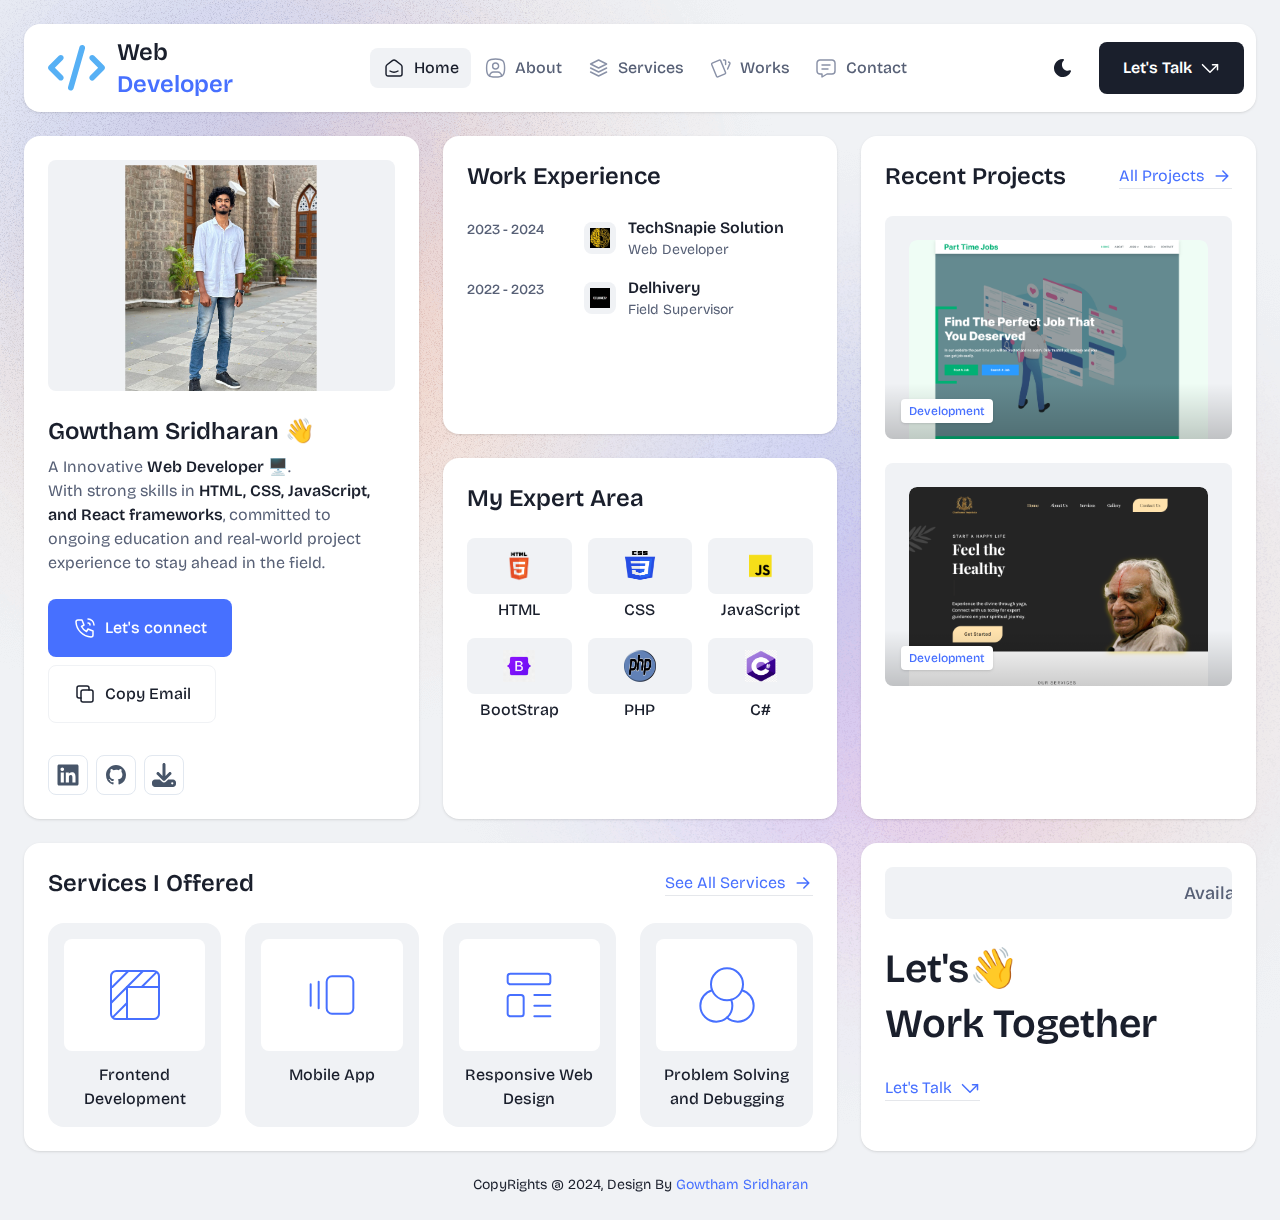
<file: index.html>
<!DOCTYPE html>
<html lang="en" class="h-full">

<head>
    <!-- Required meta tags -->
    <meta charset="UTF-8" />
    <meta name="viewport" content="width=device-width, initial-scale=1.0" />
    <meta http-equiv="X-UA-Compatible" content="ie=edge" />

    <!-- Title -->
    <title>Gowtham - portfolio</title>

    <!-- Favicon -->
    <link rel="icon" href="assets/img/favicon.svg" type="image/svg+xml">

    <!-- Fonts -->
    <link rel="preconnect" href="https://fonts.googleapis.com" />
    <link rel="preconnect" href="https://fonts.gstatic.com" crossorigin />
    <link
        href="https://fonts.googleapis.com/css2?family=Bricolage+Grotesque:opsz,wght@12..96,300;12..96,400;12..96,500;12..96,600;12..96,700&display=swap"
        rel="stylesheet" />

    <!-- Styles -->
    <link rel="stylesheet" type="text/css" href="./assets/css/swiper-bundle.min.css" />
    <link rel="stylesheet" type="text/css" href="./assets/css/venobox.min.css" />
    <link rel="stylesheet" type="text/css" href="./assets/css/style.css" />
</head>


<body class="relative h-screen overflow-y-auto overflow-x-hidden bg-light text-dark dark:bg-dark-2 dark:text-light">
    <div class="mx-auto flex max-w-screen-2xl flex-col justify-between gap-4 p-4 lg:gap-6 lg:p-6">
        <!-- Header -->
        <header class="sticky top-0 z-50">
            <div class="">
                <div
                    class="flex items-center justify-between rounded-2xl bg-white p-3 shadow dark:bg-black dark:shadow-dark">
                    <!-- Logo -->
                    <a href="index.html"
                        class="inline-flex items-center gap-3 px-3 text-2xl font-semibold text-dark dark:text-white" >
                        <svg xmlns="http://www.w3.org/2000/svg" viewBox="0 0 640 512">
                            <path fill="#56b0f5" d="M392.8 1.2c-17-4.9-34.7 5-39.6 22l-128 448c-4.9 17 5 34.7 22 39.6s34.7-5 39.6-22l128-448c4.9-17-5-34.7-22-39.6zm80.6 120.1c-12.5 12.5-12.5 32.8 0 45.3L562.7 256l-89.4 89.4c-12.5 12.5-12.5 32.8 0 45.3s32.8 12.5 45.3 0l112-112c12.5-12.5 12.5-32.8 0-45.3l-112-112c-12.5-12.5-32.8-12.5-45.3 0zm-306.7 0c-12.5-12.5-32.8-12.5-45.3 0l-112 112c-12.5 12.5-12.5 32.8 0 45.3l112 112c12.5 12.5 32.8 12.5 45.3 0s12.5-32.8 0-45.3L77.3 256l89.4-89.4c12.5-12.5 12.5-32.8 0-45.3z"/>
                        </svg>

                        <span> Web <span class="text-primary">Developer</span> </span>
                    </a>

                    <!-- Navigation menu -->
                    <ul class="hidden flex-1 flex-wrap items-center justify-center lg:flex">
                        <li class="group/menu-item active">
                            <a href="index.html"
                                class="group inline-flex items-center gap-2 rounded-lg px-3 py-2 text-center text-base font-medium text-muted transition hover:bg-light hover:text-dark group-[.active]/menu-item:bg-light group-[.active]/menu-item:text-dark dark:hover:bg-dark-2 dark:hover:text-white dark:group-[.active]/menu-item:bg-dark-2 dark:group-[.active]/menu-item:text-white">
                                <svg xmlns="http://www.w3.org/2000/svg" viewBox="0 0 20 20" fill="none"
                                    stroke="currentColor" stroke-linecap="round" stroke-linejoin="round"
                                    stroke-width="1.2"
                                    class="h-6 w-6 text-[#8991A7] transition group-hover:text-dark group-[.active]/menu-item:text-dark dark:group-hover:text-white dark:group-[.active]/menu-item:text-white">
                                    <path
                                        d="M15.833 7.258 11.39 3.802a2.222 2.222 0 0 0-2.728 0L4.216 7.258a2.22 2.22 0 0 0-.858 1.754v6a1.667 1.667 0 0 0 1.667 1.667h10a1.667 1.667 0 0 0 1.667-1.666v-6c0-.686-.317-1.334-.859-1.755Z" />
                                    <path d="M13.333 12.5c-1.841 1.11-4.826 1.11-6.667 0" />
                                </svg>
                                <span>Home</span>
                            </a>
                        </li>
                        <li class="group/menu-item ">
                            <a href="about.html"
                                class="group inline-flex items-center gap-2 rounded-lg px-3 py-2 text-center text-base font-medium text-muted transition hover:bg-light hover:text-dark group-[.active]/menu-item:bg-light group-[.active]/menu-item:text-dark dark:hover:bg-dark-2 dark:hover:text-white dark:group-[.active]/menu-item:bg-dark-2 dark:group-[.active]/menu-item:text-white">
                                <svg xmlns="http://www.w3.org/2000/svg" viewBox="0 0 20 20" fill="none"
                                    stroke="currentColor" stroke-linecap="round" stroke-linejoin="round"
                                    stroke-width="1.2"
                                    class="h-6 w-6 text-[#8991A7] transition group-hover:text-dark group-[.active]/menu-item:text-dark dark:group-hover:text-white dark:group-[.active]/menu-item:text-white">
                                    <path d="M10.5 10.833a2.5 2.5 0 1 0 0-5 2.5 2.5 0 0 0 0 5Z" />
                                    <path
                                        d="M10.5 2.5c6 0 7.5 1.5 7.5 7.5s-1.5 7.5-7.5 7.5S3 16 3 10s1.5-7.5 7.5-7.5Z" />
                                    <path
                                        d="M5.5 16.708v-.041a3.333 3.333 0 0 1 3.333-3.334h3.334a3.333 3.333 0 0 1 3.333 3.334v.041" />
                                </svg>
                                <span>About</span>
                            </a>
                        </li>
                        <li class="group/menu-item ">
                            <a href="services.html"
                                class="group inline-flex items-center gap-2 rounded-lg px-3 py-2 text-center text-base font-medium text-muted transition hover:bg-light hover:text-dark group-[.active]/menu-item:bg-light group-[.active]/menu-item:text-dark dark:hover:bg-dark-2 dark:hover:text-white dark:group-[.active]/menu-item:bg-dark-2 dark:group-[.active]/menu-item:text-white">
                                <svg xmlns="http://www.w3.org/2000/svg" viewBox="0 0 20 20" fill="none"
                                    stroke="currentColor" stroke-linecap="round" stroke-linejoin="round"
                                    stroke-width="1.2"
                                    class="h-6 w-6 text-[#8991A7] transition group-hover:text-dark group-[.active]/menu-item:text-dark dark:group-hover:text-white dark:group-[.active]/menu-item:text-white">
                                    <path
                                        d="M10.5 3.333 3.833 6.667 10.5 10l6.667-3.333L10.5 3.333ZM3.833 10l6.667 3.333L17.167 10M3.833 13.333l6.667 3.334 6.667-3.334" />
                                </svg>
                                <span>Services</span>
                            </a>
                        </li>
                        <li class="group/menu-item ">
                            <a href="portfolio.html"
                                class="group inline-flex items-center gap-2 rounded-lg px-3 py-2 text-center text-base font-medium text-muted transition hover:bg-light hover:text-dark group-[.active]/menu-item:bg-light group-[.active]/menu-item:text-dark dark:hover:bg-dark-2 dark:hover:text-white dark:group-[.active]/menu-item:bg-dark-2 dark:group-[.active]/menu-item:text-white">
                                <svg xmlns="http://www.w3.org/2000/svg" viewBox="0 0 20 20" fill="none"
                                    stroke="currentColor" stroke-linecap="round" stroke-linejoin="round"
                                    stroke-width="1.2"
                                    class="h-6 w-6 text-[#8991A7] transition group-hover:text-dark group-[.active]/menu-item:text-dark dark:group-hover:text-white dark:group-[.active]/menu-item:text-white">
                                    <path
                                        d="m3.503 5.998 5.949-2.591a.8.8 0 0 1 1.058.439l4.103 9.918a.834.834 0 0 1-.428 1.087l-5.948 2.59a.8.8 0 0 1-1.059-.438l-4.103-9.92a.833.833 0 0 1 .428-1.085ZM13 3.333h.833a.833.833 0 0 1 .834.834v2.916M17.167 5c.22.093.433.18.64.263a.833.833 0 0 1 .442 1.092l-1.915 4.478" />
                                </svg>
                                <span>Works</span>
                            </a>
                        </li>
                        
                        <li class="group/menu-item ">
                            <a href="contact.html"
                                class="group inline-flex items-center gap-2 rounded-lg px-3 py-2 text-center text-base font-medium text-muted transition hover:bg-light hover:text-dark group-[.active]/menu-item:bg-light group-[.active]/menu-item:text-dark dark:hover:bg-dark-2 dark:hover:text-white dark:group-[.active]/menu-item:bg-dark-2 dark:group-[.active]/menu-item:text-white">
                                <svg xmlns="http://www.w3.org/2000/svg" viewBox="0 0 20 20" fill="none"
                                    stroke="currentColor" stroke-linecap="round" stroke-linejoin="round"
                                    stroke-width="1.2"
                                    class="h-6 w-6 text-[#8991A7] transition group-hover:text-dark group-[.active]/menu-item:text-dark dark:group-hover:text-white dark:group-[.active]/menu-item:text-white">
                                    <path
                                        d="M6.667 7.5h6.666m-6.666 3.333h5M15 3.333a2.5 2.5 0 0 1 2.5 2.5V12.5A2.5 2.5 0 0 1 15 15h-4.167l-4.166 2.5V15H5a2.5 2.5 0 0 1-2.5-2.5V5.833a2.5 2.5 0 0 1 2.5-2.5h10Z" />
                                </svg>
                                <span>Contact</span>
                            </a>
                        </li>
                    </ul>

                    <!-- Header buttons -->
                    <div class="hidden items-center gap-4 lg:flex">
                        <!-- Theme appearance toggler -->
                        <div class="">
                            <button type="button"
                                class="hs-dark-mode group flex h-10 w-10 items-center justify-center rounded-lg text-center font-medium text-dark transition hover:bg-light hs-dark-mode-active:hidden dark:text-gray-400 dark:hover:text-gray-500"
                                data-hs-theme-click-value="dark">
                                <svg xmlns="http://www.w3.org/2000/svg" fill="currentColor" viewBox="0 0 24 24"
                                    class="h-6 w-6">
                                    <path
                                        d="M11.8 3a8.656 8.656 0 0 0-4.523 1.28A8.918 8.918 0 0 0 4.04 7.756a9.167 9.167 0 0 0 .44 9.24 8.863 8.863 0 0 0 3.553 3.137 8.633 8.633 0 0 0 4.624.824 8.69 8.69 0 0 0 4.381-1.723 8.973 8.973 0 0 0 2.892-3.78c.3-.738-.419-1.48-1.142-1.179a5.604 5.604 0 0 1-3.892.15 5.74 5.74 0 0 1-3.083-2.431 5.956 5.956 0 0 1-.848-3.886c.17-1.357.8-2.61 1.78-3.541l.069-.072c.485-.567.099-1.488-.668-1.488h-.234l-.06-.005L11.8 3Z" />
                                </svg>
                            </button>
                            <button type="button"
                                class="hs-dark-mode group hidden h-10 w-10 items-center justify-center rounded-lg text-center font-medium text-dark transition hover:bg-light hs-dark-mode-active:flex dark:text-[#FD7E41] dark:hover:bg-dark dark:hover:text-[#FD7E41]"
                                data-hs-theme-click-value="light">
                                <svg xmlns="http://www.w3.org/2000/svg" fill="currentColor" viewBox="0 0 20 20"
                                    class="h-6 w-6">
                                    <path
                                        d="M10 15.833a.833.833 0 0 1 .828.736l.005.098v.833a.833.833 0 0 1-1.66.097l-.006-.097v-.833a.833.833 0 0 1 .833-.834Zm5.26-1.741.08.069.582.583a.833.833 0 0 1-1.1 1.248l-.078-.07-.583-.583a.833.833 0 0 1 1.015-1.306l.085.059Zm-9.42.068a.833.833 0 0 1 .068 1.1l-.069.08-.583.582a.833.833 0 0 1-1.248-1.1l.07-.078.583-.583a.833.833 0 0 1 1.178 0ZM3.333 9.167a.833.833 0 0 1 .098 1.66l-.098.006H2.5a.833.833 0 0 1-.098-1.66l.098-.006h.833Zm14.167 0a.833.833 0 0 1 .098 1.66l-.098.006h-.833a.833.833 0 0 1-.098-1.66l.098-.006h.833ZM5.178 4.008l.078.07.583.583a.833.833 0 0 1-1.1 1.247l-.078-.069-.583-.583A.833.833 0 0 1 5.092 3.95l.086.058Zm10.744.069a.833.833 0 0 1 .07 1.1l-.07.079-.583.583a.833.833 0 0 1-1.247-1.1l.069-.078.583-.584a.833.833 0 0 1 1.178 0ZM10 1.667a.833.833 0 0 1 .828.736l.005.097v.833a.833.833 0 0 1-1.66.098l-.006-.098V2.5A.833.833 0 0 1 10 1.667Zm0 4.166a4.167 4.167 0 1 1-4.163 4.348L5.833 10l.004-.18A4.167 4.167 0 0 1 10 5.832Z" />
                                </svg>
                            </button>
                        </div>

                        <a href="contact.html"
                            class="inline-flex items-center gap-2 rounded-lg bg-dark px-6 py-4 text-center text-base font-semibold leading-tight text-white transition hover:bg-primary dark:bg-dark-2 dark:text-white dark:hover:bg-primary dark:hover:text-white">
                            <span>Let's Talk</span>
                            <svg xmlns="http://www.w3.org/2000/svg" fill="none" viewBox="0 0 20 20"
                                stroke="currentColor" stroke-linecap="round" stroke-linejoin="round" stroke-width="1.5"
                                class="h-5 w-5">
                                <path d="M17.5 11.667v-5h-5" />
                                <path d="m17.5 6.667-7.5 7.5-7.5-7.5" />
                            </svg>
                        </a>
                    </div>

                    <!-- Navigation toggler -->
                    <button type="button" class="text-dark transition dark:text-white/70 lg:hidden"
                        data-hs-overlay="#mobile-menu" aria-controls="mobile-menu" aria-label="Toggle navigation">
                        <span class="sr-only">Toggle Navigation</span>
                        <svg class="h-9 w-9 flex-shrink-0" fill="currentColor" viewBox="0 0 16 16">
                            <path fill-rule="evenodd"
                                d="M2.5 12a.5.5 0 0 1 .5-.5h10a.5.5 0 0 1 0 1H3a.5.5 0 0 1-.5-.5zm0-4a.5.5 0 0 1 .5-.5h10a.5.5 0 0 1 0 1H3a.5.5 0 0 1-.5-.5zm0-4a.5.5 0 0 1 .5-.5h10a.5.5 0 0 1 0 1H3a.5.5 0 0 1-.5-.5z" />
                        </svg>
                    </button>
                </div>
            </div>
        </header>
        <!-- Header end -->

        <!-- Mobile menu -->
        <div id="mobile-menu"
            class="hs-overlay fixed bottom-0 start-0 top-0 z-[60] hidden h-full w-64 -translate-x-full transform overflow-y-auto bg-white transition-all duration-300 hs-overlay-open:translate-x-0 dark:bg-black [&::-webkit-scrollbar-thumb]:rounded-full [&::-webkit-scrollbar-thumb]:bg-gray-300 [&::-webkit-scrollbar-track]:bg-gray-100 [&::-webkit-scrollbar]:w-2">
            <div class="flex h-full flex-col justify-between gap-5 p-5">
                <div class="">
                    <!-- Logo -->
                    <a href="index.html"
                        class="inline-flex items-center gap-3 px-3 text-2xl font-semibold text-dark dark:text-white">
                        <svg xmlns="http://www.w3.org/2000/svg" fill="none" viewBox="0 0 24 24" class="h-6 w-6">
                            <path fill="currentColor"
                                d="M0 1.5A1.5 1.5 0 0 1 1.5 0H9a1.5 1.5 0 0 1 1.5 1.5v21A1.5 1.5 0 0 1 9 24H1.5A1.5 1.5 0 0 1 0 22.5v-21Zm13.5 0A1.5 1.5 0 0 1 15 0h7.5A1.5 1.5 0 0 1 24 1.5V9a1.5 1.5 0 0 1-1.5 1.5H15A1.5 1.5 0 0 1 13.5 9V1.5Zm0 13.5a1.5 1.5 0 0 1 1.5-1.5h7.5A1.5 1.5 0 0 1 24 15v7.5a1.5 1.5 0 0 1-1.5 1.5H15a1.5 1.5 0 0 1-1.5-1.5V15Z" />
                        </svg>

                        <span> Web <span class="text-primary">Developer</span> </span>
                    </a>
                </div>

                <ul class="mt-4 flex flex-1 flex-col gap-2">
                    <li class="group/menu-item active">
                        <a href="index.html"
                            class="group inline-flex w-full items-center gap-2 rounded-lg px-3 py-2 text-center text-base font-medium text-muted transition hover:bg-light hover:text-dark group-[.active]/menu-item:bg-light group-[.active]/menu-item:text-dark dark:hover:bg-dark-2 dark:hover:text-white dark:group-[.active]/menu-item:bg-dark-2 dark:group-[.active]/menu-item:text-white">
                            <svg xmlns="http://www.w3.org/2000/svg" viewBox="0 0 20 20" fill="none"
                                stroke="currentColor" stroke-linecap="round" stroke-linejoin="round" stroke-width="1.2"
                                class="h-6 w-6 text-[#8991A7] transition group-hover:text-dark group-[.active]/menu-item:text-dark dark:group-hover:text-white dark:group-[.active]/menu-item:text-white">
                                <path
                                    d="M15.833 7.258 11.39 3.802a2.222 2.222 0 0 0-2.728 0L4.216 7.258a2.22 2.22 0 0 0-.858 1.754v6a1.667 1.667 0 0 0 1.667 1.667h10a1.667 1.667 0 0 0 1.667-1.666v-6c0-.686-.317-1.334-.859-1.755Z" />
                                <path d="M13.333 12.5c-1.841 1.11-4.826 1.11-6.667 0" />
                            </svg>
                            <span>Home</span>
                        </a>
                    </li>
                    <li class="group/menu-item ">
                        <a href="about.html"
                            class="group inline-flex w-full items-center gap-2 rounded-lg px-3 py-2 text-center text-base font-medium text-muted transition hover:bg-light hover:text-dark group-[.active]/menu-item:bg-light group-[.active]/menu-item:text-dark dark:hover:bg-dark-2 dark:hover:text-white dark:group-[.active]/menu-item:bg-dark-2 dark:group-[.active]/menu-item:text-white">
                            <svg xmlns="http://www.w3.org/2000/svg" viewBox="0 0 20 20" fill="none"
                                stroke="currentColor" stroke-linecap="round" stroke-linejoin="round" stroke-width="1.2"
                                class="h-6 w-6 text-[#8991A7] transition group-hover:text-dark group-[.active]/menu-item:text-dark dark:group-hover:text-white dark:group-[.active]/menu-item:text-white">
                                <path d="M10.5 10.833a2.5 2.5 0 1 0 0-5 2.5 2.5 0 0 0 0 5Z" />
                                <path d="M10.5 2.5c6 0 7.5 1.5 7.5 7.5s-1.5 7.5-7.5 7.5S3 16 3 10s1.5-7.5 7.5-7.5Z" />
                                <path
                                    d="M5.5 16.708v-.041a3.333 3.333 0 0 1 3.333-3.334h3.334a3.333 3.333 0 0 1 3.333 3.334v.041" />
                            </svg>
                            <span>About</span>
                        </a>
                    </li>
                    <li class="group/menu-item ">
                        <a href="services.html"
                            class="group inline-flex w-full items-center gap-2 rounded-lg px-3 py-2 text-center text-base font-medium text-muted transition hover:bg-light hover:text-dark group-[.active]/menu-item:bg-light group-[.active]/menu-item:text-dark dark:hover:bg-dark-2 dark:hover:text-white dark:group-[.active]/menu-item:bg-dark-2 dark:group-[.active]/menu-item:text-white">
                            <svg xmlns="http://www.w3.org/2000/svg" viewBox="0 0 20 20" fill="none"
                                stroke="currentColor" stroke-linecap="round" stroke-linejoin="round" stroke-width="1.2"
                                class="h-6 w-6 text-[#8991A7] transition group-hover:text-dark group-[.active]/menu-item:text-dark dark:group-hover:text-white dark:group-[.active]/menu-item:text-white">
                                <path
                                    d="M10.5 3.333 3.833 6.667 10.5 10l6.667-3.333L10.5 3.333ZM3.833 10l6.667 3.333L17.167 10M3.833 13.333l6.667 3.334 6.667-3.334" />
                            </svg>
                            <span>Services</span>
                        </a>
                    </li>
                    <li class="group/menu-item ">
                        <a href="portfolio.html"
                            class="group inline-flex w-full items-center gap-2 rounded-lg px-3 py-2 text-center text-base font-medium text-muted transition hover:bg-light hover:text-dark group-[.active]/menu-item:bg-light group-[.active]/menu-item:text-dark dark:hover:bg-dark-2 dark:hover:text-white dark:group-[.active]/menu-item:bg-dark-2 dark:group-[.active]/menu-item:text-white">
                            <svg xmlns="http://www.w3.org/2000/svg" viewBox="0 0 20 20" fill="none"
                                stroke="currentColor" stroke-linecap="round" stroke-linejoin="round" stroke-width="1.2"
                                class="h-6 w-6 text-[#8991A7] transition group-hover:text-dark group-[.active]/menu-item:text-dark dark:group-hover:text-white dark:group-[.active]/menu-item:text-white">
                                <path
                                    d="m3.503 5.998 5.949-2.591a.8.8 0 0 1 1.058.439l4.103 9.918a.834.834 0 0 1-.428 1.087l-5.948 2.59a.8.8 0 0 1-1.059-.438l-4.103-9.92a.833.833 0 0 1 .428-1.085ZM13 3.333h.833a.833.833 0 0 1 .834.834v2.916M17.167 5c.22.093.433.18.64.263a.833.833 0 0 1 .442 1.092l-1.915 4.478" />
                            </svg>
                            <span>Works</span>
                        </a>
                    </li>
                    
                    <li class="group/menu-item ">
                        <a href="contact.html"
                            class="group inline-flex w-full items-center gap-2 rounded-lg px-3 py-2 text-center text-base font-medium text-muted transition hover:bg-light hover:text-dark group-[.active]/menu-item:bg-light group-[.active]/menu-item:text-dark dark:hover:bg-dark-2 dark:hover:text-white dark:group-[.active]/menu-item:bg-dark-2 dark:group-[.active]/menu-item:text-white">
                            <svg xmlns="http://www.w3.org/2000/svg" viewBox="0 0 20 20" fill="none"
                                stroke="currentColor" stroke-linecap="round" stroke-linejoin="round" stroke-width="1.2"
                                class="h-6 w-6 text-[#8991A7] transition group-hover:text-dark group-[.active]/menu-item:text-dark dark:group-hover:text-white dark:group-[.active]/menu-item:text-white">
                                <path
                                    d="M6.667 7.5h6.666m-6.666 3.333h5M15 3.333a2.5 2.5 0 0 1 2.5 2.5V12.5A2.5 2.5 0 0 1 15 15h-4.167l-4.166 2.5V15H5a2.5 2.5 0 0 1-2.5-2.5V5.833a2.5 2.5 0 0 1 2.5-2.5h10Z" />
                            </svg>
                            <span>Contact</span>
                        </a>
                    </li>
                </ul>

                <div class="flex flex-col gap-3">
                    <button data-hs-theme-click-value="dark"
                        class="hs-dark-mode flex w-full items-center justify-start gap-2 rounded-lg px-4 py-2 text-center text-sm text-muted transition hover:bg-light hs-dark-mode-active:hidden dark:hover:bg-dark dark:hover:text-white">
                        <svg xmlns="http://www.w3.org/2000/svg" fill="currentColor" viewBox="0 0 24 24" class="h-6 w-6">
                            <path
                                d="M11.8 3a8.656 8.656 0 0 0-4.523 1.28A8.918 8.918 0 0 0 4.04 7.756a9.167 9.167 0 0 0 .44 9.24 8.863 8.863 0 0 0 3.553 3.137 8.633 8.633 0 0 0 4.624.824 8.69 8.69 0 0 0 4.381-1.723 8.973 8.973 0 0 0 2.892-3.78c.3-.738-.419-1.48-1.142-1.179a5.604 5.604 0 0 1-3.892.15 5.74 5.74 0 0 1-3.083-2.431 5.956 5.956 0 0 1-.848-3.886c.17-1.357.8-2.61 1.78-3.541l.069-.072c.485-.567.099-1.488-.668-1.488h-.234l-.06-.005L11.8 3Z" />
                        </svg>

                        <span>Change appearance</span>
                    </button>

                    <button data-hs-theme-click-value="light"
                        class="hs-dark-mode hidden w-full items-center justify-start gap-2 rounded-lg px-4 py-2 text-center text-sm text-muted transition hover:bg-light hs-dark-mode-active:flex dark:hover:bg-dark dark:hover:text-white">
                        <svg xmlns="http://www.w3.org/2000/svg" fill="currentColor" viewBox="0 0 24 24" class="h-6 w-6">
                            <path
                                d="M10 15.833a.833.833 0 0 1 .828.736l.005.098v.833a.833.833 0 0 1-1.66.097l-.006-.097v-.833a.833.833 0 0 1 .833-.834Zm5.26-1.741.08.069.582.583a.833.833 0 0 1-1.1 1.248l-.078-.07-.583-.583a.833.833 0 0 1 1.015-1.306l.085.059Zm-9.42.068a.833.833 0 0 1 .068 1.1l-.069.08-.583.582a.833.833 0 0 1-1.248-1.1l.07-.078.583-.583a.833.833 0 0 1 1.178 0ZM3.333 9.167a.833.833 0 0 1 .098 1.66l-.098.006H2.5a.833.833 0 0 1-.098-1.66l.098-.006h.833Zm14.167 0a.833.833 0 0 1 .098 1.66l-.098.006h-.833a.833.833 0 0 1-.098-1.66l.098-.006h.833ZM5.178 4.008l.078.07.583.583a.833.833 0 0 1-1.1 1.247l-.078-.069-.583-.583A.833.833 0 0 1 5.092 3.95l.086.058Zm10.744.069a.833.833 0 0 1 .07 1.1l-.07.079-.583.583a.833.833 0 0 1-1.247-1.1l.069-.078.583-.584a.833.833 0 0 1 1.178 0ZM10 1.667a.833.833 0 0 1 .828.736l.005.097v.833a.833.833 0 0 1-1.66.098l-.006-.098V2.5A.833.833 0 0 1 10 1.667Zm0 4.166a4.167 4.167 0 1 1-4.163 4.348L5.833 10l.004-.18A4.167 4.167 0 0 1 10 5.832Z" />
                        </svg>

                        <span>Change appearance</span>
                    </button>

                    <a href="contact.html"
                        class="inline-flex w-full items-center justify-center gap-2 rounded-lg bg-dark px-6 py-4 text-center text-base font-semibold leading-tight text-white transition hover:bg-primary dark:bg-dark-2 dark:text-white dark:hover:bg-primary dark:hover:text-white">
                        <span>Let's Talk</span>
                        <svg xmlns="http://www.w3.org/2000/svg" fill="none" viewBox="0 0 20 20" stroke="currentColor"
                            stroke-linecap="round" stroke-linejoin="round" stroke-width="1.5" class="h-5 w-5">
                            <path d="M17.5 11.667v-5h-5" />
                            <path d="m17.5 6.667-7.5 7.5-7.5-7.5" />
                        </svg>
                    </a>
                </div>
            </div>
        </div>


        <main class="grid grid-cols-1 gap-4 lg:grid-cols-3 lg:gap-6">
            <!-- Intro -->
            <div class="rounded-2xl bg-white p-6 shadow dark:bg-black dark:shadow-dark">
                <div class="aspect-6/4 overflow-hidden rounded-lg bg-light pt-4 text-center dark:bg-dark-2">
                    <img src="assets/img/profile-g.jpg" alt=""
                        class="inline-block h-full w-full scale-110 object-contain object-bottom" />
                </div>

                <div class="mt-6">
                    <h3 class="text-2xl font-semibold dark:text-light">Gowtham Sridharan 👋</h3>
                    <p class="mt-2 text-muted dark:text-light/70">
                        A Innovative
                        <span class="font-semibold text-dark dark:text-white">
                            Web Developer
                        </span>
                        🖥️.<br>
                        With strong skills in <span class="font-semibold text-dark dark:text-white"> HTML, CSS,
                            JavaScript, and React frameworks</span>, committed to ongoing education and real-world project
                        experience to stay ahead in the field.
                    </p>

                    <!-- CTA buttons -->
                    <div class="mt-6 flex flex-wrap gap-2">
                        <a href="tel:+91741821452"
                            class="inline-flex items-center gap-x-2 rounded-lg border border-transparent bg-primary px-6 py-4 font-medium text-white transition hover:bg-blue-600 focus:outline-none focus:ring disabled:pointer-events-none disabled:opacity-50"
                            onclick="handleClick(event)">
                            <svg xmlns="http://www.w3.org/2000/svg" viewBox="0 0 24 24" fill="none"
                                stroke="currentColor" stroke-linecap="round" stroke-linejoin="round" stroke-width="1.5"
                                class="h-6 w-6">
                                <path
                                    d="M5 4h4l2 5-2.5 1.5a11 11 0 0 0 5 5L15 13l5 2v4a2 2 0 0 1-2 2A16 16 0 0 1 3 6a2 2 0 0 1 2-2Zm10 3a2 2 0 0 1 2 2m-2-6a6 6 0 0 1 6 6" />
                            </svg>
                            <span>Let's connect</span>
                        </a>
                        <button type="button" data-clipboard-text="gowthamcr786@gmail.com" data-clipboard-action="copy"
                            data-clipboard-success-text="Copied to clipboard"
                            class="js-clipboard hs-tooltip inline-flex items-center gap-x-2 rounded-lg border border-light bg-transparent px-6 py-4 font-medium text-dark transition [--trigger:focus] hover:bg-light focus:outline-none focus:ring disabled:pointer-events-none disabled:opacity-50 dark:border-dark dark:text-light/70 dark:hover:bg-dark dark:hover:text-white">
                            <svg xmlns="http://www.w3.org/2000/svg" viewBox="0 0 24 24" fill="none"
                                stroke="currentColor" stroke-linecap="round" stroke-linejoin="round" stroke-width="1.5"
                                class="h-6 w-6">
                                <path d="M8 10a2 2 0 0 1 2-2h8a2 2 0 0 1 2 2v8a2 2 0 0 1-2 2h-8a2 2 0 0 1-2-2v-8Z" />
                                <path d="M16 8V6a2 2 0 0 0-2-2H6a2 2 0 0 0-2 2v8a2 2 0 0 0 2 2h2" />
                            </svg>
                            <span>Copy Email</span>

                            <span
                                class="hs-tooltip-content invisible z-10 hidden rounded-lg bg-gray-900 px-2 py-1 text-xs font-medium text-white opacity-0 shadow-sm transition-opacity hs-tooltip-shown:visible hs-tooltip-shown:opacity-100 dark:bg-slate-700"
                                role="tooltip">
                                Copied to clipboard
                            </span>
                        </button>
                    </div>

                    <!-- Social -->
                    <div class="mt-8 flex flex-wrap items-center gap-2">
                        <a href="#"
                            class="flex h-10 w-10 items-center justify-center rounded-lg border border-slate-200 bg-transparent text-center text-slate-600 transition hover:text-primary focus:outline-none focus:ring disabled:pointer-events-none disabled:opacity-50 dark:border-transparent dark:bg-dark-2 dark:text-slate-500 dark:hover:text-primary">
                            <svg xmlns="http://www.w3.org/2000/svg" viewBox="0 0 448 512" fill="currentColor"
                                class="h-6 w-6">
                                <path
                                    d="M416 32H31.9C14.3 32 0 46.5 0 64.3v383.4C0 465.5 14.3 480 31.9 480H416c17.6 0 32-14.5 32-32.3V64.3c0-17.8-14.4-32.3-32-32.3zM135.4 416H69V202.2h66.5V416zm-33.2-243c-21.3 0-38.5-17.3-38.5-38.5S80.9 96 102.2 96c21.2 0 38.5 17.3 38.5 38.5 0 21.3-17.2 38.5-38.5 38.5zm282.1 243h-66.4V312c0-24.8-.5-56.7-34.5-56.7-34.6 0-39.9 27-39.9 54.9V416h-66.4V202.2h63.7v29.2h.9c8.9-16.8 30.6-34.5 62.9-34.5 67.2 0 79.7 44.3 79.7 101.9V416z" />
                            </svg>
                        </a>
                        <a href="#"
                            class="flex h-10 w-10 items-center justify-center rounded-lg border border-slate-200 bg-transparent text-center text-slate-600 transition hover:text-primary focus:outline-none focus:ring disabled:pointer-events-none disabled:opacity-50 dark:border-transparent dark:bg-dark-2 dark:text-slate-500 dark:hover:text-primary">
                            <svg xmlns="http://www.w3.org/2000/svg" viewBox="0 0 24 24" fill="currentColor"
                                class="h-6 w-6">
                                <path
                                    d="M12 2C6.475 2 2 6.475 2 12a9.994 9.994 0 0 0 6.838 9.488c.5.087.687-.213.687-.476 0-.237-.013-1.024-.013-1.862-2.512.463-3.162-.612-3.362-1.175-.113-.288-.6-1.175-1.025-1.413-.35-.187-.85-.65-.013-.662.788-.013 1.35.725 1.538 1.025.9 1.512 2.338 1.087 2.912.825.088-.65.35-1.087.638-1.337-2.225-.25-4.55-1.113-4.55-4.938 0-1.088.387-1.987 1.025-2.688-.1-.25-.45-1.275.1-2.65 0 0 .837-.262 2.75 1.026a9.28 9.28 0 0 1 2.5-.338c.85 0 1.7.112 2.5.337 1.912-1.3 2.75-1.024 2.75-1.024.55 1.375.2 2.4.1 2.65.637.7 1.025 1.587 1.025 2.687 0 3.838-2.337 4.688-4.562 4.938.362.312.675.912.675 1.85 0 1.337-.013 2.412-.013 2.75 0 .262.188.574.688.474A10.016 10.016 0 0 0 22 12c0-5.525-4.475-10-10-10Z" />
                            </svg>
                        </a>
                        <a href="#"
                            class="flex h-10 w-10 items-center justify-center rounded-lg border border-slate-200 bg-transparent text-center text-slate-600 transition hover:text-primary focus:outline-none focus:ring disabled:pointer-events-none disabled:opacity-50 dark:border-transparent dark:bg-dark-2 dark:text-slate-500 dark:hover:text-primary">
                            <svg xmlns="http://www.w3.org/2000/svg" viewBox="0 0 512 512" fill="currentColor"
                                class="h-6 w-6">
                                <path
                                    d="M288 32c0-17.7-14.3-32-32-32s-32 14.3-32 32V274.7l-73.4-73.4c-12.5-12.5-32.8-12.5-45.3 0s-12.5 32.8 0 45.3l128 128c12.5 12.5 32.8 12.5 45.3 0l128-128c12.5-12.5 12.5-32.8 0-45.3s-32.8-12.5-45.3 0L288 274.7V32zM64 352c-35.3 0-64 28.7-64 64v32c0 35.3 28.7 64 64 64H448c35.3 0 64-28.7 64-64V416c0-35.3-28.7-64-64-64H346.5l-45.3 45.3c-25 25-65.5 25-90.5 0L165.5 352H64zm368 56a24 24 0 1 1 0 48 24 24 0 1 1 0-48z" />
                            </svg>
                        </a>
                    </div>
                </div>
            </div>

            <div class="grid grid-cols-1 gap-4 lg:gap-6">
                <!-- Work Experience -->
                <div class="group rounded-2xl bg-white px-6 pt-0 shadow dark:bg-black dark:shadow-dark">
                    <h3 class="relative z-10 bg-white pb-2 pt-6 text-2xl font-semibold dark:bg-black dark:text-light">
                        Work Experience
                    </h3>

                    <div
                        class="max-h-[200px] space-y-4 overflow-hidden pb-6 pt-4 [&::-webkit-scrollbar-thumb]:bg-gray-400 dark:[&::-webkit-scrollbar-thumb]:bg-slate-500 [&::-webkit-scrollbar-track]:bg-transparent [&::-webkit-scrollbar]:w-0">
                        <div class="animte-scrollY space-y-4 group-hover:[animation-play-state:paused]">
                            <div class="flex flex-col gap-1 md:flex-row md:gap-10">
                                <p class="mt-1 text-sm font-medium text-muted dark:text-light/70">
                                    2023 - 2024
                                </p>
                                <div class="flex items-center gap-3">
                                    <div
                                        class="grid h-8 w-8 shrink-0 place-content-center rounded-lg bg-light dark:bg-dark-2">
                                        <img src="assets/img/techsnapie.jpg" alt="" class="h-5 w-5" />
                                    </div>
                                    <div class="">
                                        <h6 class="text-base font-semibold text-dark dark:text-light/70">
                                            TechSnapie Solution
                                        </h6>
                                        <p class="text-sm text-muted">
                                            Web Developer
                                        </p>
                                    </div>
                                </div>
                            </div>
                            <div class="flex flex-col gap-1 md:flex-row md:gap-10">
                                <p class="mt-1 text-sm font-medium text-muted dark:text-light/70">
                                    2022 - 2023
                                </p>
                                <div class="flex items-center gap-3">
                                    <div
                                        class="grid h-8 w-8 shrink-0 place-content-center rounded-lg bg-light dark:bg-dark-2">
                                        <img src="assets/img/delhivery.png" alt="" class="h-5 w-5" />
                                    </div>
                                    <div class="">
                                        <h6 class="text-base font-semibold text-dark dark:text-light/70">
                                            Delhivery
                                        </h6>
                                        <p class="text-sm text-muted">Field Supervisor</p>
                                    </div>
                                </div>
                            </div>
                            
                            
                        </div>

                        <div class="animate-scrollY space-y-4 group-hover:[animation-play-state:paused]">
                            
                            
                            
                            
                        </div>
                    </div>
                </div>

                <!-- Expertise -->
                <div class="rounded-2xl bg-white p-6 shadow dark:bg-black dark:shadow-dark">
                    <h3 class="text-2xl font-semibold dark:text-light">My Expert Area</h3>

                    <div class="mt-6 grid grid-cols-2 gap-4 md:grid-cols-3">
                        <div class="text-center">
                            <div class="grid place-content-center rounded-lg bg-light p-3 dark:bg-dark-2">
                                <img src="assets/img/html.png" alt="" class="h-8 w-8" />
                            </div>
                            <p class="mt-1 text-base font-medium text-dark dark:text-light/70">
                                HTML
                            </p>
                        </div>
                        <div class="text-center">
                            <div class="grid place-content-center rounded-lg bg-light p-3 dark:bg-dark-2">
                                <img src="assets/img/CSS.png" alt="" class="h-8 w-8" />
                            </div>
                            <p class="mt-1 text-base font-medium text-dark dark:text-light/70">
                                CSS
                            </p>
                        </div>
                        <div class="text-center">
                            <div class="grid place-content-center rounded-lg bg-light p-3 dark:bg-dark-2">
                                <img src="assets/img/js.png" alt="" class="h-8 w-8" />
                            </div>
                            <p class="mt-1 text-base font-medium text-dark dark:text-light/70">
                                JavaScript
                            </p>
                        </div>
                        <div class="text-center">
                            <div class="grid place-content-center rounded-lg bg-light p-3 dark:bg-dark-2">
                                <img src="assets/img/bstap.png" alt="" class="h-8 w-8" />
                            </div>
                            <p class="mt-1 text-base font-medium text-dark dark:text-light/70">
                                BootStrap
                            </p>
                        </div>
                        <div class="text-center">
                            <div class="grid place-content-center rounded-lg bg-light p-3 dark:bg-dark-2">
                                <img src="assets/img/php.png" alt="" class="h-8 w-8" />
                            </div>
                            <p class="mt-1 text-base font-medium text-dark dark:text-light/70">
                                PHP
                            </p>
                        </div>
                        <div class="text-center">
                            <div class="grid place-content-center rounded-lg bg-light p-3 dark:bg-dark-2">
                                <img src="assets/img/csharp.png" alt="" class="h-8 w-8" />
                            </div>
                            <p class="mt-1 text-base font-medium text-dark dark:text-light/70">
                                C#
                            </p>
                        </div>
                    </div>
                </div>
            </div>

            <!-- Projects -->
            <div class="rounded-2xl bg-white p-6 shadow dark:bg-black dark:shadow-dark">
                <div class="flex flex-wrap items-center justify-between gap-2">
                    <h3 class="text-2xl font-semibold dark:text-light">Recent Projects</h3>
                    <a href="portfolio.html"
                        class="inline-flex items-center justify-center gap-2 border-b text-center text-base text-primary transition hover:border-b-primary dark:border-b-muted dark:hover:border-b-primary">
                        <span>All Projects</span>
                        <svg xmlns="http://www.w3.org/2000/svg" viewBox="0 0 20 20" fill="none" stroke="currentColor"
                            stroke-linecap="round" stroke-linejoin="round" stroke-width="1.5" class="h-5 w-5">
                            <path d="M4.167 10h11.666m-4.999 5 5-5m-5-5 5 5" />
                        </svg>
                    </a>
                </div>

                <div class="mt-6 space-y-6">
                    <div
                        class="group relative overflow-hidden rounded-lg bg-light p-4 pb-0 dark:bg-dark-2 md:p-6 md:pb-0">
                        <div class="relative aspect-6/4 overflow-hidden rounded-t-lg">
                            <img src="assets/img/part1.png" alt=""
                                class="h-full w-full rounded-t-lg object-cover object-top transition" />

                            <a href="assets/img/part1.png" data-gall="project-gallry-1"
                                class="project-gallery-link absolute left-1/2 top-1/2 grid h-10 w-10 -translate-x-1/2 -translate-y-1/2 place-content-center rounded-full bg-white text-primary shadow-lg transition lg:invisible lg:-translate-y-[40%] lg:opacity-0 lg:group-hover:visible lg:group-hover:-translate-y-1/2 lg:group-hover:opacity-100">
                                <svg xmlns="http://www.w3.org/2000/svg" viewBox="0 0 20 20" fill="none"
                                    stroke="currentColor" stroke-linecap="round" stroke-linejoin="round"
                                    stroke-width="1.5" class="h-6 w-6">
                                    <path d="M10 4.167v11.666M4.167 10h11.666" />
                                </svg>
                            </a>
                            <a href="assets/img/part2.png" data-gall="project-gallry-1"
                                class="project-gallery-link absolute left-1/2 top-1/2 grid h-10 w-10 -translate-x-1/2 -translate-y-1/2 place-content-center rounded-full bg-white text-primary shadow-lg transition lg:invisible lg:-translate-y-[40%] lg:opacity-0 lg:group-hover:visible lg:group-hover:-translate-y-1/2 lg:group-hover:opacity-100">
                                <svg xmlns="http://www.w3.org/2000/svg" viewBox="0 0 20 20" fill="none"
                                    stroke="currentColor" stroke-linecap="round" stroke-linejoin="round"
                                    stroke-width="1.5" class="h-6 w-6">
                                    <path d="M10 4.167v11.666M4.167 10h11.666" />
                                </svg>
                            </a>
                            <a href="assets/img/part3.png" data-gall="project-gallry-1"
                                class="project-gallery-link absolute left-1/2 top-1/2 grid h-10 w-10 -translate-x-1/2 -translate-y-1/2 place-content-center rounded-full bg-white text-primary shadow-lg transition lg:invisible lg:-translate-y-[40%] lg:opacity-0 lg:group-hover:visible lg:group-hover:-translate-y-1/2 lg:group-hover:opacity-100">
                                <svg xmlns="http://www.w3.org/2000/svg" viewBox="0 0 20 20" fill="none"
                                    stroke="currentColor" stroke-linecap="round" stroke-linejoin="round"
                                    stroke-width="1.5" class="h-6 w-6">
                                    <path d="M10 4.167v11.666M4.167 10h11.666" />
                                </svg>
                            </a>
                            <a href="assets/img/part4.png" data-gall="project-gallry-1"
                                class="project-gallery-link absolute left-1/2 top-1/2 grid h-10 w-10 -translate-x-1/2 -translate-y-1/2 place-content-center rounded-full bg-white text-primary shadow-lg transition lg:invisible lg:-translate-y-[40%] lg:opacity-0 lg:group-hover:visible lg:group-hover:-translate-y-1/2 lg:group-hover:opacity-100">
                                <svg xmlns="http://www.w3.org/2000/svg" viewBox="0 0 20 20" fill="none"
                                    stroke="currentColor" stroke-linecap="round" stroke-linejoin="round"
                                    stroke-width="1.5" class="h-6 w-6">
                                    <path d="M10 4.167v11.666M4.167 10h11.666" />
                                </svg>
                            </a>

                        </div>

                        <div
                            class="absolute inset-x-0 bottom-0 flex flex-wrap gap-2 bg-gradient-to-t from-black/20 p-4">
                            <span class="rounded bg-white px-2 py-1 text-xs font-medium text-primary shadow">
                                Development
                            </span>
                        </div>
                    </div>
                    <div
                        class="group relative overflow-hidden rounded-lg bg-light p-4 pb-0 dark:bg-dark-2 md:p-6 md:pb-0">
                        <div class="relative aspect-6/4 overflow-hidden rounded-t-lg">
                            <img src="assets/img/chai1.png" alt=""
                                class="h-full w-full rounded-t-lg object-cover object-top transition" />

                            <a href="assets/img/chai4.png" data-gall="project-gallry-2"
                                class="project-gallery-link absolute left-1/2 top-1/2 grid h-10 w-10 -translate-x-1/2 -translate-y-1/2 place-content-center rounded-full bg-white text-primary shadow-lg transition lg:invisible lg:-translate-y-[40%] lg:opacity-0 lg:group-hover:visible lg:group-hover:-translate-y-1/2 lg:group-hover:opacity-100">
                                <svg xmlns="http://www.w3.org/2000/svg" viewBox="0 0 20 20" fill="none"
                                    stroke="currentColor" stroke-linecap="round" stroke-linejoin="round"
                                    stroke-width="1.5" class="h-6 w-6">
                                    <path d="M10 4.167v11.666M4.167 10h11.666" />
                                </svg>
                            </a>
                            <a href="assets/img/chai3.png" data-gall="project-gallry-2"
                                class="project-gallery-link absolute left-1/2 top-1/2 grid h-10 w-10 -translate-x-1/2 -translate-y-1/2 place-content-center rounded-full bg-white text-primary shadow-lg transition lg:invisible lg:-translate-y-[40%] lg:opacity-0 lg:group-hover:visible lg:group-hover:-translate-y-1/2 lg:group-hover:opacity-100">
                                <svg xmlns="http://www.w3.org/2000/svg" viewBox="0 0 20 20" fill="none"
                                    stroke="currentColor" stroke-linecap="round" stroke-linejoin="round"
                                    stroke-width="1.5" class="h-6 w-6">
                                    <path d="M10 4.167v11.666M4.167 10h11.666" />
                                </svg>
                            </a>
                            <a href="assets/img/chai2.png" data-gall="project-gallry-2"
                                class="project-gallery-link absolute left-1/2 top-1/2 grid h-10 w-10 -translate-x-1/2 -translate-y-1/2 place-content-center rounded-full bg-white text-primary shadow-lg transition lg:invisible lg:-translate-y-[40%] lg:opacity-0 lg:group-hover:visible lg:group-hover:-translate-y-1/2 lg:group-hover:opacity-100">
                                <svg xmlns="http://www.w3.org/2000/svg" viewBox="0 0 20 20" fill="none"
                                    stroke="currentColor" stroke-linecap="round" stroke-linejoin="round"
                                    stroke-width="1.5" class="h-6 w-6">
                                    <path d="M10 4.167v11.666M4.167 10h11.666" />
                                </svg>
                            </a>
                            <a href="assets/img/chai1.png" data-gall="project-gallry-2"
                                class="project-gallery-link absolute left-1/2 top-1/2 grid h-10 w-10 -translate-x-1/2 -translate-y-1/2 place-content-center rounded-full bg-white text-primary shadow-lg transition lg:invisible lg:-translate-y-[40%] lg:opacity-0 lg:group-hover:visible lg:group-hover:-translate-y-1/2 lg:group-hover:opacity-100">
                                <svg xmlns="http://www.w3.org/2000/svg" viewBox="0 0 20 20" fill="none"
                                    stroke="currentColor" stroke-linecap="round" stroke-linejoin="round"
                                    stroke-width="1.5" class="h-6 w-6">
                                    <path d="M10 4.167v11.666M4.167 10h11.666" />
                                </svg>
                            </a>
                        </div>

                        <div
                            class="absolute inset-x-0 bottom-0 flex flex-wrap gap-2 bg-gradient-to-t from-black/20 p-4">
                            <span class="rounded bg-white px-2 py-1 text-xs font-medium text-primary shadow">
                                Development
                            </span>
                        </div>
                    </div>
                </div>
            </div>

            <!-- Services -->
            <div class="rounded-2xl bg-white p-6 shadow dark:bg-black dark:shadow-dark lg:col-span-2">
                <div class="flex flex-wrap items-center justify-between gap-2">
                    <h3 class="text-2xl font-semibold dark:text-light">Services I Offered</h3>
                    <a href="services.html"
                        class="inline-flex items-center justify-center gap-2 border-b text-center text-base text-primary transition hover:border-b-primary dark:border-b-muted dark:hover:border-b-primary">
                        <span>See All Services</span>
                        <svg xmlns="http://www.w3.org/2000/svg" viewBox="0 0 20 20" fill="none" stroke="currentColor"
                            stroke-linecap="round" stroke-linejoin="round" stroke-width="1.5" class="h-5 w-5">
                            <path d="M4.167 10h11.666m-4.999 5 5-5m-5-5 5 5" />
                        </svg>
                    </a>
                </div>

                <div class="mt-6 grid grid-cols-2 gap-6 md:grid-cols-4">
                    <div class="rounded-2xl bg-light p-2 text-center dark:bg-dark-2 md:p-4">
                        <div class="grid place-content-center rounded-lg bg-white p-6 dark:bg-black">
                            <svg xmlns="http://www.w3.org/2000/svg" viewBox="0 0 64 64" fill="none"
                                stroke="currentColor" stroke-linecap="round" stroke-linejoin="round" stroke-width="2"
                                class="h-12 w-12 text-primary lg:h-16 lg:w-16">
                                <path
                                    d="M8 13.333A5.333 5.333 0 0 1 13.333 8h37.334A5.333 5.333 0 0 1 56 13.333v37.334A5.333 5.333 0 0 1 50.667 56H13.333A5.333 5.333 0 0 1 8 50.667V13.333ZM40 8 8 40M25.334 8l-16 16M53.333 9.333 38.667 24M24 40 10.666 53.333" />
                                <path d="M56 24H24v32" />
                            </svg>
                        </div>
                        <p class="mt-3 text-base font-medium text-dark dark:text-light/70">
                            Frontend Development
                        </p>
                    </div>
                    <div class="rounded-2xl bg-light p-2 text-center dark:bg-dark-2 md:p-4">
                        <div class="grid place-content-center rounded-lg bg-white p-6 dark:bg-black">
                            <svg xmlns="http://www.w3.org/2000/svg" viewBox="0 0 64 64" fill="none"
                                stroke="currentColor" stroke-linecap="round" stroke-linejoin="round" stroke-width="2"
                                class="h-12 w-12 text-primary lg:h-16 lg:w-16">
                                <path
                                    d="M26.666 18.667A5.333 5.333 0 0 1 32 13.333h16a5.333 5.333 0 0 1 5.333 5.334v26.666A5.333 5.333 0 0 1 48 50.667H32a5.333 5.333 0 0 1-5.334-5.334V18.667Zm-8 0v26.666m-8-24v21.334" />
                            </svg>
                        </div>
                        <p class="mt-3 text-base font-medium text-dark dark:text-light/70">
                            Mobile App
                        </p>
                    </div>
                    <div class="rounded-2xl bg-light p-2 text-center dark:bg-dark-2 md:p-4">
                        <div class="grid place-content-center rounded-lg bg-white p-6 dark:bg-black">
                            <svg xmlns="http://www.w3.org/2000/svg" viewBox="0 0 64 64" fill="none"
                                stroke="currentColor" stroke-linecap="round" stroke-linejoin="round" stroke-width="2"
                                class="h-12 w-12 text-primary lg:h-16 lg:w-16">
                                <path
                                    d="M10.666 13.333a2.667 2.667 0 0 1 2.667-2.666h37.334a2.667 2.667 0 0 1 2.666 2.666v5.334a2.667 2.667 0 0 1-2.666 2.666H13.332a2.666 2.666 0 0 1-2.667-2.666v-5.334Zm0 21.334A2.667 2.667 0 0 1 13.333 32H24a2.667 2.667 0 0 1 2.666 2.667v16A2.667 2.667 0 0 1 24 53.333H13.333a2.666 2.666 0 0 1-2.667-2.666v-16ZM37.334 32h16m-16 10.667h16m-16 10.666h16" />
                            </svg>
                        </div>
                        <p class="mt-3 text-base font-medium text-dark dark:text-light/70">
                            Responsive Web Design
                        </p>
                    </div>
                    <div class="rounded-2xl bg-light p-2 text-center dark:bg-dark-2 md:p-4">
                        <div class="grid place-content-center rounded-lg bg-white p-6 dark:bg-black">
                            <svg xmlns="http://www.w3.org/2000/svg" viewBox="0 0 64 64" fill="none"
                                stroke="currentColor" stroke-linecap="round" stroke-linejoin="round" stroke-width="2"
                                class="h-12 w-12 text-primary lg:h-16 lg:w-16">
                                <path
                                    d="M36.214 36.773a15.982 15.982 0 0 1 1.12 5.894A15.86 15.86 0 0 1 32 54.56a15.814 15.814 0 0 1-10.666 4.107c-8.827 0-16-7.174-16-16 0-7.36 5.013-13.6 11.786-15.44" />
                                <path
                                    d="M46.88 27.227c6.773 1.84 11.787 8.08 11.787 15.44 0 8.826-7.174 16-16 16A15.814 15.814 0 0 1 32 54.56" />
                                <path d="M16 21.333a16 16 0 1 0 32 0 16 16 0 0 0-32 0Z" />
                            </svg>
                        </div>
                        <p class="mt-3 text-base font-medium text-dark dark:text-light/70">
                            Problem Solving and Debugging
                        </p>
                    </div>
                </div>
            </div>

            <!-- Contact -->
            <div class="rounded-2xl bg-white p-6 shadow dark:bg-black dark:shadow-dark">
                <marquee behavior="scroll" direction="left"
                    class="overflow-hidden text-nowrap rounded-lg bg-light p-3 text-lg font-medium text-muted dark:bg-dark-2">
                    Available For Hire 🚀 Crafting Digital Experiences 🎨 Available For Hire 🚀
                    Crafting Digital Experiences 🎨
                </marquee>

                <h2 class="mt-4 text-[40px] font-semibold leading-snug text-dark dark:text-light">
                    Let's👋 <br />
                    Work Together
                </h2>

                <a href="contact.html"
                    class="mt-6 inline-flex items-center justify-center gap-2 border-b text-center text-base text-primary transition hover:border-b-primary dark:border-b-muted dark:hover:border-b-primary">
                    <span>Let's Talk</span>
                    <svg xmlns="http://www.w3.org/2000/svg" viewBox="0 0 20 20" fill="none" stroke="currentColor"
                        stroke-linecap="round" stroke-linejoin="round" stroke-width="1.5" class="h-5 w-5">
                        <path d="M17.5 11.667v-5h-5" />
                        <path d="m17.5 6.667-7.5 7.5-7.5-7.5" />
                    </svg>
                </a>
            </div>
        </main>

        <!-- Footer -->
        <footer class="text-center">
            <p class="text-sm dark:text-light/70">
                CopyRights @ 2024, Design By
                <a href="#"
                    class="inline-block border-b border-b-transparent text-primary transition hover:border-b-primary hover:text-blue-600">
                    Gowtham Sridharan
                </a>
            </p>
        </footer>
    </div>

    <div class="shapes">
        <div class="fixed -left-1/2 -top-1/2 -z-10 animate-spin-very-slow xl:-left-[20%] xl:-top-1/3">
            <img src="assets/img/gradient-1.png" alt="" class="" />
        </div>

        <div class="fixed -right-[50%] top-[10%] -z-10 animate-spin-very-slow xl:-right-[15%] xl:top-[10%]">
            <img src="assets/img/gradient-2.png" alt="" class="" />
        </div>

        <div class="move-with-cursor fixed left-[10%] top-[20%] -z-10">
            <img src="assets/img/object-3d-1.png" alt="" class="" />
        </div>

        <div class="move-with-cursor fixed bottom-[20%] right-[10%] -z-10">
            <img src="assets/img/object-3d-2.png" alt="" class="" />
        </div>
    </div>

    <script src="./assets/js/preline.js"></script>
    <script src="./assets/js/swiper-bundle.min.js"></script>
    <script src="./assets/js/venobox.min.js"></script>
    <script src="./assets/js/clipboard.min.js"></script>
    <script src="./assets/js/main.js"></script>

</body>

</html>
</file>
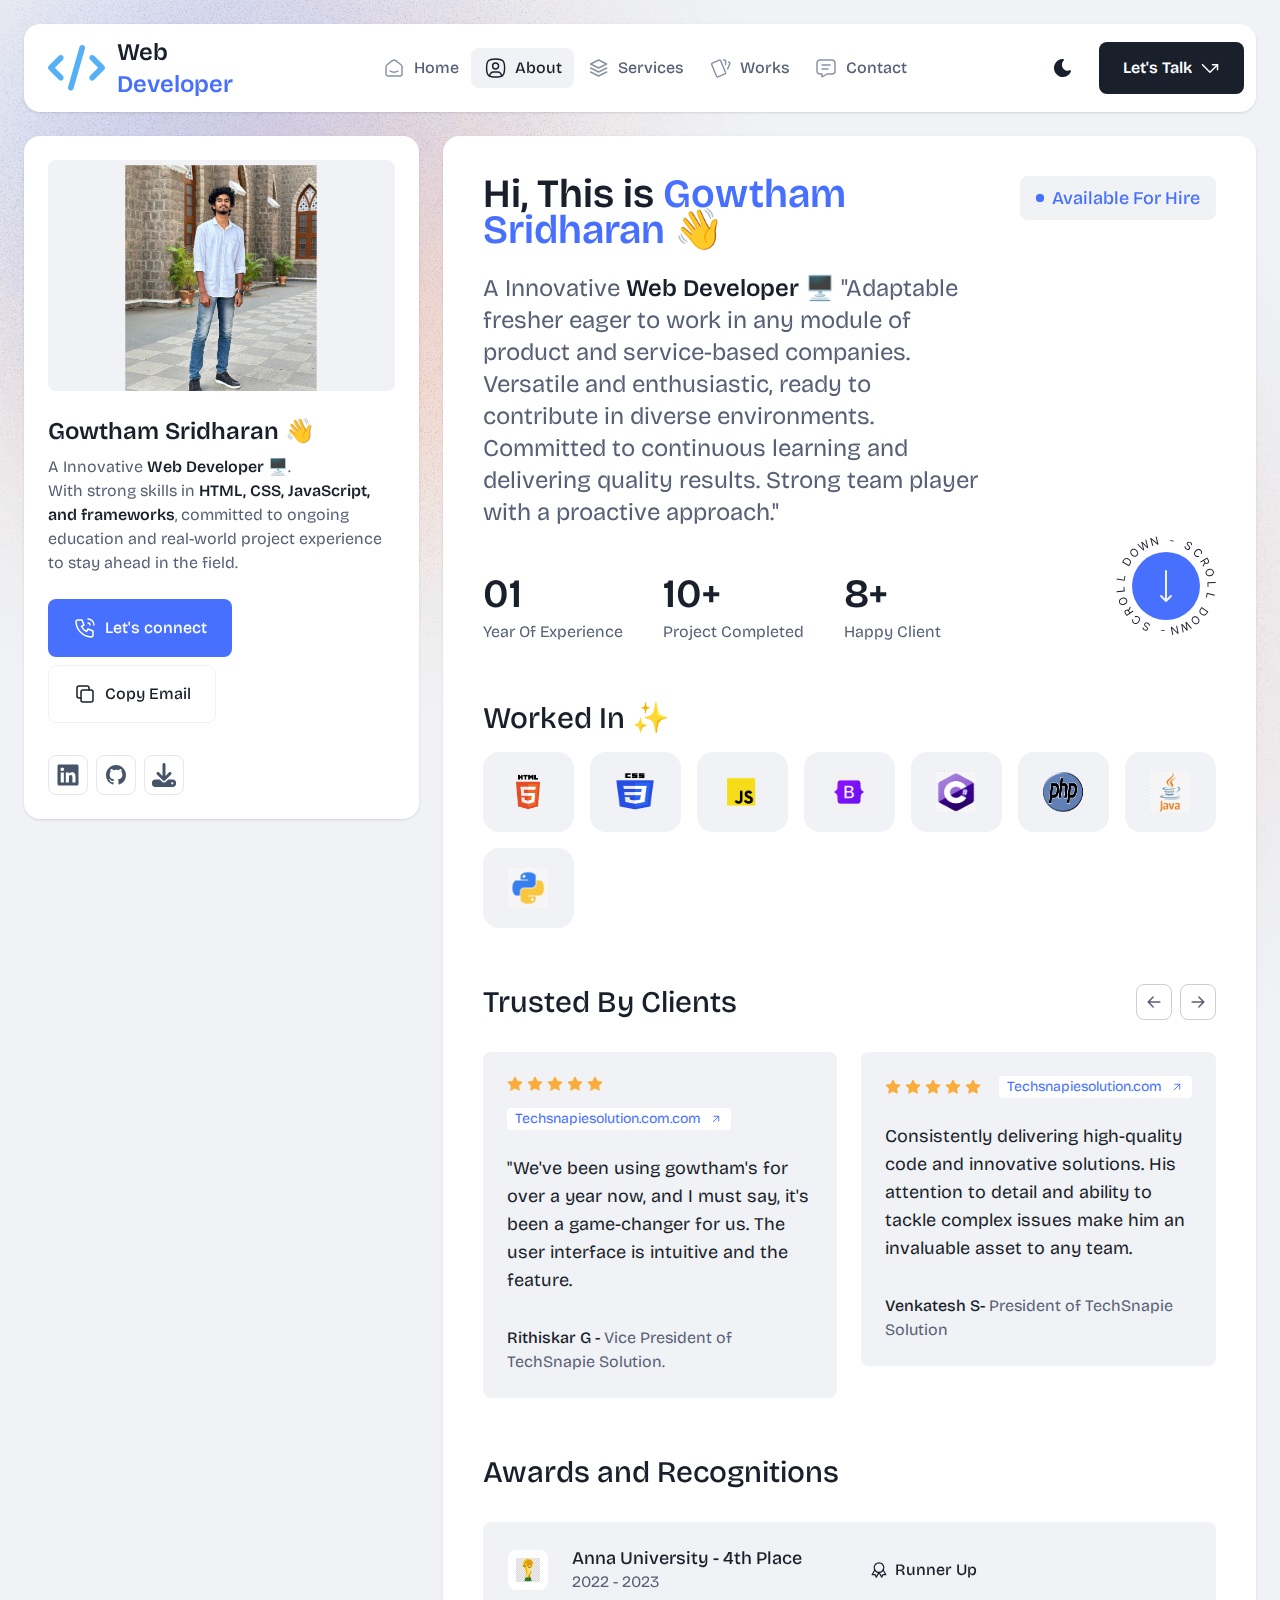
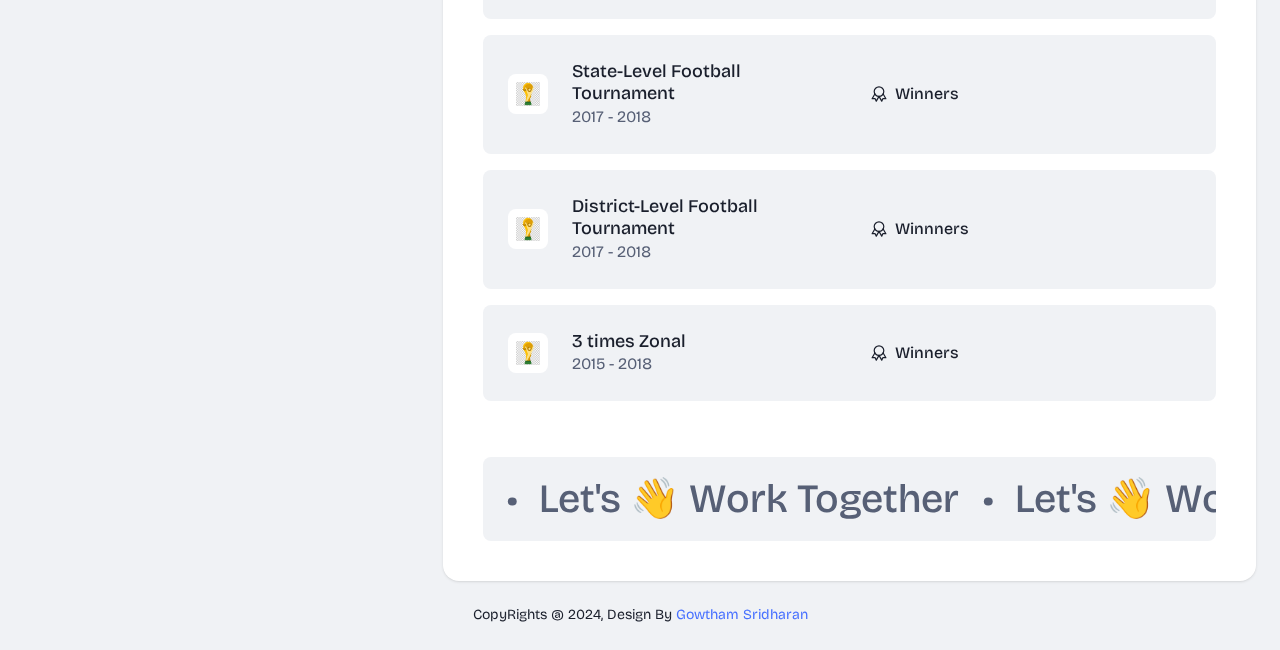
<file: about.html>
<!DOCTYPE html>
<html lang="en" class="h-full">

<head>
    <!-- Required meta tags -->
    <meta charset="UTF-8" />
    <meta name="viewport" content="width=device-width, initial-scale=1.0" />
    <meta http-equiv="X-UA-Compatible" content="ie=edge" />

    <!-- Title -->
    <title></title>

    <!-- Favicon -->
    <link rel="icon" href="assets/img/favicon.svg" type="image/svg+xml">

    <!-- Fonts -->
    <link rel="preconnect" href="https://fonts.googleapis.com" />
    <link rel="preconnect" href="https://fonts.gstatic.com" crossorigin />
    <link
        href="https://fonts.googleapis.com/css2?family=Bricolage+Grotesque:opsz,wght@12..96,300;12..96,400;12..96,500;12..96,600;12..96,700&display=swap"
        rel="stylesheet" />

    <!-- Styles -->
    <link rel="stylesheet" type="text/css" href="./assets/css/swiper-bundle.min.css" />
    <link rel="stylesheet" type="text/css" href="./assets/css/venobox.min.css" />
    <link rel="stylesheet" type="text/css" href="./assets/css/style.css" />
</head>


<body class="relative h-screen overflow-y-auto overflow-x-hidden bg-light text-dark dark:bg-dark-2 dark:text-light">
    <div class="mx-auto flex max-w-screen-2xl flex-col justify-between gap-4 p-4 lg:gap-6 lg:p-6">
        <!-- Header -->
        <header class="sticky top-0 z-50">
            <div class="">
                <div
                    class="flex items-center justify-between rounded-2xl bg-white p-3 shadow dark:bg-black dark:shadow-dark">
                    <!-- Logo -->
                    <a href="index.html"
                        class="inline-flex items-center gap-3 px-3 text-2xl font-semibold text-dark dark:text-white">
                        <svg xmlns="http://www.w3.org/2000/svg" viewBox="0 0 640 512">
                            <path fill="#56b0f5" d="M392.8 1.2c-17-4.9-34.7 5-39.6 22l-128 448c-4.9 17 5 34.7 22 39.6s34.7-5 39.6-22l128-448c4.9-17-5-34.7-22-39.6zm80.6 120.1c-12.5 12.5-12.5 32.8 0 45.3L562.7 256l-89.4 89.4c-12.5 12.5-12.5 32.8 0 45.3s32.8 12.5 45.3 0l112-112c12.5-12.5 12.5-32.8 0-45.3l-112-112c-12.5-12.5-32.8-12.5-45.3 0zm-306.7 0c-12.5-12.5-32.8-12.5-45.3 0l-112 112c-12.5 12.5-12.5 32.8 0 45.3l112 112c12.5 12.5 32.8 12.5 45.3 0s12.5-32.8 0-45.3L77.3 256l89.4-89.4c12.5-12.5 12.5-32.8 0-45.3z"/>
                        </svg>

                        <span> Web <span class="text-primary">Developer</span> </span>
                    </a>

                    <!-- Navigation menu -->
                    <ul class="hidden flex-1 flex-wrap items-center justify-center lg:flex">
                        <li class="group/menu-item ">
                            <a href="index.html"
                                class="group inline-flex items-center gap-2 rounded-lg px-3 py-2 text-center text-base font-medium text-muted transition hover:bg-light hover:text-dark group-[.active]/menu-item:bg-light group-[.active]/menu-item:text-dark dark:hover:bg-dark-2 dark:hover:text-white dark:group-[.active]/menu-item:bg-dark-2 dark:group-[.active]/menu-item:text-white">
                                <svg xmlns="http://www.w3.org/2000/svg" viewBox="0 0 20 20" fill="none"
                                    stroke="currentColor" stroke-linecap="round" stroke-linejoin="round"
                                    stroke-width="1.2"
                                    class="h-6 w-6 text-[#8991A7] transition group-hover:text-dark group-[.active]/menu-item:text-dark dark:group-hover:text-white dark:group-[.active]/menu-item:text-white">
                                    <path
                                        d="M15.833 7.258 11.39 3.802a2.222 2.222 0 0 0-2.728 0L4.216 7.258a2.22 2.22 0 0 0-.858 1.754v6a1.667 1.667 0 0 0 1.667 1.667h10a1.667 1.667 0 0 0 1.667-1.666v-6c0-.686-.317-1.334-.859-1.755Z" />
                                    <path d="M13.333 12.5c-1.841 1.11-4.826 1.11-6.667 0" />
                                </svg>
                                <span>Home</span>
                            </a>
                        </li>
                        <li class="group/menu-item active">
                            <a href="about.html"
                                class="group inline-flex items-center gap-2 rounded-lg px-3 py-2 text-center text-base font-medium text-muted transition hover:bg-light hover:text-dark group-[.active]/menu-item:bg-light group-[.active]/menu-item:text-dark dark:hover:bg-dark-2 dark:hover:text-white dark:group-[.active]/menu-item:bg-dark-2 dark:group-[.active]/menu-item:text-white">
                                <svg xmlns="http://www.w3.org/2000/svg" viewBox="0 0 20 20" fill="none"
                                    stroke="currentColor" stroke-linecap="round" stroke-linejoin="round"
                                    stroke-width="1.2"
                                    class="h-6 w-6 text-[#8991A7] transition group-hover:text-dark group-[.active]/menu-item:text-dark dark:group-hover:text-white dark:group-[.active]/menu-item:text-white">
                                    <path d="M10.5 10.833a2.5 2.5 0 1 0 0-5 2.5 2.5 0 0 0 0 5Z" />
                                    <path
                                        d="M10.5 2.5c6 0 7.5 1.5 7.5 7.5s-1.5 7.5-7.5 7.5S3 16 3 10s1.5-7.5 7.5-7.5Z" />
                                    <path
                                        d="M5.5 16.708v-.041a3.333 3.333 0 0 1 3.333-3.334h3.334a3.333 3.333 0 0 1 3.333 3.334v.041" />
                                </svg>
                                <span>About</span>
                            </a>
                        </li>
                        <li class="group/menu-item ">
                            <a href="services.html"
                                class="group inline-flex items-center gap-2 rounded-lg px-3 py-2 text-center text-base font-medium text-muted transition hover:bg-light hover:text-dark group-[.active]/menu-item:bg-light group-[.active]/menu-item:text-dark dark:hover:bg-dark-2 dark:hover:text-white dark:group-[.active]/menu-item:bg-dark-2 dark:group-[.active]/menu-item:text-white">
                                <svg xmlns="http://www.w3.org/2000/svg" viewBox="0 0 20 20" fill="none"
                                    stroke="currentColor" stroke-linecap="round" stroke-linejoin="round"
                                    stroke-width="1.2"
                                    class="h-6 w-6 text-[#8991A7] transition group-hover:text-dark group-[.active]/menu-item:text-dark dark:group-hover:text-white dark:group-[.active]/menu-item:text-white">
                                    <path
                                        d="M10.5 3.333 3.833 6.667 10.5 10l6.667-3.333L10.5 3.333ZM3.833 10l6.667 3.333L17.167 10M3.833 13.333l6.667 3.334 6.667-3.334" />
                                </svg>
                                <span>Services</span>
                            </a>
                        </li>
                        <li class="group/menu-item ">
                            <a href="portfolio.html"
                                class="group inline-flex items-center gap-2 rounded-lg px-3 py-2 text-center text-base font-medium text-muted transition hover:bg-light hover:text-dark group-[.active]/menu-item:bg-light group-[.active]/menu-item:text-dark dark:hover:bg-dark-2 dark:hover:text-white dark:group-[.active]/menu-item:bg-dark-2 dark:group-[.active]/menu-item:text-white">
                                <svg xmlns="http://www.w3.org/2000/svg" viewBox="0 0 20 20" fill="none"
                                    stroke="currentColor" stroke-linecap="round" stroke-linejoin="round"
                                    stroke-width="1.2"
                                    class="h-6 w-6 text-[#8991A7] transition group-hover:text-dark group-[.active]/menu-item:text-dark dark:group-hover:text-white dark:group-[.active]/menu-item:text-white">
                                    <path
                                        d="m3.503 5.998 5.949-2.591a.8.8 0 0 1 1.058.439l4.103 9.918a.834.834 0 0 1-.428 1.087l-5.948 2.59a.8.8 0 0 1-1.059-.438l-4.103-9.92a.833.833 0 0 1 .428-1.085ZM13 3.333h.833a.833.833 0 0 1 .834.834v2.916M17.167 5c.22.093.433.18.64.263a.833.833 0 0 1 .442 1.092l-1.915 4.478" />
                                </svg>
                                <span>Works</span>
                            </a>
                        </li>
                        
                        <li class="group/menu-item ">
                            <a href="contact.html"
                                class="group inline-flex items-center gap-2 rounded-lg px-3 py-2 text-center text-base font-medium text-muted transition hover:bg-light hover:text-dark group-[.active]/menu-item:bg-light group-[.active]/menu-item:text-dark dark:hover:bg-dark-2 dark:hover:text-white dark:group-[.active]/menu-item:bg-dark-2 dark:group-[.active]/menu-item:text-white">
                                <svg xmlns="http://www.w3.org/2000/svg" viewBox="0 0 20 20" fill="none"
                                    stroke="currentColor" stroke-linecap="round" stroke-linejoin="round"
                                    stroke-width="1.2"
                                    class="h-6 w-6 text-[#8991A7] transition group-hover:text-dark group-[.active]/menu-item:text-dark dark:group-hover:text-white dark:group-[.active]/menu-item:text-white">
                                    <path
                                        d="M6.667 7.5h6.666m-6.666 3.333h5M15 3.333a2.5 2.5 0 0 1 2.5 2.5V12.5A2.5 2.5 0 0 1 15 15h-4.167l-4.166 2.5V15H5a2.5 2.5 0 0 1-2.5-2.5V5.833a2.5 2.5 0 0 1 2.5-2.5h10Z" />
                                </svg>
                                <span>Contact</span>
                            </a>
                        </li>
                    </ul>

                    <!-- Header buttons -->
                    <div class="hidden items-center gap-4 lg:flex">
                        <!-- Theme appearance toggler -->
                        <div class="">
                            <button type="button"
                                class="hs-dark-mode group flex h-10 w-10 items-center justify-center rounded-lg text-center font-medium text-dark transition hover:bg-light hs-dark-mode-active:hidden dark:text-gray-400 dark:hover:text-gray-500"
                                data-hs-theme-click-value="dark">
                                <svg xmlns="http://www.w3.org/2000/svg" fill="currentColor" viewBox="0 0 24 24"
                                    class="h-6 w-6">
                                    <path
                                        d="M11.8 3a8.656 8.656 0 0 0-4.523 1.28A8.918 8.918 0 0 0 4.04 7.756a9.167 9.167 0 0 0 .44 9.24 8.863 8.863 0 0 0 3.553 3.137 8.633 8.633 0 0 0 4.624.824 8.69 8.69 0 0 0 4.381-1.723 8.973 8.973 0 0 0 2.892-3.78c.3-.738-.419-1.48-1.142-1.179a5.604 5.604 0 0 1-3.892.15 5.74 5.74 0 0 1-3.083-2.431 5.956 5.956 0 0 1-.848-3.886c.17-1.357.8-2.61 1.78-3.541l.069-.072c.485-.567.099-1.488-.668-1.488h-.234l-.06-.005L11.8 3Z" />
                                </svg>
                            </button>
                            <button type="button"
                                class="hs-dark-mode group hidden h-10 w-10 items-center justify-center rounded-lg text-center font-medium text-dark transition hover:bg-light hs-dark-mode-active:flex dark:text-[#FD7E41] dark:hover:bg-dark dark:hover:text-[#FD7E41]"
                                data-hs-theme-click-value="light">
                                <svg xmlns="http://www.w3.org/2000/svg" fill="currentColor" viewBox="0 0 20 20"
                                    class="h-6 w-6">
                                    <path
                                        d="M10 15.833a.833.833 0 0 1 .828.736l.005.098v.833a.833.833 0 0 1-1.66.097l-.006-.097v-.833a.833.833 0 0 1 .833-.834Zm5.26-1.741.08.069.582.583a.833.833 0 0 1-1.1 1.248l-.078-.07-.583-.583a.833.833 0 0 1 1.015-1.306l.085.059Zm-9.42.068a.833.833 0 0 1 .068 1.1l-.069.08-.583.582a.833.833 0 0 1-1.248-1.1l.07-.078.583-.583a.833.833 0 0 1 1.178 0ZM3.333 9.167a.833.833 0 0 1 .098 1.66l-.098.006H2.5a.833.833 0 0 1-.098-1.66l.098-.006h.833Zm14.167 0a.833.833 0 0 1 .098 1.66l-.098.006h-.833a.833.833 0 0 1-.098-1.66l.098-.006h.833ZM5.178 4.008l.078.07.583.583a.833.833 0 0 1-1.1 1.247l-.078-.069-.583-.583A.833.833 0 0 1 5.092 3.95l.086.058Zm10.744.069a.833.833 0 0 1 .07 1.1l-.07.079-.583.583a.833.833 0 0 1-1.247-1.1l.069-.078.583-.584a.833.833 0 0 1 1.178 0ZM10 1.667a.833.833 0 0 1 .828.736l.005.097v.833a.833.833 0 0 1-1.66.098l-.006-.098V2.5A.833.833 0 0 1 10 1.667Zm0 4.166a4.167 4.167 0 1 1-4.163 4.348L5.833 10l.004-.18A4.167 4.167 0 0 1 10 5.832Z" />
                                </svg>
                            </button>
                        </div>

                        <a href="contact.html"
                            class="inline-flex items-center gap-2 rounded-lg bg-dark px-6 py-4 text-center text-base font-semibold leading-tight text-white transition hover:bg-primary dark:bg-dark-2 dark:text-white dark:hover:bg-primary dark:hover:text-white">
                            <span>Let's Talk</span>
                            <svg xmlns="http://www.w3.org/2000/svg" fill="none" viewBox="0 0 20 20"
                                stroke="currentColor" stroke-linecap="round" stroke-linejoin="round" stroke-width="1.5"
                                class="h-5 w-5">
                                <path d="M17.5 11.667v-5h-5" />
                                <path d="m17.5 6.667-7.5 7.5-7.5-7.5" />
                            </svg>
                        </a>
                    </div>

                    <!-- Navigation toggler -->
                    <button type="button" class="text-dark transition dark:text-white/70 lg:hidden"
                        data-hs-overlay="#mobile-menu" aria-controls="mobile-menu" aria-label="Toggle navigation">
                        <span class="sr-only">Toggle Navigation</span>
                        <svg class="h-9 w-9 flex-shrink-0" fill="currentColor" viewBox="0 0 16 16">
                            <path fill-rule="evenodd"
                                d="M2.5 12a.5.5 0 0 1 .5-.5h10a.5.5 0 0 1 0 1H3a.5.5 0 0 1-.5-.5zm0-4a.5.5 0 0 1 .5-.5h10a.5.5 0 0 1 0 1H3a.5.5 0 0 1-.5-.5zm0-4a.5.5 0 0 1 .5-.5h10a.5.5 0 0 1 0 1H3a.5.5 0 0 1-.5-.5z" />
                        </svg>
                    </button>
                </div>
            </div>
        </header>
        <!-- Header end -->

        <!-- Mobile menu -->
        <div id="mobile-menu"
            class="hs-overlay fixed bottom-0 start-0 top-0 z-[60] hidden h-full w-64 -translate-x-full transform overflow-y-auto bg-white transition-all duration-300 hs-overlay-open:translate-x-0 dark:bg-black [&::-webkit-scrollbar-thumb]:rounded-full [&::-webkit-scrollbar-thumb]:bg-gray-300 [&::-webkit-scrollbar-track]:bg-gray-100 [&::-webkit-scrollbar]:w-2">
            <div class="flex h-full flex-col justify-between gap-5 p-5">
                <div class="">
                    <!-- Logo -->
                    <a href="index.html"
                        class="inline-flex items-center gap-3 px-3 text-2xl font-semibold text-dark dark:text-white">
                        <svg xmlns="http://www.w3.org/2000/svg" viewBox="0 0 640 512">
                            <path
                                d="M392.8 1.2c-17-4.9-34.7 5-39.6 22l-128 448c-4.9 17 5 34.7 22 39.6s34.7-5 39.6-22l128-448c4.9-17-5-34.7-22-39.6zm80.6 120.1c-12.5 12.5-12.5 32.8 0 45.3L562.7 256l-89.4 89.4c-12.5 12.5-12.5 32.8 0 45.3s32.8 12.5 45.3 0l112-112c12.5-12.5 12.5-32.8 0-45.3l-112-112c-12.5-12.5-32.8-12.5-45.3 0zm-306.7 0c-12.5-12.5-32.8-12.5-45.3 0l-112 112c-12.5 12.5-12.5 32.8 0 45.3l112 112c12.5 12.5 32.8 12.5 45.3 0s12.5-32.8 0-45.3L77.3 256l89.4-89.4c12.5-12.5 12.5-32.8 0-45.3z" />
                        </svg>

                        <span> Web <span class="text-primary">Developer</span> </span>
                    </a>
                </div>

                <ul class="mt-4 flex flex-1 flex-col gap-2">
                    <li class="group/menu-item ">
                        <a href="index.html"
                            class="group inline-flex w-full items-center gap-2 rounded-lg px-3 py-2 text-center text-base font-medium text-muted transition hover:bg-light hover:text-dark group-[.active]/menu-item:bg-light group-[.active]/menu-item:text-dark dark:hover:bg-dark-2 dark:hover:text-white dark:group-[.active]/menu-item:bg-dark-2 dark:group-[.active]/menu-item:text-white">
                            <svg xmlns="http://www.w3.org/2000/svg" viewBox="0 0 20 20" fill="none"
                                stroke="currentColor" stroke-linecap="round" stroke-linejoin="round" stroke-width="1.2"
                                class="h-6 w-6 text-[#8991A7] transition group-hover:text-dark group-[.active]/menu-item:text-dark dark:group-hover:text-white dark:group-[.active]/menu-item:text-white">
                                <path
                                    d="M15.833 7.258 11.39 3.802a2.222 2.222 0 0 0-2.728 0L4.216 7.258a2.22 2.22 0 0 0-.858 1.754v6a1.667 1.667 0 0 0 1.667 1.667h10a1.667 1.667 0 0 0 1.667-1.666v-6c0-.686-.317-1.334-.859-1.755Z" />
                                <path d="M13.333 12.5c-1.841 1.11-4.826 1.11-6.667 0" />
                            </svg>
                            <span>Home</span>
                        </a>
                    </li>
                    <li class="group/menu-item active">
                        <a href="about.html"
                            class="group inline-flex w-full items-center gap-2 rounded-lg px-3 py-2 text-center text-base font-medium text-muted transition hover:bg-light hover:text-dark group-[.active]/menu-item:bg-light group-[.active]/menu-item:text-dark dark:hover:bg-dark-2 dark:hover:text-white dark:group-[.active]/menu-item:bg-dark-2 dark:group-[.active]/menu-item:text-white">
                            <svg xmlns="http://www.w3.org/2000/svg" viewBox="0 0 20 20" fill="none"
                                stroke="currentColor" stroke-linecap="round" stroke-linejoin="round" stroke-width="1.2"
                                class="h-6 w-6 text-[#8991A7] transition group-hover:text-dark group-[.active]/menu-item:text-dark dark:group-hover:text-white dark:group-[.active]/menu-item:text-white">
                                <path d="M10.5 10.833a2.5 2.5 0 1 0 0-5 2.5 2.5 0 0 0 0 5Z" />
                                <path d="M10.5 2.5c6 0 7.5 1.5 7.5 7.5s-1.5 7.5-7.5 7.5S3 16 3 10s1.5-7.5 7.5-7.5Z" />
                                <path
                                    d="M5.5 16.708v-.041a3.333 3.333 0 0 1 3.333-3.334h3.334a3.333 3.333 0 0 1 3.333 3.334v.041" />
                            </svg>
                            <span>About</span>
                        </a>
                    </li>
                    <li class="group/menu-item ">
                        <a href="services.html"
                            class="group inline-flex w-full items-center gap-2 rounded-lg px-3 py-2 text-center text-base font-medium text-muted transition hover:bg-light hover:text-dark group-[.active]/menu-item:bg-light group-[.active]/menu-item:text-dark dark:hover:bg-dark-2 dark:hover:text-white dark:group-[.active]/menu-item:bg-dark-2 dark:group-[.active]/menu-item:text-white">
                            <svg xmlns="http://www.w3.org/2000/svg" viewBox="0 0 20 20" fill="none"
                                stroke="currentColor" stroke-linecap="round" stroke-linejoin="round" stroke-width="1.2"
                                class="h-6 w-6 text-[#8991A7] transition group-hover:text-dark group-[.active]/menu-item:text-dark dark:group-hover:text-white dark:group-[.active]/menu-item:text-white">
                                <path
                                    d="M10.5 3.333 3.833 6.667 10.5 10l6.667-3.333L10.5 3.333ZM3.833 10l6.667 3.333L17.167 10M3.833 13.333l6.667 3.334 6.667-3.334" />
                            </svg>
                            <span>Services</span>
                        </a>
                    </li>
                    <li class="group/menu-item ">
                        <a href="portfolio.html"
                            class="group inline-flex w-full items-center gap-2 rounded-lg px-3 py-2 text-center text-base font-medium text-muted transition hover:bg-light hover:text-dark group-[.active]/menu-item:bg-light group-[.active]/menu-item:text-dark dark:hover:bg-dark-2 dark:hover:text-white dark:group-[.active]/menu-item:bg-dark-2 dark:group-[.active]/menu-item:text-white">
                            <svg xmlns="http://www.w3.org/2000/svg" viewBox="0 0 20 20" fill="none"
                                stroke="currentColor" stroke-linecap="round" stroke-linejoin="round" stroke-width="1.2"
                                class="h-6 w-6 text-[#8991A7] transition group-hover:text-dark group-[.active]/menu-item:text-dark dark:group-hover:text-white dark:group-[.active]/menu-item:text-white">
                                <path
                                    d="m3.503 5.998 5.949-2.591a.8.8 0 0 1 1.058.439l4.103 9.918a.834.834 0 0 1-.428 1.087l-5.948 2.59a.8.8 0 0 1-1.059-.438l-4.103-9.92a.833.833 0 0 1 .428-1.085ZM13 3.333h.833a.833.833 0 0 1 .834.834v2.916M17.167 5c.22.093.433.18.64.263a.833.833 0 0 1 .442 1.092l-1.915 4.478" />
                            </svg>
                            <span>Works</span>
                        </a>
                    </li>
                    <!-- <li class="group/menu-item ">
                        <a href="blog.html"
                            class="group inline-flex w-full items-center gap-2 rounded-lg px-3 py-2 text-center text-base font-medium text-muted transition hover:bg-light hover:text-dark group-[.active]/menu-item:bg-light group-[.active]/menu-item:text-dark dark:hover:bg-dark-2 dark:hover:text-white dark:group-[.active]/menu-item:bg-dark-2 dark:group-[.active]/menu-item:text-white">
                            <svg xmlns="http://www.w3.org/2000/svg" viewBox="0 0 20 20" fill="none"
                                stroke="currentColor" stroke-linecap="round" stroke-linejoin="round" stroke-width="1.2"
                                class="h-6 w-6 text-[#8991A7] transition group-hover:text-dark group-[.active]/menu-item:text-dark dark:group-hover:text-white dark:group-[.active]/menu-item:text-white">
                                <path
                                    d="m14.667 9.167 1.25-1.25a2.357 2.357 0 1 0-3.333-3.334l-8.75 8.75v3.334h3.333L8.834 15m2.916-9.583 3.333 3.333m.417 9.583 2.792-2.736a1.785 1.785 0 0 0 .004-2.56 1.87 1.87 0 0 0-2.608-.005l-.186.184-.186-.184a1.869 1.869 0 0 0-2.607-.005 1.787 1.787 0 0 0-.005 2.56l2.796 2.746Z" />
                            </svg>
                            <span></span>
                        </a>
                    </li> -->
                    <li class="group/menu-item ">
                        <a href="contact.html"
                            class="group inline-flex w-full items-center gap-2 rounded-lg px-3 py-2 text-center text-base font-medium text-muted transition hover:bg-light hover:text-dark group-[.active]/menu-item:bg-light group-[.active]/menu-item:text-dark dark:hover:bg-dark-2 dark:hover:text-white dark:group-[.active]/menu-item:bg-dark-2 dark:group-[.active]/menu-item:text-white">
                            <svg xmlns="http://www.w3.org/2000/svg" viewBox="0 0 20 20" fill="none"
                                stroke="currentColor" stroke-linecap="round" stroke-linejoin="round" stroke-width="1.2"
                                class="h-6 w-6 text-[#8991A7] transition group-hover:text-dark group-[.active]/menu-item:text-dark dark:group-hover:text-white dark:group-[.active]/menu-item:text-white">
                                <path
                                    d="M6.667 7.5h6.666m-6.666 3.333h5M15 3.333a2.5 2.5 0 0 1 2.5 2.5V12.5A2.5 2.5 0 0 1 15 15h-4.167l-4.166 2.5V15H5a2.5 2.5 0 0 1-2.5-2.5V5.833a2.5 2.5 0 0 1 2.5-2.5h10Z" />
                            </svg>
                            <span>Contact</span>
                        </a>
                    </li>
                </ul>

                <div class="flex flex-col gap-3">
                    <button data-hs-theme-click-value="dark"
                        class="hs-dark-mode flex w-full items-center justify-start gap-2 rounded-lg px-4 py-2 text-center text-sm text-muted transition hover:bg-light hs-dark-mode-active:hidden dark:hover:bg-dark dark:hover:text-white">
                        <svg xmlns="http://www.w3.org/2000/svg" fill="currentColor" viewBox="0 0 24 24" class="h-6 w-6">
                            <path
                                d="M11.8 3a8.656 8.656 0 0 0-4.523 1.28A8.918 8.918 0 0 0 4.04 7.756a9.167 9.167 0 0 0 .44 9.24 8.863 8.863 0 0 0 3.553 3.137 8.633 8.633 0 0 0 4.624.824 8.69 8.69 0 0 0 4.381-1.723 8.973 8.973 0 0 0 2.892-3.78c.3-.738-.419-1.48-1.142-1.179a5.604 5.604 0 0 1-3.892.15 5.74 5.74 0 0 1-3.083-2.431 5.956 5.956 0 0 1-.848-3.886c.17-1.357.8-2.61 1.78-3.541l.069-.072c.485-.567.099-1.488-.668-1.488h-.234l-.06-.005L11.8 3Z" />
                        </svg>

                        <span>Change appearance</span>
                    </button>

                    <button data-hs-theme-click-value="light"
                        class="hs-dark-mode hidden w-full items-center justify-start gap-2 rounded-lg px-4 py-2 text-center text-sm text-muted transition hover:bg-light hs-dark-mode-active:flex dark:hover:bg-dark dark:hover:text-white">
                        <svg xmlns="http://www.w3.org/2000/svg" fill="currentColor" viewBox="0 0 24 24" class="h-6 w-6">
                            <path
                                d="M10 15.833a.833.833 0 0 1 .828.736l.005.098v.833a.833.833 0 0 1-1.66.097l-.006-.097v-.833a.833.833 0 0 1 .833-.834Zm5.26-1.741.08.069.582.583a.833.833 0 0 1-1.1 1.248l-.078-.07-.583-.583a.833.833 0 0 1 1.015-1.306l.085.059Zm-9.42.068a.833.833 0 0 1 .068 1.1l-.069.08-.583.582a.833.833 0 0 1-1.248-1.1l.07-.078.583-.583a.833.833 0 0 1 1.178 0ZM3.333 9.167a.833.833 0 0 1 .098 1.66l-.098.006H2.5a.833.833 0 0 1-.098-1.66l.098-.006h.833Zm14.167 0a.833.833 0 0 1 .098 1.66l-.098.006h-.833a.833.833 0 0 1-.098-1.66l.098-.006h.833ZM5.178 4.008l.078.07.583.583a.833.833 0 0 1-1.1 1.247l-.078-.069-.583-.583A.833.833 0 0 1 5.092 3.95l.086.058Zm10.744.069a.833.833 0 0 1 .07 1.1l-.07.079-.583.583a.833.833 0 0 1-1.247-1.1l.069-.078.583-.584a.833.833 0 0 1 1.178 0ZM10 1.667a.833.833 0 0 1 .828.736l.005.097v.833a.833.833 0 0 1-1.66.098l-.006-.098V2.5A.833.833 0 0 1 10 1.667Zm0 4.166a4.167 4.167 0 1 1-4.163 4.348L5.833 10l.004-.18A4.167 4.167 0 0 1 10 5.832Z" />
                        </svg>

                        <span>Change appearance</span>
                    </button>

                    <a href="contact.html"
                        class="inline-flex w-full items-center justify-center gap-2 rounded-lg bg-dark px-6 py-4 text-center text-base font-semibold leading-tight text-white transition hover:bg-primary dark:bg-dark-2 dark:text-white dark:hover:bg-primary dark:hover:text-white">
                        <span>Let's Talk</span>
                        <svg xmlns="http://www.w3.org/2000/svg" fill="none" viewBox="0 0 20 20" stroke="currentColor"
                            stroke-linecap="round" stroke-linejoin="round" stroke-width="1.5" class="h-5 w-5">
                            <path d="M17.5 11.667v-5h-5" />
                            <path d="m17.5 6.667-7.5 7.5-7.5-7.5" />
                        </svg>
                    </a>
                </div>
            </div>
        </div>


        <main class="grid grid-cols-1 gap-4 lg:grid-cols-3 lg:gap-6">
            <!-- Intro -->
            <div class="">
                <div class="rounded-2xl bg-white p-6 shadow dark:bg-black dark:shadow-dark lg:sticky lg:top-24">
                    <div class="aspect-6/4 overflow-hidden rounded-lg bg-light pt-4 text-center dark:bg-dark-2">
                        <img src="assets/img/profile-g.jpg" alt=""
                            class="inline-block h-full w-full scale-110 object-contain object-bottom" />
                    </div>

                    <div class="mt-6">
                        <h3 class="text-2xl font-semibold dark:text-light">Gowtham Sridharan 👋</h3>
                        <p class="mt-2 text-muted dark:text-light/70">
                            A Innovative
                            <span class="font-semibold text-dark dark:text-white">
                                Web Developer
                            </span>
                            🖥️.<br>
                            With strong skills in <span class="font-semibold text-dark dark:text-white"> HTML, CSS,
                                JavaScript, and frameworks</span>, committed to ongoing education and real-world project
                            experience to stay ahead in the field.
                        </p>

                        <!-- CTA buttons -->
                        <div class="mt-6 flex flex-wrap gap-2">
                            <a href="#"
                                class="inline-flex items-center gap-x-2 rounded-lg border border-transparent bg-primary px-6 py-4 font-medium text-white transition hover:bg-blue-600 focus:outline-none focus:ring disabled:pointer-events-none disabled:opacity-50">
                                <svg xmlns="http://www.w3.org/2000/svg" viewBox="0 0 24 24" fill="none"
                                    stroke="currentColor" stroke-linecap="round" stroke-linejoin="round"
                                    stroke-width="1.5" class="h-6 w-6">
                                    <path
                                        d="M5 4h4l2 5-2.5 1.5a11 11 0 0 0 5 5L15 13l5 2v4a2 2 0 0 1-2 2A16 16 0 0 1 3 6a2 2 0 0 1 2-2Zm10 3a2 2 0 0 1 2 2m-2-6a6 6 0 0 1 6 6" />
                                </svg>
                                <span>Let's connect</span>
                            </a>
                            <button type="button" data-clipboard-text="shams.sujon.01@gmail.com"
                                data-clipboard-action="copy" data-clipboard-success-text="Copied to clipboard"
                                class="js-clipboard hs-tooltip inline-flex items-center gap-x-2 rounded-lg border border-light bg-transparent px-6 py-4 font-medium text-dark transition [--trigger:focus] hover:bg-light focus:outline-none focus:ring disabled:pointer-events-none disabled:opacity-50 dark:border-dark dark:text-light/70 dark:hover:bg-dark dark:hover:text-white">
                                <svg xmlns="http://www.w3.org/2000/svg" viewBox="0 0 24 24" fill="none"
                                    stroke="currentColor" stroke-linecap="round" stroke-linejoin="round"
                                    stroke-width="1.5" class="h-6 w-6">
                                    <path
                                        d="M8 10a2 2 0 0 1 2-2h8a2 2 0 0 1 2 2v8a2 2 0 0 1-2 2h-8a2 2 0 0 1-2-2v-8Z" />
                                    <path d="M16 8V6a2 2 0 0 0-2-2H6a2 2 0 0 0-2 2v8a2 2 0 0 0 2 2h2" />
                                </svg>
                                <span>Copy Email</span>

                                <span
                                    class="hs-tooltip-content invisible z-10 hidden rounded-lg bg-gray-900 px-2 py-1 text-xs font-medium text-white opacity-0 shadow-sm transition-opacity hs-tooltip-shown:visible hs-tooltip-shown:opacity-100 dark:bg-slate-700"
                                    role="tooltip">
                                    Copied to clipboard
                                </span>
                            </button>
                        </div>

                        <!-- Social -->
                        <div class="mt-8 flex flex-wrap items-center gap-2">
                            <a href="#"
                                class="flex h-10 w-10 items-center justify-center rounded-lg border border-slate-200 bg-transparent text-center text-slate-600 transition hover:text-primary focus:outline-none focus:ring disabled:pointer-events-none disabled:opacity-50 dark:border-transparent dark:bg-dark-2 dark:text-slate-500 dark:hover:text-primary">
                                <svg xmlns="http://www.w3.org/2000/svg" viewBox="0 0 448 512" fill="currentColor"
                                    class="h-6 w-6">
                                    <path
                                        d="M416 32H31.9C14.3 32 0 46.5 0 64.3v383.4C0 465.5 14.3 480 31.9 480H416c17.6 0 32-14.5 32-32.3V64.3c0-17.8-14.4-32.3-32-32.3zM135.4 416H69V202.2h66.5V416zm-33.2-243c-21.3 0-38.5-17.3-38.5-38.5S80.9 96 102.2 96c21.2 0 38.5 17.3 38.5 38.5 0 21.3-17.2 38.5-38.5 38.5zm282.1 243h-66.4V312c0-24.8-.5-56.7-34.5-56.7-34.6 0-39.9 27-39.9 54.9V416h-66.4V202.2h63.7v29.2h.9c8.9-16.8 30.6-34.5 62.9-34.5 67.2 0 79.7 44.3 79.7 101.9V416z" />
                                </svg>
                            </a>
                            <a href="#"
                                class="flex h-10 w-10 items-center justify-center rounded-lg border border-slate-200 bg-transparent text-center text-slate-600 transition hover:text-primary focus:outline-none focus:ring disabled:pointer-events-none disabled:opacity-50 dark:border-transparent dark:bg-dark-2 dark:text-slate-500 dark:hover:text-primary">
                                <svg xmlns="http://www.w3.org/2000/svg" viewBox="0 0 24 24" fill="currentColor"
                                    class="h-6 w-6">
                                    <path
                                        d="M12 2C6.475 2 2 6.475 2 12a9.994 9.994 0 0 0 6.838 9.488c.5.087.687-.213.687-.476 0-.237-.013-1.024-.013-1.862-2.512.463-3.162-.612-3.362-1.175-.113-.288-.6-1.175-1.025-1.413-.35-.187-.85-.65-.013-.662.788-.013 1.35.725 1.538 1.025.9 1.512 2.338 1.087 2.912.825.088-.65.35-1.087.638-1.337-2.225-.25-4.55-1.113-4.55-4.938 0-1.088.387-1.987 1.025-2.688-.1-.25-.45-1.275.1-2.65 0 0 .837-.262 2.75 1.026a9.28 9.28 0 0 1 2.5-.338c.85 0 1.7.112 2.5.337 1.912-1.3 2.75-1.024 2.75-1.024.55 1.375.2 2.4.1 2.65.637.7 1.025 1.587 1.025 2.687 0 3.838-2.337 4.688-4.562 4.938.362.312.675.912.675 1.85 0 1.337-.013 2.412-.013 2.75 0 .262.188.574.688.474A10.016 10.016 0 0 0 22 12c0-5.525-4.475-10-10-10Z" />
                                </svg>
                            </a>
                            <a href="#"
                                class="flex h-10 w-10 items-center justify-center rounded-lg border border-slate-200 bg-transparent text-center text-slate-600 transition hover:text-primary focus:outline-none focus:ring disabled:pointer-events-none disabled:opacity-50 dark:border-transparent dark:bg-dark-2 dark:text-slate-500 dark:hover:text-primary">
                                <svg xmlns="http://www.w3.org/2000/svg" viewBox="0 0 512 512" fill="currentColor"
                                    class="h-6 w-6">
                                    <path
                                        d="M288 32c0-17.7-14.3-32-32-32s-32 14.3-32 32V274.7l-73.4-73.4c-12.5-12.5-32.8-12.5-45.3 0s-12.5 32.8 0 45.3l128 128c12.5 12.5 32.8 12.5 45.3 0l128-128c12.5-12.5 12.5-32.8 0-45.3s-32.8-12.5-45.3 0L288 274.7V32zM64 352c-35.3 0-64 28.7-64 64v32c0 35.3 28.7 64 64 64H448c35.3 0 64-28.7 64-64V416c0-35.3-28.7-64-64-64H346.5l-45.3 45.3c-25 25-65.5 25-90.5 0L165.5 352H64zm368 56a24 24 0 1 1 0 48 24 24 0 1 1 0-48z" />
                                </svg>
                            </a>
                        </div>
                    </div>
                </div>
            </div>

            <!-- about -->
            <div class="rounded-2xl bg-white p-6 shadow dark:bg-black dark:shadow-dark lg:col-span-2 lg:p-10">
                <div class="flex flex-col-reverse items-start gap-6 lg:flex-row lg:gap-10">
                    <div class="">
                        <h2 class="text-3xl font-semibold text-dark dark:text-light lg:text-[40px]">
                            Hi, This is <span class="text-primary">Gowtham Sridharan</span> 👋
                        </h2>
                        <p class="mt-4 text-lg text-muted dark:text-light/70 lg:mt-6 lg:text-2xl">
                            A Innovative
                            <span class="font-semibold text-dark dark:text-white">
                                Web Developer
                            </span>
                            🖥️ "Adaptable fresher eager to work in any module of product and service-based companies.
                            Versatile and enthusiastic, ready to contribute in diverse environments. Committed to
                            continuous learning and delivering quality results. Strong team player with a proactive
                            approach."<span class="font-semibold text-dark dark:text-white"></span>
                        </p>
                    </div>
                    <div
                        class="flex items-center justify-center gap-2 whitespace-nowrap rounded-lg bg-light px-4 py-2 text-center text-base font-medium leading-none text-primary dark:bg-dark-2 lg:text-lg">
                        <span class="relative flex h-2 w-2 shrink-0">
                            <span
                                class="absolute inline-flex h-full w-full animate-ping rounded-full bg-primary opacity-75 dark:bg-light"></span>
                            <span class="relative inline-flex h-2 w-2 rounded-full bg-primary"></span>
                        </span>
                        <span>Available For Hire</span>
                    </div>
                </div>

                <div class="mt-8 flex flex-wrap justify-between gap-6 lg:mt-12 lg:gap-10">
                    <div class="flex flex-wrap items-start gap-6 lg:gap-10">
                        <div class="">
                            <h2 class="text-3xl font-semibold text-dark dark:text-light lg:text-[40px]">
                                <span>01</span>
                            </h2>
                            <p class="mt-2 text-muted">Year Of Experience</p>
                        </div>
                        <div class="">
                            <h2 class="text-3xl font-semibold text-dark dark:text-light lg:text-[40px]">
                                <span>10</span>+
                            </h2>
                            <p class="mt-2 text-muted">Project Completed</p>
                        </div>
                        <div class="">
                            <h2 class="text-3xl font-semibold text-dark dark:text-light lg:text-[40px]">
                                <span>8</span>+
                            </h2>
                            <p class="mt-2 text-muted">Happy Client</p>
                        </div>
                    </div>

                    <div class="relative -mt-6 hidden h-[100px] w-[100px] p-4 lg:block xl:-mt-10">
                        <img src="assets/img/circle-text.svg" alt=""
                            class="absolute inset-0 h-full w-full animate-spin-slow dark:hidden" />
                        <img src="assets/img/circle-text-light.svg" alt=""
                            class="absolute inset-0 hidden h-full w-full animate-spin-slow dark:block" />
                        <div class="grid h-full w-full place-content-center rounded-full bg-primary text-light">
                            <svg xmlns="http://www.w3.org/2000/svg" viewBox="0 0 40 40" fill="none"
                                stroke="currentColor" stroke-linecap="round" stroke-linejoin="round" stroke-width="2"
                                class="h-10 w-10">
                                <path d="M20 5v30m-5-5 5 5 5-5" />
                            </svg>
                        </div>
                    </div>
                </div>

                <!-- Brands -->
                <div class="mt-10 lg:mt-14">
                    <h3 class="text-2xl font-medium text-dark dark:text-light lg:text-3xl">
                        Worked In ✨
                    </h3>
                    <div
                        class="mt-4 grid grid-cols-[repeat(auto-fit,_minmax(60px,1fr))] gap-2 lg:grid-cols-[repeat(auto-fit,_minmax(80px,1fr))] lg:gap-4">
                        <div
                            class="grid h-16 place-content-center rounded-lg bg-light p-3 dark:bg-dark-2 lg:h-20 lg:rounded-2xl lg:p-4">
                            <img src="assets/img/html.png" alt="" class="h-8 w-8 lg:h-10 lg:w-10" />
                        </div>
                        <div
                            class="grid h-16 place-content-center rounded-lg bg-light p-3 dark:bg-dark-2 lg:h-20 lg:rounded-2xl lg:p-4">
                            <img src="assets/img/CSS.png" alt="" class="h-8 w-8 lg:h-10 lg:w-10" />
                        </div>
                        <div
                            class="grid h-16 place-content-center rounded-lg bg-light p-3 dark:bg-dark-2 lg:h-20 lg:rounded-2xl lg:p-4">
                            <img src="assets/img/js.png" alt="" class="h-8 w-8 lg:h-10 lg:w-10" />
                        </div>
                        <div
                            class="grid h-16 place-content-center rounded-lg bg-light p-3 dark:bg-dark-2 lg:h-20 lg:rounded-2xl lg:p-4">
                            <img src="assets/img/bstap.png" alt="" class="h-8 w-8 lg:h-10 lg:w-10" />
                        </div>
                        <div
                            class="grid h-16 place-content-center rounded-lg bg-light p-3 dark:bg-dark-2 lg:h-20 lg:rounded-2xl lg:p-4">
                            <img src="assets/img/csharp.png" alt="" class="h-8 w-8 lg:h-10 lg:w-10" />
                        </div>
                        <div
                            class="grid h-16 place-content-center rounded-lg bg-light p-3 dark:bg-dark-2 lg:h-20 lg:rounded-2xl lg:p-4">
                            <img src="assets/img/php.png" alt="" class="h-8 w-8 lg:h-10 lg:w-10" />
                        </div>
                        <div
                            class="grid h-16 place-content-center rounded-lg bg-light p-3 dark:bg-dark-2 lg:h-20 lg:rounded-2xl lg:p-4">
                            <img src="assets/img/java.png" alt="" class="h-8 w-8 lg:h-10 lg:w-10" />
                        </div>
                        <div
                            class="grid h-16 place-content-center rounded-lg bg-light p-3 dark:bg-dark-2 lg:h-20 lg:rounded-2xl lg:p-4">
                            <img src="assets/img/python.png" alt="" class="h-8 w-8 lg:h-10 lg:w-10" />
                        </div>

                    </div>
                </div>

                <!-- Reviews -->
                <div class="mt-10 lg:mt-14">
                    <div class="flex flex-wrap items-center justify-between gap-6">
                        <h3 class="text-2xl font-medium text-dark dark:text-light lg:text-3xl">
                            Trusted By Clients
                        </h3>

                        <div class="flex items-center gap-2">
                            <button
                                class="review-carousel-button-prev grid h-9 w-9 place-content-center rounded-lg border border-muted/30 text-muted transition hover:border-primary hover:text-primary">
                                <svg xmlns="http://www.w3.org/2000/svg" viewBox="0 0 20 20" fill="none"
                                    stroke="currentColor" stroke-linecap="round" stroke-linejoin="round"
                                    stroke-width="1.5" class="h-5 w-5 shrink-0">
                                    <path d="M4.167 10h11.666M4.167 10l5 5m-5-5 5-5" />
                                </svg>
                            </button>
                            <button
                                class="review-carousel-button-next grid h-9 w-9 place-content-center rounded-lg border border-muted/30 text-muted transition hover:border-primary hover:text-primary">
                                <svg xmlns="http://www.w3.org/2000/svg" viewBox="0 0 20 20" fill="none"
                                    stroke="currentColor" stroke-linecap="round" stroke-linejoin="round"
                                    stroke-width="1.5" class="h-5 w-5 shrink-0">
                                    <path d="M4.167 10h11.666m-5 5 5-5m-5-5 5 5" />
                                </svg>
                            </button>
                        </div>
                    </div>
                    <div class="mt-8">
                        <div class="swiper review-carousel">
                            <div class="swiper-wrapper">
                                <div class="swiper-slide">
                                    <div
                                        class="flex h-full flex-col justify-between rounded-lg bg-light p-6 dark:bg-dark-2">
                                        <div class="flex flex-wrap items-center justify-between gap-4">
                                            <!-- stars -->
                                            <div class="flex flex-wrap items-center gap-1">
                                                <img src="assets/img/star-full.svg" alt="" class="h-4 w-4 shrink-0" />
                                                <img src="assets/img/star-full.svg" alt="" class="h-4 w-4 shrink-0" />
                                                <img src="assets/img/star-full.svg" alt="" class="h-4 w-4 shrink-0" />
                                                <img src="assets/img/star-full.svg" alt="" class="h-4 w-4 shrink-0" />
                                                <img src="assets/img/star-full.svg" alt="" class="h-4 w-4 shrink-0" />
                                            </div>

                                            <a href="#"
                                                class="inline-flex items-center gap-2 rounded bg-white px-2 py-1 text-sm leading-none text-primary transition hover:bg-primary hover:text-white dark:bg-black">
                                                <span>Techsnapiesolution.com.com</span>
                                                <svg xmlns="http://www.w3.org/2000/svg" viewBox="0 0 14 15" fill="none"
                                                    stroke="currentColor" stroke-linecap="round" stroke-linejoin="round"
                                                    class="h-3.5 w-3.5 shrink-0">
                                                    <path d="m9.917 4.583-5.834 5.834m.584-5.834h5.25v5.25" />
                                                </svg>
                                            </a>
                                        </div>

                                        <blockquote class="mt-6 flex-1 text-lg">
                                            "We've been using gowtham's for over a year now,
                                            and I must say, it's been a game-changer for us. The
                                            user interface is intuitive and the feature.
                                        </blockquote>

                                        <p class="mt-8 font-medium">
                                            Rithiskar G -
                                            <span class="font-normal text-muted">
                                                Vice President of TechSnapie Solution.
                                            </span>
                                        </p>
                                    </div>
                                </div>

                                <div class="swiper-slide">
                                    <div
                                        class="flex h-full flex-col justify-between rounded-lg bg-light p-6 dark:bg-dark-2">
                                        <div class="flex flex-wrap items-center justify-between gap-4">
                                            <!-- stars -->
                                            <div class="flex flex-wrap items-center gap-1">
                                                <img src="assets/img/star-full.svg" alt="" class="h-4 w-4 shrink-0" />
                                                <img src="assets/img/star-full.svg" alt="" class="h-4 w-4 shrink-0" />
                                                <img src="assets/img/star-full.svg" alt="" class="h-4 w-4 shrink-0" />
                                                <img src="assets/img/star-full.svg" alt="" class="h-4 w-4 shrink-0" />
                                                <img src="assets/img/star-full.svg" alt="" class="h-4 w-4 shrink-0" />
                                            </div>

                                            <a href="#"
                                                class="inline-flex items-center gap-2 rounded bg-white px-2 py-1 text-sm leading-none text-primary transition hover:bg-primary hover:text-white dark:bg-black">
                                                <span>Techsnapiesolution.com</span>
                                                <svg xmlns="http://www.w3.org/2000/svg" viewBox="0 0 14 15" fill="none"
                                                    stroke="currentColor" stroke-linecap="round" stroke-linejoin="round"
                                                    class="h-3.5 w-3.5 shrink-0">
                                                    <path d="m9.917 4.583-5.834 5.834m.584-5.834h5.25v5.25" />
                                                </svg>
                                            </a>
                                        </div>

                                        <blockquote class="mt-6 flex-1 text-lg">
                                            Consistently delivering high-quality code and innovative solutions. His
                                            attention to detail and ability to tackle complex issues make him an
                                            invaluable asset to any team.
                                        </blockquote>

                                        <p class="mt-8 font-medium">
                                            Venkatesh S-
                                            <span class="font-normal text-muted">
                                                President of TechSnapie Solution
                                            </span>
                                        </p>
                                    </div>
                                </div>


                            </div>
                        </div>
                    </div>
                </div>

                <!-- Awards -->
                <div class="mt-10 lg:mt-14">
                    <h3 class="text-2xl font-medium text-dark dark:text-light lg:text-3xl">
                        Awards and Recognitions
                    </h3>

                    <div class="mt-8 space-y-4">
                        <div
                            class="group relative grid grid-cols-1 items-center gap-4 rounded-lg border border-transparent bg-light p-6 transition hover:border-light hover:bg-white dark:bg-dark-2 dark:hover:border-primary dark:hover:bg-black md:grid-cols-4 xl:gap-10">
                            <div class="flex flex-col gap-4 md:col-span-2 md:flex-row md:items-center md:gap-6">
                                <div
                                    class="grid h-10 w-10 shrink-0 place-content-center rounded-lg bg-white transition group-hover:bg-light dark:bg-black dark:group-hover:bg-dark-2">
                                    <img src="assets/img/world.jpg" alt="" class="h-6 w-6 shrink-0" />
                                </div>
                                <div class="">
                                    <h5
                                        class="font-medium leading-tight text-dark dark:text-light xl:text-lg xl:leading-tight">
                                        Anna University - 4th Place
                                    </h5>
                                    <p class="text-muted">2022 - 2023</p>
                                </div>
                            </div>

                            <div class="flex items-center gap-1.5">
                                <svg xmlns="http://www.w3.org/2000/svg" viewBox="0 0 24 25" fill="none"
                                    stroke="currentColor" stroke-linecap="round" stroke-linejoin="round"
                                    stroke-width="1.5" class="h-5 w-5 shrink-0">
                                    <path d="M6 9.5a6 6 0 1 0 12 0 6 6 0 0 0-12 0Z" />
                                    <path
                                        d="m12 15.5 3.4 5.89 1.598-3.233 3.598.232-3.4-5.889m-10.394 0-3.4 5.89L7 18.157l1.598 3.232 3.4-5.889" />
                                </svg>
                                <h5 class="font-medium leading-tight text-dark dark:text-light ">
                                    Runner Up
                                </h5>
                            </div>

                            <div class="text-right">
                                <!-- <a href="#"
                                    class="inline-flex items-center justify-center gap-2 rounded bg-white px-3 py-2 text-center text-sm leading-none text-dark transition after:absolute after:inset-0 after:h-full after:w-full after:content-[''] hover:bg-light hover:text-primary dark:bg-black dark:text-light/70 dark:hover:bg-dark-2 dark:hover:text-primary">
                                    <span></span>
                                    <svg xmlns="http://www.w3.org/2000/svg" viewBox="0 0 14 15" fill="none"
                                        stroke="currentColor" stroke-linecap="round" stroke-linejoin="round"
                                        class="h-3.5 w-3.5 shrink-0">
                                        <path d="m9.917 4.583-5.834 5.834m.584-5.834h5.25v5.25" />
                                    </svg>
                                </a> -->
                            </div>
                        </div>
                        <div
                            class="group relative grid grid-cols-1 items-center gap-4 rounded-lg border border-transparent bg-light p-6 transition hover:border-light hover:bg-white dark:bg-dark-2 dark:hover:border-primary dark:hover:bg-black md:grid-cols-4 xl:gap-10">
                            <div class="flex flex-col gap-4 md:col-span-2 md:flex-row md:items-center md:gap-6">
                                <div
                                    class="grid h-10 w-10 shrink-0 place-content-center rounded-lg bg-white transition group-hover:bg-light dark:bg-black dark:group-hover:bg-dark-2">
                                    <img src="assets/img/world.jpg" alt="" class="h-6 w-6 shrink-0" />
                                </div>
                                <div class="">
                                    <h5
                                        class="font-medium leading-tight text-dark dark:text-light xl:text-lg xl:leading-tight">
                                        State-Level Football Tournament
                                    </h5>
                                    <p class="text-muted">2017 - 2018</p>
                                </div>
                            </div>

                            <div class="flex items-center gap-1.5">
                                <svg xmlns="http://www.w3.org/2000/svg" viewBox="0 0 24 25" fill="none"
                                    stroke="currentColor" stroke-linecap="round" stroke-linejoin="round"
                                    stroke-width="1.5" class="h-5 w-5 shrink-0">
                                    <path d="M6 9.5a6 6 0 1 0 12 0 6 6 0 0 0-12 0Z" />
                                    <path
                                        d="m12 15.5 3.4 5.89 1.598-3.233 3.598.232-3.4-5.889m-10.394 0-3.4 5.89L7 18.157l1.598 3.232 3.4-5.889" />
                                </svg>
                                <h5 class="font-medium leading-tight text-dark dark:text-light">
                                    Winners
                                </h5>
                            </div>

                            <!-- <div class="text-right">
                                <a href="#"
                                    class="inline-flex items-center justify-center gap-2 rounded bg-white px-3 py-2 text-center text-sm leading-none text-dark transition after:absolute after:inset-0 after:h-full after:w-full after:content-[''] hover:bg-light hover:text-primary dark:bg-black dark:text-light/70 dark:hover:bg-dark-2 dark:hover:text-primary">
                                    <span></span>
                                    <svg xmlns="http://www.w3.org/2000/svg" viewBox="0 0 14 15" fill="none"
                                        stroke="currentColor" stroke-linecap="round" stroke-linejoin="round"
                                        class="h-3.5 w-3.5 shrink-0">
                                        <path d="m9.917 4.583-5.834 5.834m.584-5.834h5.25v5.25" />
                                    </svg>
                                </a>
                            </div> -->
                        </div>
                        <div
                            class="group relative grid grid-cols-1 items-center gap-4 rounded-lg border border-transparent bg-light p-6 transition hover:border-light hover:bg-white dark:bg-dark-2 dark:hover:border-primary dark:hover:bg-black md:grid-cols-4 xl:gap-10">
                            <div class="flex flex-col gap-4 md:col-span-2 md:flex-row md:items-center md:gap-6">
                                <div
                                    class="grid h-10 w-10 shrink-0 place-content-center rounded-lg bg-white transition group-hover:bg-light dark:bg-black dark:group-hover:bg-dark-2">
                                    <img src="assets/img/world.jpg" alt="" class="h-6 w-6 shrink-0" />
                                </div>
                                <div class="">
                                    <h5
                                        class="font-medium leading-tight text-dark dark:text-light xl:text-lg xl:leading-tight">
                                        District-Level Football Tournament
                                    </h5>
                                    <p class="text-muted">2017 - 2018</p>
                                </div>
                            </div>

                            <div class="flex items-center gap-1.5">
                                <svg xmlns="http://www.w3.org/2000/svg" viewBox="0 0 24 25" fill="none"
                                    stroke="currentColor" stroke-linecap="round" stroke-linejoin="round"
                                    stroke-width="1.5" class="h-5 w-5 shrink-0">
                                    <path d="M6 9.5a6 6 0 1 0 12 0 6 6 0 0 0-12 0Z" />
                                    <path
                                        d="m12 15.5 3.4 5.89 1.598-3.233 3.598.232-3.4-5.889m-10.394 0-3.4 5.89L7 18.157l1.598 3.232 3.4-5.889" />
                                </svg>
                                <h5 class="font-medium leading-tight text-dark dark:text-light">
                                    Winnners
                                </h5>
                            </div>

                            <!-- <div class="text-right">
                                <a href="#"
                                    class="inline-flex items-center justify-center gap-2 rounded bg-white px-3 py-2 text-center text-sm leading-none text-dark transition after:absolute after:inset-0 after:h-full after:w-full after:content-[''] hover:bg-light hover:text-primary dark:bg-black dark:text-light/70 dark:hover:bg-dark-2 dark:hover:text-primary">
                                    <span></span>
                                    <svg xmlns="http://www.w3.org/2000/svg" viewBox="0 0 14 15" fill="none"
                                        stroke="currentColor" stroke-linecap="round" stroke-linejoin="round"
                                        class="h-3.5 w-3.5 shrink-0">
                                        <path d="m9.917 4.583-5.834 5.834m.584-5.834h5.25v5.25" />
                                    </svg>
                                </a>
                            </div> -->
                        </div>
                        <div
                            class="group relative grid grid-cols-1 items-center gap-4 rounded-lg border border-transparent bg-light p-6 transition hover:border-light hover:bg-white dark:bg-dark-2 dark:hover:border-primary dark:hover:bg-black md:grid-cols-4 xl:gap-10">
                            <div class="flex flex-col gap-4 md:col-span-2 md:flex-row md:items-center md:gap-6">
                                <div
                                    class="grid h-10 w-10 shrink-0 place-content-center rounded-lg bg-white transition group-hover:bg-light dark:bg-black dark:group-hover:bg-dark-2">
                                    <img src="assets/img/world.jpg" alt="" class="h-6 w-6 shrink-0" />
                                </div>
                                <div class="">
                                    <h5
                                        class="font-medium leading-tight text-dark dark:text-light xl:text-lg xl:leading-tight">
                                        3 times Zonal 
                                    </h5>
                                    <p class="text-muted">2015 - 2018</p>
                                </div>
                            </div>

                            <div class="flex items-center gap-1.5">
                                <svg xmlns="http://www.w3.org/2000/svg" viewBox="0 0 24 25" fill="none"
                                    stroke="currentColor" stroke-linecap="round" stroke-linejoin="round"
                                    stroke-width="1.5" class="h-5 w-5 shrink-0">
                                    <path d="M6 9.5a6 6 0 1 0 12 0 6 6 0 0 0-12 0Z" />
                                    <path
                                        d="m12 15.5 3.4 5.89 1.598-3.233 3.598.232-3.4-5.889m-10.394 0-3.4 5.89L7 18.157l1.598 3.232 3.4-5.889" />
                                </svg>
                                <h5 class="font-medium leading-tight text-dark dark:text-light">
                                 Winners
                                </h5>
                            </div>

                            <!-- <div class="text-right">
                                <a href="#"
                                    class="inline-flex items-center justify-center gap-2 rounded bg-white px-3 py-2 text-center text-sm leading-none text-dark transition after:absolute after:inset-0 after:h-full after:w-full after:content-[''] hover:bg-light hover:text-primary dark:bg-black dark:text-light/70 dark:hover:bg-dark-2 dark:hover:text-primary">
                                    <span></span>
                                    <svg xmlns="http://www.w3.org/2000/svg" viewBox="0 0 14 15" fill="none"
                                        stroke="currentColor" stroke-linecap="round" stroke-linejoin="round"
                                        class="h-3.5 w-3.5 shrink-0">
                                        <path d="m9.917 4.583-5.834 5.834m.584-5.834h5.25v5.25" />
                                    </svg>
                                </a>
                            </div> -->
                        </div>
                    </div>
                </div>

                <!-- Blog -->
                <!-- <div class="mt-10 lg:mt-14">
                    <div class="flex flex-wrap items-center justify-between gap-6">
                        <h3 class="text-2xl font-medium text-dark dark:text-light lg:text-3xl">
                            Article and Publications
                        </h3>

                        <div class="flex items-center gap-2">
                            <button
                                class="blog-carousel-button-prev grid h-9 w-9 place-content-center rounded-lg border border-muted/30 text-muted transition hover:border-primary hover:text-primary">
                                <svg xmlns="http://www.w3.org/2000/svg" viewBox="0 0 20 20" fill="none"
                                    stroke="currentColor" stroke-linecap="round" stroke-linejoin="round"
                                    stroke-width="1.5" class="h-5 w-5 shrink-0">
                                    <path d="M4.167 10h11.666M4.167 10l5 5m-5-5 5-5" />
                                </svg>
                            </button>
                            <button
                                class="blog-carousel-button-next grid h-9 w-9 place-content-center rounded-lg border border-muted/30 text-muted transition hover:border-primary hover:text-primary">
                                <svg xmlns="http://www.w3.org/2000/svg" viewBox="0 0 20 20" fill="none"
                                    stroke="currentColor" stroke-linecap="round" stroke-linejoin="round"
                                    stroke-width="1.5" class="h-5 w-5 shrink-0">
                                    <path d="M4.167 10h11.666m-5 5 5-5m-5-5 5 5" />
                                </svg>
                            </button>
                        </div>
                    </div>

                    <div class="mt-8">
                        <div class="swiper blog-carousel">
                            <div class="swiper-wrapper">
                                <div class="swiper-slide">
                                    <div class="">
                                        <div class="relative">
                                            <a href="article.html"
                                                class="group block aspect-6/4 overflow-hidden rounded-lg">
                                                <img src="assets/img/blog-img-1.jpg" alt=""
                                                    class="h-full w-full rounded-lg object-cover transition duration-700 group-hover:scale-105" />
                                            </a>

                                            
                                            <div class="absolute bottom-4 left-4 flex flex-wrap gap-2">
                                                <a href="#"
                                                    class="inline-flex items-center justify-center gap-2 rounded bg-white px-2 py-1 text-center text-xs leading-none text-primary shadow transition hover:bg-primary hover:text-white">
                                                    Development
                                                </a>
                                            </div>
                                         </div>
                                        <div class="mt-6">
                                            <h2 class="text-xl font-medium xl:text-2xl">
                                                <a href="article.html"
                                                    class="inline-block text-dark transition hover:text-primary dark:text-light/70 dark:hover:text-primary">
                                                    Want To Upgrade Your Brain? Stop Doing These
                                                    7 Things
                                                </a>
                                            </h2>

                                            <ul class="mt-4 flex flex-wrap items-center gap-2">
                                                <li
                                                    class="relative text-sm text-muted/50 before:mr-1 before:content-['\2022'] dark:text-muted">
                                                    15 min read
                                                </li>
                                                <li
                                                    class="relative text-sm text-muted/50 before:mr-1 before:content-['\2022'] dark:text-muted">
                                                    Nov 6, 2023
                                                </li>
                                            </ul>
                                        </div>
                                    </div>
                                </div>
                                <div class="swiper-slide">
                                    <div class="">
                                        <div class="relative">
                                            <a href="article.html"
                                                class="group block aspect-6/4 overflow-hidden rounded-lg">
                                                <img src="assets/img/blog-img-2.jpg" alt=""
                                                    class="h-full w-full rounded-lg object-cover transition duration-700 group-hover:scale-105" />
                                            </a>

                                            
                                            <div class="absolute bottom-4 left-4 flex flex-wrap gap-2">
                                                <a href="#"
                                                    class="inline-flex items-center justify-center gap-2 rounded bg-white px-2 py-1 text-center text-xs leading-none text-primary shadow transition hover:bg-primary hover:text-white">
                                                    Development
                                                </a>
                                            </div>
                                        </div>
                                        <div class="mt-6">
                                            <h2 class="text-xl font-medium xl:text-2xl">
                                                <a href="article.html"
                                                    class="inline-block text-dark transition hover:text-primary dark:text-light/70 dark:hover:text-primary">
                                                    Want To Upgrade Your Brain? Stop Doing These
                                                    7 Things
                                                </a>
                                            </h2>

                                            <ul class="mt-4 flex flex-wrap items-center gap-2">
                                                <li
                                                    class="relative text-sm text-muted/50 before:mr-1 before:content-['\2022'] dark:text-muted">
                                                    15 min read
                                                </li>
                                                <li
                                                    class="relative text-sm text-muted/50 before:mr-1 before:content-['\2022'] dark:text-muted">
                                                    Nov 6, 2023
                                                </li>
                                            </ul>
                                        </div>
                                    </div>
                                </div>
                                <div class="swiper-slide">
                                    <div class="">
                                        <div class="relative">
                                            <a href="article.html"
                                                class="group block aspect-6/4 overflow-hidden rounded-lg">
                                                <img src="assets/img/blog-img-3.jpg" alt=""
                                                    class="h-full w-full rounded-lg object-cover transition duration-700 group-hover:scale-105" />
                                            </a>

                                            
                                            <div class="absolute bottom-4 left-4 flex flex-wrap gap-2">
                                                <a href="#"
                                                    class="inline-flex items-center justify-center gap-2 rounded bg-white px-2 py-1 text-center text-xs leading-none text-primary shadow transition hover:bg-primary hover:text-white">
                                                    Development
                                                </a>
                                            </div>
                                        </div>
                                        <div class="mt-6">
                                            <h2 class="text-xl font-medium xl:text-2xl">
                                                <a href="article.html"
                                                    class="inline-block text-dark transition hover:text-primary dark:text-light/70 dark:hover:text-primary">
                                                    Want To Upgrade Your Brain? Stop Doing These
                                                    7 Things
                                                </a>
                                            </h2>

                                            <ul class="mt-4 flex flex-wrap items-center gap-2">
                                                <li
                                                    class="relative text-sm text-muted/50 before:mr-1 before:content-['\2022'] dark:text-muted">
                                                    15 min read
                                                </li>
                                                <li
                                                    class="relative text-sm text-muted/50 before:mr-1 before:content-['\2022'] dark:text-muted">
                                                    Nov 6, 2023
                                                </li>
                                            </ul>
                                        </div>
                                    </div>
                                </div>
                            </div>
                        </div>
                    </div>
                </div> -->

                <!-- Contact -->
                <div class="mt-10 lg:mt-14">
                    <div class="group flex gap-6 overflow-hidden rounded-lg bg-light p-6 dark:bg-dark-2">
                        <div
                            class="relative flex min-w-full shrink-0 animate-infinite-scroll gap-6 group-hover:[animation-play-state:paused]">
                            <a href="contact.html"
                                class="relative inline-block whitespace-nowrap text-3xl font-medium text-muted transition before:mr-3 before:content-['\2022'] hover:text-dark dark:text-muted dark:hover:text-white md:text-[40px]">
                                Let's 👋 Work Together
                            </a>
                            <a href="contact.html"
                                class="relative inline-block whitespace-nowrap text-3xl font-medium text-muted transition before:mr-3 before:content-['\2022'] hover:text-dark dark:text-muted dark:hover:text-white md:text-[40px]">
                                Let's 👋 Work Together
                            </a>
                        </div>
                        <div
                            class="relative flex min-w-full shrink-0 animate-infinite-scroll gap-6 group-hover:[animation-play-state:paused]">
                            <a href="contact.html"
                                class="relative inline-block whitespace-nowrap text-3xl font-medium text-muted transition before:mr-3 before:content-['\2022'] hover:text-dark dark:text-muted dark:hover:text-white md:text-[40px]">
                                Let's 👋 Work Together
                            </a>
                            <a href="contact.html"
                                class="relative inline-block whitespace-nowrap text-3xl font-medium text-muted transition before:mr-3 before:content-['\2022'] hover:text-dark dark:text-muted dark:hover:text-white md:text-[40px]">
                                Let's 👋 Work Together
                            </a>
                        </div>
                    </div>
                </div>
            </div>
        </main>

        <!-- Footer -->
        <footer class="text-center">
            <p class="text-sm dark:text-light/70">
                CopyRights @ 2024, Design By
                <a href="#"
                    class="inline-block border-b border-b-transparent text-primary transition hover:border-b-primary hover:text-blue-600">
                    Gowtham Sridharan
                </a>
            </p>
        </footer>
    </div>

    <div class="shapes">
        <div class="fixed -left-1/2 -top-1/2 -z-10 animate-spin-very-slow xl:-left-[20%] xl:-top-1/3">
            <img src="assets/img/gradient-1.png" alt="" class="" />
        </div>

        <div class="fixed -right-[50%] top-[10%] -z-10 animate-spin-very-slow xl:-right-[15%] xl:top-[10%]">
            <img src="assets/img/gradient-2.png" alt="" class="" />
        </div>

        <div class="move-with-cursor fixed left-[10%] top-[20%] -z-10">
            <img src="assets/img/object-3d-1.png" alt="" class="" />
        </div>

        <div class="move-with-cursor fixed bottom-[20%] right-[10%] -z-10">
            <img src="assets/img/object-3d-2.png" alt="" class="" />
        </div>
    </div>

    <script src="./assets/js/preline.js"></script>
    <script src="./assets/js/swiper-bundle.min.js"></script>
    <script src="./assets/js/venobox.min.js"></script>
    <script src="./assets/js/clipboard.min.js"></script>
    <script src="./assets/js/main.js"></script>

</body>

</html>
</file>
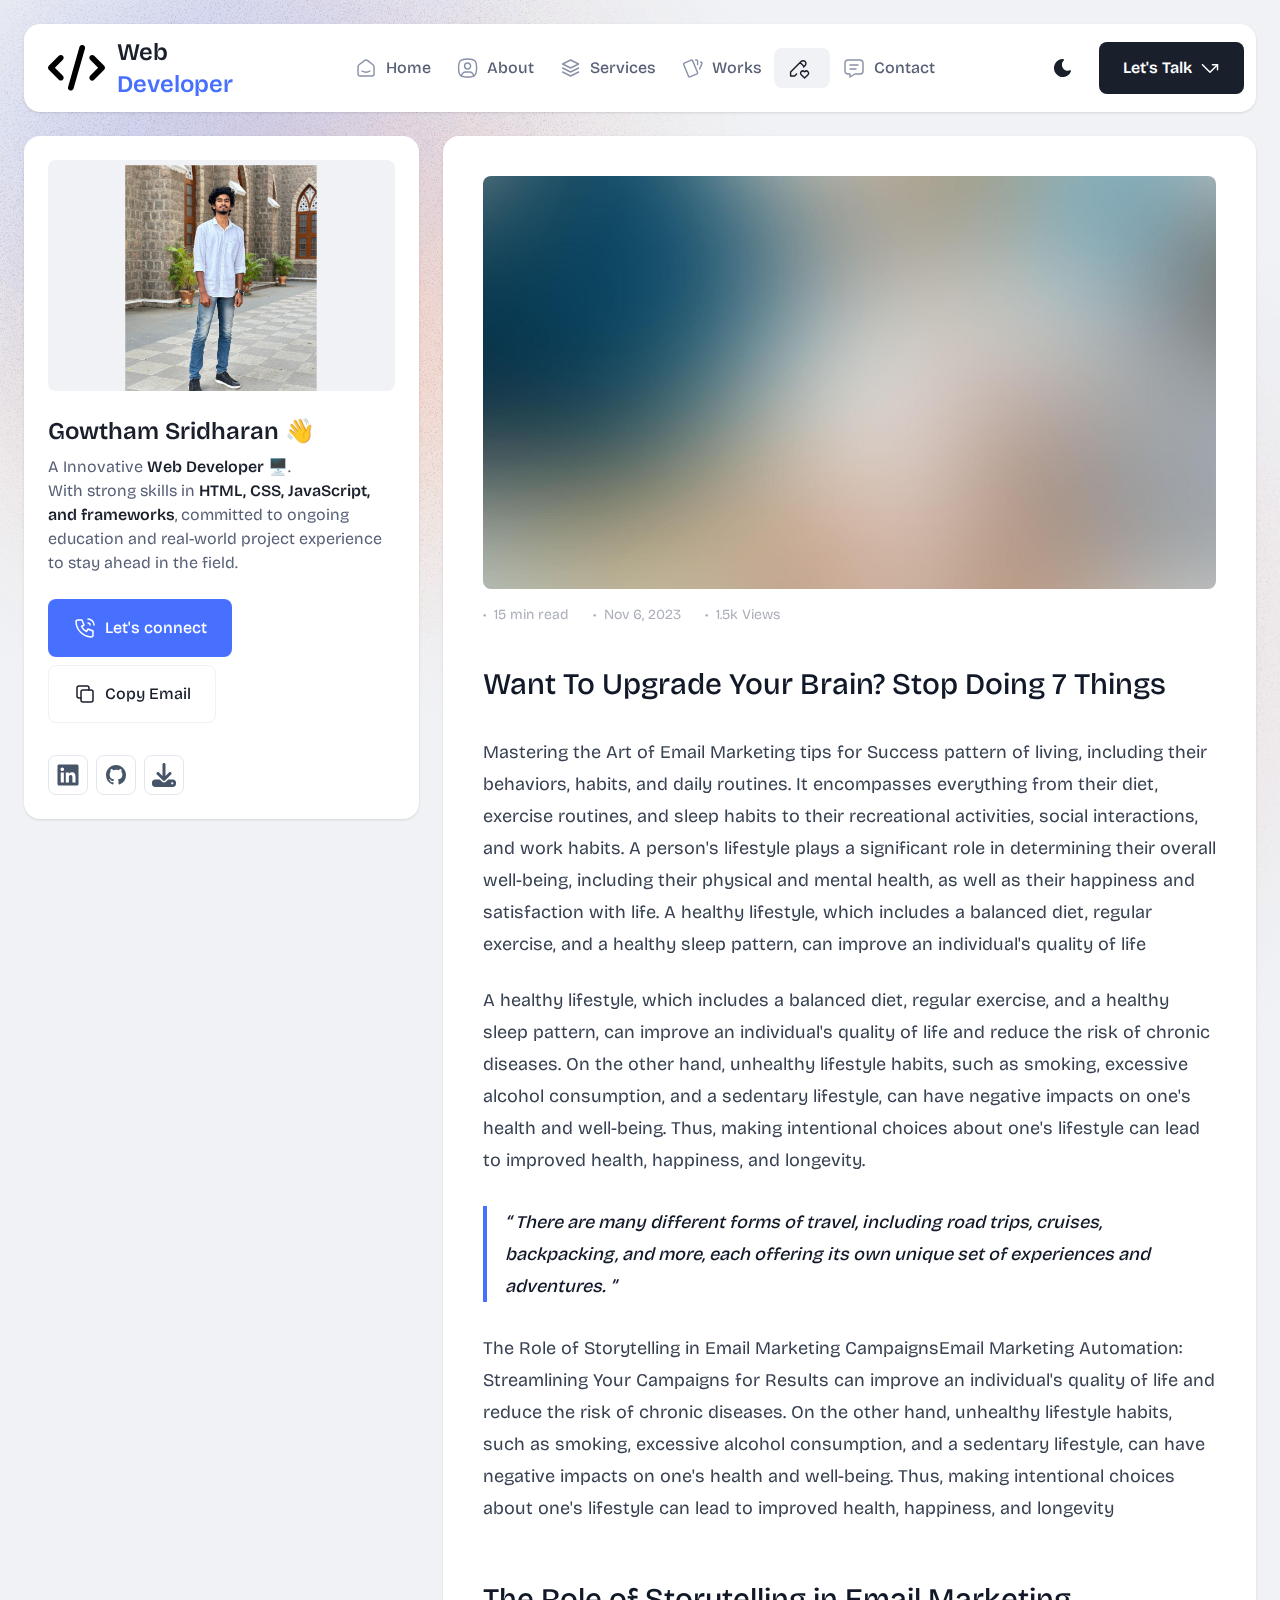
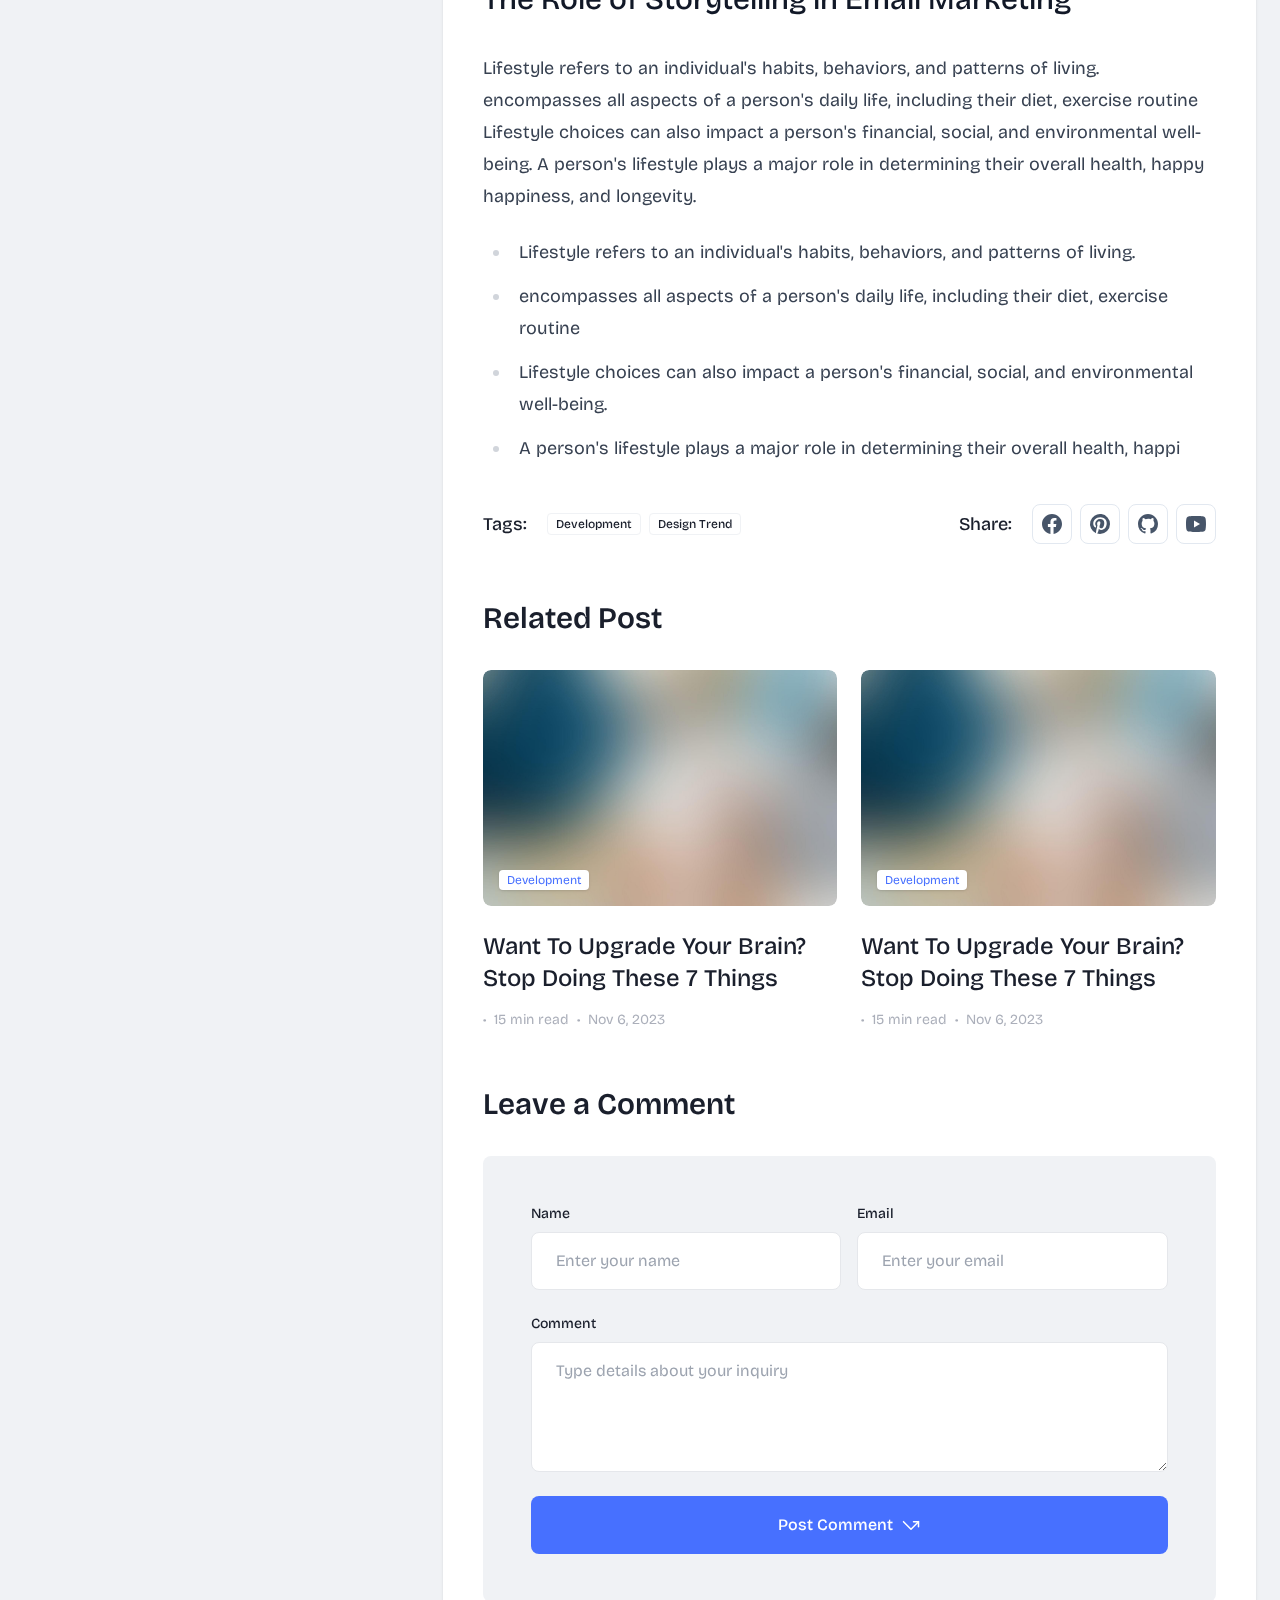
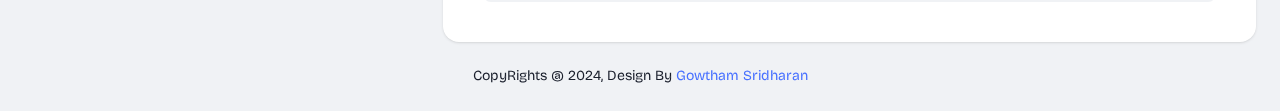
<file: article.html>
<!DOCTYPE html>
<html lang="en" class="h-full">

<head>
    <!-- Required meta tags -->
    <meta charset="UTF-8" />
    <meta name="viewport" content="width=device-width, initial-scale=1.0" />
    <meta http-equiv="X-UA-Compatible" content="ie=edge" />

    <!-- Title -->
    <title>Gowtham - portfolio</title>

    <!-- Favicon -->
    <link rel="icon" href="assets/img/favicon.svg" type="image/svg+xml">

    <!-- Fonts -->
    <link rel="preconnect" href="https://fonts.googleapis.com" />
    <link rel="preconnect" href="https://fonts.gstatic.com" crossorigin />
    <link href="https://fonts.googleapis.com/css2?family=Bricolage+Grotesque:opsz,wght@12..96,300;12..96,400;12..96,500;12..96,600;12..96,700&display=swap" rel="stylesheet" />

    <!-- Styles -->
    <link rel="stylesheet" type="text/css" href="./assets/css/swiper-bundle.min.css" />
    <link rel="stylesheet" type="text/css" href="./assets/css/venobox.min.css" />
    <link rel="stylesheet" type="text/css" href="./assets/css/style.css" />
</head>


<body class="relative h-screen overflow-y-auto overflow-x-hidden bg-light text-dark dark:bg-dark-2 dark:text-light">
    <div class="mx-auto flex max-w-screen-2xl flex-col justify-between gap-4 p-4 lg:gap-6 lg:p-6">
        <!-- Header -->
        <header class="sticky top-0 z-50">
            <div class="">
                <div class="flex items-center justify-between rounded-2xl bg-white p-3 shadow dark:bg-black dark:shadow-dark">
                    <!-- Logo -->
                    <a href="index.html" class="inline-flex items-center gap-3 px-3 text-2xl font-semibold text-dark dark:text-white">
                        <svg xmlns="http://www.w3.org/2000/svg"
                            viewBox="0 0 640 512">
                            <path d="M392.8 1.2c-17-4.9-34.7 5-39.6 22l-128 448c-4.9 17 5 34.7 22 39.6s34.7-5 39.6-22l128-448c4.9-17-5-34.7-22-39.6zm80.6 120.1c-12.5 12.5-12.5 32.8 0 45.3L562.7 256l-89.4 89.4c-12.5 12.5-12.5 32.8 0 45.3s32.8 12.5 45.3 0l112-112c12.5-12.5 12.5-32.8 0-45.3l-112-112c-12.5-12.5-32.8-12.5-45.3 0zm-306.7 0c-12.5-12.5-32.8-12.5-45.3 0l-112 112c-12.5 12.5-12.5 32.8 0 45.3l112 112c12.5 12.5 32.8 12.5 45.3 0s12.5-32.8 0-45.3L77.3 256l89.4-89.4c12.5-12.5 12.5-32.8 0-45.3z" />
                            </svg>

                        <span> Web <span class="text-primary">Developer</span> </span>
                    </a>

                    <!-- Navigation menu -->
                    <ul class="hidden flex-1 flex-wrap items-center justify-center lg:flex">
                        <li class="group/menu-item ">
                            <a href="index.html" class="group inline-flex items-center gap-2 rounded-lg px-3 py-2 text-center text-base font-medium text-muted transition hover:bg-light hover:text-dark group-[.active]/menu-item:bg-light group-[.active]/menu-item:text-dark dark:hover:bg-dark-2 dark:hover:text-white dark:group-[.active]/menu-item:bg-dark-2 dark:group-[.active]/menu-item:text-white">
                                <svg xmlns="http://www.w3.org/2000/svg" viewBox="0 0 20 20" fill="none" stroke="currentColor" stroke-linecap="round" stroke-linejoin="round" stroke-width="1.2" class="h-6 w-6 text-[#8991A7] transition group-hover:text-dark group-[.active]/menu-item:text-dark dark:group-hover:text-white dark:group-[.active]/menu-item:text-white">
                                    <path d="M15.833 7.258 11.39 3.802a2.222 2.222 0 0 0-2.728 0L4.216 7.258a2.22 2.22 0 0 0-.858 1.754v6a1.667 1.667 0 0 0 1.667 1.667h10a1.667 1.667 0 0 0 1.667-1.666v-6c0-.686-.317-1.334-.859-1.755Z" />
                                    <path d="M13.333 12.5c-1.841 1.11-4.826 1.11-6.667 0" />
                                </svg>
                                <span>Home</span>
                            </a>
                        </li>
                        <li class="group/menu-item ">
                            <a href="about.html" class="group inline-flex items-center gap-2 rounded-lg px-3 py-2 text-center text-base font-medium text-muted transition hover:bg-light hover:text-dark group-[.active]/menu-item:bg-light group-[.active]/menu-item:text-dark dark:hover:bg-dark-2 dark:hover:text-white dark:group-[.active]/menu-item:bg-dark-2 dark:group-[.active]/menu-item:text-white">
                                <svg xmlns="http://www.w3.org/2000/svg" viewBox="0 0 20 20" fill="none" stroke="currentColor" stroke-linecap="round" stroke-linejoin="round" stroke-width="1.2" class="h-6 w-6 text-[#8991A7] transition group-hover:text-dark group-[.active]/menu-item:text-dark dark:group-hover:text-white dark:group-[.active]/menu-item:text-white">
                                    <path d="M10.5 10.833a2.5 2.5 0 1 0 0-5 2.5 2.5 0 0 0 0 5Z" />
                                    <path d="M10.5 2.5c6 0 7.5 1.5 7.5 7.5s-1.5 7.5-7.5 7.5S3 16 3 10s1.5-7.5 7.5-7.5Z" />
                                    <path d="M5.5 16.708v-.041a3.333 3.333 0 0 1 3.333-3.334h3.334a3.333 3.333 0 0 1 3.333 3.334v.041" />
                                </svg>
                                <span>About</span>
                            </a>
                        </li>
                        <li class="group/menu-item ">
                            <a href="services.html" class="group inline-flex items-center gap-2 rounded-lg px-3 py-2 text-center text-base font-medium text-muted transition hover:bg-light hover:text-dark group-[.active]/menu-item:bg-light group-[.active]/menu-item:text-dark dark:hover:bg-dark-2 dark:hover:text-white dark:group-[.active]/menu-item:bg-dark-2 dark:group-[.active]/menu-item:text-white">
                                <svg xmlns="http://www.w3.org/2000/svg" viewBox="0 0 20 20" fill="none" stroke="currentColor" stroke-linecap="round" stroke-linejoin="round" stroke-width="1.2" class="h-6 w-6 text-[#8991A7] transition group-hover:text-dark group-[.active]/menu-item:text-dark dark:group-hover:text-white dark:group-[.active]/menu-item:text-white">
                                    <path d="M10.5 3.333 3.833 6.667 10.5 10l6.667-3.333L10.5 3.333ZM3.833 10l6.667 3.333L17.167 10M3.833 13.333l6.667 3.334 6.667-3.334" />
                                </svg>
                                <span>Services</span>
                            </a>
                        </li>
                        <li class="group/menu-item ">
                            <a href="portfolio.html" class="group inline-flex items-center gap-2 rounded-lg px-3 py-2 text-center text-base font-medium text-muted transition hover:bg-light hover:text-dark group-[.active]/menu-item:bg-light group-[.active]/menu-item:text-dark dark:hover:bg-dark-2 dark:hover:text-white dark:group-[.active]/menu-item:bg-dark-2 dark:group-[.active]/menu-item:text-white">
                                <svg xmlns="http://www.w3.org/2000/svg" viewBox="0 0 20 20" fill="none" stroke="currentColor" stroke-linecap="round" stroke-linejoin="round" stroke-width="1.2" class="h-6 w-6 text-[#8991A7] transition group-hover:text-dark group-[.active]/menu-item:text-dark dark:group-hover:text-white dark:group-[.active]/menu-item:text-white">
                                    <path d="m3.503 5.998 5.949-2.591a.8.8 0 0 1 1.058.439l4.103 9.918a.834.834 0 0 1-.428 1.087l-5.948 2.59a.8.8 0 0 1-1.059-.438l-4.103-9.92a.833.833 0 0 1 .428-1.085ZM13 3.333h.833a.833.833 0 0 1 .834.834v2.916M17.167 5c.22.093.433.18.64.263a.833.833 0 0 1 .442 1.092l-1.915 4.478" />
                                </svg>
                                <span>Works</span>
                            </a>
                        </li>
                        <li class="group/menu-item active">
                            <a href="blog.html" class="group inline-flex items-center gap-2 rounded-lg px-3 py-2 text-center text-base font-medium text-muted transition hover:bg-light hover:text-dark group-[.active]/menu-item:bg-light group-[.active]/menu-item:text-dark dark:hover:bg-dark-2 dark:hover:text-white dark:group-[.active]/menu-item:bg-dark-2 dark:group-[.active]/menu-item:text-white">
                                <svg xmlns="http://www.w3.org/2000/svg" viewBox="0 0 20 20" fill="none" stroke="currentColor" stroke-linecap="round" stroke-linejoin="round" stroke-width="1.2" class="h-6 w-6 text-[#8991A7] transition group-hover:text-dark group-[.active]/menu-item:text-dark dark:group-hover:text-white dark:group-[.active]/menu-item:text-white">
                                    <path d="m14.667 9.167 1.25-1.25a2.357 2.357 0 1 0-3.333-3.334l-8.75 8.75v3.334h3.333L8.834 15m2.916-9.583 3.333 3.333m.417 9.583 2.792-2.736a1.785 1.785 0 0 0 .004-2.56 1.87 1.87 0 0 0-2.608-.005l-.186.184-.186-.184a1.869 1.869 0 0 0-2.607-.005 1.787 1.787 0 0 0-.005 2.56l2.796 2.746Z" />
                                </svg>
                                <span></span>
                            </a>
                        </li>
                        <li class="group/menu-item ">
                            <a href="contact.html" class="group inline-flex items-center gap-2 rounded-lg px-3 py-2 text-center text-base font-medium text-muted transition hover:bg-light hover:text-dark group-[.active]/menu-item:bg-light group-[.active]/menu-item:text-dark dark:hover:bg-dark-2 dark:hover:text-white dark:group-[.active]/menu-item:bg-dark-2 dark:group-[.active]/menu-item:text-white">
                                <svg xmlns="http://www.w3.org/2000/svg" viewBox="0 0 20 20" fill="none" stroke="currentColor" stroke-linecap="round" stroke-linejoin="round" stroke-width="1.2" class="h-6 w-6 text-[#8991A7] transition group-hover:text-dark group-[.active]/menu-item:text-dark dark:group-hover:text-white dark:group-[.active]/menu-item:text-white">
                                    <path d="M6.667 7.5h6.666m-6.666 3.333h5M15 3.333a2.5 2.5 0 0 1 2.5 2.5V12.5A2.5 2.5 0 0 1 15 15h-4.167l-4.166 2.5V15H5a2.5 2.5 0 0 1-2.5-2.5V5.833a2.5 2.5 0 0 1 2.5-2.5h10Z" />
                                </svg>
                                <span>Contact</span>
                            </a>
                        </li>
                    </ul>

                    <!-- Header buttons -->
                    <div class="hidden items-center gap-4 lg:flex">
                        <!-- Theme appearance toggler -->
                        <div class="">
                            <button type="button" class="hs-dark-mode group flex h-10 w-10 items-center justify-center rounded-lg text-center font-medium text-dark transition hover:bg-light hs-dark-mode-active:hidden dark:text-gray-400 dark:hover:text-gray-500" data-hs-theme-click-value="dark">
                                <svg xmlns="http://www.w3.org/2000/svg" fill="currentColor" viewBox="0 0 24 24" class="h-6 w-6">
                                    <path d="M11.8 3a8.656 8.656 0 0 0-4.523 1.28A8.918 8.918 0 0 0 4.04 7.756a9.167 9.167 0 0 0 .44 9.24 8.863 8.863 0 0 0 3.553 3.137 8.633 8.633 0 0 0 4.624.824 8.69 8.69 0 0 0 4.381-1.723 8.973 8.973 0 0 0 2.892-3.78c.3-.738-.419-1.48-1.142-1.179a5.604 5.604 0 0 1-3.892.15 5.74 5.74 0 0 1-3.083-2.431 5.956 5.956 0 0 1-.848-3.886c.17-1.357.8-2.61 1.78-3.541l.069-.072c.485-.567.099-1.488-.668-1.488h-.234l-.06-.005L11.8 3Z" />
                                </svg>
                            </button>
                            <button type="button" class="hs-dark-mode group hidden h-10 w-10 items-center justify-center rounded-lg text-center font-medium text-dark transition hover:bg-light hs-dark-mode-active:flex dark:text-[#FD7E41] dark:hover:bg-dark dark:hover:text-[#FD7E41]" data-hs-theme-click-value="light">
                                <svg xmlns="http://www.w3.org/2000/svg" fill="currentColor" viewBox="0 0 20 20" class="h-6 w-6">
                                    <path d="M10 15.833a.833.833 0 0 1 .828.736l.005.098v.833a.833.833 0 0 1-1.66.097l-.006-.097v-.833a.833.833 0 0 1 .833-.834Zm5.26-1.741.08.069.582.583a.833.833 0 0 1-1.1 1.248l-.078-.07-.583-.583a.833.833 0 0 1 1.015-1.306l.085.059Zm-9.42.068a.833.833 0 0 1 .068 1.1l-.069.08-.583.582a.833.833 0 0 1-1.248-1.1l.07-.078.583-.583a.833.833 0 0 1 1.178 0ZM3.333 9.167a.833.833 0 0 1 .098 1.66l-.098.006H2.5a.833.833 0 0 1-.098-1.66l.098-.006h.833Zm14.167 0a.833.833 0 0 1 .098 1.66l-.098.006h-.833a.833.833 0 0 1-.098-1.66l.098-.006h.833ZM5.178 4.008l.078.07.583.583a.833.833 0 0 1-1.1 1.247l-.078-.069-.583-.583A.833.833 0 0 1 5.092 3.95l.086.058Zm10.744.069a.833.833 0 0 1 .07 1.1l-.07.079-.583.583a.833.833 0 0 1-1.247-1.1l.069-.078.583-.584a.833.833 0 0 1 1.178 0ZM10 1.667a.833.833 0 0 1 .828.736l.005.097v.833a.833.833 0 0 1-1.66.098l-.006-.098V2.5A.833.833 0 0 1 10 1.667Zm0 4.166a4.167 4.167 0 1 1-4.163 4.348L5.833 10l.004-.18A4.167 4.167 0 0 1 10 5.832Z" />
                                </svg>
                            </button>
                        </div>

                        <a href="contact.html" class="inline-flex items-center gap-2 rounded-lg bg-dark px-6 py-4 text-center text-base font-semibold leading-tight text-white transition hover:bg-primary dark:bg-dark-2 dark:text-white dark:hover:bg-primary dark:hover:text-white">
                            <span>Let's Talk</span>
                            <svg xmlns="http://www.w3.org/2000/svg" fill="none" viewBox="0 0 20 20" stroke="currentColor" stroke-linecap="round" stroke-linejoin="round" stroke-width="1.5" class="h-5 w-5">
                                <path d="M17.5 11.667v-5h-5" />
                                <path d="m17.5 6.667-7.5 7.5-7.5-7.5" />
                            </svg>
                        </a>
                    </div>

                    <!-- Navigation toggler -->
                    <button type="button" class="text-dark transition dark:text-white/70 lg:hidden" data-hs-overlay="#mobile-menu" aria-controls="mobile-menu" aria-label="Toggle navigation">
                        <span class="sr-only">Toggle Navigation</span>
                        <svg class="h-9 w-9 flex-shrink-0" fill="currentColor" viewBox="0 0 16 16">
                            <path fill-rule="evenodd" d="M2.5 12a.5.5 0 0 1 .5-.5h10a.5.5 0 0 1 0 1H3a.5.5 0 0 1-.5-.5zm0-4a.5.5 0 0 1 .5-.5h10a.5.5 0 0 1 0 1H3a.5.5 0 0 1-.5-.5zm0-4a.5.5 0 0 1 .5-.5h10a.5.5 0 0 1 0 1H3a.5.5 0 0 1-.5-.5z" />
                        </svg>
                    </button>
                </div>
            </div>
        </header>
        <!-- Header end -->

        <!-- Mobile menu -->
        <div id="mobile-menu" class="hs-overlay fixed bottom-0 start-0 top-0 z-[60] hidden h-full w-64 -translate-x-full transform overflow-y-auto bg-white transition-all duration-300 hs-overlay-open:translate-x-0 dark:bg-black [&::-webkit-scrollbar-thumb]:rounded-full [&::-webkit-scrollbar-thumb]:bg-gray-300 [&::-webkit-scrollbar-track]:bg-gray-100 [&::-webkit-scrollbar]:w-2">
            <div class="flex h-full flex-col justify-between gap-5 p-5">
                <div class="">
                    <!-- Logo -->
                    <a href="index.html" class="inline-flex items-center gap-3 px-3 text-2xl font-semibold text-dark dark:text-white">
                        <svg xmlns="http://www.w3.org/2000/svg"
                            viewBox="0 0 640 512">
                            <path d="M392.8 1.2c-17-4.9-34.7 5-39.6 22l-128 448c-4.9 17 5 34.7 22 39.6s34.7-5 39.6-22l128-448c4.9-17-5-34.7-22-39.6zm80.6 120.1c-12.5 12.5-12.5 32.8 0 45.3L562.7 256l-89.4 89.4c-12.5 12.5-12.5 32.8 0 45.3s32.8 12.5 45.3 0l112-112c12.5-12.5 12.5-32.8 0-45.3l-112-112c-12.5-12.5-32.8-12.5-45.3 0zm-306.7 0c-12.5-12.5-32.8-12.5-45.3 0l-112 112c-12.5 12.5-12.5 32.8 0 45.3l112 112c12.5 12.5 32.8 12.5 45.3 0s12.5-32.8 0-45.3L77.3 256l89.4-89.4c12.5-12.5 12.5-32.8 0-45.3z" />
                            </svg>

                        <span> Web <span class="text-primary">Developer</span> </span>
                    </a>
                </div>

                <ul class="mt-4 flex flex-1 flex-col gap-2">
                    <li class="group/menu-item ">
                        <a href="index.html" class="group inline-flex w-full items-center gap-2 rounded-lg px-3 py-2 text-center text-base font-medium text-muted transition hover:bg-light hover:text-dark group-[.active]/menu-item:bg-light group-[.active]/menu-item:text-dark dark:hover:bg-dark-2 dark:hover:text-white dark:group-[.active]/menu-item:bg-dark-2 dark:group-[.active]/menu-item:text-white">
                            <svg xmlns="http://www.w3.org/2000/svg" viewBox="0 0 20 20" fill="none" stroke="currentColor" stroke-linecap="round" stroke-linejoin="round" stroke-width="1.2" class="h-6 w-6 text-[#8991A7] transition group-hover:text-dark group-[.active]/menu-item:text-dark dark:group-hover:text-white dark:group-[.active]/menu-item:text-white">
                                <path d="M15.833 7.258 11.39 3.802a2.222 2.222 0 0 0-2.728 0L4.216 7.258a2.22 2.22 0 0 0-.858 1.754v6a1.667 1.667 0 0 0 1.667 1.667h10a1.667 1.667 0 0 0 1.667-1.666v-6c0-.686-.317-1.334-.859-1.755Z" />
                                <path d="M13.333 12.5c-1.841 1.11-4.826 1.11-6.667 0" />
                            </svg>
                            <span>Home</span>
                        </a>
                    </li>
                    <li class="group/menu-item ">
                        <a href="about.html" class="group inline-flex w-full items-center gap-2 rounded-lg px-3 py-2 text-center text-base font-medium text-muted transition hover:bg-light hover:text-dark group-[.active]/menu-item:bg-light group-[.active]/menu-item:text-dark dark:hover:bg-dark-2 dark:hover:text-white dark:group-[.active]/menu-item:bg-dark-2 dark:group-[.active]/menu-item:text-white">
                            <svg xmlns="http://www.w3.org/2000/svg" viewBox="0 0 20 20" fill="none" stroke="currentColor" stroke-linecap="round" stroke-linejoin="round" stroke-width="1.2" class="h-6 w-6 text-[#8991A7] transition group-hover:text-dark group-[.active]/menu-item:text-dark dark:group-hover:text-white dark:group-[.active]/menu-item:text-white">
                                <path d="M10.5 10.833a2.5 2.5 0 1 0 0-5 2.5 2.5 0 0 0 0 5Z" />
                                <path d="M10.5 2.5c6 0 7.5 1.5 7.5 7.5s-1.5 7.5-7.5 7.5S3 16 3 10s1.5-7.5 7.5-7.5Z" />
                                <path d="M5.5 16.708v-.041a3.333 3.333 0 0 1 3.333-3.334h3.334a3.333 3.333 0 0 1 3.333 3.334v.041" />
                            </svg>
                            <span>About</span>
                        </a>
                    </li>
                    <li class="group/menu-item ">
                        <a href="services.html" class="group inline-flex w-full items-center gap-2 rounded-lg px-3 py-2 text-center text-base font-medium text-muted transition hover:bg-light hover:text-dark group-[.active]/menu-item:bg-light group-[.active]/menu-item:text-dark dark:hover:bg-dark-2 dark:hover:text-white dark:group-[.active]/menu-item:bg-dark-2 dark:group-[.active]/menu-item:text-white">
                            <svg xmlns="http://www.w3.org/2000/svg" viewBox="0 0 20 20" fill="none" stroke="currentColor" stroke-linecap="round" stroke-linejoin="round" stroke-width="1.2" class="h-6 w-6 text-[#8991A7] transition group-hover:text-dark group-[.active]/menu-item:text-dark dark:group-hover:text-white dark:group-[.active]/menu-item:text-white">
                                <path d="M10.5 3.333 3.833 6.667 10.5 10l6.667-3.333L10.5 3.333ZM3.833 10l6.667 3.333L17.167 10M3.833 13.333l6.667 3.334 6.667-3.334" />
                            </svg>
                            <span>Services</span>
                        </a>
                    </li>
                    <li class="group/menu-item ">
                        <a href="portfolio.html" class="group inline-flex w-full items-center gap-2 rounded-lg px-3 py-2 text-center text-base font-medium text-muted transition hover:bg-light hover:text-dark group-[.active]/menu-item:bg-light group-[.active]/menu-item:text-dark dark:hover:bg-dark-2 dark:hover:text-white dark:group-[.active]/menu-item:bg-dark-2 dark:group-[.active]/menu-item:text-white">
                            <svg xmlns="http://www.w3.org/2000/svg" viewBox="0 0 20 20" fill="none" stroke="currentColor" stroke-linecap="round" stroke-linejoin="round" stroke-width="1.2" class="h-6 w-6 text-[#8991A7] transition group-hover:text-dark group-[.active]/menu-item:text-dark dark:group-hover:text-white dark:group-[.active]/menu-item:text-white">
                                <path d="m3.503 5.998 5.949-2.591a.8.8 0 0 1 1.058.439l4.103 9.918a.834.834 0 0 1-.428 1.087l-5.948 2.59a.8.8 0 0 1-1.059-.438l-4.103-9.92a.833.833 0 0 1 .428-1.085ZM13 3.333h.833a.833.833 0 0 1 .834.834v2.916M17.167 5c.22.093.433.18.64.263a.833.833 0 0 1 .442 1.092l-1.915 4.478" />
                            </svg>
                            <span>Works</span>
                        </a>
                    </li>
                    <!-- <li class="group/menu-item active">
                        <a href="blog.html" class="group inline-flex w-full items-center gap-2 rounded-lg px-3 py-2 text-center text-base font-medium text-muted transition hover:bg-light hover:text-dark group-[.active]/menu-item:bg-light group-[.active]/menu-item:text-dark dark:hover:bg-dark-2 dark:hover:text-white dark:group-[.active]/menu-item:bg-dark-2 dark:group-[.active]/menu-item:text-white">
                            <svg xmlns="http://www.w3.org/2000/svg" viewBox="0 0 20 20" fill="none" stroke="currentColor" stroke-linecap="round" stroke-linejoin="round" stroke-width="1.2" class="h-6 w-6 text-[#8991A7] transition group-hover:text-dark group-[.active]/menu-item:text-dark dark:group-hover:text-white dark:group-[.active]/menu-item:text-white">
                                <path d="m14.667 9.167 1.25-1.25a2.357 2.357 0 1 0-3.333-3.334l-8.75 8.75v3.334h3.333L8.834 15m2.916-9.583 3.333 3.333m.417 9.583 2.792-2.736a1.785 1.785 0 0 0 .004-2.56 1.87 1.87 0 0 0-2.608-.005l-.186.184-.186-.184a1.869 1.869 0 0 0-2.607-.005 1.787 1.787 0 0 0-.005 2.56l2.796 2.746Z" />
                            </svg>
                            <span></span>
                        </a>
                    </li> -->
                    <li class="group/menu-item ">
                        <a href="contact.html" class="group inline-flex w-full items-center gap-2 rounded-lg px-3 py-2 text-center text-base font-medium text-muted transition hover:bg-light hover:text-dark group-[.active]/menu-item:bg-light group-[.active]/menu-item:text-dark dark:hover:bg-dark-2 dark:hover:text-white dark:group-[.active]/menu-item:bg-dark-2 dark:group-[.active]/menu-item:text-white">
                            <svg xmlns="http://www.w3.org/2000/svg" viewBox="0 0 20 20" fill="none" stroke="currentColor" stroke-linecap="round" stroke-linejoin="round" stroke-width="1.2" class="h-6 w-6 text-[#8991A7] transition group-hover:text-dark group-[.active]/menu-item:text-dark dark:group-hover:text-white dark:group-[.active]/menu-item:text-white">
                                <path d="M6.667 7.5h6.666m-6.666 3.333h5M15 3.333a2.5 2.5 0 0 1 2.5 2.5V12.5A2.5 2.5 0 0 1 15 15h-4.167l-4.166 2.5V15H5a2.5 2.5 0 0 1-2.5-2.5V5.833a2.5 2.5 0 0 1 2.5-2.5h10Z" />
                            </svg>
                            <span>Contact</span>
                        </a>
                    </li>
                </ul>

                <div class="flex flex-col gap-3">
                    <button data-hs-theme-click-value="dark" class="hs-dark-mode flex w-full items-center justify-start gap-2 rounded-lg px-4 py-2 text-center text-sm text-muted transition hover:bg-light hs-dark-mode-active:hidden dark:hover:bg-dark dark:hover:text-white">
                        <svg xmlns="http://www.w3.org/2000/svg" fill="currentColor" viewBox="0 0 24 24" class="h-6 w-6">
                            <path d="M11.8 3a8.656 8.656 0 0 0-4.523 1.28A8.918 8.918 0 0 0 4.04 7.756a9.167 9.167 0 0 0 .44 9.24 8.863 8.863 0 0 0 3.553 3.137 8.633 8.633 0 0 0 4.624.824 8.69 8.69 0 0 0 4.381-1.723 8.973 8.973 0 0 0 2.892-3.78c.3-.738-.419-1.48-1.142-1.179a5.604 5.604 0 0 1-3.892.15 5.74 5.74 0 0 1-3.083-2.431 5.956 5.956 0 0 1-.848-3.886c.17-1.357.8-2.61 1.78-3.541l.069-.072c.485-.567.099-1.488-.668-1.488h-.234l-.06-.005L11.8 3Z" />
                        </svg>

                        <span>Change appearance</span>
                    </button>

                    <button data-hs-theme-click-value="light" class="hs-dark-mode hidden w-full items-center justify-start gap-2 rounded-lg px-4 py-2 text-center text-sm text-muted transition hover:bg-light hs-dark-mode-active:flex dark:hover:bg-dark dark:hover:text-white">
                        <svg xmlns="http://www.w3.org/2000/svg" fill="currentColor" viewBox="0 0 24 24" class="h-6 w-6">
                            <path d="M10 15.833a.833.833 0 0 1 .828.736l.005.098v.833a.833.833 0 0 1-1.66.097l-.006-.097v-.833a.833.833 0 0 1 .833-.834Zm5.26-1.741.08.069.582.583a.833.833 0 0 1-1.1 1.248l-.078-.07-.583-.583a.833.833 0 0 1 1.015-1.306l.085.059Zm-9.42.068a.833.833 0 0 1 .068 1.1l-.069.08-.583.582a.833.833 0 0 1-1.248-1.1l.07-.078.583-.583a.833.833 0 0 1 1.178 0ZM3.333 9.167a.833.833 0 0 1 .098 1.66l-.098.006H2.5a.833.833 0 0 1-.098-1.66l.098-.006h.833Zm14.167 0a.833.833 0 0 1 .098 1.66l-.098.006h-.833a.833.833 0 0 1-.098-1.66l.098-.006h.833ZM5.178 4.008l.078.07.583.583a.833.833 0 0 1-1.1 1.247l-.078-.069-.583-.583A.833.833 0 0 1 5.092 3.95l.086.058Zm10.744.069a.833.833 0 0 1 .07 1.1l-.07.079-.583.583a.833.833 0 0 1-1.247-1.1l.069-.078.583-.584a.833.833 0 0 1 1.178 0ZM10 1.667a.833.833 0 0 1 .828.736l.005.097v.833a.833.833 0 0 1-1.66.098l-.006-.098V2.5A.833.833 0 0 1 10 1.667Zm0 4.166a4.167 4.167 0 1 1-4.163 4.348L5.833 10l.004-.18A4.167 4.167 0 0 1 10 5.832Z" />
                        </svg>

                        <span>Change appearance</span>
                    </button>

                    <a href="contact.html" class="inline-flex w-full items-center justify-center gap-2 rounded-lg bg-dark px-6 py-4 text-center text-base font-semibold leading-tight text-white transition hover:bg-primary dark:bg-dark-2 dark:text-white dark:hover:bg-primary dark:hover:text-white">
                        <span>Let's Talk</span>
                        <svg xmlns="http://www.w3.org/2000/svg" fill="none" viewBox="0 0 20 20" stroke="currentColor" stroke-linecap="round" stroke-linejoin="round" stroke-width="1.5" class="h-5 w-5">
                            <path d="M17.5 11.667v-5h-5" />
                            <path d="m17.5 6.667-7.5 7.5-7.5-7.5" />
                        </svg>
                    </a>
                </div>
            </div>
        </div>


        <main class="grid grid-cols-1 gap-4 lg:grid-cols-3 lg:gap-6">
            <!-- Intro -->
            <div class="">
                <div class="rounded-2xl bg-white p-6 shadow dark:bg-black dark:shadow-dark lg:sticky lg:top-24">
                    <div class="aspect-6/4 overflow-hidden rounded-lg bg-light pt-4 text-center dark:bg-dark-2">
                        <img src="assets/img/profile-g.jpg" alt="" class="inline-block h-full w-full scale-110 object-contain object-bottom" />
                    </div>

                    <div class="mt-6">
                        <h3 class="text-2xl font-semibold dark:text-light">Gowtham Sridharan 👋</h3>
                    <p class="mt-2 text-muted dark:text-light/70">
                        A Innovative
                        <span class="font-semibold text-dark dark:text-white">
								Web Developer
							</span>
                        🖥️.<br>
                        With strong skills in <span class="font-semibold text-dark dark:text-white"> HTML, CSS, JavaScript, and frameworks</span>, committed to ongoing education and real-world project experience to stay ahead in the field.
                    </p>

                        <!-- CTA buttons -->
                        <div class="mt-6 flex flex-wrap gap-2">
                            <a href="#" class="inline-flex items-center gap-x-2 rounded-lg border border-transparent bg-primary px-6 py-4 font-medium text-white transition hover:bg-blue-600 focus:outline-none focus:ring disabled:pointer-events-none disabled:opacity-50">
                                <svg xmlns="http://www.w3.org/2000/svg" viewBox="0 0 24 24" fill="none" stroke="currentColor" stroke-linecap="round" stroke-linejoin="round" stroke-width="1.5" class="h-6 w-6">
                                    <path d="M5 4h4l2 5-2.5 1.5a11 11 0 0 0 5 5L15 13l5 2v4a2 2 0 0 1-2 2A16 16 0 0 1 3 6a2 2 0 0 1 2-2Zm10 3a2 2 0 0 1 2 2m-2-6a6 6 0 0 1 6 6" />
                                </svg>
                                <span>Let's connect</span>
                            </a>
                            <button type="button" data-clipboard-text="shams.sujon.01@gmail.com" data-clipboard-action="copy" data-clipboard-success-text="Copied to clipboard" class="js-clipboard hs-tooltip inline-flex items-center gap-x-2 rounded-lg border border-light bg-transparent px-6 py-4 font-medium text-dark transition [--trigger:focus] hover:bg-light focus:outline-none focus:ring disabled:pointer-events-none disabled:opacity-50 dark:border-dark dark:text-light/70 dark:hover:bg-dark dark:hover:text-white">
                                <svg xmlns="http://www.w3.org/2000/svg" viewBox="0 0 24 24" fill="none" stroke="currentColor" stroke-linecap="round" stroke-linejoin="round" stroke-width="1.5" class="h-6 w-6">
                                    <path d="M8 10a2 2 0 0 1 2-2h8a2 2 0 0 1 2 2v8a2 2 0 0 1-2 2h-8a2 2 0 0 1-2-2v-8Z" />
                                    <path d="M16 8V6a2 2 0 0 0-2-2H6a2 2 0 0 0-2 2v8a2 2 0 0 0 2 2h2" />
                                </svg>
                                <span>Copy Email</span>

                                <span
										class="hs-tooltip-content invisible z-10 hidden rounded-lg bg-gray-900 px-2 py-1 text-xs font-medium text-white opacity-0 shadow-sm transition-opacity hs-tooltip-shown:visible hs-tooltip-shown:opacity-100 dark:bg-slate-700"
										role="tooltip">
										Copied to clipboard
									</span>
                            </button>
                        </div>

                        <!-- Social -->
                        <div class="mt-8 flex flex-wrap items-center gap-2">
                        <a href="#"
                            class="flex h-10 w-10 items-center justify-center rounded-lg border border-slate-200 bg-transparent text-center text-slate-600 transition hover:text-primary focus:outline-none focus:ring disabled:pointer-events-none disabled:opacity-50 dark:border-transparent dark:bg-dark-2 dark:text-slate-500 dark:hover:text-primary">
                            <svg xmlns="http://www.w3.org/2000/svg" viewBox="0 0 448 512" fill="currentColor"
                                class="h-6 w-6">
                                <path
                                    d="M416 32H31.9C14.3 32 0 46.5 0 64.3v383.4C0 465.5 14.3 480 31.9 480H416c17.6 0 32-14.5 32-32.3V64.3c0-17.8-14.4-32.3-32-32.3zM135.4 416H69V202.2h66.5V416zm-33.2-243c-21.3 0-38.5-17.3-38.5-38.5S80.9 96 102.2 96c21.2 0 38.5 17.3 38.5 38.5 0 21.3-17.2 38.5-38.5 38.5zm282.1 243h-66.4V312c0-24.8-.5-56.7-34.5-56.7-34.6 0-39.9 27-39.9 54.9V416h-66.4V202.2h63.7v29.2h.9c8.9-16.8 30.6-34.5 62.9-34.5 67.2 0 79.7 44.3 79.7 101.9V416z" />
                            </svg>
                        </a>
                        <a href="#"
                            class="flex h-10 w-10 items-center justify-center rounded-lg border border-slate-200 bg-transparent text-center text-slate-600 transition hover:text-primary focus:outline-none focus:ring disabled:pointer-events-none disabled:opacity-50 dark:border-transparent dark:bg-dark-2 dark:text-slate-500 dark:hover:text-primary">
                            <svg xmlns="http://www.w3.org/2000/svg" viewBox="0 0 24 24" fill="currentColor"
                                class="h-6 w-6">
                                <path
                                    d="M12 2C6.475 2 2 6.475 2 12a9.994 9.994 0 0 0 6.838 9.488c.5.087.687-.213.687-.476 0-.237-.013-1.024-.013-1.862-2.512.463-3.162-.612-3.362-1.175-.113-.288-.6-1.175-1.025-1.413-.35-.187-.85-.65-.013-.662.788-.013 1.35.725 1.538 1.025.9 1.512 2.338 1.087 2.912.825.088-.65.35-1.087.638-1.337-2.225-.25-4.55-1.113-4.55-4.938 0-1.088.387-1.987 1.025-2.688-.1-.25-.45-1.275.1-2.65 0 0 .837-.262 2.75 1.026a9.28 9.28 0 0 1 2.5-.338c.85 0 1.7.112 2.5.337 1.912-1.3 2.75-1.024 2.75-1.024.55 1.375.2 2.4.1 2.65.637.7 1.025 1.587 1.025 2.687 0 3.838-2.337 4.688-4.562 4.938.362.312.675.912.675 1.85 0 1.337-.013 2.412-.013 2.75 0 .262.188.574.688.474A10.016 10.016 0 0 0 22 12c0-5.525-4.475-10-10-10Z" />
                            </svg>
                        </a>
                        <a href="#"
                            class="flex h-10 w-10 items-center justify-center rounded-lg border border-slate-200 bg-transparent text-center text-slate-600 transition hover:text-primary focus:outline-none focus:ring disabled:pointer-events-none disabled:opacity-50 dark:border-transparent dark:bg-dark-2 dark:text-slate-500 dark:hover:text-primary">
                            <svg xmlns="http://www.w3.org/2000/svg" viewBox="0 0 512 512" fill="currentColor"
                                class="h-6 w-6">
                                <path
                                    d="M288 32c0-17.7-14.3-32-32-32s-32 14.3-32 32V274.7l-73.4-73.4c-12.5-12.5-32.8-12.5-45.3 0s-12.5 32.8 0 45.3l128 128c12.5 12.5 32.8 12.5 45.3 0l128-128c12.5-12.5 12.5-32.8 0-45.3s-32.8-12.5-45.3 0L288 274.7V32zM64 352c-35.3 0-64 28.7-64 64v32c0 35.3 28.7 64 64 64H448c35.3 0 64-28.7 64-64V416c0-35.3-28.7-64-64-64H346.5l-45.3 45.3c-25 25-65.5 25-90.5 0L165.5 352H64zm368 56a24 24 0 1 1 0 48 24 24 0 1 1 0-48z" />
                            </svg>
                        </a>
                    </div>
                    </div>
                </div>
            </div>

            <!-- Article -->
            <div class="rounded-2xl bg-white p-6 shadow dark:bg-black dark:shadow-dark lg:col-span-2 lg:p-10">
                <figure class="aspect-video overflow-hidden rounded-lg">
                    <img src="assets/img/blog-img-1.jpg" alt="" class="h-full w-full object-cover" />
                </figure>

                <ul class="mt-4 flex flex-wrap items-center gap-4 md:gap-6">
                    <li class="relative text-sm text-muted/50 before:mr-1 before:content-['\2022'] dark:text-muted">
                        15 min read
                    </li>
                    <li class="relative text-sm text-muted/50 before:mr-1 before:content-['\2022'] dark:text-muted">
                        Nov 6, 2023
                    </li>
                    <li class="relative text-sm text-muted/50 before:mr-1 before:content-['\2022'] dark:text-muted">
                        1.5k Views
                    </li>
                </ul>

                <article class="prose mt-6 dark:prose-invert xl:prose-lg prose-headings:font-medium prose-blockquote:border-primary lg:mt-10">
                    <h2 class="">Want To Upgrade Your Brain? Stop Doing 7 Things</h2>
                    <p>
                        Mastering the Art of Email Marketing tips for Success pattern of living,
                        including their behaviors, habits, and daily routines. It encompasses
                        everything from their diet, exercise routines, and sleep habits to their
                        recreational activities, social interactions, and work habits. A
                        person's lifestyle plays a significant role in determining their overall
                        well-being, including their physical and mental health, as well as their
                        happiness and satisfaction with life. A healthy lifestyle, which
                        includes a balanced diet, regular exercise, and a healthy sleep pattern,
                        can improve an individual's quality of life
                    </p>
                    <p>
                        A healthy lifestyle, which includes a balanced diet, regular exercise,
                        and a healthy sleep pattern, can improve an individual's quality of life
                        and reduce the risk of chronic diseases. On the other hand, unhealthy
                        lifestyle habits, such as smoking, excessive alcohol consumption, and a
                        sedentary lifestyle, can have negative impacts on one's health and
                        well-being. Thus, making intentional choices about one's lifestyle can
                        lead to improved health, happiness, and longevity.
                    </p>

                    <blockquote>
                        <p>
                            There are many different forms of travel, including road trips,
                            cruises, backpacking, and more, each offering its own unique set of
                            experiences and adventures.
                        </p>
                    </blockquote>

                    <p>
                        The Role of Storytelling in Email Marketing CampaignsEmail Marketing
                        Automation: Streamlining Your Campaigns for Results can improve an
                        individual's quality of life and reduce the risk of chronic diseases. On
                        the other hand, unhealthy lifestyle habits, such as smoking, excessive
                        alcohol consumption, and a sedentary lifestyle, can have negative
                        impacts on one's health and well-being. Thus, making intentional choices
                        about one's lifestyle can lead to improved health, happiness, and
                        longevity
                    </p>

                    <h2>The Role of Storytelling in Email Marketing</h2>

                    <p>
                        Lifestyle refers to an individual's habits, behaviors, and patterns of
                        living. encompasses all aspects of a person's daily life, including
                        their diet, exercise routine Lifestyle choices can also impact a
                        person's financial, social, and environmental well-being. A person's
                        lifestyle plays a major role in determining their overall health, happy
                        happiness, and longevity.
                    </p>

                    <ul>
                        <li>
                            Lifestyle refers to an individual's habits, behaviors, and patterns
                            of living.
                        </li>
                        <li>
                            encompasses all aspects of a person's daily life, including their
                            diet, exercise routine
                        </li>
                        <li>
                            Lifestyle choices can also impact a person's financial, social, and
                            environmental well-being.
                        </li>
                        <li>
                            A person's lifestyle plays a major role in determining their overall
                            health, happi
                        </li>
                    </ul>
                </article>

                <div class="mt-10 flex flex-wrap justify-between gap-4">
                    <div class="flex flex-wrap items-center gap-5">
                        <h6 class="text-lg font-medium text-dark dark:text-light">Tags:</h6>

                        <div class="flex flex-wrap gap-2">
                            <a href="#" class="inline-flex items-center justify-center gap-2 rounded border border-light bg-white px-2 py-1 text-center text-xs font-medium leading-none text-dark transition hover:bg-primary hover:text-white dark:border-dark dark:bg-dark-2 dark:text-light/70 dark:hover:bg-primary dark:hover:text-white">
                                Development
                            </a>
                            <a href="#" class="inline-flex items-center justify-center gap-2 rounded border border-light bg-white px-2 py-1 text-center text-xs font-medium leading-none text-dark transition hover:bg-primary hover:text-white dark:border-dark dark:bg-dark-2 dark:text-light/70 dark:hover:bg-primary dark:hover:text-white">
                                Design Trend
                            </a>
                        </div>
                    </div>
                    <div class="flex flex-wrap items-center gap-5">
                        <h6 class="text-lg font-medium text-dark dark:text-light">Share:</h6>

                        <div class="flex flex-wrap items-center gap-2">
                            <a href="#" class="flex h-10 w-10 items-center justify-center rounded-lg border border-slate-200 bg-transparent text-center text-slate-600 transition hover:text-primary focus:outline-none focus:ring disabled:pointer-events-none disabled:opacity-50 dark:border-transparent dark:bg-dark-2 dark:text-slate-500 dark:hover:text-primary">
                                <svg xmlns="http://www.w3.org/2000/svg" viewBox="0 0 24 24" fill="currentColor" class="h-6 w-6">
                                    <path d="M12 2C6.477 2 2 6.477 2 12c0 4.991 3.657 9.128 8.438 9.879V14.89h-2.54V12h2.54V9.797c0-2.506 1.492-3.89 3.777-3.89 1.094 0 2.238.195 2.238.195v2.46h-1.26c-1.243 0-1.63.771-1.63 1.562V12h2.773l-.443 2.89h-2.33v6.989C18.343 21.129 22 16.99 22 12c0-5.523-4.477-10-10-10Z" />
                                </svg>
                            </a>
                            <a href="#" class="flex h-10 w-10 items-center justify-center rounded-lg border border-slate-200 bg-transparent text-center text-slate-600 transition hover:text-primary focus:outline-none focus:ring disabled:pointer-events-none disabled:opacity-50 dark:border-transparent dark:bg-dark-2 dark:text-slate-500 dark:hover:text-primary">
                                <svg xmlns="http://www.w3.org/2000/svg" viewBox="0 0 24 24" fill="currentColor" class="h-6 w-6">
                                    <path d="M13.37 2.094A10.003 10.003 0 0 0 8.002 21.17a7.757 7.757 0 0 1 .163-2.293c.185-.839 1.296-5.463 1.296-5.463a3.74 3.74 0 0 1-.324-1.577c0-1.485.857-2.593 1.923-2.593a1.334 1.334 0 0 1 1.342 1.508c0 .9-.578 2.262-.88 3.54a1.544 1.544 0 0 0 1.575 1.923c1.898 0 3.17-2.431 3.17-5.301 0-2.2-1.457-3.848-4.143-3.848a4.746 4.746 0 0 0-4.93 4.794 2.96 2.96 0 0 0 .648 1.97.48.48 0 0 1 .162.554c-.046.184-.162.623-.208.784a.354.354 0 0 1-.51.254c-1.384-.554-2.036-2.077-2.036-3.816 0-2.847 2.384-6.255 7.154-6.255 3.796 0 6.32 2.777 6.32 5.747 0 3.909-2.177 6.848-5.394 6.848a2.862 2.862 0 0 1-2.454-1.246s-.578 2.316-.692 2.754a8.026 8.026 0 0 1-1.019 2.131c.923.28 1.882.42 2.846.416a9.99 9.99 0 0 0 9.996-10.003 10.002 10.002 0 0 0-8.635-9.903l-.002-.001Z" />
                                </svg>
                            </a>
                            <a href="#" class="flex h-10 w-10 items-center justify-center rounded-lg border border-slate-200 bg-transparent text-center text-slate-600 transition hover:text-primary focus:outline-none focus:ring disabled:pointer-events-none disabled:opacity-50 dark:border-transparent dark:bg-dark-2 dark:text-slate-500 dark:hover:text-primary">
                                <svg xmlns="http://www.w3.org/2000/svg" viewBox="0 0 24 24" fill="currentColor" class="h-6 w-6">
                                    <path d="M12 2C6.475 2 2 6.475 2 12a9.994 9.994 0 0 0 6.838 9.488c.5.087.687-.213.687-.476 0-.237-.013-1.024-.013-1.862-2.512.463-3.162-.612-3.362-1.175-.113-.288-.6-1.175-1.025-1.413-.35-.187-.85-.65-.013-.662.788-.013 1.35.725 1.538 1.025.9 1.512 2.338 1.087 2.912.825.088-.65.35-1.087.638-1.337-2.225-.25-4.55-1.113-4.55-4.938 0-1.088.387-1.987 1.025-2.688-.1-.25-.45-1.275.1-2.65 0 0 .837-.262 2.75 1.026a9.28 9.28 0 0 1 2.5-.338c.85 0 1.7.112 2.5.337 1.912-1.3 2.75-1.024 2.75-1.024.55 1.375.2 2.4.1 2.65.637.7 1.025 1.587 1.025 2.687 0 3.838-2.337 4.688-4.562 4.938.362.312.675.912.675 1.85 0 1.337-.013 2.412-.013 2.75 0 .262.188.574.688.474A10.016 10.016 0 0 0 22 12c0-5.525-4.475-10-10-10Z" />
                                </svg>
                            </a>
                            <a href="#" class="flex h-10 w-10 items-center justify-center rounded-lg border border-slate-200 bg-transparent text-center text-slate-600 transition hover:text-primary focus:outline-none focus:ring disabled:pointer-events-none disabled:opacity-50 dark:border-transparent dark:bg-dark-2 dark:text-slate-500 dark:hover:text-primary">
                                <svg xmlns="http://www.w3.org/2000/svg" viewBox="0 0 24 24" fill="currentColor" class="h-6 w-6">
                                    <path d="M21.543 6.498C22 8.28 22 12 22 12s0 3.72-.457 5.502c-.254.985-.997 1.76-1.938 2.022C17.896 20 12 20 12 20s-5.893 0-7.605-.476c-.945-.266-1.687-1.04-1.938-2.022C2 15.72 2 12 2 12s0-3.72.457-5.502c.254-.985.997-1.76 1.938-2.022C6.107 4 12 4 12 4s5.896 0 7.605.476c.945.266 1.687 1.04 1.938 2.022ZM10 15.5l6-3.5-6-3.5v7Z" />
                                </svg>
                            </a>
                        </div>
                    </div>
                </div>

                <div class="mt-10 lg:mt-14">
                    <h3 class="text-2xl font-semibold leading-tight text-dark dark:text-light lg:text-3xl lg:leading-tight">
                        Related Post
                    </h3>
                    <div class="mt-6 grid grid-cols-1 gap-x-6 gap-y-10 md:grid-cols-2 lg:mt-8">
                        <div class="">
                            <div class="relative">
                                <a href="article.html" class="group block aspect-6/4 overflow-hidden rounded-lg">
                                    <img src="assets/img/blog-img-1.jpg" alt="" class="h-full w-full rounded-lg object-cover transition duration-700 group-hover:scale-105" />
                                </a>

                                <!-- Tags -->
                                <div class="absolute bottom-4 left-4 flex flex-wrap gap-2">
                                    <a href="#" class="inline-flex items-center justify-center gap-2 rounded bg-white px-2 py-1 text-center text-xs leading-none text-primary shadow transition hover:bg-primary hover:text-white">
                                        Development
                                    </a>
                                </div>
                            </div>
                            <div class="mt-6">
                                <h2 class="text-xl font-medium xl:text-2xl">
                                    <a href="article.html" class="inline-block text-dark transition hover:text-primary dark:text-light/70 dark:hover:text-primary">
                                        Want To Upgrade Your Brain? Stop Doing These 7 Things
                                    </a>
                                </h2>

                                <ul class="mt-4 flex flex-wrap items-center gap-2">
                                    <li class="relative text-sm text-muted/50 before:mr-1 before:content-['\2022'] dark:text-muted">
                                        15 min read
                                    </li>
                                    <li class="relative text-sm text-muted/50 before:mr-1 before:content-['\2022'] dark:text-muted">
                                        Nov 6, 2023
                                    </li>
                                </ul>
                            </div>
                        </div>
                        <div class="">
                            <div class="relative">
                                <a href="article.html" class="group block aspect-6/4 overflow-hidden rounded-lg">
                                    <img src="assets/img/blog-img-1.jpg" alt="" class="h-full w-full rounded-lg object-cover transition duration-700 group-hover:scale-105" />
                                </a>

                                <!-- Tags -->
                                <div class="absolute bottom-4 left-4 flex flex-wrap gap-2">
                                    <a href="#" class="inline-flex items-center justify-center gap-2 rounded bg-white px-2 py-1 text-center text-xs leading-none text-primary shadow transition hover:bg-primary hover:text-white">
                                        Development
                                    </a>
                                </div>
                            </div>
                            <div class="mt-6">
                                <h2 class="text-xl font-medium xl:text-2xl">
                                    <a href="article.html" class="inline-block text-dark transition hover:text-primary dark:text-light/70 dark:hover:text-primary">
                                        Want To Upgrade Your Brain? Stop Doing These 7 Things
                                    </a>
                                </h2>

                                <ul class="mt-4 flex flex-wrap items-center gap-2">
                                    <li class="relative text-sm text-muted/50 before:mr-1 before:content-['\2022'] dark:text-muted">
                                        15 min read
                                    </li>
                                    <li class="relative text-sm text-muted/50 before:mr-1 before:content-['\2022'] dark:text-muted">
                                        Nov 6, 2023
                                    </li>
                                </ul>
                            </div>
                        </div>
                    </div>
                </div>

                <div class="mt-10 lg:mt-14">
                    <h3 class="text-2xl font-semibold leading-tight text-dark dark:text-light lg:text-3xl lg:leading-tight">
                        Leave a Comment
                    </h3>

                    <form action="#" class="mt-6 space-y-6 rounded-lg bg-light p-6 dark:bg-dark-2 lg:mt-8 xl:p-12">
                        <div class="grid grid-cols-1 gap-4 md:grid-cols-2">
                            <div class="">
                                <label for="name" class="mb-2 block text-sm font-medium text-dark dark:text-light">
                                    Name
                                </label>
                                <input type="text" id="name" name="Name" placeholder="Enter your name" class="block w-full rounded-lg border border-gray-200 bg-white px-6 py-4 text-base outline-none transition focus:border-dark focus:ring focus:ring-dark/20 disabled:pointer-events-none disabled:opacity-50 dark:border-dark dark:bg-black dark:text-white dark:focus:border-muted dark:focus:ring-white/20" />
                            </div>
                            <div class="">
                                <label for="email" class="mb-2 block text-sm font-medium text-dark dark:text-light">
                                    Email
                                </label>
                                <input type="email" id="email" name="Email" placeholder="Enter your email" class="block w-full rounded-lg border border-gray-200 bg-white px-6 py-4 text-base outline-none transition focus:border-dark focus:ring focus:ring-dark/20 disabled:pointer-events-none disabled:opacity-50 dark:border-dark dark:bg-black dark:text-white dark:focus:border-muted dark:focus:ring-white/20" />
                            </div>
                        </div>

                        <div class="">
                            <label for="comment" class="mb-2 block text-sm font-medium text-dark dark:text-light">
                                Comment
                            </label>

                            <textarea name="Comment" id="comment" placeholder="Type details about your inquiry" rows="4" class="block w-full rounded-lg border border-gray-200 bg-white px-6 py-4 text-base outline-none transition focus:border-dark focus:ring focus:ring-dark/20 disabled:pointer-events-none disabled:opacity-50 dark:border-dark dark:bg-black dark:text-white dark:focus:border-muted dark:focus:ring-white/20"></textarea>
                        </div>

                        <button type="submit" class="inline-flex w-full items-center justify-center gap-x-2 rounded-lg border border-transparent bg-primary px-6 py-4 text-center font-medium text-white transition hover:bg-blue-600 focus:outline-none focus:ring disabled:pointer-events-none disabled:opacity-50">
                            <span>Post Comment</span>
                            <svg xmlns="http://www.w3.org/2000/svg" fill="none" viewBox="0 0 20 20" stroke="currentColor" stroke-linecap="round" stroke-linejoin="round" stroke-width="1.5" class="h-5 w-5">
                                <path d="M17.5 11.667v-5h-5" />
                                <path d="m17.5 6.667-7.5 7.5-7.5-7.5" />
                            </svg>
                        </button>
                    </form>
                </div>
            </div>
        </main>

        <!-- Footer -->
        <footer class="text-center">
            <p class="text-sm dark:text-light/70">
                CopyRights @ 2024, Design By
                <a href="#"
                    class="inline-block border-b border-b-transparent text-primary transition hover:border-b-primary hover:text-blue-600">
                    Gowtham Sridharan
                </a>
            </p>
        </footer>
    </div>

    <div class="shapes">
        <div class="fixed -left-1/2 -top-1/2 -z-10 animate-spin-very-slow xl:-left-[20%] xl:-top-1/3">
            <img src="assets/img/gradient-1.png" alt="" class="" />
        </div>

        <div class="fixed -right-[50%] top-[10%] -z-10 animate-spin-very-slow xl:-right-[15%] xl:top-[10%]">
            <img src="assets/img/gradient-2.png" alt="" class="" />
        </div>

        <div class="move-with-cursor fixed left-[10%] top-[20%] -z-10">
            <img src="assets/img/object-3d-1.png" alt="" class="" />
        </div>

        <div class="move-with-cursor fixed bottom-[20%] right-[10%] -z-10">
            <img src="assets/img/object-3d-2.png" alt="" class="" />
        </div>
    </div>

    <script src="./assets/js/preline.js"></script>
    <script src="./assets/js/swiper-bundle.min.js"></script>
    <script src="./assets/js/venobox.min.js"></script>
    <script src="./assets/js/clipboard.min.js"></script>
    <script src="./assets/js/main.js"></script>

</body>

</html>
</file>
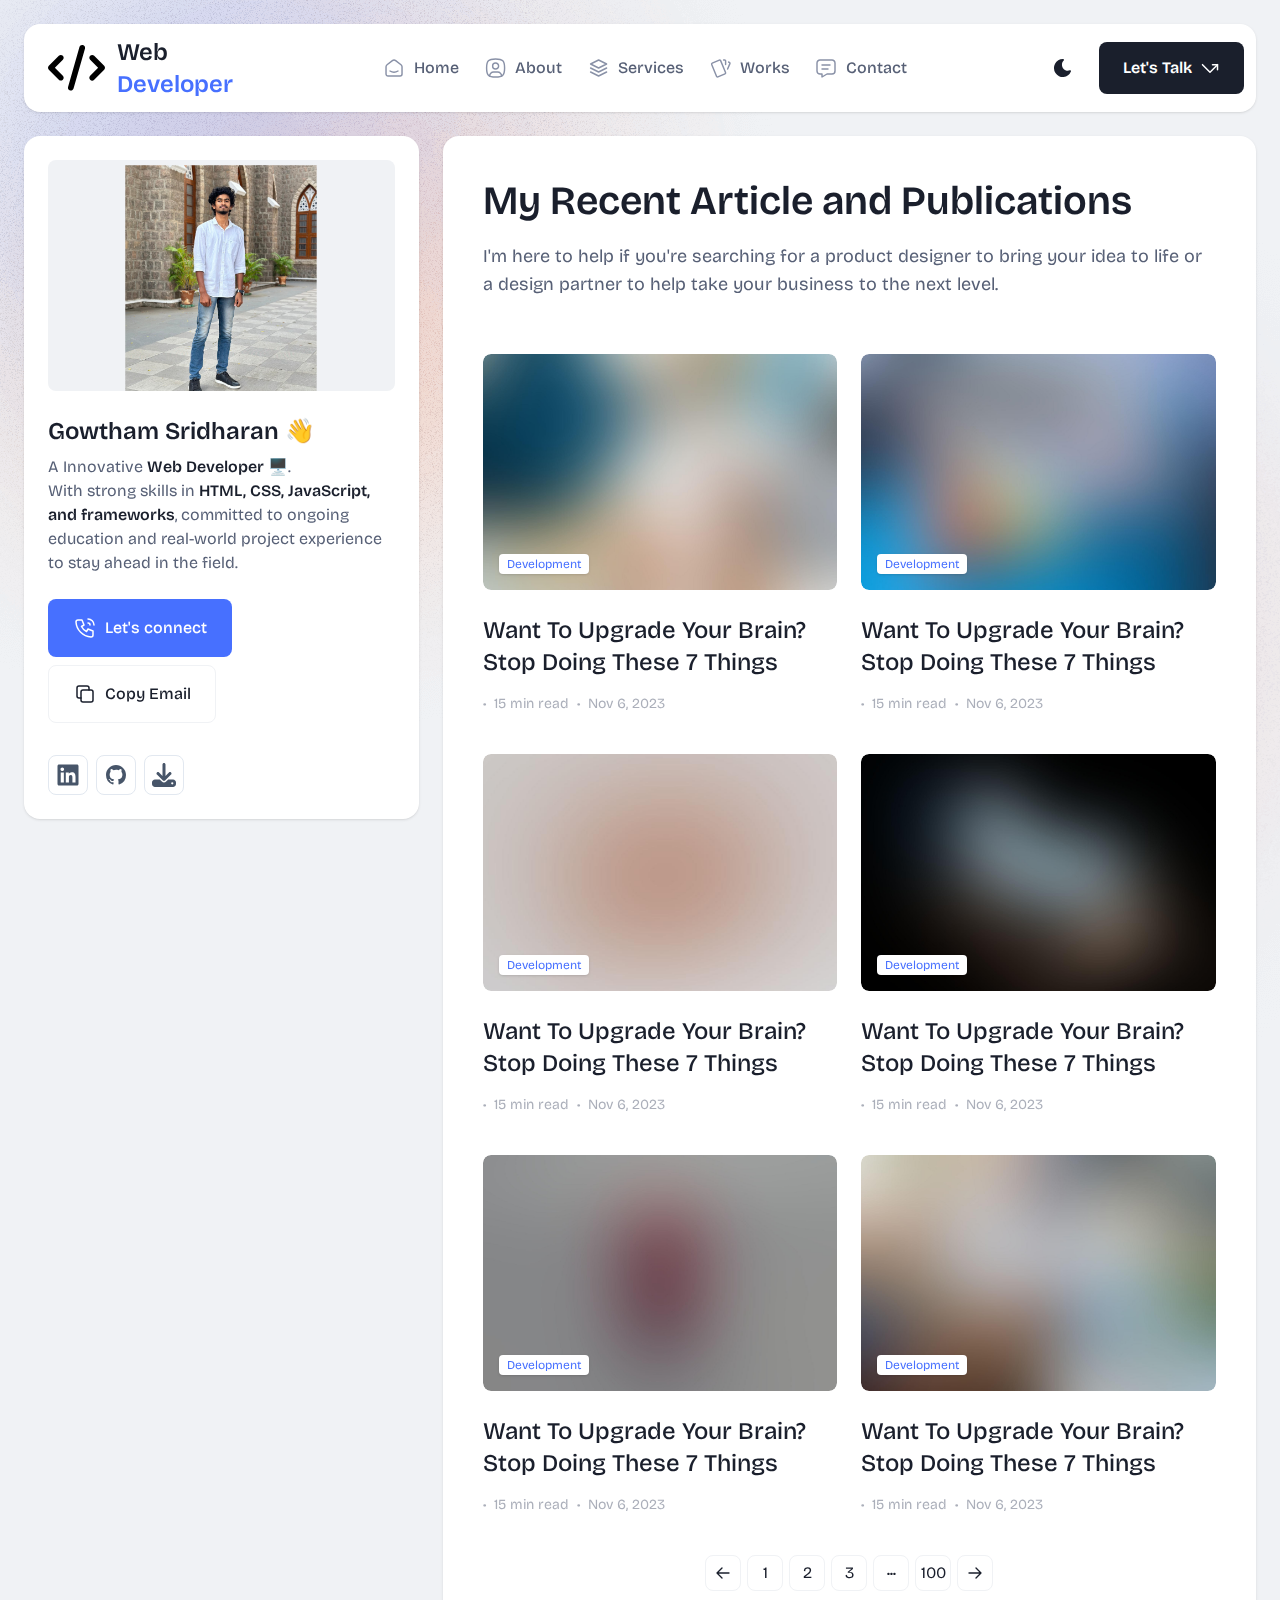
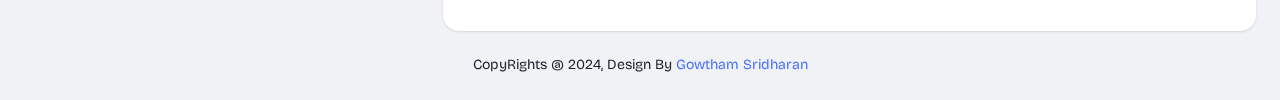
<file: blog.html>
<!DOCTYPE html>
<html lang="en" class="h-full">

<head>
    <!-- Required meta tags -->
    <meta charset="UTF-8" />
    <meta name="viewport" content="width=device-width, initial-scale=1.0" />
    <meta http-equiv="X-UA-Compatible" content="ie=edge" />

    <!-- Title -->
    <title>Gowtham - portfolio</title>

    <!-- Favicon -->
    <link rel="icon" href="assets/img/favicon.svg" type="image/svg+xml">

    <!-- Fonts -->
    <link rel="preconnect" href="https://fonts.googleapis.com" />
    <link rel="preconnect" href="https://fonts.gstatic.com" crossorigin />
    <link href="https://fonts.googleapis.com/css2?family=Bricolage+Grotesque:opsz,wght@12..96,300;12..96,400;12..96,500;12..96,600;12..96,700&display=swap" rel="stylesheet" />

    <!-- Styles -->
    <link rel="stylesheet" type="text/css" href="./assets/css/swiper-bundle.min.css" />
    <link rel="stylesheet" type="text/css" href="./assets/css/venobox.min.css" />
    <link rel="stylesheet" type="text/css" href="./assets/css/style.css" />
</head>


<body class="relative h-screen overflow-y-auto overflow-x-hidden bg-light text-dark dark:bg-dark-2 dark:text-light">
    <div class="mx-auto flex max-w-screen-2xl flex-col justify-between gap-4 p-4 lg:gap-6 lg:p-6">
        <!-- Header -->
        <header class="sticky top-0 z-50">
            <div class="">
                <div class="flex items-center justify-between rounded-2xl bg-white p-3 shadow dark:bg-black dark:shadow-dark">
                    <!-- Logo -->
                    <a href="index.html" class="inline-flex items-center gap-3 px-3 text-2xl font-semibold text-dark dark:text-white">
                        <svg xmlns="http://www.w3.org/2000/svg"
                            viewBox="0 0 640 512">
                            <path d="M392.8 1.2c-17-4.9-34.7 5-39.6 22l-128 448c-4.9 17 5 34.7 22 39.6s34.7-5 39.6-22l128-448c4.9-17-5-34.7-22-39.6zm80.6 120.1c-12.5 12.5-12.5 32.8 0 45.3L562.7 256l-89.4 89.4c-12.5 12.5-12.5 32.8 0 45.3s32.8 12.5 45.3 0l112-112c12.5-12.5 12.5-32.8 0-45.3l-112-112c-12.5-12.5-32.8-12.5-45.3 0zm-306.7 0c-12.5-12.5-32.8-12.5-45.3 0l-112 112c-12.5 12.5-12.5 32.8 0 45.3l112 112c12.5 12.5 32.8 12.5 45.3 0s12.5-32.8 0-45.3L77.3 256l89.4-89.4c12.5-12.5 12.5-32.8 0-45.3z" />
                            </svg>

                        <span> Web <span class="text-primary">Developer</span> </span>
                    </a>

                    <!-- Navigation menu -->
                    <ul class="hidden flex-1 flex-wrap items-center justify-center lg:flex">
                        <li class="group/menu-item ">
                            <a href="index.html" class="group inline-flex items-center gap-2 rounded-lg px-3 py-2 text-center text-base font-medium text-muted transition hover:bg-light hover:text-dark group-[.active]/menu-item:bg-light group-[.active]/menu-item:text-dark dark:hover:bg-dark-2 dark:hover:text-white dark:group-[.active]/menu-item:bg-dark-2 dark:group-[.active]/menu-item:text-white">
                                <svg xmlns="http://www.w3.org/2000/svg" viewBox="0 0 20 20" fill="none" stroke="currentColor" stroke-linecap="round" stroke-linejoin="round" stroke-width="1.2" class="h-6 w-6 text-[#8991A7] transition group-hover:text-dark group-[.active]/menu-item:text-dark dark:group-hover:text-white dark:group-[.active]/menu-item:text-white">
                                    <path d="M15.833 7.258 11.39 3.802a2.222 2.222 0 0 0-2.728 0L4.216 7.258a2.22 2.22 0 0 0-.858 1.754v6a1.667 1.667 0 0 0 1.667 1.667h10a1.667 1.667 0 0 0 1.667-1.666v-6c0-.686-.317-1.334-.859-1.755Z" />
                                    <path d="M13.333 12.5c-1.841 1.11-4.826 1.11-6.667 0" />
                                </svg>
                                <span>Home</span>
                            </a>
                        </li>
                        <li class="group/menu-item ">
                            <a href="about.html" class="group inline-flex items-center gap-2 rounded-lg px-3 py-2 text-center text-base font-medium text-muted transition hover:bg-light hover:text-dark group-[.active]/menu-item:bg-light group-[.active]/menu-item:text-dark dark:hover:bg-dark-2 dark:hover:text-white dark:group-[.active]/menu-item:bg-dark-2 dark:group-[.active]/menu-item:text-white">
                                <svg xmlns="http://www.w3.org/2000/svg" viewBox="0 0 20 20" fill="none" stroke="currentColor" stroke-linecap="round" stroke-linejoin="round" stroke-width="1.2" class="h-6 w-6 text-[#8991A7] transition group-hover:text-dark group-[.active]/menu-item:text-dark dark:group-hover:text-white dark:group-[.active]/menu-item:text-white">
                                    <path d="M10.5 10.833a2.5 2.5 0 1 0 0-5 2.5 2.5 0 0 0 0 5Z" />
                                    <path d="M10.5 2.5c6 0 7.5 1.5 7.5 7.5s-1.5 7.5-7.5 7.5S3 16 3 10s1.5-7.5 7.5-7.5Z" />
                                    <path d="M5.5 16.708v-.041a3.333 3.333 0 0 1 3.333-3.334h3.334a3.333 3.333 0 0 1 3.333 3.334v.041" />
                                </svg>
                                <span>About</span>
                            </a>
                        </li>
                        <li class="group/menu-item ">
                            <a href="services.html" class="group inline-flex items-center gap-2 rounded-lg px-3 py-2 text-center text-base font-medium text-muted transition hover:bg-light hover:text-dark group-[.active]/menu-item:bg-light group-[.active]/menu-item:text-dark dark:hover:bg-dark-2 dark:hover:text-white dark:group-[.active]/menu-item:bg-dark-2 dark:group-[.active]/menu-item:text-white">
                                <svg xmlns="http://www.w3.org/2000/svg" viewBox="0 0 20 20" fill="none" stroke="currentColor" stroke-linecap="round" stroke-linejoin="round" stroke-width="1.2" class="h-6 w-6 text-[#8991A7] transition group-hover:text-dark group-[.active]/menu-item:text-dark dark:group-hover:text-white dark:group-[.active]/menu-item:text-white">
                                    <path d="M10.5 3.333 3.833 6.667 10.5 10l6.667-3.333L10.5 3.333ZM3.833 10l6.667 3.333L17.167 10M3.833 13.333l6.667 3.334 6.667-3.334" />
                                </svg>
                                <span>Services</span>
                            </a>
                        </li>
                        <li class="group/menu-item ">
                            <a href="portfolio.html" class="group inline-flex items-center gap-2 rounded-lg px-3 py-2 text-center text-base font-medium text-muted transition hover:bg-light hover:text-dark group-[.active]/menu-item:bg-light group-[.active]/menu-item:text-dark dark:hover:bg-dark-2 dark:hover:text-white dark:group-[.active]/menu-item:bg-dark-2 dark:group-[.active]/menu-item:text-white">
                                <svg xmlns="http://www.w3.org/2000/svg" viewBox="0 0 20 20" fill="none" stroke="currentColor" stroke-linecap="round" stroke-linejoin="round" stroke-width="1.2" class="h-6 w-6 text-[#8991A7] transition group-hover:text-dark group-[.active]/menu-item:text-dark dark:group-hover:text-white dark:group-[.active]/menu-item:text-white">
                                    <path d="m3.503 5.998 5.949-2.591a.8.8 0 0 1 1.058.439l4.103 9.918a.834.834 0 0 1-.428 1.087l-5.948 2.59a.8.8 0 0 1-1.059-.438l-4.103-9.92a.833.833 0 0 1 .428-1.085ZM13 3.333h.833a.833.833 0 0 1 .834.834v2.916M17.167 5c.22.093.433.18.64.263a.833.833 0 0 1 .442 1.092l-1.915 4.478" />
                                </svg>
                                <span>Works</span>
                            </a>
                        </li>
                        
                        <li class="group/menu-item ">
                            <a href="contact.html" class="group inline-flex items-center gap-2 rounded-lg px-3 py-2 text-center text-base font-medium text-muted transition hover:bg-light hover:text-dark group-[.active]/menu-item:bg-light group-[.active]/menu-item:text-dark dark:hover:bg-dark-2 dark:hover:text-white dark:group-[.active]/menu-item:bg-dark-2 dark:group-[.active]/menu-item:text-white">
                                <svg xmlns="http://www.w3.org/2000/svg" viewBox="0 0 20 20" fill="none" stroke="currentColor" stroke-linecap="round" stroke-linejoin="round" stroke-width="1.2" class="h-6 w-6 text-[#8991A7] transition group-hover:text-dark group-[.active]/menu-item:text-dark dark:group-hover:text-white dark:group-[.active]/menu-item:text-white">
                                    <path d="M6.667 7.5h6.666m-6.666 3.333h5M15 3.333a2.5 2.5 0 0 1 2.5 2.5V12.5A2.5 2.5 0 0 1 15 15h-4.167l-4.166 2.5V15H5a2.5 2.5 0 0 1-2.5-2.5V5.833a2.5 2.5 0 0 1 2.5-2.5h10Z" />
                                </svg>
                                <span>Contact</span>
                            </a>
                        </li>
                    </ul>

                    <!-- Header buttons -->
                    <div class="hidden items-center gap-4 lg:flex">
                        <!-- Theme appearance toggler -->
                        <div class="">
                            <button type="button" class="hs-dark-mode group flex h-10 w-10 items-center justify-center rounded-lg text-center font-medium text-dark transition hover:bg-light hs-dark-mode-active:hidden dark:text-gray-400 dark:hover:text-gray-500" data-hs-theme-click-value="dark">
                                <svg xmlns="http://www.w3.org/2000/svg" fill="currentColor" viewBox="0 0 24 24" class="h-6 w-6">
                                    <path d="M11.8 3a8.656 8.656 0 0 0-4.523 1.28A8.918 8.918 0 0 0 4.04 7.756a9.167 9.167 0 0 0 .44 9.24 8.863 8.863 0 0 0 3.553 3.137 8.633 8.633 0 0 0 4.624.824 8.69 8.69 0 0 0 4.381-1.723 8.973 8.973 0 0 0 2.892-3.78c.3-.738-.419-1.48-1.142-1.179a5.604 5.604 0 0 1-3.892.15 5.74 5.74 0 0 1-3.083-2.431 5.956 5.956 0 0 1-.848-3.886c.17-1.357.8-2.61 1.78-3.541l.069-.072c.485-.567.099-1.488-.668-1.488h-.234l-.06-.005L11.8 3Z" />
                                </svg>
                            </button>
                            <button type="button" class="hs-dark-mode group hidden h-10 w-10 items-center justify-center rounded-lg text-center font-medium text-dark transition hover:bg-light hs-dark-mode-active:flex dark:text-[#FD7E41] dark:hover:bg-dark dark:hover:text-[#FD7E41]" data-hs-theme-click-value="light">
                                <svg xmlns="http://www.w3.org/2000/svg" fill="currentColor" viewBox="0 0 20 20" class="h-6 w-6">
                                    <path d="M10 15.833a.833.833 0 0 1 .828.736l.005.098v.833a.833.833 0 0 1-1.66.097l-.006-.097v-.833a.833.833 0 0 1 .833-.834Zm5.26-1.741.08.069.582.583a.833.833 0 0 1-1.1 1.248l-.078-.07-.583-.583a.833.833 0 0 1 1.015-1.306l.085.059Zm-9.42.068a.833.833 0 0 1 .068 1.1l-.069.08-.583.582a.833.833 0 0 1-1.248-1.1l.07-.078.583-.583a.833.833 0 0 1 1.178 0ZM3.333 9.167a.833.833 0 0 1 .098 1.66l-.098.006H2.5a.833.833 0 0 1-.098-1.66l.098-.006h.833Zm14.167 0a.833.833 0 0 1 .098 1.66l-.098.006h-.833a.833.833 0 0 1-.098-1.66l.098-.006h.833ZM5.178 4.008l.078.07.583.583a.833.833 0 0 1-1.1 1.247l-.078-.069-.583-.583A.833.833 0 0 1 5.092 3.95l.086.058Zm10.744.069a.833.833 0 0 1 .07 1.1l-.07.079-.583.583a.833.833 0 0 1-1.247-1.1l.069-.078.583-.584a.833.833 0 0 1 1.178 0ZM10 1.667a.833.833 0 0 1 .828.736l.005.097v.833a.833.833 0 0 1-1.66.098l-.006-.098V2.5A.833.833 0 0 1 10 1.667Zm0 4.166a4.167 4.167 0 1 1-4.163 4.348L5.833 10l.004-.18A4.167 4.167 0 0 1 10 5.832Z" />
                                </svg>
                            </button>
                        </div>

                        <a href="contact.html" class="inline-flex items-center gap-2 rounded-lg bg-dark px-6 py-4 text-center text-base font-semibold leading-tight text-white transition hover:bg-primary dark:bg-dark-2 dark:text-white dark:hover:bg-primary dark:hover:text-white">
                            <span>Let's Talk</span>
                            <svg xmlns="http://www.w3.org/2000/svg" fill="none" viewBox="0 0 20 20" stroke="currentColor" stroke-linecap="round" stroke-linejoin="round" stroke-width="1.5" class="h-5 w-5">
                                <path d="M17.5 11.667v-5h-5" />
                                <path d="m17.5 6.667-7.5 7.5-7.5-7.5" />
                            </svg>
                        </a>
                    </div>

                    <!-- Navigation toggler -->
                    <button type="button" class="text-dark transition dark:text-white/70 lg:hidden" data-hs-overlay="#mobile-menu" aria-controls="mobile-menu" aria-label="Toggle navigation">
                        <span class="sr-only">Toggle Navigation</span>
                        <svg class="h-9 w-9 flex-shrink-0" fill="currentColor" viewBox="0 0 16 16">
                            <path fill-rule="evenodd" d="M2.5 12a.5.5 0 0 1 .5-.5h10a.5.5 0 0 1 0 1H3a.5.5 0 0 1-.5-.5zm0-4a.5.5 0 0 1 .5-.5h10a.5.5 0 0 1 0 1H3a.5.5 0 0 1-.5-.5zm0-4a.5.5 0 0 1 .5-.5h10a.5.5 0 0 1 0 1H3a.5.5 0 0 1-.5-.5z" />
                        </svg>
                    </button>
                </div>
            </div>
        </header>
        <!-- Header end -->

        <!-- Mobile menu -->
        <div id="mobile-menu" class="hs-overlay fixed bottom-0 start-0 top-0 z-[60] hidden h-full w-64 -translate-x-full transform overflow-y-auto bg-white transition-all duration-300 hs-overlay-open:translate-x-0 dark:bg-black [&::-webkit-scrollbar-thumb]:rounded-full [&::-webkit-scrollbar-thumb]:bg-gray-300 [&::-webkit-scrollbar-track]:bg-gray-100 [&::-webkit-scrollbar]:w-2">
            <div class="flex h-full flex-col justify-between gap-5 p-5">
                <div class="">
                    <!-- Logo -->
                    <a href="index.html" class="inline-flex items-center gap-3 px-3 text-2xl font-semibold text-dark dark:text-white">
                        <svg xmlns="http://www.w3.org/2000/svg"
                            viewBox="0 0 640 512">
                            <path d="M392.8 1.2c-17-4.9-34.7 5-39.6 22l-128 448c-4.9 17 5 34.7 22 39.6s34.7-5 39.6-22l128-448c4.9-17-5-34.7-22-39.6zm80.6 120.1c-12.5 12.5-12.5 32.8 0 45.3L562.7 256l-89.4 89.4c-12.5 12.5-12.5 32.8 0 45.3s32.8 12.5 45.3 0l112-112c12.5-12.5 12.5-32.8 0-45.3l-112-112c-12.5-12.5-32.8-12.5-45.3 0zm-306.7 0c-12.5-12.5-32.8-12.5-45.3 0l-112 112c-12.5 12.5-12.5 32.8 0 45.3l112 112c12.5 12.5 32.8 12.5 45.3 0s12.5-32.8 0-45.3L77.3 256l89.4-89.4c12.5-12.5 12.5-32.8 0-45.3z" />
                            </svg>

                        <span> Web <span class="text-primary">Developer</span> </span>
                    </a>
                </div>

                <ul class="mt-4 flex flex-1 flex-col gap-2">
                    <li class="group/menu-item ">
                        <a href="index.html" class="group inline-flex w-full items-center gap-2 rounded-lg px-3 py-2 text-center text-base font-medium text-muted transition hover:bg-light hover:text-dark group-[.active]/menu-item:bg-light group-[.active]/menu-item:text-dark dark:hover:bg-dark-2 dark:hover:text-white dark:group-[.active]/menu-item:bg-dark-2 dark:group-[.active]/menu-item:text-white">
                            <svg xmlns="http://www.w3.org/2000/svg" viewBox="0 0 20 20" fill="none" stroke="currentColor" stroke-linecap="round" stroke-linejoin="round" stroke-width="1.2" class="h-6 w-6 text-[#8991A7] transition group-hover:text-dark group-[.active]/menu-item:text-dark dark:group-hover:text-white dark:group-[.active]/menu-item:text-white">
                                <path d="M15.833 7.258 11.39 3.802a2.222 2.222 0 0 0-2.728 0L4.216 7.258a2.22 2.22 0 0 0-.858 1.754v6a1.667 1.667 0 0 0 1.667 1.667h10a1.667 1.667 0 0 0 1.667-1.666v-6c0-.686-.317-1.334-.859-1.755Z" />
                                <path d="M13.333 12.5c-1.841 1.11-4.826 1.11-6.667 0" />
                            </svg>
                            <span>Home</span>
                        </a>
                    </li>
                    <li class="group/menu-item ">
                        <a href="about.html" class="group inline-flex w-full items-center gap-2 rounded-lg px-3 py-2 text-center text-base font-medium text-muted transition hover:bg-light hover:text-dark group-[.active]/menu-item:bg-light group-[.active]/menu-item:text-dark dark:hover:bg-dark-2 dark:hover:text-white dark:group-[.active]/menu-item:bg-dark-2 dark:group-[.active]/menu-item:text-white">
                            <svg xmlns="http://www.w3.org/2000/svg" viewBox="0 0 20 20" fill="none" stroke="currentColor" stroke-linecap="round" stroke-linejoin="round" stroke-width="1.2" class="h-6 w-6 text-[#8991A7] transition group-hover:text-dark group-[.active]/menu-item:text-dark dark:group-hover:text-white dark:group-[.active]/menu-item:text-white">
                                <path d="M10.5 10.833a2.5 2.5 0 1 0 0-5 2.5 2.5 0 0 0 0 5Z" />
                                <path d="M10.5 2.5c6 0 7.5 1.5 7.5 7.5s-1.5 7.5-7.5 7.5S3 16 3 10s1.5-7.5 7.5-7.5Z" />
                                <path d="M5.5 16.708v-.041a3.333 3.333 0 0 1 3.333-3.334h3.334a3.333 3.333 0 0 1 3.333 3.334v.041" />
                            </svg>
                            <span>About</span>
                        </a>
                    </li>
                    <li class="group/menu-item ">
                        <a href="services.html" class="group inline-flex w-full items-center gap-2 rounded-lg px-3 py-2 text-center text-base font-medium text-muted transition hover:bg-light hover:text-dark group-[.active]/menu-item:bg-light group-[.active]/menu-item:text-dark dark:hover:bg-dark-2 dark:hover:text-white dark:group-[.active]/menu-item:bg-dark-2 dark:group-[.active]/menu-item:text-white">
                            <svg xmlns="http://www.w3.org/2000/svg" viewBox="0 0 20 20" fill="none" stroke="currentColor" stroke-linecap="round" stroke-linejoin="round" stroke-width="1.2" class="h-6 w-6 text-[#8991A7] transition group-hover:text-dark group-[.active]/menu-item:text-dark dark:group-hover:text-white dark:group-[.active]/menu-item:text-white">
                                <path d="M10.5 3.333 3.833 6.667 10.5 10l6.667-3.333L10.5 3.333ZM3.833 10l6.667 3.333L17.167 10M3.833 13.333l6.667 3.334 6.667-3.334" />
                            </svg>
                            <span>Services</span>
                        </a>
                    </li>
                    <li class="group/menu-item ">
                        <a href="portfolio.html" class="group inline-flex w-full items-center gap-2 rounded-lg px-3 py-2 text-center text-base font-medium text-muted transition hover:bg-light hover:text-dark group-[.active]/menu-item:bg-light group-[.active]/menu-item:text-dark dark:hover:bg-dark-2 dark:hover:text-white dark:group-[.active]/menu-item:bg-dark-2 dark:group-[.active]/menu-item:text-white">
                            <svg xmlns="http://www.w3.org/2000/svg" viewBox="0 0 20 20" fill="none" stroke="currentColor" stroke-linecap="round" stroke-linejoin="round" stroke-width="1.2" class="h-6 w-6 text-[#8991A7] transition group-hover:text-dark group-[.active]/menu-item:text-dark dark:group-hover:text-white dark:group-[.active]/menu-item:text-white">
                                <path d="m3.503 5.998 5.949-2.591a.8.8 0 0 1 1.058.439l4.103 9.918a.834.834 0 0 1-.428 1.087l-5.948 2.59a.8.8 0 0 1-1.059-.438l-4.103-9.92a.833.833 0 0 1 .428-1.085ZM13 3.333h.833a.833.833 0 0 1 .834.834v2.916M17.167 5c.22.093.433.18.64.263a.833.833 0 0 1 .442 1.092l-1.915 4.478" />
                            </svg>
                            <span>Works</span>
                        </a>
                    </li>
                    <li class="group/menu-item active">
                        <a href="" class="group inline-flex w-full items-center gap-2 rounded-lg px-3 py-2 text-center text-base font-medium text-muted transition hover:bg-light hover:text-dark group-[.active]/menu-item:bg-light group-[.active]/menu-item:text-dark dark:hover:bg-dark-2 dark:hover:text-white dark:group-[.active]/menu-item:bg-dark-2 dark:group-[.active]/menu-item:text-white">
                            <svg xmlns="http://www.w3.org/2000/svg" viewBox="0 0 20 20" fill="none" stroke="currentColor" stroke-linecap="round" stroke-linejoin="round" stroke-width="1.2" class="h-6 w-6 text-[#8991A7] transition group-hover:text-dark group-[.active]/menu-item:text-dark dark:group-hover:text-white dark:group-[.active]/menu-item:text-white">
                                <path d="m14.667 9.167 1.25-1.25a2.357 2.357 0 1 0-3.333-3.334l-8.75 8.75v3.334h3.333L8.834 15m2.916-9.583 3.333 3.333m.417 9.583 2.792-2.736a1.785 1.785 0 0 0 .004-2.56 1.87 1.87 0 0 0-2.608-.005l-.186.184-.186-.184a1.869 1.869 0 0 0-2.607-.005 1.787 1.787 0 0 0-.005 2.56l2.796 2.746Z" />
                        
                            <span></span></svg>
                        </a>
                    </li>
                    <li class="group/menu-item ">
                        <a href="contact.html" class="group inline-flex w-full items-center gap-2 rounded-lg px-3 py-2 text-center text-base font-medium text-muted transition hover:bg-light hover:text-dark group-[.active]/menu-item:bg-light group-[.active]/menu-item:text-dark dark:hover:bg-dark-2 dark:hover:text-white dark:group-[.active]/menu-item:bg-dark-2 dark:group-[.active]/menu-item:text-white">
                            <svg xmlns="http://www.w3.org/2000/svg" viewBox="0 0 20 20" fill="none" stroke="currentColor" stroke-linecap="round" stroke-linejoin="round" stroke-width="1.2" class="h-6 w-6 text-[#8991A7] transition group-hover:text-dark group-[.active]/menu-item:text-dark dark:group-hover:text-white dark:group-[.active]/menu-item:text-white">
                                <path d="M6.667 7.5h6.666m-6.666 3.333h5M15 3.333a2.5 2.5 0 0 1 2.5 2.5V12.5A2.5 2.5 0 0 1 15 15h-4.167l-4.166 2.5V15H5a2.5 2.5 0 0 1-2.5-2.5V5.833a2.5 2.5 0 0 1 2.5-2.5h10Z" />
                            </svg>
                            <span>Contact</span>
                        </a>
                    </li>
                </ul>

                <div class="flex flex-col gap-3">
                    <button data-hs-theme-click-value="dark" class="hs-dark-mode flex w-full items-center justify-start gap-2 rounded-lg px-4 py-2 text-center text-sm text-muted transition hover:bg-light hs-dark-mode-active:hidden dark:hover:bg-dark dark:hover:text-white">
                        <svg xmlns="http://www.w3.org/2000/svg" fill="currentColor" viewBox="0 0 24 24" class="h-6 w-6">
                            <path d="M11.8 3a8.656 8.656 0 0 0-4.523 1.28A8.918 8.918 0 0 0 4.04 7.756a9.167 9.167 0 0 0 .44 9.24 8.863 8.863 0 0 0 3.553 3.137 8.633 8.633 0 0 0 4.624.824 8.69 8.69 0 0 0 4.381-1.723 8.973 8.973 0 0 0 2.892-3.78c.3-.738-.419-1.48-1.142-1.179a5.604 5.604 0 0 1-3.892.15 5.74 5.74 0 0 1-3.083-2.431 5.956 5.956 0 0 1-.848-3.886c.17-1.357.8-2.61 1.78-3.541l.069-.072c.485-.567.099-1.488-.668-1.488h-.234l-.06-.005L11.8 3Z" />
                        </svg>

                        <span>Change appearance</span>
                    </button>

                    <button data-hs-theme-click-value="light" class="hs-dark-mode hidden w-full items-center justify-start gap-2 rounded-lg px-4 py-2 text-center text-sm text-muted transition hover:bg-light hs-dark-mode-active:flex dark:hover:bg-dark dark:hover:text-white">
                        <svg xmlns="http://www.w3.org/2000/svg" fill="currentColor" viewBox="0 0 24 24" class="h-6 w-6">
                            <path d="M10 15.833a.833.833 0 0 1 .828.736l.005.098v.833a.833.833 0 0 1-1.66.097l-.006-.097v-.833a.833.833 0 0 1 .833-.834Zm5.26-1.741.08.069.582.583a.833.833 0 0 1-1.1 1.248l-.078-.07-.583-.583a.833.833 0 0 1 1.015-1.306l.085.059Zm-9.42.068a.833.833 0 0 1 .068 1.1l-.069.08-.583.582a.833.833 0 0 1-1.248-1.1l.07-.078.583-.583a.833.833 0 0 1 1.178 0ZM3.333 9.167a.833.833 0 0 1 .098 1.66l-.098.006H2.5a.833.833 0 0 1-.098-1.66l.098-.006h.833Zm14.167 0a.833.833 0 0 1 .098 1.66l-.098.006h-.833a.833.833 0 0 1-.098-1.66l.098-.006h.833ZM5.178 4.008l.078.07.583.583a.833.833 0 0 1-1.1 1.247l-.078-.069-.583-.583A.833.833 0 0 1 5.092 3.95l.086.058Zm10.744.069a.833.833 0 0 1 .07 1.1l-.07.079-.583.583a.833.833 0 0 1-1.247-1.1l.069-.078.583-.584a.833.833 0 0 1 1.178 0ZM10 1.667a.833.833 0 0 1 .828.736l.005.097v.833a.833.833 0 0 1-1.66.098l-.006-.098V2.5A.833.833 0 0 1 10 1.667Zm0 4.166a4.167 4.167 0 1 1-4.163 4.348L5.833 10l.004-.18A4.167 4.167 0 0 1 10 5.832Z" />
                        </svg>

                        <span>Change appearance</span>
                    </button>

                    <a href="contact.html" class="inline-flex w-full items-center justify-center gap-2 rounded-lg bg-dark px-6 py-4 text-center text-base font-semibold leading-tight text-white transition hover:bg-primary dark:bg-dark-2 dark:text-white dark:hover:bg-primary dark:hover:text-white">
                        <span>Let's Talk</span>
                        <svg xmlns="http://www.w3.org/2000/svg" fill="none" viewBox="0 0 20 20" stroke="currentColor" stroke-linecap="round" stroke-linejoin="round" stroke-width="1.5" class="h-5 w-5">
                            <path d="M17.5 11.667v-5h-5" />
                            <path d="m17.5 6.667-7.5 7.5-7.5-7.5" />
                        </svg>
                    </a>
                </div>
            </div>
        </div>


        <main class="grid grid-cols-1 gap-4 lg:grid-cols-3 lg:gap-6">
            <!-- Intro -->
            <div class="">
                <div class="rounded-2xl bg-white p-6 shadow dark:bg-black dark:shadow-dark lg:sticky lg:top-24">
                    <div class="aspect-6/4 overflow-hidden rounded-lg bg-light pt-4 text-center dark:bg-dark-2">
                        <img src="assets/img/profile-g.jpg" alt="" class="inline-block h-full w-full scale-110 object-contain object-bottom" />
                    </div>

                    <div class="mt-6">
                        <h3 class="text-2xl font-semibold dark:text-light">Gowtham Sridharan 👋</h3>
                    <p class="mt-2 text-muted dark:text-light/70">
                        A Innovative
                        <span class="font-semibold text-dark dark:text-white">
								Web Developer
							</span>
                        🖥️.<br>
                        With strong skills in <span class="font-semibold text-dark dark:text-white"> HTML, CSS, JavaScript, and frameworks</span>, committed to ongoing education and real-world project experience to stay ahead in the field.
                    </p>

                        <!-- CTA buttons -->
                        <div class="mt-6 flex flex-wrap gap-2">
                            <a href="#" class="inline-flex items-center gap-x-2 rounded-lg border border-transparent bg-primary px-6 py-4 font-medium text-white transition hover:bg-blue-600 focus:outline-none focus:ring disabled:pointer-events-none disabled:opacity-50">
                                <svg xmlns="http://www.w3.org/2000/svg" viewBox="0 0 24 24" fill="none" stroke="currentColor" stroke-linecap="round" stroke-linejoin="round" stroke-width="1.5" class="h-6 w-6">
                                    <path d="M5 4h4l2 5-2.5 1.5a11 11 0 0 0 5 5L15 13l5 2v4a2 2 0 0 1-2 2A16 16 0 0 1 3 6a2 2 0 0 1 2-2Zm10 3a2 2 0 0 1 2 2m-2-6a6 6 0 0 1 6 6" />
                                </svg>
                                <span>Let's connect</span>
                            </a>
                            <button type="button" data-clipboard-text="shams.sujon.01@gmail.com" data-clipboard-action="copy" data-clipboard-success-text="Copied to clipboard" class="js-clipboard hs-tooltip inline-flex items-center gap-x-2 rounded-lg border border-light bg-transparent px-6 py-4 font-medium text-dark transition [--trigger:focus] hover:bg-light focus:outline-none focus:ring disabled:pointer-events-none disabled:opacity-50 dark:border-dark dark:text-light/70 dark:hover:bg-dark dark:hover:text-white">
                                <svg xmlns="http://www.w3.org/2000/svg" viewBox="0 0 24 24" fill="none" stroke="currentColor" stroke-linecap="round" stroke-linejoin="round" stroke-width="1.5" class="h-6 w-6">
                                    <path d="M8 10a2 2 0 0 1 2-2h8a2 2 0 0 1 2 2v8a2 2 0 0 1-2 2h-8a2 2 0 0 1-2-2v-8Z" />
                                    <path d="M16 8V6a2 2 0 0 0-2-2H6a2 2 0 0 0-2 2v8a2 2 0 0 0 2 2h2" />
                                </svg>
                                <span>Copy Email</span>

                                <span
										class="hs-tooltip-content invisible z-10 hidden rounded-lg bg-gray-900 px-2 py-1 text-xs font-medium text-white opacity-0 shadow-sm transition-opacity hs-tooltip-shown:visible hs-tooltip-shown:opacity-100 dark:bg-slate-700"
										role="tooltip">
										Copied to clipboard
									</span>
                            </button>
                        </div>

                        <!-- Social -->
                        <div class="mt-8 flex flex-wrap items-center gap-2">
                        <a href="#"
                            class="flex h-10 w-10 items-center justify-center rounded-lg border border-slate-200 bg-transparent text-center text-slate-600 transition hover:text-primary focus:outline-none focus:ring disabled:pointer-events-none disabled:opacity-50 dark:border-transparent dark:bg-dark-2 dark:text-slate-500 dark:hover:text-primary">
                            <svg xmlns="http://www.w3.org/2000/svg" viewBox="0 0 448 512" fill="currentColor"
                                class="h-6 w-6">
                                <path
                                    d="M416 32H31.9C14.3 32 0 46.5 0 64.3v383.4C0 465.5 14.3 480 31.9 480H416c17.6 0 32-14.5 32-32.3V64.3c0-17.8-14.4-32.3-32-32.3zM135.4 416H69V202.2h66.5V416zm-33.2-243c-21.3 0-38.5-17.3-38.5-38.5S80.9 96 102.2 96c21.2 0 38.5 17.3 38.5 38.5 0 21.3-17.2 38.5-38.5 38.5zm282.1 243h-66.4V312c0-24.8-.5-56.7-34.5-56.7-34.6 0-39.9 27-39.9 54.9V416h-66.4V202.2h63.7v29.2h.9c8.9-16.8 30.6-34.5 62.9-34.5 67.2 0 79.7 44.3 79.7 101.9V416z" />
                            </svg>
                        </a>
                        <a href="#"
                            class="flex h-10 w-10 items-center justify-center rounded-lg border border-slate-200 bg-transparent text-center text-slate-600 transition hover:text-primary focus:outline-none focus:ring disabled:pointer-events-none disabled:opacity-50 dark:border-transparent dark:bg-dark-2 dark:text-slate-500 dark:hover:text-primary">
                            <svg xmlns="http://www.w3.org/2000/svg" viewBox="0 0 24 24" fill="currentColor"
                                class="h-6 w-6">
                                <path
                                    d="M12 2C6.475 2 2 6.475 2 12a9.994 9.994 0 0 0 6.838 9.488c.5.087.687-.213.687-.476 0-.237-.013-1.024-.013-1.862-2.512.463-3.162-.612-3.362-1.175-.113-.288-.6-1.175-1.025-1.413-.35-.187-.85-.65-.013-.662.788-.013 1.35.725 1.538 1.025.9 1.512 2.338 1.087 2.912.825.088-.65.35-1.087.638-1.337-2.225-.25-4.55-1.113-4.55-4.938 0-1.088.387-1.987 1.025-2.688-.1-.25-.45-1.275.1-2.65 0 0 .837-.262 2.75 1.026a9.28 9.28 0 0 1 2.5-.338c.85 0 1.7.112 2.5.337 1.912-1.3 2.75-1.024 2.75-1.024.55 1.375.2 2.4.1 2.65.637.7 1.025 1.587 1.025 2.687 0 3.838-2.337 4.688-4.562 4.938.362.312.675.912.675 1.85 0 1.337-.013 2.412-.013 2.75 0 .262.188.574.688.474A10.016 10.016 0 0 0 22 12c0-5.525-4.475-10-10-10Z" />
                            </svg>
                        </a>
                        <a href="#"
                            class="flex h-10 w-10 items-center justify-center rounded-lg border border-slate-200 bg-transparent text-center text-slate-600 transition hover:text-primary focus:outline-none focus:ring disabled:pointer-events-none disabled:opacity-50 dark:border-transparent dark:bg-dark-2 dark:text-slate-500 dark:hover:text-primary">
                            <svg xmlns="http://www.w3.org/2000/svg" viewBox="0 0 512 512" fill="currentColor"
                                class="h-6 w-6">
                                <path
                                    d="M288 32c0-17.7-14.3-32-32-32s-32 14.3-32 32V274.7l-73.4-73.4c-12.5-12.5-32.8-12.5-45.3 0s-12.5 32.8 0 45.3l128 128c12.5 12.5 32.8 12.5 45.3 0l128-128c12.5-12.5 12.5-32.8 0-45.3s-32.8-12.5-45.3 0L288 274.7V32zM64 352c-35.3 0-64 28.7-64 64v32c0 35.3 28.7 64 64 64H448c35.3 0 64-28.7 64-64V416c0-35.3-28.7-64-64-64H346.5l-45.3 45.3c-25 25-65.5 25-90.5 0L165.5 352H64zm368 56a24 24 0 1 1 0 48 24 24 0 1 1 0-48z" />
                            </svg>
                        </a>
                    </div>
                    </div>
                </div>
            </div>

            <!-- Blog -->
            <div class="rounded-2xl bg-white p-6 shadow dark:bg-black dark:shadow-dark lg:col-span-2 lg:p-10">
                <div class="">
                    <h2 class="text-3xl font-semibold leading-tight text-dark dark:text-light lg:text-[40px] lg:leading-tight">
                        My Recent Article and Publications
                    </h2>
                    <p class="mt-4 text-lg text-muted dark:text-light/70">
                        I'm here to help if you're searching for a product designer to bring
                        your idea to life or a design partner to help take your business to the
                        next level.
                    </p>
                </div>

                <!-- Blog -->
                <div class="mt-10 lg:mt-14">
                    <div class="grid grid-cols-1 gap-x-6 gap-y-10 md:grid-cols-2">
                        <div class="">
                            <div class="relative">
                                <a href="article.html" class="group block aspect-6/4 overflow-hidden rounded-lg">
                                    <img src="assets/img/blog-img-1.jpg" alt="" class="h-full w-full rounded-lg object-cover transition duration-700 group-hover:scale-105" />
                                </a>

                                <!-- Tags -->
                                <div class="absolute bottom-4 left-4 flex flex-wrap gap-2">
                                    <a href="#" class="inline-flex items-center justify-center gap-2 rounded bg-white px-2 py-1 text-center text-xs leading-none text-primary shadow transition hover:bg-primary hover:text-white">
                                        Development
                                    </a>
                                </div>
                            </div>
                            <div class="mt-6">
                                <h2 class="text-xl font-medium xl:text-2xl">
                                    <a href="article.html" class="inline-block text-dark transition hover:text-primary dark:text-light/70 dark:hover:text-primary">
                                        Want To Upgrade Your Brain? Stop Doing These 7 Things
                                    </a>
                                </h2>

                                <ul class="mt-4 flex flex-wrap items-center gap-2">
                                    <li class="relative text-sm text-muted/50 before:mr-1 before:content-['\2022'] dark:text-muted">
                                        15 min read
                                    </li>
                                    <li class="relative text-sm text-muted/50 before:mr-1 before:content-['\2022'] dark:text-muted">
                                        Nov 6, 2023
                                    </li>
                                </ul>
                            </div>
                        </div>
                        <div class="">
                            <div class="relative">
                                <a href="article.html" class="group block aspect-6/4 overflow-hidden rounded-lg">
                                    <img src="assets/img/blog-img-2.jpg" alt="" class="h-full w-full rounded-lg object-cover transition duration-700 group-hover:scale-105" />
                                </a>

                                <!-- Tags -->
                                <div class="absolute bottom-4 left-4 flex flex-wrap gap-2">
                                    <a href="#" class="inline-flex items-center justify-center gap-2 rounded bg-white px-2 py-1 text-center text-xs leading-none text-primary shadow transition hover:bg-primary hover:text-white">
                                        Development
                                    </a>
                                </div>
                            </div>
                            <div class="mt-6">
                                <h2 class="text-xl font-medium xl:text-2xl">
                                    <a href="article.html" class="inline-block text-dark transition hover:text-primary dark:text-light/70 dark:hover:text-primary">
                                        Want To Upgrade Your Brain? Stop Doing These 7 Things
                                    </a>
                                </h2>

                                <ul class="mt-4 flex flex-wrap items-center gap-2">
                                    <li class="relative text-sm text-muted/50 before:mr-1 before:content-['\2022'] dark:text-muted">
                                        15 min read
                                    </li>
                                    <li class="relative text-sm text-muted/50 before:mr-1 before:content-['\2022'] dark:text-muted">
                                        Nov 6, 2023
                                    </li>
                                </ul>
                            </div>
                        </div>
                        <div class="">
                            <div class="relative">
                                <a href="article.html" class="group block aspect-6/4 overflow-hidden rounded-lg">
                                    <img src="assets/img/blog-img-3.jpg" alt="" class="h-full w-full rounded-lg object-cover transition duration-700 group-hover:scale-105" />
                                </a>

                                <!-- Tags -->
                                <div class="absolute bottom-4 left-4 flex flex-wrap gap-2">
                                    <a href="#" class="inline-flex items-center justify-center gap-2 rounded bg-white px-2 py-1 text-center text-xs leading-none text-primary shadow transition hover:bg-primary hover:text-white">
                                        Development
                                    </a>
                                </div>
                            </div>
                            <div class="mt-6">
                                <h2 class="text-xl font-medium xl:text-2xl">
                                    <a href="article.html" class="inline-block text-dark transition hover:text-primary dark:text-light/70 dark:hover:text-primary">
                                        Want To Upgrade Your Brain? Stop Doing These 7 Things
                                    </a>
                                </h2>

                                <ul class="mt-4 flex flex-wrap items-center gap-2">
                                    <li class="relative text-sm text-muted/50 before:mr-1 before:content-['\2022'] dark:text-muted">
                                        15 min read
                                    </li>
                                    <li class="relative text-sm text-muted/50 before:mr-1 before:content-['\2022'] dark:text-muted">
                                        Nov 6, 2023
                                    </li>
                                </ul>
                            </div>
                        </div>
                        <div class="">
                            <div class="relative">
                                <a href="article.html" class="group block aspect-6/4 overflow-hidden rounded-lg">
                                    <img src="assets/img/blog-img-4.jpg" alt="" class="h-full w-full rounded-lg object-cover transition duration-700 group-hover:scale-105" />
                                </a>

                                <!-- Tags -->
                                <div class="absolute bottom-4 left-4 flex flex-wrap gap-2">
                                    <a href="#" class="inline-flex items-center justify-center gap-2 rounded bg-white px-2 py-1 text-center text-xs leading-none text-primary shadow transition hover:bg-primary hover:text-white">
                                        Development
                                    </a>
                                </div>
                            </div>
                            <div class="mt-6">
                                <h2 class="text-xl font-medium xl:text-2xl">
                                    <a href="article.html" class="inline-block text-dark transition hover:text-primary dark:text-light/70 dark:hover:text-primary">
                                        Want To Upgrade Your Brain? Stop Doing These 7 Things
                                    </a>
                                </h2>

                                <ul class="mt-4 flex flex-wrap items-center gap-2">
                                    <li class="relative text-sm text-muted/50 before:mr-1 before:content-['\2022'] dark:text-muted">
                                        15 min read
                                    </li>
                                    <li class="relative text-sm text-muted/50 before:mr-1 before:content-['\2022'] dark:text-muted">
                                        Nov 6, 2023
                                    </li>
                                </ul>
                            </div>
                        </div>
                        <div class="">
                            <div class="relative">
                                <a href="article.html" class="group block aspect-6/4 overflow-hidden rounded-lg">
                                    <img src="assets/img/blog-img-5.jpg" alt="" class="h-full w-full rounded-lg object-cover transition duration-700 group-hover:scale-105" />
                                </a>

                                <!-- Tags -->
                                <div class="absolute bottom-4 left-4 flex flex-wrap gap-2">
                                    <a href="#" class="inline-flex items-center justify-center gap-2 rounded bg-white px-2 py-1 text-center text-xs leading-none text-primary shadow transition hover:bg-primary hover:text-white">
                                        Development
                                    </a>
                                </div>
                            </div>
                            <div class="mt-6">
                                <h2 class="text-xl font-medium xl:text-2xl">
                                    <a href="article.html" class="inline-block text-dark transition hover:text-primary dark:text-light/70 dark:hover:text-primary">
                                        Want To Upgrade Your Brain? Stop Doing These 7 Things
                                    </a>
                                </h2>

                                <ul class="mt-4 flex flex-wrap items-center gap-2">
                                    <li class="relative text-sm text-muted/50 before:mr-1 before:content-['\2022'] dark:text-muted">
                                        15 min read
                                    </li>
                                    <li class="relative text-sm text-muted/50 before:mr-1 before:content-['\2022'] dark:text-muted">
                                        Nov 6, 2023
                                    </li>
                                </ul>
                            </div>
                        </div>
                        <div class="">
                            <div class="relative">
                                <a href="article.html" class="group block aspect-6/4 overflow-hidden rounded-lg">
                                    <img src="assets/img/blog-img-6.jpg" alt="" class="h-full w-full rounded-lg object-cover transition duration-700 group-hover:scale-105" />
                                </a>

                                <!-- Tags -->
                                <div class="absolute bottom-4 left-4 flex flex-wrap gap-2">
                                    <a href="#" class="inline-flex items-center justify-center gap-2 rounded bg-white px-2 py-1 text-center text-xs leading-none text-primary shadow transition hover:bg-primary hover:text-white">
                                        Development
                                    </a>
                                </div>
                            </div>
                            <div class="mt-6">
                                <h2 class="text-xl font-medium xl:text-2xl">
                                    <a href="article.html" class="inline-block text-dark transition hover:text-primary dark:text-light/70 dark:hover:text-primary">
                                        Want To Upgrade Your Brain? Stop Doing These 7 Things
                                    </a>
                                </h2>

                                <ul class="mt-4 flex flex-wrap items-center gap-2">
                                    <li class="relative text-sm text-muted/50 before:mr-1 before:content-['\2022'] dark:text-muted">
                                        15 min read
                                    </li>
                                    <li class="relative text-sm text-muted/50 before:mr-1 before:content-['\2022'] dark:text-muted">
                                        Nov 6, 2023
                                    </li>
                                </ul>
                            </div>
                        </div>
                    </div>

                    <!-- Pagination -->
                    <nav class="mt-10 flex items-center justify-center gap-1.5">
                        <button type="button" class="inline-flex min-h-9 min-w-9 items-center justify-center rounded-lg border border-light text-center text-dark transition hover:border-primary hover:text-primary focus:outline-none focus:ring-2 disabled:pointer-events-none disabled:opacity-50 dark:border-dark dark:text-muted dark:hover:border-primary dark:hover:text-primary">
                            <svg xmlns="http://www.w3.org/2000/svg" fill="none" viewBox="0 0 24 24" stroke-width="2" stroke="currentColor" class="h-4 w-4">
                                <path stroke-linecap="round" stroke-linejoin="round" d="M10.5 19.5 3 12m0 0 7.5-7.5M3 12h18" />
                            </svg>

                            <span aria-hidden="true" class="sr-only">Previous</span>
                        </button>
                        <button type="button" class="inline-flex min-h-9 min-w-9 items-center justify-center rounded-lg border border-light text-center text-dark transition hover:border-primary hover:text-primary focus:outline-none focus:ring-2 disabled:pointer-events-none disabled:opacity-50 dark:border-dark dark:text-muted dark:hover:border-primary dark:hover:text-primary" aria-current="page">
                            1
                        </button>
                        <button type="button" class="inline-flex min-h-9 min-w-9 items-center justify-center rounded-lg border border-light text-center text-dark transition hover:border-primary hover:text-primary focus:outline-none focus:ring-2 disabled:pointer-events-none disabled:opacity-50 dark:border-dark dark:text-muted dark:hover:border-primary dark:hover:text-primary">
                            2
                        </button>
                        <button type="button" class="inline-flex min-h-9 min-w-9 items-center justify-center rounded-lg border border-light text-center text-dark transition hover:border-primary hover:text-primary focus:outline-none focus:ring-2 disabled:pointer-events-none disabled:opacity-50 dark:border-dark dark:text-muted dark:hover:border-primary dark:hover:text-primary">
                            3
                        </button>
                        <div class="hs-tooltip inline-block">
                            <button type="button" class="hs-tooltip-toggle group inline-flex min-h-9 min-w-9 items-center justify-center rounded-lg border border-light text-center text-dark transition hover:border-primary hover:text-primary focus:outline-none focus:ring-2 disabled:pointer-events-none disabled:opacity-50 dark:border-dark dark:text-muted dark:hover:border-primary dark:hover:text-primary">
                                <span class="text-xs group-hover:hidden">•••</span>
                                <svg class="hidden h-5 w-5 flex-shrink-0 group-hover:block" xmlns="http://www.w3.org/2000/svg" width="24" height="24" viewBox="0 0 24 24" fill="none" stroke="currentColor" stroke-width="2" stroke-linecap="round" stroke-linejoin="round">
                                    <path d="m6 17 5-5-5-5" />
                                    <path d="m13 17 5-5-5-5" />
                                </svg>
                                <span
										class="hs-tooltip-content invisible absolute z-10 inline-block rounded bg-gray-900 px-2 py-1 text-xs font-medium text-white opacity-0 shadow-sm transition-opacity hs-tooltip-shown:visible hs-tooltip-shown:opacity-100 dark:bg-slate-700"
										role="tooltip">
										Next 4 pages
									</span>
                            </button>
                        </div>
                        <button type="button" class="inline-flex min-h-9 min-w-9 items-center justify-center rounded-lg border border-light text-center text-dark transition hover:border-primary hover:text-primary focus:outline-none focus:ring-2 disabled:pointer-events-none disabled:opacity-50 dark:border-dark dark:text-muted dark:hover:border-primary dark:hover:text-primary">
                            100
                        </button>
                        <button type="button" class="inline-flex min-h-9 min-w-9 items-center justify-center rounded-lg border border-light text-center text-dark transition hover:border-primary hover:text-primary focus:outline-none focus:ring-2 disabled:pointer-events-none disabled:opacity-50 dark:border-dark dark:text-muted dark:hover:border-primary dark:hover:text-primary">
                            <span aria-hidden="true" class="sr-only">Next</span>

                            <svg xmlns="http://www.w3.org/2000/svg" fill="none" viewBox="0 0 24 24" stroke-width="2" stroke="currentColor" class="h-4 w-4">
                                <path stroke-linecap="round" stroke-linejoin="round" d="M13.5 4.5 21 12m0 0-7.5 7.5M21 12H3" />
                            </svg>
                        </button>
                    </nav>
                    <!-- End Pagination -->
                </div>
            </div>
        </main>

        <!-- Footer -->
        <footer class="text-center">
            <p class="text-sm dark:text-light/70">
                CopyRights @ 2024, Design By
                <a href="#"
                    class="inline-block border-b border-b-transparent text-primary transition hover:border-b-primary hover:text-blue-600">
                    Gowtham Sridharan
                </a>
            </p>
        </footer>
    </div>

    <div class="shapes">
        <div class="fixed -left-1/2 -top-1/2 -z-10 animate-spin-very-slow xl:-left-[20%] xl:-top-1/3">
            <img src="assets/img/gradient-1.png" alt="" class="" />
        </div>

        <div class="fixed -right-[50%] top-[10%] -z-10 animate-spin-very-slow xl:-right-[15%] xl:top-[10%]">
            <img src="assets/img/gradient-2.png" alt="" class="" />
        </div>

        <div class="move-with-cursor fixed left-[10%] top-[20%] -z-10">
            <img src="assets/img/object-3d-1.png" alt="" class="" />
        </div>

        <div class="move-with-cursor fixed bottom-[20%] right-[10%] -z-10">
            <img src="assets/img/object-3d-2.png" alt="" class="" />
        </div>
    </div>

    <script src="./assets/js/preline.js"></script>
    <script src="./assets/js/swiper-bundle.min.js"></script>
    <script src="./assets/js/venobox.min.js"></script>
    <script src="./assets/js/clipboard.min.js"></script>
    <script src="./assets/js/main.js"></script>

</body>

</html>
</file>
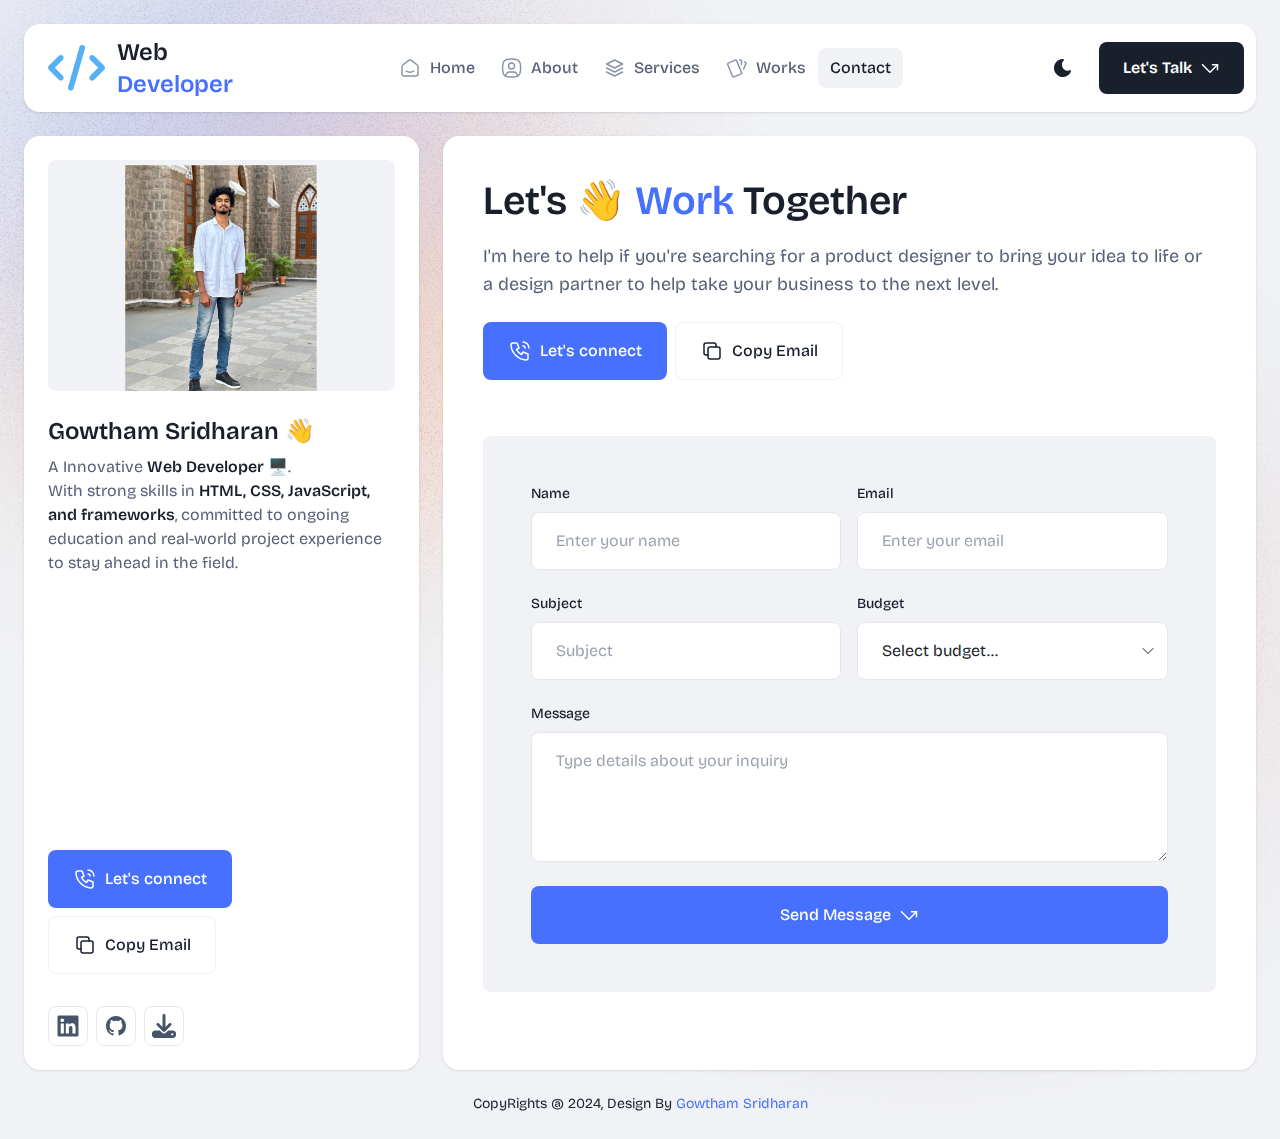
<file: contact.html>
<!DOCTYPE html>
<html lang="en" class="h-full">

<head>
    <!-- Required meta tags -->
    <meta charset="UTF-8" />
    <meta name="viewport" content="width=device-width, initial-scale=1.0" />
    <meta http-equiv="X-UA-Compatible" content="ie=edge" />

    <!-- Title -->
    <title>Gowtham - portfolio</title>

    <!-- Favicon -->
    <link rel="icon" href="assets/img/favicon.svg" type="image/svg+xml">

    <!-- Fonts -->
    <link rel="preconnect" href="https://fonts.googleapis.com" />
    <link rel="preconnect" href="https://fonts.gstatic.com" crossorigin />
    <link href="https://fonts.googleapis.com/css2?family=Bricolage+Grotesque:opsz,wght@12..96,300;12..96,400;12..96,500;12..96,600;12..96,700&display=swap" rel="stylesheet" />

    <!-- Styles -->
    <link rel="stylesheet" type="text/css" href="./assets/css/swiper-bundle.min.css" />
    <link rel="stylesheet" type="text/css" href="./assets/css/venobox.min.css" />
    <link rel="stylesheet" type="text/css" href="./assets/css/style.css" />
</head>


<body class="relative h-screen overflow-y-auto overflow-x-hidden bg-light text-dark dark:bg-dark-2 dark:text-light">
    <div class="mx-auto flex max-w-screen-2xl flex-col justify-between gap-4 p-4 lg:gap-6 lg:p-6">
        <!-- Header -->
        <header class="sticky top-0 z-50">
            <div class="">
                <div class="flex items-center justify-between rounded-2xl bg-white p-3 shadow dark:bg-black dark:shadow-dark">
                    <!-- Logo -->
                    <a href="index.html" class="inline-flex items-center gap-3 px-3 text-2xl font-semibold text-dark dark:text-white">
                        <svg xmlns="http://www.w3.org/2000/svg" viewBox="0 0 640 512">
                            <path fill="#56b0f5" d="M392.8 1.2c-17-4.9-34.7 5-39.6 22l-128 448c-4.9 17 5 34.7 22 39.6s34.7-5 39.6-22l128-448c4.9-17-5-34.7-22-39.6zm80.6 120.1c-12.5 12.5-12.5 32.8 0 45.3L562.7 256l-89.4 89.4c-12.5 12.5-12.5 32.8 0 45.3s32.8 12.5 45.3 0l112-112c12.5-12.5 12.5-32.8 0-45.3l-112-112c-12.5-12.5-32.8-12.5-45.3 0zm-306.7 0c-12.5-12.5-32.8-12.5-45.3 0l-112 112c-12.5 12.5-12.5 32.8 0 45.3l112 112c12.5 12.5 32.8 12.5 45.3 0s12.5-32.8 0-45.3L77.3 256l89.4-89.4c12.5-12.5 12.5-32.8 0-45.3z"/>
                        </svg>

                        <span> Web <span class="text-primary">Developer</span> </span>
                    </a>

                    <!-- Navigation menu -->
                    <ul class="hidden flex-1 flex-wrap items-center justify-center lg:flex">
                        <li class="group/menu-item ">
                            <a href="index.html" class="group inline-flex items-center gap-2 rounded-lg px-3 py-2 text-center text-base font-medium text-muted transition hover:bg-light hover:text-dark group-[.active]/menu-item:bg-light group-[.active]/menu-item:text-dark dark:hover:bg-dark-2 dark:hover:text-white dark:group-[.active]/menu-item:bg-dark-2 dark:group-[.active]/menu-item:text-white">
                                <svg xmlns="http://www.w3.org/2000/svg" viewBox="0 0 20 20" fill="none" stroke="currentColor" stroke-linecap="round" stroke-linejoin="round" stroke-width="1.2" class="h-6 w-6 text-[#8991A7] transition group-hover:text-dark group-[.active]/menu-item:text-dark dark:group-hover:text-white dark:group-[.active]/menu-item:text-white">
                                    <path d="M15.833 7.258 11.39 3.802a2.222 2.222 0 0 0-2.728 0L4.216 7.258a2.22 2.22 0 0 0-.858 1.754v6a1.667 1.667 0 0 0 1.667 1.667h10a1.667 1.667 0 0 0 1.667-1.666v-6c0-.686-.317-1.334-.859-1.755Z" />
                                    <path d="M13.333 12.5c-1.841 1.11-4.826 1.11-6.667 0" />
                                </svg>
                                <span>Home</span>
                            </a>
                        </li>
                        <li class="group/menu-item ">
                            <a href="about.html" class="group inline-flex items-center gap-2 rounded-lg px-3 py-2 text-center text-base font-medium text-muted transition hover:bg-light hover:text-dark group-[.active]/menu-item:bg-light group-[.active]/menu-item:text-dark dark:hover:bg-dark-2 dark:hover:text-white dark:group-[.active]/menu-item:bg-dark-2 dark:group-[.active]/menu-item:text-white">
                                <svg xmlns="http://www.w3.org/2000/svg" viewBox="0 0 20 20" fill="none" stroke="currentColor" stroke-linecap="round" stroke-linejoin="round" stroke-width="1.2" class="h-6 w-6 text-[#8991A7] transition group-hover:text-dark group-[.active]/menu-item:text-dark dark:group-hover:text-white dark:group-[.active]/menu-item:text-white">
                                    <path d="M10.5 10.833a2.5 2.5 0 1 0 0-5 2.5 2.5 0 0 0 0 5Z" />
                                    <path d="M10.5 2.5c6 0 7.5 1.5 7.5 7.5s-1.5 7.5-7.5 7.5S3 16 3 10s1.5-7.5 7.5-7.5Z" />
                                    <path d="M5.5 16.708v-.041a3.333 3.333 0 0 1 3.333-3.334h3.334a3.333 3.333 0 0 1 3.333 3.334v.041" />
                                </svg>
                                <span>About</span>
                            </a>
                        </li>
                        <li class="group/menu-item ">
                            <a href="services.html" class="group inline-flex items-center gap-2 rounded-lg px-3 py-2 text-center text-base font-medium text-muted transition hover:bg-light hover:text-dark group-[.active]/menu-item:bg-light group-[.active]/menu-item:text-dark dark:hover:bg-dark-2 dark:hover:text-white dark:group-[.active]/menu-item:bg-dark-2 dark:group-[.active]/menu-item:text-white">
                                <svg xmlns="http://www.w3.org/2000/svg" viewBox="0 0 20 20" fill="none" stroke="currentColor" stroke-linecap="round" stroke-linejoin="round" stroke-width="1.2" class="h-6 w-6 text-[#8991A7] transition group-hover:text-dark group-[.active]/menu-item:text-dark dark:group-hover:text-white dark:group-[.active]/menu-item:text-white">
                                    <path d="M10.5 3.333 3.833 6.667 10.5 10l6.667-3.333L10.5 3.333ZM3.833 10l6.667 3.333L17.167 10M3.833 13.333l6.667 3.334 6.667-3.334" />
                                </svg>
                                <span>Services</span>
                            </a>
                        </li>
                        <li class="group/menu-item ">
                            <a href="portfolio.html" class="group inline-flex items-center gap-2 rounded-lg px-3 py-2 text-center text-base font-medium text-muted transition hover:bg-light hover:text-dark group-[.active]/menu-item:bg-light group-[.active]/menu-item:text-dark dark:hover:bg-dark-2 dark:hover:text-white dark:group-[.active]/menu-item:bg-dark-2 dark:group-[.active]/menu-item:text-white">
                                <svg xmlns="http://www.w3.org/2000/svg" viewBox="0 0 20 20" fill="none" stroke="currentColor" stroke-linecap="round" stroke-linejoin="round" stroke-width="1.2" class="h-6 w-6 text-[#8991A7] transition group-hover:text-dark group-[.active]/menu-item:text-dark dark:group-hover:text-white dark:group-[.active]/menu-item:text-white">
                                    <path d="m3.503 5.998 5.949-2.591a.8.8 0 0 1 1.058.439l4.103 9.918a.834.834 0 0 1-.428 1.087l-5.948 2.59a.8.8 0 0 1-1.059-.438l-4.103-9.92a.833.833 0 0 1 .428-1.085ZM13 3.333h.833a.833.833 0 0 1 .834.834v2.916M17.167 5c.22.093.433.18.64.263a.833.833 0 0 1 .442 1.092l-1.915 4.478" />
                                </svg>
                                <span>Works</span>
                            </a>
                        </li>
                        <!-- <li class="group/menu-item ">
                            <a href="blog.html" class="group inline-flex items-center gap-2 rounded-lg px-3 py-2 text-center text-base font-medium text-muted transition hover:bg-light hover:text-dark group-[.active]/menu-item:bg-light group-[.active]/menu-item:text-dark dark:hover:bg-dark-2 dark:hover:text-white dark:group-[.active]/menu-item:bg-dark-2 dark:group-[.active]/menu-item:text-white">
                                <svg xmlns="http://www.w3.org/2000/svg" viewBox="0 0 20 20" fill="none" stroke="currentColor" stroke-linecap="round" stroke-linejoin="round" stroke-width="1.2" class="h-6 w-6 text-[#8991A7] transition group-hover:text-dark group-[.active]/menu-item:text-dark dark:group-hover:text-white dark:group-[.active]/menu-item:text-white">
                                    <path d="m14.667 9.167 1.25-1.25a2.357 2.357 0 1 0-3.333-3.334l-8.75 8.75v3.334h3.333L8.834 15m2.916-9.583 3.333 3.333m.417 9.583 2.792-2.736a1.785 1.785 0 0 0 .004-2.56 1.87 1.87 0 0 0-2.608-.005l-.186.184-.186-.184a1.869 1.869 0 0 0-2.607-.005 1.787 1.787 0 0 0-.005 2.56l2.796 2.746Z" />
                                </svg>
                                <span></span>
                            </a>
                        </li> -->
                        <li class="group/menu-item active">
                            <a href="contact.html" class="group inline-flex items-center gap-2 rounded-lg px-3 py-2 text-center text-base font-medium text-muted transition hover:bg-light hover:text-dark group-[.active]/menu-item:bg-light group-[.active]/menu-item:text-dark dark:hover:bg-dark-2 dark:hover:text-white dark:group-[.active]/menu-item:bg-dark-2 dark:group-[.active]/menu-item:text-white">
                                <!-- <svg xmlns="http://www.w3.org/2000/svg" viewBox="0 0 20 20" fill="none" stroke="currentColor" stroke-linecap="round" stroke-linejoin="round" stroke-width="1.2" class="h-6 w-6 text-[#8991A7] transition group-hover:text-dark group-[.active]/menu-item:text-dark dark:group-hover:text-white dark:group-[.active]/menu-item:text-white">
                                    <path d="M6.667 7.5h6.666m-6.666 3.333h5M15 3.333a2.5 2.5 0 0 1 2.5 2.5V12.5A2.5 2.5 0 0 1 15 15h-4.167l-4.166 2.5V15H5a2.5 2.5 0 0 1-2.5-2.5V5.833a2.5 2.5 0 0 1 2.5-2.5h10Z" />
                                </svg> -->
                                <span>Contact</span>
                            </a>
                        </li>
                    </ul>

                    <!-- Header buttons -->
                    <div class="hidden items-center gap-4 lg:flex">
                        <!-- Theme appearance toggler -->
                        <div class="">
                            <button type="button" class="hs-dark-mode group flex h-10 w-10 items-center justify-center rounded-lg text-center font-medium text-dark transition hover:bg-light hs-dark-mode-active:hidden dark:text-gray-400 dark:hover:text-gray-500" data-hs-theme-click-value="dark">
                                <svg xmlns="http://www.w3.org/2000/svg" fill="currentColor" viewBox="0 0 24 24" class="h-6 w-6">
                                    <path d="M11.8 3a8.656 8.656 0 0 0-4.523 1.28A8.918 8.918 0 0 0 4.04 7.756a9.167 9.167 0 0 0 .44 9.24 8.863 8.863 0 0 0 3.553 3.137 8.633 8.633 0 0 0 4.624.824 8.69 8.69 0 0 0 4.381-1.723 8.973 8.973 0 0 0 2.892-3.78c.3-.738-.419-1.48-1.142-1.179a5.604 5.604 0 0 1-3.892.15 5.74 5.74 0 0 1-3.083-2.431 5.956 5.956 0 0 1-.848-3.886c.17-1.357.8-2.61 1.78-3.541l.069-.072c.485-.567.099-1.488-.668-1.488h-.234l-.06-.005L11.8 3Z" />
                                </svg>
                            </button>
                            <button type="button" class="hs-dark-mode group hidden h-10 w-10 items-center justify-center rounded-lg text-center font-medium text-dark transition hover:bg-light hs-dark-mode-active:flex dark:text-[#FD7E41] dark:hover:bg-dark dark:hover:text-[#FD7E41]" data-hs-theme-click-value="light">
                                <svg xmlns="http://www.w3.org/2000/svg" fill="currentColor" viewBox="0 0 20 20" class="h-6 w-6">
                                    <path d="M10 15.833a.833.833 0 0 1 .828.736l.005.098v.833a.833.833 0 0 1-1.66.097l-.006-.097v-.833a.833.833 0 0 1 .833-.834Zm5.26-1.741.08.069.582.583a.833.833 0 0 1-1.1 1.248l-.078-.07-.583-.583a.833.833 0 0 1 1.015-1.306l.085.059Zm-9.42.068a.833.833 0 0 1 .068 1.1l-.069.08-.583.582a.833.833 0 0 1-1.248-1.1l.07-.078.583-.583a.833.833 0 0 1 1.178 0ZM3.333 9.167a.833.833 0 0 1 .098 1.66l-.098.006H2.5a.833.833 0 0 1-.098-1.66l.098-.006h.833Zm14.167 0a.833.833 0 0 1 .098 1.66l-.098.006h-.833a.833.833 0 0 1-.098-1.66l.098-.006h.833ZM5.178 4.008l.078.07.583.583a.833.833 0 0 1-1.1 1.247l-.078-.069-.583-.583A.833.833 0 0 1 5.092 3.95l.086.058Zm10.744.069a.833.833 0 0 1 .07 1.1l-.07.079-.583.583a.833.833 0 0 1-1.247-1.1l.069-.078.583-.584a.833.833 0 0 1 1.178 0ZM10 1.667a.833.833 0 0 1 .828.736l.005.097v.833a.833.833 0 0 1-1.66.098l-.006-.098V2.5A.833.833 0 0 1 10 1.667Zm0 4.166a4.167 4.167 0 1 1-4.163 4.348L5.833 10l.004-.18A4.167 4.167 0 0 1 10 5.832Z" />
                                </svg>
                            </button>
                        </div>

                        <a href="contact.html" class="inline-flex items-center gap-2 rounded-lg bg-dark px-6 py-4 text-center text-base font-semibold leading-tight text-white transition hover:bg-primary dark:bg-dark-2 dark:text-white dark:hover:bg-primary dark:hover:text-white">
                            <span>Let's Talk</span>
                            <svg xmlns="http://www.w3.org/2000/svg" fill="none" viewBox="0 0 20 20" stroke="currentColor" stroke-linecap="round" stroke-linejoin="round" stroke-width="1.5" class="h-5 w-5">
                                <path d="M17.5 11.667v-5h-5" />
                                <path d="m17.5 6.667-7.5 7.5-7.5-7.5" />
                            </svg>
                        </a>
                    </div>

                    <!-- Navigation toggler -->
                    <button type="button" class="text-dark transition dark:text-white/70 lg:hidden" data-hs-overlay="#mobile-menu" aria-controls="mobile-menu" aria-label="Toggle navigation">
                        <span class="sr-only">Toggle Navigation</span>
                        <svg class="h-9 w-9 flex-shrink-0" fill="currentColor" viewBox="0 0 16 16">
                            <path fill-rule="evenodd" d="M2.5 12a.5.5 0 0 1 .5-.5h10a.5.5 0 0 1 0 1H3a.5.5 0 0 1-.5-.5zm0-4a.5.5 0 0 1 .5-.5h10a.5.5 0 0 1 0 1H3a.5.5 0 0 1-.5-.5zm0-4a.5.5 0 0 1 .5-.5h10a.5.5 0 0 1 0 1H3a.5.5 0 0 1-.5-.5z" />
                        </svg>
                    </button>
                </div>
            </div>
        </header>
        <!-- Header end -->

        <!-- Mobile menu -->
        <div id="mobile-menu" class="hs-overlay fixed bottom-0 start-0 top-0 z-[60] hidden h-full w-64 -translate-x-full transform overflow-y-auto bg-white transition-all duration-300 hs-overlay-open:translate-x-0 dark:bg-black [&::-webkit-scrollbar-thumb]:rounded-full [&::-webkit-scrollbar-thumb]:bg-gray-300 [&::-webkit-scrollbar-track]:bg-gray-100 [&::-webkit-scrollbar]:w-2">
            <div class="flex h-full flex-col justify-between gap-5 p-5">
                <div class="">
                    <!-- Logo -->
                    <a href="index.html" class="inline-flex items-center gap-3 px-3 text-2xl font-semibold text-dark dark:text-white">
                        <svg xmlns="http://www.w3.org/2000/svg"
                            viewBox="0 0 640 512">
                            <path d="M392.8 1.2c-17-4.9-34.7 5-39.6 22l-128 448c-4.9 17 5 34.7 22 39.6s34.7-5 39.6-22l128-448c4.9-17-5-34.7-22-39.6zm80.6 120.1c-12.5 12.5-12.5 32.8 0 45.3L562.7 256l-89.4 89.4c-12.5 12.5-12.5 32.8 0 45.3s32.8 12.5 45.3 0l112-112c12.5-12.5 12.5-32.8 0-45.3l-112-112c-12.5-12.5-32.8-12.5-45.3 0zm-306.7 0c-12.5-12.5-32.8-12.5-45.3 0l-112 112c-12.5 12.5-12.5 32.8 0 45.3l112 112c12.5 12.5 32.8 12.5 45.3 0s12.5-32.8 0-45.3L77.3 256l89.4-89.4c12.5-12.5 12.5-32.8 0-45.3z" />
                            </svg>

                        <span> Web <span class="text-primary">Developer</span> </span>
                    </a>
                </div>

                <ul class="mt-4 flex flex-1 flex-col gap-2">
                    <li class="group/menu-item ">
                        <a href="index.html" class="group inline-flex w-full items-center gap-2 rounded-lg px-3 py-2 text-center text-base font-medium text-muted transition hover:bg-light hover:text-dark group-[.active]/menu-item:bg-light group-[.active]/menu-item:text-dark dark:hover:bg-dark-2 dark:hover:text-white dark:group-[.active]/menu-item:bg-dark-2 dark:group-[.active]/menu-item:text-white">
                            <svg xmlns="http://www.w3.org/2000/svg" viewBox="0 0 20 20" fill="none" stroke="currentColor" stroke-linecap="round" stroke-linejoin="round" stroke-width="1.2" class="h-6 w-6 text-[#8991A7] transition group-hover:text-dark group-[.active]/menu-item:text-dark dark:group-hover:text-white dark:group-[.active]/menu-item:text-white">
                                <path d="M15.833 7.258 11.39 3.802a2.222 2.222 0 0 0-2.728 0L4.216 7.258a2.22 2.22 0 0 0-.858 1.754v6a1.667 1.667 0 0 0 1.667 1.667h10a1.667 1.667 0 0 0 1.667-1.666v-6c0-.686-.317-1.334-.859-1.755Z" />
                                <path d="M13.333 12.5c-1.841 1.11-4.826 1.11-6.667 0" />
                            </svg>
                            <span>Home</span>
                        </a>
                    </li>
                    <li class="group/menu-item ">
                        <a href="about.html" class="group inline-flex w-full items-center gap-2 rounded-lg px-3 py-2 text-center text-base font-medium text-muted transition hover:bg-light hover:text-dark group-[.active]/menu-item:bg-light group-[.active]/menu-item:text-dark dark:hover:bg-dark-2 dark:hover:text-white dark:group-[.active]/menu-item:bg-dark-2 dark:group-[.active]/menu-item:text-white">
                            <svg xmlns="http://www.w3.org/2000/svg" viewBox="0 0 20 20" fill="none" stroke="currentColor" stroke-linecap="round" stroke-linejoin="round" stroke-width="1.2" class="h-6 w-6 text-[#8991A7] transition group-hover:text-dark group-[.active]/menu-item:text-dark dark:group-hover:text-white dark:group-[.active]/menu-item:text-white">
                                <path d="M10.5 10.833a2.5 2.5 0 1 0 0-5 2.5 2.5 0 0 0 0 5Z" />
                                <path d="M10.5 2.5c6 0 7.5 1.5 7.5 7.5s-1.5 7.5-7.5 7.5S3 16 3 10s1.5-7.5 7.5-7.5Z" />
                                <path d="M5.5 16.708v-.041a3.333 3.333 0 0 1 3.333-3.334h3.334a3.333 3.333 0 0 1 3.333 3.334v.041" />
                            </svg>
                            <span>About</span>
                        </a>
                    </li>
                    <li class="group/menu-item ">
                        <a href="services.html" class="group inline-flex w-full items-center gap-2 rounded-lg px-3 py-2 text-center text-base font-medium text-muted transition hover:bg-light hover:text-dark group-[.active]/menu-item:bg-light group-[.active]/menu-item:text-dark dark:hover:bg-dark-2 dark:hover:text-white dark:group-[.active]/menu-item:bg-dark-2 dark:group-[.active]/menu-item:text-white">
                            <svg xmlns="http://www.w3.org/2000/svg" viewBox="0 0 20 20" fill="none" stroke="currentColor" stroke-linecap="round" stroke-linejoin="round" stroke-width="1.2" class="h-6 w-6 text-[#8991A7] transition group-hover:text-dark group-[.active]/menu-item:text-dark dark:group-hover:text-white dark:group-[.active]/menu-item:text-white">
                                <path d="M10.5 3.333 3.833 6.667 10.5 10l6.667-3.333L10.5 3.333ZM3.833 10l6.667 3.333L17.167 10M3.833 13.333l6.667 3.334 6.667-3.334" />
                            </svg>
                            <span>Services</span>
                        </a>
                    </li>
                    <li class="group/menu-item ">
                        <a href="portfolio.html" class="group inline-flex w-full items-center gap-2 rounded-lg px-3 py-2 text-center text-base font-medium text-muted transition hover:bg-light hover:text-dark group-[.active]/menu-item:bg-light group-[.active]/menu-item:text-dark dark:hover:bg-dark-2 dark:hover:text-white dark:group-[.active]/menu-item:bg-dark-2 dark:group-[.active]/menu-item:text-white">
                            <svg xmlns="http://www.w3.org/2000/svg" viewBox="0 0 20 20" fill="none" stroke="currentColor" stroke-linecap="round" stroke-linejoin="round" stroke-width="1.2" class="h-6 w-6 text-[#8991A7] transition group-hover:text-dark group-[.active]/menu-item:text-dark dark:group-hover:text-white dark:group-[.active]/menu-item:text-white">
                                <path d="m3.503 5.998 5.949-2.591a.8.8 0 0 1 1.058.439l4.103 9.918a.834.834 0 0 1-.428 1.087l-5.948 2.59a.8.8 0 0 1-1.059-.438l-4.103-9.92a.833.833 0 0 1 .428-1.085ZM13 3.333h.833a.833.833 0 0 1 .834.834v2.916M17.167 5c.22.093.433.18.64.263a.833.833 0 0 1 .442 1.092l-1.915 4.478" />
                            </svg>
                            <span>Works</span>
                        </a>
                    </li>
                    <li class="group/menu-item ">
                        <a href="blog.html" class="group inline-flex w-full items-center gap-2 rounded-lg px-3 py-2 text-center text-base font-medium text-muted transition hover:bg-light hover:text-dark group-[.active]/menu-item:bg-light group-[.active]/menu-item:text-dark dark:hover:bg-dark-2 dark:hover:text-white dark:group-[.active]/menu-item:bg-dark-2 dark:group-[.active]/menu-item:text-white">
                            <svg xmlns="http://www.w3.org/2000/svg" viewBox="0 0 20 20" fill="none" stroke="currentColor" stroke-linecap="round" stroke-linejoin="round" stroke-width="1.2" class="h-6 w-6 text-[#8991A7] transition group-hover:text-dark group-[.active]/menu-item:text-dark dark:group-hover:text-white dark:group-[.active]/menu-item:text-white">
                                <path d="m14.667 9.167 1.25-1.25a2.357 2.357 0 1 0-3.333-3.334l-8.75 8.75v3.334h3.333L8.834 15m2.916-9.583 3.333 3.333m.417 9.583 2.792-2.736a1.785 1.785 0 0 0 .004-2.56 1.87 1.87 0 0 0-2.608-.005l-.186.184-.186-.184a1.869 1.869 0 0 0-2.607-.005 1.787 1.787 0 0 0-.005 2.56l2.796 2.746Z" />
                            </svg>
                            <span></span>
                        </a>
                    </li>
                    <li class="group/menu-item active">
                        <a href="contact.html" class="group inline-flex w-full items-center gap-2 rounded-lg px-3 py-2 text-center text-base font-medium text-muted transition hover:bg-light hover:text-dark group-[.active]/menu-item:bg-light group-[.active]/menu-item:text-dark dark:hover:bg-dark-2 dark:hover:text-white dark:group-[.active]/menu-item:bg-dark-2 dark:group-[.active]/menu-item:text-white">
                            <svg xmlns="http://www.w3.org/2000/svg" viewBox="0 0 20 20" fill="none" stroke="currentColor" stroke-linecap="round" stroke-linejoin="round" stroke-width="1.2" class="h-6 w-6 text-[#8991A7] transition group-hover:text-dark group-[.active]/menu-item:text-dark dark:group-hover:text-white dark:group-[.active]/menu-item:text-white">
                                <path d="M6.667 7.5h6.666m-6.666 3.333h5M15 3.333a2.5 2.5 0 0 1 2.5 2.5V12.5A2.5 2.5 0 0 1 15 15h-4.167l-4.166 2.5V15H5a2.5 2.5 0 0 1-2.5-2.5V5.833a2.5 2.5 0 0 1 2.5-2.5h10Z" />
                            </svg>
                            <span>Contact</span>
                        </a>
                    </li>
                </ul>

                <div class="flex flex-col gap-3">
                    <button data-hs-theme-click-value="dark" class="hs-dark-mode flex w-full items-center justify-start gap-2 rounded-lg px-4 py-2 text-center text-sm text-muted transition hover:bg-light hs-dark-mode-active:hidden dark:hover:bg-dark dark:hover:text-white">
                        <svg xmlns="http://www.w3.org/2000/svg" fill="currentColor" viewBox="0 0 24 24" class="h-6 w-6">
                            <path d="M11.8 3a8.656 8.656 0 0 0-4.523 1.28A8.918 8.918 0 0 0 4.04 7.756a9.167 9.167 0 0 0 .44 9.24 8.863 8.863 0 0 0 3.553 3.137 8.633 8.633 0 0 0 4.624.824 8.69 8.69 0 0 0 4.381-1.723 8.973 8.973 0 0 0 2.892-3.78c.3-.738-.419-1.48-1.142-1.179a5.604 5.604 0 0 1-3.892.15 5.74 5.74 0 0 1-3.083-2.431 5.956 5.956 0 0 1-.848-3.886c.17-1.357.8-2.61 1.78-3.541l.069-.072c.485-.567.099-1.488-.668-1.488h-.234l-.06-.005L11.8 3Z" />
                        </svg>

                        <span>Change appearance</span>
                    </button>

                    <button data-hs-theme-click-value="light" class="hs-dark-mode hidden w-full items-center justify-start gap-2 rounded-lg px-4 py-2 text-center text-sm text-muted transition hover:bg-light hs-dark-mode-active:flex dark:hover:bg-dark dark:hover:text-white">
                        <svg xmlns="http://www.w3.org/2000/svg" fill="currentColor" viewBox="0 0 24 24" class="h-6 w-6">
                            <path d="M10 15.833a.833.833 0 0 1 .828.736l.005.098v.833a.833.833 0 0 1-1.66.097l-.006-.097v-.833a.833.833 0 0 1 .833-.834Zm5.26-1.741.08.069.582.583a.833.833 0 0 1-1.1 1.248l-.078-.07-.583-.583a.833.833 0 0 1 1.015-1.306l.085.059Zm-9.42.068a.833.833 0 0 1 .068 1.1l-.069.08-.583.582a.833.833 0 0 1-1.248-1.1l.07-.078.583-.583a.833.833 0 0 1 1.178 0ZM3.333 9.167a.833.833 0 0 1 .098 1.66l-.098.006H2.5a.833.833 0 0 1-.098-1.66l.098-.006h.833Zm14.167 0a.833.833 0 0 1 .098 1.66l-.098.006h-.833a.833.833 0 0 1-.098-1.66l.098-.006h.833ZM5.178 4.008l.078.07.583.583a.833.833 0 0 1-1.1 1.247l-.078-.069-.583-.583A.833.833 0 0 1 5.092 3.95l.086.058Zm10.744.069a.833.833 0 0 1 .07 1.1l-.07.079-.583.583a.833.833 0 0 1-1.247-1.1l.069-.078.583-.584a.833.833 0 0 1 1.178 0ZM10 1.667a.833.833 0 0 1 .828.736l.005.097v.833a.833.833 0 0 1-1.66.098l-.006-.098V2.5A.833.833 0 0 1 10 1.667Zm0 4.166a4.167 4.167 0 1 1-4.163 4.348L5.833 10l.004-.18A4.167 4.167 0 0 1 10 5.832Z" />
                        </svg>

                        <span>Change appearance</span>
                    </button>

                    <a href="contact.html" class="inline-flex w-full items-center justify-center gap-2 rounded-lg bg-dark px-6 py-4 text-center text-base font-semibold leading-tight text-white transition hover:bg-primary dark:bg-dark-2 dark:text-white dark:hover:bg-primary dark:hover:text-white">
                        <span>Let's Talk</span>
                        <svg xmlns="http://www.w3.org/2000/svg" fill="none" viewBox="0 0 20 20" stroke="currentColor" stroke-linecap="round" stroke-linejoin="round" stroke-width="1.5" class="h-5 w-5">
                            <path d="M17.5 11.667v-5h-5" />
                            <path d="m17.5 6.667-7.5 7.5-7.5-7.5" />
                        </svg>
                    </a>
                </div>
            </div>
        </div>


        <main class="grid grid-cols-1 gap-4 lg:grid-cols-3 lg:gap-6">
            <!-- Intro -->
            <div class="">
                <div class="rounded-2xl bg-white p-6 shadow dark:bg-black dark:shadow-dark lg:sticky lg:top-24">
                    <div class="aspect-6/4 overflow-hidden rounded-lg bg-light pt-4 text-center dark:bg-dark-2">
                        <img src="assets/img/profile-g.jpg" alt="" class="inline-block h-full w-full scale-110 object-contain object-bottom" />
                    </div>

                    <div class="mt-6">
                        <h3 class="text-2xl font-semibold dark:text-light">Gowtham Sridharan 👋</h3>
                    <p class="mt-2 text-muted dark:text-light/70">
                        A Innovative
                        <span class="font-semibold text-dark dark:text-white">
								Web Developer
							</span>
                        🖥️.<br>
                        With strong skills in <span class="font-semibold text-dark dark:text-white"> HTML, CSS, JavaScript, and frameworks</span>, committed to ongoing education and real-world project experience to stay ahead in the field.
                    </p>

                    <!-- Map -->
                    <div class="mt-10 aspect-video overflow-hidden rounded-lg lg:mt-14">
                        <iframe src="https://www.google.com/maps/embed?pb=!1m18!1m12!1m3!1d125322.5134688553!2d76.88483286798547!3d11.01395778797012!2m3!1f0!2f0!3f0!3m2!1i1024!2i768!4f13.1!3m3!1m2!1s0x3ba859af2f971cb5%3A0x2fc1c81e183ed282!2sCoimbatore%2C%20Tamil%20Nadu!5e0!3m2!1sen!2sin!4v1719818265546!5m2!1sen!2sin" width="100%" height="100%" style="border: 0" allowfullscreen="" loading="lazy" referrerpolicy="no-referrer-when-downgrade" class="h-full w-full object-cover"></iframe>
                    </div>
                    <!-- Map -->

                        <!-- CTA buttons -->
                        <div class="mt-6 flex flex-wrap gap-2">
                            <a href="#" class="inline-flex items-center gap-x-2 rounded-lg border border-transparent bg-primary px-6 py-4 font-medium text-white transition hover:bg-blue-600 focus:outline-none focus:ring disabled:pointer-events-none disabled:opacity-50">
                                <svg xmlns="http://www.w3.org/2000/svg" viewBox="0 0 24 24" fill="none" stroke="currentColor" stroke-linecap="round" stroke-linejoin="round" stroke-width="1.5" class="h-6 w-6">
                                    <path d="M5 4h4l2 5-2.5 1.5a11 11 0 0 0 5 5L15 13l5 2v4a2 2 0 0 1-2 2A16 16 0 0 1 3 6a2 2 0 0 1 2-2Zm10 3a2 2 0 0 1 2 2m-2-6a6 6 0 0 1 6 6" />
                                </svg>
                                <span>Let's connect</span>
                            </a>
                            <button type="button" data-clipboard-text="shams.sujon.01@gmail.com" data-clipboard-action="copy" data-clipboard-success-text="Copied to clipboard" class="js-clipboard hs-tooltip inline-flex items-center gap-x-2 rounded-lg border border-light bg-transparent px-6 py-4 font-medium text-dark transition [--trigger:focus] hover:bg-light focus:outline-none focus:ring disabled:pointer-events-none disabled:opacity-50 dark:border-dark dark:text-light/70 dark:hover:bg-dark dark:hover:text-white">
                                <svg xmlns="http://www.w3.org/2000/svg" viewBox="0 0 24 24" fill="none" stroke="currentColor" stroke-linecap="round" stroke-linejoin="round" stroke-width="1.5" class="h-6 w-6">
                                    <path d="M8 10a2 2 0 0 1 2-2h8a2 2 0 0 1 2 2v8a2 2 0 0 1-2 2h-8a2 2 0 0 1-2-2v-8Z" />
                                    <path d="M16 8V6a2 2 0 0 0-2-2H6a2 2 0 0 0-2 2v8a2 2 0 0 0 2 2h2" />
                                </svg>
                                <span>Copy Email</span>

                                <span
										class="hs-tooltip-content invisible z-10 hidden rounded-lg bg-gray-900 px-2 py-1 text-xs font-medium text-white opacity-0 shadow-sm transition-opacity hs-tooltip-shown:visible hs-tooltip-shown:opacity-100 dark:bg-slate-700"
										role="tooltip">
										Copied to clipboard
									</span>
                            </button>
                        </div>

                        <!-- Social -->
                        <div class="mt-8 flex flex-wrap items-center gap-2">
                        <a href="#"
                            class="flex h-10 w-10 items-center justify-center rounded-lg border border-slate-200 bg-transparent text-center text-slate-600 transition hover:text-primary focus:outline-none focus:ring disabled:pointer-events-none disabled:opacity-50 dark:border-transparent dark:bg-dark-2 dark:text-slate-500 dark:hover:text-primary">
                            <svg xmlns="http://www.w3.org/2000/svg" viewBox="0 0 448 512" fill="currentColor"
                                class="h-6 w-6">
                                <path
                                    d="M416 32H31.9C14.3 32 0 46.5 0 64.3v383.4C0 465.5 14.3 480 31.9 480H416c17.6 0 32-14.5 32-32.3V64.3c0-17.8-14.4-32.3-32-32.3zM135.4 416H69V202.2h66.5V416zm-33.2-243c-21.3 0-38.5-17.3-38.5-38.5S80.9 96 102.2 96c21.2 0 38.5 17.3 38.5 38.5 0 21.3-17.2 38.5-38.5 38.5zm282.1 243h-66.4V312c0-24.8-.5-56.7-34.5-56.7-34.6 0-39.9 27-39.9 54.9V416h-66.4V202.2h63.7v29.2h.9c8.9-16.8 30.6-34.5 62.9-34.5 67.2 0 79.7 44.3 79.7 101.9V416z" />
                            </svg>
                        </a>
                        <a href="#"
                            class="flex h-10 w-10 items-center justify-center rounded-lg border border-slate-200 bg-transparent text-center text-slate-600 transition hover:text-primary focus:outline-none focus:ring disabled:pointer-events-none disabled:opacity-50 dark:border-transparent dark:bg-dark-2 dark:text-slate-500 dark:hover:text-primary">
                            <svg xmlns="http://www.w3.org/2000/svg" viewBox="0 0 24 24" fill="currentColor"
                                class="h-6 w-6">
                                <path
                                    d="M12 2C6.475 2 2 6.475 2 12a9.994 9.994 0 0 0 6.838 9.488c.5.087.687-.213.687-.476 0-.237-.013-1.024-.013-1.862-2.512.463-3.162-.612-3.362-1.175-.113-.288-.6-1.175-1.025-1.413-.35-.187-.85-.65-.013-.662.788-.013 1.35.725 1.538 1.025.9 1.512 2.338 1.087 2.912.825.088-.65.35-1.087.638-1.337-2.225-.25-4.55-1.113-4.55-4.938 0-1.088.387-1.987 1.025-2.688-.1-.25-.45-1.275.1-2.65 0 0 .837-.262 2.75 1.026a9.28 9.28 0 0 1 2.5-.338c.85 0 1.7.112 2.5.337 1.912-1.3 2.75-1.024 2.75-1.024.55 1.375.2 2.4.1 2.65.637.7 1.025 1.587 1.025 2.687 0 3.838-2.337 4.688-4.562 4.938.362.312.675.912.675 1.85 0 1.337-.013 2.412-.013 2.75 0 .262.188.574.688.474A10.016 10.016 0 0 0 22 12c0-5.525-4.475-10-10-10Z" />
                            </svg>
                        </a>
                        <a href="#"
                            class="flex h-10 w-10 items-center justify-center rounded-lg border border-slate-200 bg-transparent text-center text-slate-600 transition hover:text-primary focus:outline-none focus:ring disabled:pointer-events-none disabled:opacity-50 dark:border-transparent dark:bg-dark-2 dark:text-slate-500 dark:hover:text-primary">
                            <svg xmlns="http://www.w3.org/2000/svg" viewBox="0 0 512 512" fill="currentColor"
                                class="h-6 w-6">
                                <path
                                    d="M288 32c0-17.7-14.3-32-32-32s-32 14.3-32 32V274.7l-73.4-73.4c-12.5-12.5-32.8-12.5-45.3 0s-12.5 32.8 0 45.3l128 128c12.5 12.5 32.8 12.5 45.3 0l128-128c12.5-12.5 12.5-32.8 0-45.3s-32.8-12.5-45.3 0L288 274.7V32zM64 352c-35.3 0-64 28.7-64 64v32c0 35.3 28.7 64 64 64H448c35.3 0 64-28.7 64-64V416c0-35.3-28.7-64-64-64H346.5l-45.3 45.3c-25 25-65.5 25-90.5 0L165.5 352H64zm368 56a24 24 0 1 1 0 48 24 24 0 1 1 0-48z" />
                            </svg>
                        </a>
                    </div>
                    </div>
                </div>
            </div>

            

            <!-- Contact -->
            <div class="rounded-2xl bg-white p-6 shadow dark:bg-black dark:shadow-dark lg:col-span-2 lg:p-10">
                <div class="">
                    <h2 class="text-3xl font-semibold leading-tight text-dark dark:text-light lg:text-[40px] lg:leading-tight">
                        Let's 👋 <span class="text-primary">Work</span> Together
                    </h2>
                    <p class="mt-4 text-lg text-muted dark:text-light/70">
                        I'm here to help if you're searching for a product designer to bring
                        your idea to life or a design partner to help take your business to the
                        next level.
                    </p>
                    <!-- CTA buttons -->
                    <div class="mt-6 flex flex-wrap gap-2">
                        <a href="#" class="inline-flex items-center gap-x-2 rounded-lg border border-transparent bg-primary px-6 py-4 font-medium text-white transition hover:bg-blue-600 focus:outline-none focus:ring disabled:pointer-events-none disabled:opacity-50">
                            <svg xmlns="http://www.w3.org/2000/svg" viewBox="0 0 24 24" fill="none" stroke="currentColor" stroke-linecap="round" stroke-linejoin="round" stroke-width="1.5" class="h-6 w-6">
                                <path d="M5 4h4l2 5-2.5 1.5a11 11 0 0 0 5 5L15 13l5 2v4a2 2 0 0 1-2 2A16 16 0 0 1 3 6a2 2 0 0 1 2-2Zm10 3a2 2 0 0 1 2 2m-2-6a6 6 0 0 1 6 6" />
                            </svg>
                            <span>Let's connect</span>
                        </a>
                        <button type="button" data-clipboard-text="gowthamcr786@gmail.com" data-clipboard-action="copy" data-clipboard-success-text="Copied to clipboard" class="js-clipboard hs-tooltip inline-flex items-center gap-x-2 rounded-lg border border-light bg-transparent px-6 py-4 font-medium text-dark transition [--trigger:focus] hover:bg-light focus:outline-none focus:ring disabled:pointer-events-none disabled:opacity-50 dark:border-dark dark:text-light/70 dark:hover:bg-dark dark:hover:text-white">
                            <svg xmlns="http://www.w3.org/2000/svg" viewBox="0 0 24 24" fill="none" stroke="currentColor" stroke-linecap="round" stroke-linejoin="round" stroke-width="1.5" class="h-6 w-6">
                                <path d="M8 10a2 2 0 0 1 2-2h8a2 2 0 0 1 2 2v8a2 2 0 0 1-2 2h-8a2 2 0 0 1-2-2v-8Z" />
                                <path d="M16 8V6a2 2 0 0 0-2-2H6a2 2 0 0 0-2 2v8a2 2 0 0 0 2 2h2" />
                            </svg>
                            <span>Copy Email</span>

                            <span
									class="hs-tooltip-content invisible z-10 hidden rounded-lg bg-gray-900 px-2 py-1 text-xs font-medium text-white opacity-0 shadow-sm transition-opacity hs-tooltip-shown:visible hs-tooltip-shown:opacity-100 dark:bg-slate-700"
									role="tooltip">
									Copied to clipboard
								</span>
                        </button>
                    </div>
                </div>

                <div class="mt-10 lg:mt-14">
                    <form id="contact-form" action="https://formsubmit.co/gowthamcr786@email.com" method="post" class="space-y-6 rounded-lg bg-light p-6 dark:bg-dark-2 xl:p-12">
                        <div class="grid grid-cols-1 gap-4 md:grid-cols-2">
                            <div class="">
                                <label for="name" class="mb-2 block text-sm font-medium text-dark dark:text-light">
                                    Name
                                </label>
                                <input required type="text" id="name" name="name" placeholder="Enter your name" class="block w-full rounded-lg border border-gray-200 bg-white px-6 py-4 text-base outline-none transition focus:border-dark focus:ring focus:ring-dark/20 disabled:pointer-events-none disabled:opacity-50 dark:border-dark dark:bg-black dark:text-white dark:focus:border-muted dark:focus:ring-white/20" />
                            </div>
                            <div class="">
                                <label for="email" class="mb-2 block text-sm font-medium text-dark dark:text-light">
                                    Email
                                </label>
                                <input required type="email" id="email" name="email" placeholder="Enter your email" class="block w-full rounded-lg border border-gray-200 bg-white px-6 py-4 text-base outline-none transition focus:border-dark focus:ring focus:ring-dark/20 disabled:pointer-events-none disabled:opacity-50 dark:border-dark dark:bg-black dark:text-white dark:focus:border-muted dark:focus:ring-white/20" />
                            </div>
                        </div>

                        <div class="grid grid-cols-1 gap-4 md:grid-cols-2">
                            <div class="">
                                <label for="subject" class="mb-2 block text-sm font-medium text-dark dark:text-light">
                                    Subject
                                </label>
                                <input required type="text" id="subject" name="subject" placeholder="Subject" class="block w-full rounded-lg border border-gray-200 bg-white px-6 py-4 text-base outline-none transition focus:border-dark focus:ring focus:ring-dark/20 disabled:pointer-events-none disabled:opacity-50 dark:border-dark dark:bg-black dark:text-white dark:focus:border-muted dark:focus:ring-white/20" />
                            </div>

                            <div class="">
                                <label for="budget" class="mb-2 block text-sm font-medium text-dark dark:text-light">
                                    Budget
                                </label>
                                <div class="relative">
                                    <select data-hs-select='{
											"placeholder": "Select budget...",
											"toggleTag": "<button type=\"button\"></button>",
											"toggleClasses": "relative flex w-full cursor-pointer text-nowrap rounded-lg border border-gray-200 bg-white px-6 py-4 pe-9 text-start text-base outline-none transition before:absolute before:inset-0 before:z-[1] focus:border-dark focus:ring focus:ring-dark/20 hs-select-disabled:pointer-events-none hs-select-disabled:opacity-50 dark:border-dark dark:bg-black dark:text-white dark:focus:border-muted dark:focus:ring-white/20",
											"dropdownClasses": "z-50 mt-2 max-h-[300px] w-full space-y-0.5 overflow-hidden overflow-y-auto rounded-lg border border-gray-200 bg-white p-1 dark:border-gray-700 dark:bg-slate-900",
											"optionClasses": "w-full cursor-pointer rounded-lg px-4 py-2 text-sm text-gray-800 hover:bg-gray-100 focus:bg-gray-100 focus:outline-none dark:bg-slate-900 dark:text-gray-200 dark:hover:bg-slate-800 dark:focus:bg-slate-800",
											"optionTemplate": "<div class=\"flex justify-between items-center w-full\"><span data-title></span><span class=\"hidden hs-selected:block\"><svg class=\"flex-shrink-0 w-3.5 h-3.5 text-blue-600 dark:text-blue-500\" xmlns=\"http:.w3.org/2000/svg\" width=\"24\" height=\"24\" viewBox=\"0 0 24 24\" fill=\"none\" stroke=\"currentColor\" stroke-width=\"2\" stroke-linecap=\"round\" stroke-linejoin=\"round\"><polyline points=\"20 6 9 17 4 12\"/></svg></span></div>"
										  }' class="hidden" id="budget" name="budget" required>
                                        <option value="">Choose</option>
                                        <option>$5000</option>
                                        <option>$5000 - $10000</option>
                                        <option>$10000 - $20000</option>
                                        <option>$20000+</option>
                                    </select>

                                    <div class="absolute end-3 top-1/2 -translate-y-1/2">
                                        <svg xmlns="http://www.w3.org/2000/svg" fill="none" viewBox="0 0 24 24" stroke-width="1.5" stroke="currentColor" stroke-linecap="round" stroke-linejoin="round" class="h-4 w-4 flex-shrink-0">
                                            <path d="m19.5 8.25-7.5 7.5-7.5-7.5" />
                                        </svg>
                                    </div>
                                </div>
                            </div>
                        </div>

                        <div class="">
                            <label for="message" class="mb-2 block text-sm font-medium text-dark dark:text-light">
                                Message
                            </label>

                            <textarea required id="message" name="message" placeholder="Type details about your inquiry" rows="4" class="block w-full rounded-lg border border-gray-200 bg-white px-6 py-4 text-base outline-none transition focus:border-dark focus:ring focus:ring-dark/20 disabled:pointer-events-none disabled:opacity-50 dark:border-dark dark:bg-black dark:text-white dark:focus:border-muted dark:focus:ring-white/20"></textarea>
                        </div>

                        <button type="submit" value="Send" class="inline-flex w-full items-center justify-center gap-x-2 rounded-lg border border-transparent bg-primary px-6 py-4 text-center font-medium text-white transition hover:bg-blue-600 focus:outline-none focus:ring disabled:pointer-events-none disabled:opacity-50">
                            <span>Send Message</span>
                            <svg xmlns="http://www.w3.org/2000/svg" fill="none" viewBox="0 0 20 20" stroke="currentColor" stroke-linecap="round" stroke-linejoin="round" stroke-width="1.5" class="h-5 w-5">
                                <path d="M17.5 11.667v-5h-5" />
                                <path d="m17.5 6.667-7.5 7.5-7.5-7.5" />
                            </svg>
                        </button>

                        <div class="status alert hidden"></div>
                    </form>
                </div>

                

                <!-- FAQ -->
                <!-- <div class="mt-10 lg:mt-14">
                    <h3 class="text-2xl font-medium text-dark dark:text-light lg:text-3xl">
                        Frequently Asked Questions
                    </h3>

                    <div class="hs-accordion-group mt-8 space-y-4">
                        <div class="hs-accordion rounded-lg border border-transparent bg-light transition hs-accordion-active:border-light hs-accordion-active:bg-white dark:border-transparent dark:bg-dark-2 dark:hs-accordion-active:border-dark-2 dark:hs-accordion-active:bg-black">
                            <button class="hs-accordion-toggle inline-flex w-full items-center justify-between gap-x-3 px-6 py-5 text-start text-lg font-medium text-dark transition hover:text-muted disabled:pointer-events-none disabled:opacity-50 hs-accordion-active:text-primary dark:text-light/70 dark:hover:text-light dark:focus:outline-none dark:hs-accordion-active:text-primary xl:text-2xl">
                                <span>What does a product designer need to know?</span>
                                <span
										class="grid h-8 w-8 shrink-0 place-content-center rounded bg-white text-primary hs-accordion-active:bg-light dark:bg-black dark:hs-accordion-active:bg-dark-2">
										<svg
											class="block h-3.5 w-3.5 hs-accordion-active:hidden"
											xmlns="http://www.w3.org/2000/svg"
											viewBox="0 0 24 24"
											fill="none"
											stroke="currentColor"
											stroke-width="2"
											stroke-linecap="round"
											stroke-linejoin="round">
											<path d="M5 12h14" />
											<path d="M12 5v14" />
										</svg>
										<svg
											class="hidden h-3.5 w-3.5 hs-accordion-active:block"
											xmlns="http://www.w3.org/2000/svg"
											viewBox="0 0 24 24"
											fill="none"
											stroke="currentColor"
											stroke-width="2"
											stroke-linecap="round"
											stroke-linejoin="round">
											<path d="M5 12h14" />
										</svg>
									</span>
                            </button>
                            <div class="hs-accordion-content hidden w-full overflow-hidden transition-[height] duration-300">
                                <div class="px-6 pb-5">
                                    <p class="text-base xl:text-lg">
                                        I'm here to help if you're searching for a product
                                        designer to bring your idea to life or a design partner
                                        to help take your business to the next level.
                                    </p>
                                </div>
                            </div>
                        </div>
                        <div class="hs-accordion active rounded-lg border border-transparent bg-light transition hs-accordion-active:border-light hs-accordion-active:bg-white dark:border-transparent dark:bg-dark-2 dark:hs-accordion-active:border-dark-2 dark:hs-accordion-active:bg-black">
                            <button class="hs-accordion-toggle inline-flex w-full items-center justify-between gap-x-3 px-6 py-5 text-start text-lg font-medium text-dark transition hover:text-muted disabled:pointer-events-none disabled:opacity-50 hs-accordion-active:text-primary dark:text-light/70 dark:hover:text-light dark:focus:outline-none dark:hs-accordion-active:text-primary xl:text-2xl">
                                <span>What does a product designer need to know?</span>
                                <span
										class="grid h-8 w-8 shrink-0 place-content-center rounded bg-white text-primary hs-accordion-active:bg-light dark:bg-black dark:hs-accordion-active:bg-dark-2">
										<svg
											class="block h-3.5 w-3.5 hs-accordion-active:hidden"
											xmlns="http://www.w3.org/2000/svg"
											viewBox="0 0 24 24"
											fill="none"
											stroke="currentColor"
											stroke-width="2"
											stroke-linecap="round"
											stroke-linejoin="round">
											<path d="M5 12h14" />
											<path d="M12 5v14" />
										</svg>
										<svg
											class="hidden h-3.5 w-3.5 hs-accordion-active:block"
											xmlns="http://www.w3.org/2000/svg"
											viewBox="0 0 24 24"
											fill="none"
											stroke="currentColor"
											stroke-width="2"
											stroke-linecap="round"
											stroke-linejoin="round">
											<path d="M5 12h14" />
										</svg>
									</span>
                            </button>
                            <div class="hs-accordion-content w-full overflow-hidden transition-[height] duration-300">
                                <div class="px-6 pb-5">
                                    <p class="text-base xl:text-lg">
                                        I'm here to help if you're searching for a product
                                        designer to bring your idea to life or a design partner
                                        to help take your business to the next level.
                                    </p>
                                </div>
                            </div>
                        </div>
                        <div class="hs-accordion rounded-lg border border-transparent bg-light transition hs-accordion-active:border-light hs-accordion-active:bg-white dark:border-transparent dark:bg-dark-2 dark:hs-accordion-active:border-dark-2 dark:hs-accordion-active:bg-black">
                            <button class="hs-accordion-toggle inline-flex w-full items-center justify-between gap-x-3 px-6 py-5 text-start text-lg font-medium text-dark transition hover:text-muted disabled:pointer-events-none disabled:opacity-50 hs-accordion-active:text-primary dark:text-light/70 dark:hover:text-light dark:focus:outline-none dark:hs-accordion-active:text-primary xl:text-2xl">
                                <span>What does a product designer need to know?</span>
                                <span
										class="grid h-8 w-8 shrink-0 place-content-center rounded bg-white text-primary hs-accordion-active:bg-light dark:bg-black dark:hs-accordion-active:bg-dark-2">
										<svg
											class="block h-3.5 w-3.5 hs-accordion-active:hidden"
											xmlns="http://www.w3.org/2000/svg"
											viewBox="0 0 24 24"
											fill="none"
											stroke="currentColor"
											stroke-width="2"
											stroke-linecap="round"
											stroke-linejoin="round">
											<path d="M5 12h14" />
											<path d="M12 5v14" />
										</svg>
										<svg
											class="hidden h-3.5 w-3.5 hs-accordion-active:block"
											xmlns="http://www.w3.org/2000/svg"
											viewBox="0 0 24 24"
											fill="none"
											stroke="currentColor"
											stroke-width="2"
											stroke-linecap="round"
											stroke-linejoin="round">
											<path d="M5 12h14" />
										</svg>
									</span>
                            </button>
                            <div class="hs-accordion-content hidden w-full overflow-hidden transition-[height] duration-300">
                                <div class="px-6 pb-5">
                                    <p class="text-base xl:text-lg">
                                        I'm here to help if you're searching for a product
                                        designer to bring your idea to life or a design partner
                                        to help take your business to the next level.
                                    </p>
                                </div>
                            </div>
                        </div>
                        <div class="hs-accordion rounded-lg border border-transparent bg-light transition hs-accordion-active:border-light hs-accordion-active:bg-white dark:border-transparent dark:bg-dark-2 dark:hs-accordion-active:border-dark-2 dark:hs-accordion-active:bg-black">
                            <button class="hs-accordion-toggle inline-flex w-full items-center justify-between gap-x-3 px-6 py-5 text-start text-lg font-medium text-dark transition hover:text-muted disabled:pointer-events-none disabled:opacity-50 hs-accordion-active:text-primary dark:text-light/70 dark:hover:text-light dark:focus:outline-none dark:hs-accordion-active:text-primary xl:text-2xl">
                                <span>What does a product designer need to know?</span>
                                <span
										class="grid h-8 w-8 shrink-0 place-content-center rounded bg-white text-primary hs-accordion-active:bg-light dark:bg-black dark:hs-accordion-active:bg-dark-2">
										<svg
											class="block h-3.5 w-3.5 hs-accordion-active:hidden"
											xmlns="http://www.w3.org/2000/svg"
											viewBox="0 0 24 24"
											fill="none"
											stroke="currentColor"
											stroke-width="2"
											stroke-linecap="round"
											stroke-linejoin="round">
											<path d="M5 12h14" />
											<path d="M12 5v14" />
										</svg>
										<svg
											class="hidden h-3.5 w-3.5 hs-accordion-active:block"
											xmlns="http://www.w3.org/2000/svg"
											viewBox="0 0 24 24"
											fill="none"
											stroke="currentColor"
											stroke-width="2"
											stroke-linecap="round"
											stroke-linejoin="round">
											<path d="M5 12h14" />
										</svg>
									</span>
                            </button>
                            <div class="hs-accordion-content hidden w-full overflow-hidden transition-[height] duration-300">
                                <div class="px-6 pb-5">
                                    <p class="text-base xl:text-lg">
                                        I'm here to help if you're searching for a product
                                        designer to bring your idea to life or a design partner
                                        to help take your business to the next level.
                                    </p>
                                </div>
                            </div>
                        </div>
                        <div class="hs-accordion rounded-lg border border-transparent bg-light transition hs-accordion-active:border-light hs-accordion-active:bg-white dark:border-transparent dark:bg-dark-2 dark:hs-accordion-active:border-dark-2 dark:hs-accordion-active:bg-black">
                            <button class="hs-accordion-toggle inline-flex w-full items-center justify-between gap-x-3 px-6 py-5 text-start text-lg font-medium text-dark transition hover:text-muted disabled:pointer-events-none disabled:opacity-50 hs-accordion-active:text-primary dark:text-light/70 dark:hover:text-light dark:focus:outline-none dark:hs-accordion-active:text-primary xl:text-2xl">
                                <span>What does a product designer need to know?</span>
                                <span
										class="grid h-8 w-8 shrink-0 place-content-center rounded bg-white text-primary hs-accordion-active:bg-light dark:bg-black dark:hs-accordion-active:bg-dark-2">
										<svg
											class="block h-3.5 w-3.5 hs-accordion-active:hidden"
											xmlns="http://www.w3.org/2000/svg"
											viewBox="0 0 24 24"
											fill="none"
											stroke="currentColor"
											stroke-width="2"
											stroke-linecap="round"
											stroke-linejoin="round">
											<path d="M5 12h14" />
											<path d="M12 5v14" />
										</svg>
										<svg
											class="hidden h-3.5 w-3.5 hs-accordion-active:block"
											xmlns="http://www.w3.org/2000/svg"
											viewBox="0 0 24 24"
											fill="none"
											stroke="currentColor"
											stroke-width="2"
											stroke-linecap="round"
											stroke-linejoin="round">
											<path d="M5 12h14" />
										</svg>
									</span>
                            </button>
                            <div class="hs-accordion-content hidden w-full overflow-hidden transition-[height] duration-300">
                                <div class="px-6 pb-5">
                                    <p class="text-base xl:text-lg">
                                        I'm here to help if you're searching for a product
                                        designer to bring your idea to life or a design partner
                                        to help take your business to the next level.
                                    </p>
                                </div>
                            </div>
                        </div>
                    </div>
                </div> -->
            </div>
        </main>

        <!-- Footer -->
        <footer class="text-center">
            <p class="text-sm dark:text-light/70">
                CopyRights @ 2024, Design By
                <a href="#"
                    class="inline-block border-b border-b-transparent text-primary transition hover:border-b-primary hover:text-blue-600">
                    Gowtham Sridharan
                </a>
            </p>
        </footer>
    </div>

    <div class="shapes">
        <div class="fixed -left-1/2 -top-1/2 -z-10 animate-spin-very-slow xl:-left-[20%] xl:-top-1/3">
            <img src="assets/img/gradient-1.png" alt="" class="" />
        </div>

        <div class="fixed -right-[50%] top-[10%] -z-10 animate-spin-very-slow xl:-right-[15%] xl:top-[10%]">
            <img src="assets/img/gradient-2.png" alt="" class="" />
        </div>

        <div class="move-with-cursor fixed left-[10%] top-[20%] -z-10">
            <img src="assets/img/object-3d-1.png" alt="" class="" />
        </div>

        <div class="move-with-cursor fixed bottom-[20%] right-[10%] -z-10">
            <img src="assets/img/object-3d-2.png" alt="" class="" />
        </div>
    </div>

    <script src="./assets/js/preline.js"></script>
    <script src="./assets/js/swiper-bundle.min.js"></script>
    <script src="./assets/js/venobox.min.js"></script>
    <script src="./assets/js/clipboard.min.js"></script>
    <script src="./assets/js/main.js"></script>

</body>

</html>
</file>
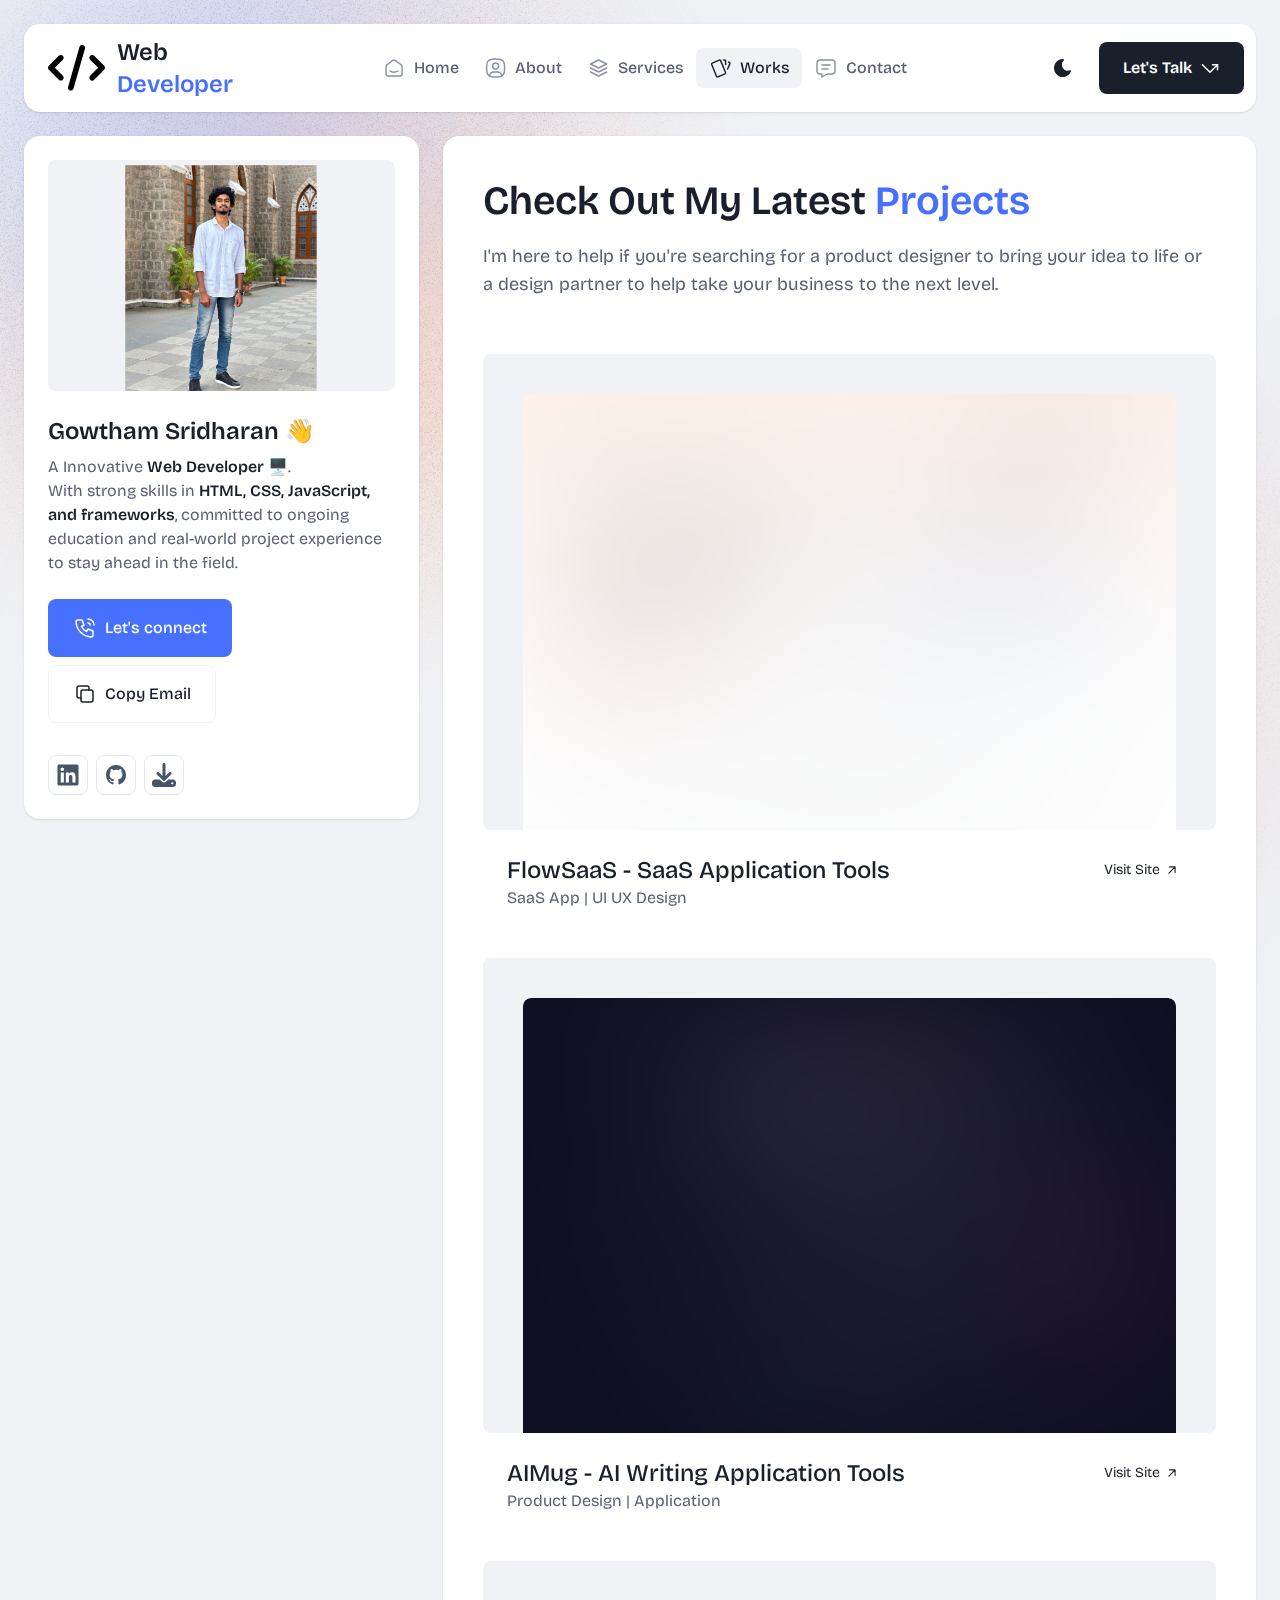
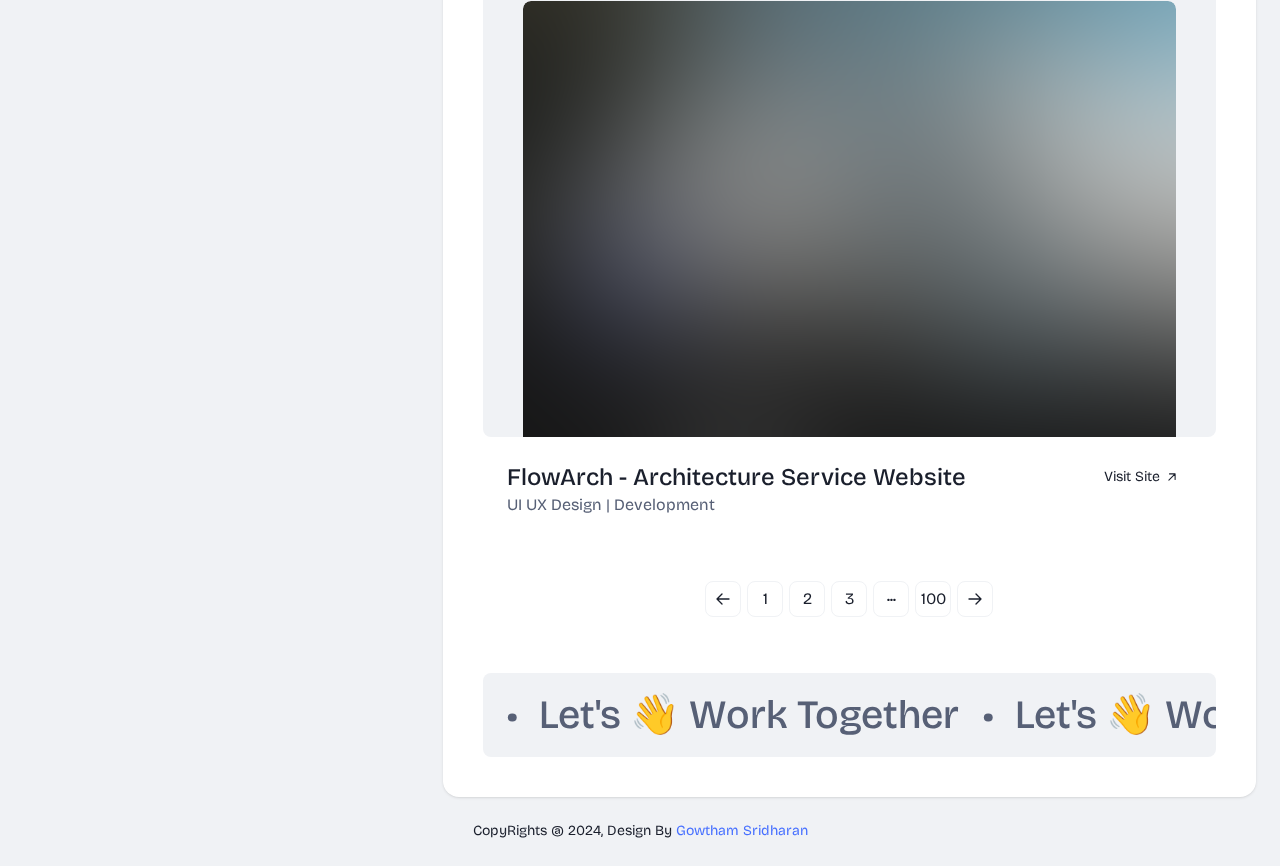
<file: portfolio.html>
<!DOCTYPE html>
<html lang="en" class="h-full">

<head>
    <!-- Required meta tags -->
    <meta charset="UTF-8" />
    <meta name="viewport" content="width=device-width, initial-scale=1.0" />
    <meta http-equiv="X-UA-Compatible" content="ie=edge" />

    <!-- Title -->
    <title>Gowtham - portfolio</title>

    <!-- Favicon -->
    <link rel="icon" href="assets/img/favicon.svg" type="image/svg+xml">

    <!-- Fonts -->
    <link rel="preconnect" href="https://fonts.googleapis.com" />
    <link rel="preconnect" href="https://fonts.gstatic.com" crossorigin />
    <link href="https://fonts.googleapis.com/css2?family=Bricolage+Grotesque:opsz,wght@12..96,300;12..96,400;12..96,500;12..96,600;12..96,700&display=swap" rel="stylesheet" />

    <!-- Styles -->
    <link rel="stylesheet" type="text/css" href="./assets/css/swiper-bundle.min.css" />
    <link rel="stylesheet" type="text/css" href="./assets/css/venobox.min.css" />
    <link rel="stylesheet" type="text/css" href="./assets/css/style.css" />
</head>


<body class="relative h-screen overflow-y-auto overflow-x-hidden bg-light text-dark dark:bg-dark-2 dark:text-light">
    <div class="mx-auto flex max-w-screen-2xl flex-col justify-between gap-4 p-4 lg:gap-6 lg:p-6">
        <!-- Header -->
        <header class="sticky top-0 z-50">
            <div class="">
                <div class="flex items-center justify-between rounded-2xl bg-white p-3 shadow dark:bg-black dark:shadow-dark">
                    <!-- Logo -->
                    <a href="index.html" class="inline-flex items-center gap-3 px-3 text-2xl font-semibold text-dark dark:text-white">
                        <svg xmlns="http://www.w3.org/2000/svg"
                            viewBox="0 0 640 512">
                            <path d="M392.8 1.2c-17-4.9-34.7 5-39.6 22l-128 448c-4.9 17 5 34.7 22 39.6s34.7-5 39.6-22l128-448c4.9-17-5-34.7-22-39.6zm80.6 120.1c-12.5 12.5-12.5 32.8 0 45.3L562.7 256l-89.4 89.4c-12.5 12.5-12.5 32.8 0 45.3s32.8 12.5 45.3 0l112-112c12.5-12.5 12.5-32.8 0-45.3l-112-112c-12.5-12.5-32.8-12.5-45.3 0zm-306.7 0c-12.5-12.5-32.8-12.5-45.3 0l-112 112c-12.5 12.5-12.5 32.8 0 45.3l112 112c12.5 12.5 32.8 12.5 45.3 0s12.5-32.8 0-45.3L77.3 256l89.4-89.4c12.5-12.5 12.5-32.8 0-45.3z" />
                            </svg>

                        <span> Web <span class="text-primary">Developer</span> </span>
                    </a>

                    <!-- Navigation menu -->
                    <ul class="hidden flex-1 flex-wrap items-center justify-center lg:flex">
                        <li class="group/menu-item ">
                            <a href="index.html" class="group inline-flex items-center gap-2 rounded-lg px-3 py-2 text-center text-base font-medium text-muted transition hover:bg-light hover:text-dark group-[.active]/menu-item:bg-light group-[.active]/menu-item:text-dark dark:hover:bg-dark-2 dark:hover:text-white dark:group-[.active]/menu-item:bg-dark-2 dark:group-[.active]/menu-item:text-white">
                                <svg xmlns="http://www.w3.org/2000/svg" viewBox="0 0 20 20" fill="none" stroke="currentColor" stroke-linecap="round" stroke-linejoin="round" stroke-width="1.2" class="h-6 w-6 text-[#8991A7] transition group-hover:text-dark group-[.active]/menu-item:text-dark dark:group-hover:text-white dark:group-[.active]/menu-item:text-white">
                                    <path d="M15.833 7.258 11.39 3.802a2.222 2.222 0 0 0-2.728 0L4.216 7.258a2.22 2.22 0 0 0-.858 1.754v6a1.667 1.667 0 0 0 1.667 1.667h10a1.667 1.667 0 0 0 1.667-1.666v-6c0-.686-.317-1.334-.859-1.755Z" />
                                    <path d="M13.333 12.5c-1.841 1.11-4.826 1.11-6.667 0" />
                                </svg>
                                <span>Home</span>
                            </a>
                        </li>
                        <li class="group/menu-item ">
                            <a href="about.html" class="group inline-flex items-center gap-2 rounded-lg px-3 py-2 text-center text-base font-medium text-muted transition hover:bg-light hover:text-dark group-[.active]/menu-item:bg-light group-[.active]/menu-item:text-dark dark:hover:bg-dark-2 dark:hover:text-white dark:group-[.active]/menu-item:bg-dark-2 dark:group-[.active]/menu-item:text-white">
                                <svg xmlns="http://www.w3.org/2000/svg" viewBox="0 0 20 20" fill="none" stroke="currentColor" stroke-linecap="round" stroke-linejoin="round" stroke-width="1.2" class="h-6 w-6 text-[#8991A7] transition group-hover:text-dark group-[.active]/menu-item:text-dark dark:group-hover:text-white dark:group-[.active]/menu-item:text-white">
                                    <path d="M10.5 10.833a2.5 2.5 0 1 0 0-5 2.5 2.5 0 0 0 0 5Z" />
                                    <path d="M10.5 2.5c6 0 7.5 1.5 7.5 7.5s-1.5 7.5-7.5 7.5S3 16 3 10s1.5-7.5 7.5-7.5Z" />
                                    <path d="M5.5 16.708v-.041a3.333 3.333 0 0 1 3.333-3.334h3.334a3.333 3.333 0 0 1 3.333 3.334v.041" />
                                </svg>
                                <span>About</span>
                            </a>
                        </li>
                        <li class="group/menu-item ">
                            <a href="services.html" class="group inline-flex items-center gap-2 rounded-lg px-3 py-2 text-center text-base font-medium text-muted transition hover:bg-light hover:text-dark group-[.active]/menu-item:bg-light group-[.active]/menu-item:text-dark dark:hover:bg-dark-2 dark:hover:text-white dark:group-[.active]/menu-item:bg-dark-2 dark:group-[.active]/menu-item:text-white">
                                <svg xmlns="http://www.w3.org/2000/svg" viewBox="0 0 20 20" fill="none" stroke="currentColor" stroke-linecap="round" stroke-linejoin="round" stroke-width="1.2" class="h-6 w-6 text-[#8991A7] transition group-hover:text-dark group-[.active]/menu-item:text-dark dark:group-hover:text-white dark:group-[.active]/menu-item:text-white">
                                    <path d="M10.5 3.333 3.833 6.667 10.5 10l6.667-3.333L10.5 3.333ZM3.833 10l6.667 3.333L17.167 10M3.833 13.333l6.667 3.334 6.667-3.334" />
                                </svg>
                                <span>Services</span>
                            </a>
                        </li>
                        <li class="group/menu-item active">
                            <a href="portfolio.html" class="group inline-flex items-center gap-2 rounded-lg px-3 py-2 text-center text-base font-medium text-muted transition hover:bg-light hover:text-dark group-[.active]/menu-item:bg-light group-[.active]/menu-item:text-dark dark:hover:bg-dark-2 dark:hover:text-white dark:group-[.active]/menu-item:bg-dark-2 dark:group-[.active]/menu-item:text-white">
                                <svg xmlns="http://www.w3.org/2000/svg" viewBox="0 0 20 20" fill="none" stroke="currentColor" stroke-linecap="round" stroke-linejoin="round" stroke-width="1.2" class="h-6 w-6 text-[#8991A7] transition group-hover:text-dark group-[.active]/menu-item:text-dark dark:group-hover:text-white dark:group-[.active]/menu-item:text-white">
                                    <path d="m3.503 5.998 5.949-2.591a.8.8 0 0 1 1.058.439l4.103 9.918a.834.834 0 0 1-.428 1.087l-5.948 2.59a.8.8 0 0 1-1.059-.438l-4.103-9.92a.833.833 0 0 1 .428-1.085ZM13 3.333h.833a.833.833 0 0 1 .834.834v2.916M17.167 5c.22.093.433.18.64.263a.833.833 0 0 1 .442 1.092l-1.915 4.478" />
                                </svg>
                                <span>Works</span>
                            </a>
                        </li>
                       
                        <li class="group/menu-item ">
                            <a href="contact.html" class="group inline-flex items-center gap-2 rounded-lg px-3 py-2 text-center text-base font-medium text-muted transition hover:bg-light hover:text-dark group-[.active]/menu-item:bg-light group-[.active]/menu-item:text-dark dark:hover:bg-dark-2 dark:hover:text-white dark:group-[.active]/menu-item:bg-dark-2 dark:group-[.active]/menu-item:text-white">
                                <svg xmlns="http://www.w3.org/2000/svg" viewBox="0 0 20 20" fill="none" stroke="currentColor" stroke-linecap="round" stroke-linejoin="round" stroke-width="1.2" class="h-6 w-6 text-[#8991A7] transition group-hover:text-dark group-[.active]/menu-item:text-dark dark:group-hover:text-white dark:group-[.active]/menu-item:text-white">
                                    <path d="M6.667 7.5h6.666m-6.666 3.333h5M15 3.333a2.5 2.5 0 0 1 2.5 2.5V12.5A2.5 2.5 0 0 1 15 15h-4.167l-4.166 2.5V15H5a2.5 2.5 0 0 1-2.5-2.5V5.833a2.5 2.5 0 0 1 2.5-2.5h10Z" />
                                </svg>
                                <span>Contact</span>
                            </a>
                        </li>
                    </ul>

                    <!-- Header buttons -->
                    <div class="hidden items-center gap-4 lg:flex">
                        <!-- Theme appearance toggler -->
                        <div class="">
                            <button type="button" class="hs-dark-mode group flex h-10 w-10 items-center justify-center rounded-lg text-center font-medium text-dark transition hover:bg-light hs-dark-mode-active:hidden dark:text-gray-400 dark:hover:text-gray-500" data-hs-theme-click-value="dark">
                                <svg xmlns="http://www.w3.org/2000/svg" fill="currentColor" viewBox="0 0 24 24" class="h-6 w-6">
                                    <path d="M11.8 3a8.656 8.656 0 0 0-4.523 1.28A8.918 8.918 0 0 0 4.04 7.756a9.167 9.167 0 0 0 .44 9.24 8.863 8.863 0 0 0 3.553 3.137 8.633 8.633 0 0 0 4.624.824 8.69 8.69 0 0 0 4.381-1.723 8.973 8.973 0 0 0 2.892-3.78c.3-.738-.419-1.48-1.142-1.179a5.604 5.604 0 0 1-3.892.15 5.74 5.74 0 0 1-3.083-2.431 5.956 5.956 0 0 1-.848-3.886c.17-1.357.8-2.61 1.78-3.541l.069-.072c.485-.567.099-1.488-.668-1.488h-.234l-.06-.005L11.8 3Z" />
                                </svg>
                            </button>
                            <button type="button" class="hs-dark-mode group hidden h-10 w-10 items-center justify-center rounded-lg text-center font-medium text-dark transition hover:bg-light hs-dark-mode-active:flex dark:text-[#FD7E41] dark:hover:bg-dark dark:hover:text-[#FD7E41]" data-hs-theme-click-value="light">
                                <svg xmlns="http://www.w3.org/2000/svg" fill="currentColor" viewBox="0 0 20 20" class="h-6 w-6">
                                    <path d="M10 15.833a.833.833 0 0 1 .828.736l.005.098v.833a.833.833 0 0 1-1.66.097l-.006-.097v-.833a.833.833 0 0 1 .833-.834Zm5.26-1.741.08.069.582.583a.833.833 0 0 1-1.1 1.248l-.078-.07-.583-.583a.833.833 0 0 1 1.015-1.306l.085.059Zm-9.42.068a.833.833 0 0 1 .068 1.1l-.069.08-.583.582a.833.833 0 0 1-1.248-1.1l.07-.078.583-.583a.833.833 0 0 1 1.178 0ZM3.333 9.167a.833.833 0 0 1 .098 1.66l-.098.006H2.5a.833.833 0 0 1-.098-1.66l.098-.006h.833Zm14.167 0a.833.833 0 0 1 .098 1.66l-.098.006h-.833a.833.833 0 0 1-.098-1.66l.098-.006h.833ZM5.178 4.008l.078.07.583.583a.833.833 0 0 1-1.1 1.247l-.078-.069-.583-.583A.833.833 0 0 1 5.092 3.95l.086.058Zm10.744.069a.833.833 0 0 1 .07 1.1l-.07.079-.583.583a.833.833 0 0 1-1.247-1.1l.069-.078.583-.584a.833.833 0 0 1 1.178 0ZM10 1.667a.833.833 0 0 1 .828.736l.005.097v.833a.833.833 0 0 1-1.66.098l-.006-.098V2.5A.833.833 0 0 1 10 1.667Zm0 4.166a4.167 4.167 0 1 1-4.163 4.348L5.833 10l.004-.18A4.167 4.167 0 0 1 10 5.832Z" />
                                </svg>
                            </button>
                        </div>

                        <a href="contact.html" class="inline-flex items-center gap-2 rounded-lg bg-dark px-6 py-4 text-center text-base font-semibold leading-tight text-white transition hover:bg-primary dark:bg-dark-2 dark:text-white dark:hover:bg-primary dark:hover:text-white">
                            <span>Let's Talk</span>
                            <svg xmlns="http://www.w3.org/2000/svg" fill="none" viewBox="0 0 20 20" stroke="currentColor" stroke-linecap="round" stroke-linejoin="round" stroke-width="1.5" class="h-5 w-5">
                                <path d="M17.5 11.667v-5h-5" />
                                <path d="m17.5 6.667-7.5 7.5-7.5-7.5" />
                            </svg>
                        </a>
                    </div>

                    <!-- Navigation toggler -->
                    <button type="button" class="text-dark transition dark:text-white/70 lg:hidden" data-hs-overlay="#mobile-menu" aria-controls="mobile-menu" aria-label="Toggle navigation">
                        <span class="sr-only">Toggle Navigation</span>
                        <svg class="h-9 w-9 flex-shrink-0" fill="currentColor" viewBox="0 0 16 16">
                            <path fill-rule="evenodd" d="M2.5 12a.5.5 0 0 1 .5-.5h10a.5.5 0 0 1 0 1H3a.5.5 0 0 1-.5-.5zm0-4a.5.5 0 0 1 .5-.5h10a.5.5 0 0 1 0 1H3a.5.5 0 0 1-.5-.5zm0-4a.5.5 0 0 1 .5-.5h10a.5.5 0 0 1 0 1H3a.5.5 0 0 1-.5-.5z" />
                        </svg>
                    </button>
                </div>
            </div>
        </header>
        <!-- Header end -->

        <!-- Mobile menu -->
        <div id="mobile-menu" class="hs-overlay fixed bottom-0 start-0 top-0 z-[60] hidden h-full w-64 -translate-x-full transform overflow-y-auto bg-white transition-all duration-300 hs-overlay-open:translate-x-0 dark:bg-black [&::-webkit-scrollbar-thumb]:rounded-full [&::-webkit-scrollbar-thumb]:bg-gray-300 [&::-webkit-scrollbar-track]:bg-gray-100 [&::-webkit-scrollbar]:w-2">
            <div class="flex h-full flex-col justify-between gap-5 p-5">
                <div class="">
                    <!-- Logo -->
                    <a href="index.html" class="inline-flex items-center gap-3 px-3 text-2xl font-semibold text-dark dark:text-white">
                        <svg xmlns="http://www.w3.org/2000/svg" viewBox="0 0 640 512">
                            <path fill="#56b0f5" d="M392.8 1.2c-17-4.9-34.7 5-39.6 22l-128 448c-4.9 17 5 34.7 22 39.6s34.7-5 39.6-22l128-448c4.9-17-5-34.7-22-39.6zm80.6 120.1c-12.5 12.5-12.5 32.8 0 45.3L562.7 256l-89.4 89.4c-12.5 12.5-12.5 32.8 0 45.3s32.8 12.5 45.3 0l112-112c12.5-12.5 12.5-32.8 0-45.3l-112-112c-12.5-12.5-32.8-12.5-45.3 0zm-306.7 0c-12.5-12.5-32.8-12.5-45.3 0l-112 112c-12.5 12.5-12.5 32.8 0 45.3l112 112c12.5 12.5 32.8 12.5 45.3 0s12.5-32.8 0-45.3L77.3 256l89.4-89.4c12.5-12.5 12.5-32.8 0-45.3z"/>
                        </svg>

                        <span> Web <span class="text-primary">Developer</span> </span>
                    </a>
                </div>

                <ul class="mt-4 flex flex-1 flex-col gap-2">
                    <li class="group/menu-item ">
                        <a href="index.html" class="group inline-flex w-full items-center gap-2 rounded-lg px-3 py-2 text-center text-base font-medium text-muted transition hover:bg-light hover:text-dark group-[.active]/menu-item:bg-light group-[.active]/menu-item:text-dark dark:hover:bg-dark-2 dark:hover:text-white dark:group-[.active]/menu-item:bg-dark-2 dark:group-[.active]/menu-item:text-white">
                            <svg xmlns="http://www.w3.org/2000/svg" viewBox="0 0 20 20" fill="none" stroke="currentColor" stroke-linecap="round" stroke-linejoin="round" stroke-width="1.2" class="h-6 w-6 text-[#8991A7] transition group-hover:text-dark group-[.active]/menu-item:text-dark dark:group-hover:text-white dark:group-[.active]/menu-item:text-white">
                                <path d="M15.833 7.258 11.39 3.802a2.222 2.222 0 0 0-2.728 0L4.216 7.258a2.22 2.22 0 0 0-.858 1.754v6a1.667 1.667 0 0 0 1.667 1.667h10a1.667 1.667 0 0 0 1.667-1.666v-6c0-.686-.317-1.334-.859-1.755Z" />
                                <path d="M13.333 12.5c-1.841 1.11-4.826 1.11-6.667 0" />
                            </svg>
                            <span>Home</span>
                        </a>
                    </li>
                    <li class="group/menu-item ">
                        <a href="about.html" class="group inline-flex w-full items-center gap-2 rounded-lg px-3 py-2 text-center text-base font-medium text-muted transition hover:bg-light hover:text-dark group-[.active]/menu-item:bg-light group-[.active]/menu-item:text-dark dark:hover:bg-dark-2 dark:hover:text-white dark:group-[.active]/menu-item:bg-dark-2 dark:group-[.active]/menu-item:text-white">
                            <svg xmlns="http://www.w3.org/2000/svg" viewBox="0 0 20 20" fill="none" stroke="currentColor" stroke-linecap="round" stroke-linejoin="round" stroke-width="1.2" class="h-6 w-6 text-[#8991A7] transition group-hover:text-dark group-[.active]/menu-item:text-dark dark:group-hover:text-white dark:group-[.active]/menu-item:text-white">
                                <path d="M10.5 10.833a2.5 2.5 0 1 0 0-5 2.5 2.5 0 0 0 0 5Z" />
                                <path d="M10.5 2.5c6 0 7.5 1.5 7.5 7.5s-1.5 7.5-7.5 7.5S3 16 3 10s1.5-7.5 7.5-7.5Z" />
                                <path d="M5.5 16.708v-.041a3.333 3.333 0 0 1 3.333-3.334h3.334a3.333 3.333 0 0 1 3.333 3.334v.041" />
                            </svg>
                            <span>About</span>
                        </a>
                    </li>
                    <li class="group/menu-item ">
                        <a href="services.html" class="group inline-flex w-full items-center gap-2 rounded-lg px-3 py-2 text-center text-base font-medium text-muted transition hover:bg-light hover:text-dark group-[.active]/menu-item:bg-light group-[.active]/menu-item:text-dark dark:hover:bg-dark-2 dark:hover:text-white dark:group-[.active]/menu-item:bg-dark-2 dark:group-[.active]/menu-item:text-white">
                            <svg xmlns="http://www.w3.org/2000/svg" viewBox="0 0 20 20" fill="none" stroke="currentColor" stroke-linecap="round" stroke-linejoin="round" stroke-width="1.2" class="h-6 w-6 text-[#8991A7] transition group-hover:text-dark group-[.active]/menu-item:text-dark dark:group-hover:text-white dark:group-[.active]/menu-item:text-white">
                                <path d="M10.5 3.333 3.833 6.667 10.5 10l6.667-3.333L10.5 3.333ZM3.833 10l6.667 3.333L17.167 10M3.833 13.333l6.667 3.334 6.667-3.334" />
                            </svg>
                            <span>Services</span>
                        </a>
                    </li>
                    <li class="group/menu-item active">
                        <a href="portfolio.html" class="group inline-flex w-full items-center gap-2 rounded-lg px-3 py-2 text-center text-base font-medium text-muted transition hover:bg-light hover:text-dark group-[.active]/menu-item:bg-light group-[.active]/menu-item:text-dark dark:hover:bg-dark-2 dark:hover:text-white dark:group-[.active]/menu-item:bg-dark-2 dark:group-[.active]/menu-item:text-white">
                            <svg xmlns="http://www.w3.org/2000/svg" viewBox="0 0 20 20" fill="none" stroke="currentColor" stroke-linecap="round" stroke-linejoin="round" stroke-width="1.2" class="h-6 w-6 text-[#8991A7] transition group-hover:text-dark group-[.active]/menu-item:text-dark dark:group-hover:text-white dark:group-[.active]/menu-item:text-white">
                                <path d="m3.503 5.998 5.949-2.591a.8.8 0 0 1 1.058.439l4.103 9.918a.834.834 0 0 1-.428 1.087l-5.948 2.59a.8.8 0 0 1-1.059-.438l-4.103-9.92a.833.833 0 0 1 .428-1.085ZM13 3.333h.833a.833.833 0 0 1 .834.834v2.916M17.167 5c.22.093.433.18.64.263a.833.833 0 0 1 .442 1.092l-1.915 4.478" />
                            </svg>
                            <span>Works</span>
                        </a>
                    </li>
                    <!-- <li class="group/menu-item ">
                        <a href="blog.html" class="group inline-flex w-full items-center gap-2 rounded-lg px-3 py-2 text-center text-base font-medium text-muted transition hover:bg-light hover:text-dark group-[.active]/menu-item:bg-light group-[.active]/menu-item:text-dark dark:hover:bg-dark-2 dark:hover:text-white dark:group-[.active]/menu-item:bg-dark-2 dark:group-[.active]/menu-item:text-white">
                            <svg xmlns="http://www.w3.org/2000/svg" viewBox="0 0 20 20" fill="none" stroke="currentColor" stroke-linecap="round" stroke-linejoin="round" stroke-width="1.2" class="h-6 w-6 text-[#8991A7] transition group-hover:text-dark group-[.active]/menu-item:text-dark dark:group-hover:text-white dark:group-[.active]/menu-item:text-white">
                                <path d="m14.667 9.167 1.25-1.25a2.357 2.357 0 1 0-3.333-3.334l-8.75 8.75v3.334h3.333L8.834 15m2.916-9.583 3.333 3.333m.417 9.583 2.792-2.736a1.785 1.785 0 0 0 .004-2.56 1.87 1.87 0 0 0-2.608-.005l-.186.184-.186-.184a1.869 1.869 0 0 0-2.607-.005 1.787 1.787 0 0 0-.005 2.56l2.796 2.746Z" />
                            </svg>
                            <span></span>
                        </a>
                    </li> -->
                    <li class="group/menu-item ">
                        <a href="contact.html" class="group inline-flex w-full items-center gap-2 rounded-lg px-3 py-2 text-center text-base font-medium text-muted transition hover:bg-light hover:text-dark group-[.active]/menu-item:bg-light group-[.active]/menu-item:text-dark dark:hover:bg-dark-2 dark:hover:text-white dark:group-[.active]/menu-item:bg-dark-2 dark:group-[.active]/menu-item:text-white">
                            <svg xmlns="http://www.w3.org/2000/svg" viewBox="0 0 20 20" fill="none" stroke="currentColor" stroke-linecap="round" stroke-linejoin="round" stroke-width="1.2" class="h-6 w-6 text-[#8991A7] transition group-hover:text-dark group-[.active]/menu-item:text-dark dark:group-hover:text-white dark:group-[.active]/menu-item:text-white">
                                <path d="M6.667 7.5h6.666m-6.666 3.333h5M15 3.333a2.5 2.5 0 0 1 2.5 2.5V12.5A2.5 2.5 0 0 1 15 15h-4.167l-4.166 2.5V15H5a2.5 2.5 0 0 1-2.5-2.5V5.833a2.5 2.5 0 0 1 2.5-2.5h10Z" />
                            </svg>
                            <span>Contact</span>
                        </a>
                    </li>
                </ul>

                <div class="flex flex-col gap-3">
                    <button data-hs-theme-click-value="dark" class="hs-dark-mode flex w-full items-center justify-start gap-2 rounded-lg px-4 py-2 text-center text-sm text-muted transition hover:bg-light hs-dark-mode-active:hidden dark:hover:bg-dark dark:hover:text-white">
                        <svg xmlns="http://www.w3.org/2000/svg" fill="currentColor" viewBox="0 0 24 24" class="h-6 w-6">
                            <path d="M11.8 3a8.656 8.656 0 0 0-4.523 1.28A8.918 8.918 0 0 0 4.04 7.756a9.167 9.167 0 0 0 .44 9.24 8.863 8.863 0 0 0 3.553 3.137 8.633 8.633 0 0 0 4.624.824 8.69 8.69 0 0 0 4.381-1.723 8.973 8.973 0 0 0 2.892-3.78c.3-.738-.419-1.48-1.142-1.179a5.604 5.604 0 0 1-3.892.15 5.74 5.74 0 0 1-3.083-2.431 5.956 5.956 0 0 1-.848-3.886c.17-1.357.8-2.61 1.78-3.541l.069-.072c.485-.567.099-1.488-.668-1.488h-.234l-.06-.005L11.8 3Z" />
                        </svg>

                        <span>Change appearance</span>
                    </button>

                    <button data-hs-theme-click-value="light" class="hs-dark-mode hidden w-full items-center justify-start gap-2 rounded-lg px-4 py-2 text-center text-sm text-muted transition hover:bg-light hs-dark-mode-active:flex dark:hover:bg-dark dark:hover:text-white">
                        <svg xmlns="http://www.w3.org/2000/svg" fill="currentColor" viewBox="0 0 24 24" class="h-6 w-6">
                            <path d="M10 15.833a.833.833 0 0 1 .828.736l.005.098v.833a.833.833 0 0 1-1.66.097l-.006-.097v-.833a.833.833 0 0 1 .833-.834Zm5.26-1.741.08.069.582.583a.833.833 0 0 1-1.1 1.248l-.078-.07-.583-.583a.833.833 0 0 1 1.015-1.306l.085.059Zm-9.42.068a.833.833 0 0 1 .068 1.1l-.069.08-.583.582a.833.833 0 0 1-1.248-1.1l.07-.078.583-.583a.833.833 0 0 1 1.178 0ZM3.333 9.167a.833.833 0 0 1 .098 1.66l-.098.006H2.5a.833.833 0 0 1-.098-1.66l.098-.006h.833Zm14.167 0a.833.833 0 0 1 .098 1.66l-.098.006h-.833a.833.833 0 0 1-.098-1.66l.098-.006h.833ZM5.178 4.008l.078.07.583.583a.833.833 0 0 1-1.1 1.247l-.078-.069-.583-.583A.833.833 0 0 1 5.092 3.95l.086.058Zm10.744.069a.833.833 0 0 1 .07 1.1l-.07.079-.583.583a.833.833 0 0 1-1.247-1.1l.069-.078.583-.584a.833.833 0 0 1 1.178 0ZM10 1.667a.833.833 0 0 1 .828.736l.005.097v.833a.833.833 0 0 1-1.66.098l-.006-.098V2.5A.833.833 0 0 1 10 1.667Zm0 4.166a4.167 4.167 0 1 1-4.163 4.348L5.833 10l.004-.18A4.167 4.167 0 0 1 10 5.832Z" />
                        </svg>

                        <span>Change appearance</span>
                    </button>

                    <a href="contact.html" class="inline-flex w-full items-center justify-center gap-2 rounded-lg bg-dark px-6 py-4 text-center text-base font-semibold leading-tight text-white transition hover:bg-primary dark:bg-dark-2 dark:text-white dark:hover:bg-primary dark:hover:text-white">
                        <span>Let's Talk</span>
                        <svg xmlns="http://www.w3.org/2000/svg" fill="none" viewBox="0 0 20 20" stroke="currentColor" stroke-linecap="round" stroke-linejoin="round" stroke-width="1.5" class="h-5 w-5">
                            <path d="M17.5 11.667v-5h-5" />
                            <path d="m17.5 6.667-7.5 7.5-7.5-7.5" />
                        </svg>
                    </a>
                </div>
            </div>
        </div>


        <main class="grid grid-cols-1 gap-4 lg:grid-cols-3 lg:gap-6">
            <!-- Intro -->
            <div class="">
                <div class="rounded-2xl bg-white p-6 shadow dark:bg-black dark:shadow-dark lg:sticky lg:top-24">
                    <div class="aspect-6/4 overflow-hidden rounded-lg bg-light pt-4 text-center dark:bg-dark-2">
                        <img src="assets/img/profile-g.jpg" alt="" class="inline-block h-full w-full scale-110 object-contain object-bottom" />
                    </div>

                    <div class="mt-6">
                        <h3 class="text-2xl font-semibold dark:text-light">Gowtham Sridharan 👋</h3>
                    <p class="mt-2 text-muted dark:text-light/70">
                        A Innovative
                        <span class="font-semibold text-dark dark:text-white">
								Web Developer
							</span>
                        🖥️.<br>
                        With strong skills in <span class="font-semibold text-dark dark:text-white"> HTML, CSS, JavaScript, and frameworks</span>, committed to ongoing education and real-world project experience to stay ahead in the field.
                    </p>

                        <!-- CTA buttons -->
                        <div class="mt-6 flex flex-wrap gap-2">
                            <a href="#" class="inline-flex items-center gap-x-2 rounded-lg border border-transparent bg-primary px-6 py-4 font-medium text-white transition hover:bg-blue-600 focus:outline-none focus:ring disabled:pointer-events-none disabled:opacity-50">
                                <svg xmlns="http://www.w3.org/2000/svg" viewBox="0 0 24 24" fill="none" stroke="currentColor" stroke-linecap="round" stroke-linejoin="round" stroke-width="1.5" class="h-6 w-6">
                                    <path d="M5 4h4l2 5-2.5 1.5a11 11 0 0 0 5 5L15 13l5 2v4a2 2 0 0 1-2 2A16 16 0 0 1 3 6a2 2 0 0 1 2-2Zm10 3a2 2 0 0 1 2 2m-2-6a6 6 0 0 1 6 6" />
                                </svg>
                                <span>Let's connect</span>
                            </a>
                            <button type="button" data-clipboard-text="shams.sujon.01@gmail.com" data-clipboard-action="copy" data-clipboard-success-text="Copied to clipboard" class="js-clipboard hs-tooltip inline-flex items-center gap-x-2 rounded-lg border border-light bg-transparent px-6 py-4 font-medium text-dark transition [--trigger:focus] hover:bg-light focus:outline-none focus:ring disabled:pointer-events-none disabled:opacity-50 dark:border-dark dark:text-light/70 dark:hover:bg-dark dark:hover:text-white">
                                <svg xmlns="http://www.w3.org/2000/svg" viewBox="0 0 24 24" fill="none" stroke="currentColor" stroke-linecap="round" stroke-linejoin="round" stroke-width="1.5" class="h-6 w-6">
                                    <path d="M8 10a2 2 0 0 1 2-2h8a2 2 0 0 1 2 2v8a2 2 0 0 1-2 2h-8a2 2 0 0 1-2-2v-8Z" />
                                    <path d="M16 8V6a2 2 0 0 0-2-2H6a2 2 0 0 0-2 2v8a2 2 0 0 0 2 2h2" />
                                </svg>
                                <span>Copy Email</span>

                                <span
										class="hs-tooltip-content invisible z-10 hidden rounded-lg bg-gray-900 px-2 py-1 text-xs font-medium text-white opacity-0 shadow-sm transition-opacity hs-tooltip-shown:visible hs-tooltip-shown:opacity-100 dark:bg-slate-700"
										role="tooltip">
										Copied to clipboard
									</span>
                            </button>
                        </div>

                        <!-- Social -->
                        <div class="mt-8 flex flex-wrap items-center gap-2">
                        <a href="#"
                            class="flex h-10 w-10 items-center justify-center rounded-lg border border-slate-200 bg-transparent text-center text-slate-600 transition hover:text-primary focus:outline-none focus:ring disabled:pointer-events-none disabled:opacity-50 dark:border-transparent dark:bg-dark-2 dark:text-slate-500 dark:hover:text-primary">
                            <svg xmlns="http://www.w3.org/2000/svg" viewBox="0 0 448 512" fill="currentColor"
                                class="h-6 w-6">
                                <path
                                    d="M416 32H31.9C14.3 32 0 46.5 0 64.3v383.4C0 465.5 14.3 480 31.9 480H416c17.6 0 32-14.5 32-32.3V64.3c0-17.8-14.4-32.3-32-32.3zM135.4 416H69V202.2h66.5V416zm-33.2-243c-21.3 0-38.5-17.3-38.5-38.5S80.9 96 102.2 96c21.2 0 38.5 17.3 38.5 38.5 0 21.3-17.2 38.5-38.5 38.5zm282.1 243h-66.4V312c0-24.8-.5-56.7-34.5-56.7-34.6 0-39.9 27-39.9 54.9V416h-66.4V202.2h63.7v29.2h.9c8.9-16.8 30.6-34.5 62.9-34.5 67.2 0 79.7 44.3 79.7 101.9V416z" />
                            </svg>
                        </a>
                        <a href="#"
                            class="flex h-10 w-10 items-center justify-center rounded-lg border border-slate-200 bg-transparent text-center text-slate-600 transition hover:text-primary focus:outline-none focus:ring disabled:pointer-events-none disabled:opacity-50 dark:border-transparent dark:bg-dark-2 dark:text-slate-500 dark:hover:text-primary">
                            <svg xmlns="http://www.w3.org/2000/svg" viewBox="0 0 24 24" fill="currentColor"
                                class="h-6 w-6">
                                <path
                                    d="M12 2C6.475 2 2 6.475 2 12a9.994 9.994 0 0 0 6.838 9.488c.5.087.687-.213.687-.476 0-.237-.013-1.024-.013-1.862-2.512.463-3.162-.612-3.362-1.175-.113-.288-.6-1.175-1.025-1.413-.35-.187-.85-.65-.013-.662.788-.013 1.35.725 1.538 1.025.9 1.512 2.338 1.087 2.912.825.088-.65.35-1.087.638-1.337-2.225-.25-4.55-1.113-4.55-4.938 0-1.088.387-1.987 1.025-2.688-.1-.25-.45-1.275.1-2.65 0 0 .837-.262 2.75 1.026a9.28 9.28 0 0 1 2.5-.338c.85 0 1.7.112 2.5.337 1.912-1.3 2.75-1.024 2.75-1.024.55 1.375.2 2.4.1 2.65.637.7 1.025 1.587 1.025 2.687 0 3.838-2.337 4.688-4.562 4.938.362.312.675.912.675 1.85 0 1.337-.013 2.412-.013 2.75 0 .262.188.574.688.474A10.016 10.016 0 0 0 22 12c0-5.525-4.475-10-10-10Z" />
                            </svg>
                        </a>
                        <a href="#"
                            class="flex h-10 w-10 items-center justify-center rounded-lg border border-slate-200 bg-transparent text-center text-slate-600 transition hover:text-primary focus:outline-none focus:ring disabled:pointer-events-none disabled:opacity-50 dark:border-transparent dark:bg-dark-2 dark:text-slate-500 dark:hover:text-primary">
                            <svg xmlns="http://www.w3.org/2000/svg" viewBox="0 0 512 512" fill="currentColor"
                                class="h-6 w-6">
                                <path
                                    d="M288 32c0-17.7-14.3-32-32-32s-32 14.3-32 32V274.7l-73.4-73.4c-12.5-12.5-32.8-12.5-45.3 0s-12.5 32.8 0 45.3l128 128c12.5 12.5 32.8 12.5 45.3 0l128-128c12.5-12.5 12.5-32.8 0-45.3s-32.8-12.5-45.3 0L288 274.7V32zM64 352c-35.3 0-64 28.7-64 64v32c0 35.3 28.7 64 64 64H448c35.3 0 64-28.7 64-64V416c0-35.3-28.7-64-64-64H346.5l-45.3 45.3c-25 25-65.5 25-90.5 0L165.5 352H64zm368 56a24 24 0 1 1 0 48 24 24 0 1 1 0-48z" />
                            </svg>
                        </a>
                    </div>
                    </div>
                </div>
            </div>

            <!-- Portfolio -->
            <div class="rounded-2xl bg-white p-6 shadow dark:bg-black dark:shadow-dark lg:col-span-2 lg:p-10">
                <div class="">
                    <h2 class="text-3xl font-semibold leading-tight text-dark dark:text-light lg:text-[40px] lg:leading-tight">
                        Check Out My Latest <span class="text-primary">Projects</span>
                    </h2>
                    <p class="mt-4 text-lg text-muted dark:text-light/70">
                        I'm here to help if you're searching for a product designer to bring
                        your idea to life or a design partner to help take your business to the
                        next level.
                    </p>
                </div>

                <!-- Portfolio -->
                <div class="mt-10 lg:mt-14">
                    <div class="mt-6 space-y-6">
                        <div class="">
                            <div class="group relative overflow-hidden rounded-lg bg-light p-4 pb-0 dark:bg-dark-2 md:p-6 md:pb-0 xl:p-10 xl:pb-0">
                                <div class="relative aspect-6/4 overflow-hidden rounded-t-lg">
                                    <img src="assets/img/project-1.png" alt="" class="h-full w-full rounded-t-lg object-cover object-top transition" />

                                    <a href="assets/img/project-1.png" data-gall="project-gallry-1" class="project-gallery-link absolute left-1/2 top-1/2 grid h-10 w-10 -translate-x-1/2 -translate-y-1/2 place-content-center rounded-full bg-white text-primary shadow-lg transition lg:invisible lg:-translate-y-[40%] lg:opacity-0 lg:group-hover:visible lg:group-hover:-translate-y-1/2 lg:group-hover:opacity-100">
                                        <svg xmlns="http://www.w3.org/2000/svg" viewBox="0 0 20 20" fill="none" stroke="currentColor" stroke-linecap="round" stroke-linejoin="round" stroke-width="1.5" class="h-6 w-6">
                                            <path d="M10 4.167v11.666M4.167 10h11.666" />
                                        </svg>
                                    </a>
                                </div>
                            </div>

                            <div class="flex flex-wrap items-start justify-between py-4 md:p-6">
                                <div class="">
                                    <h3 class="text-lg font-medium md:text-xl lg:text-2xl">
                                        <a href="#" class="border-b border-transparent text-dark transition hover:border-b-primary hover:text-primary dark:text-light/80 dark:hover:text-primary">
                                            FlowSaaS - SaaS Application Tools
                                        </a>
                                    </h3>
                                    <p class="text-sm text-muted lg:text-base">
                                        SaaS App | UI UX Design
                                    </p>
                                </div>

                                <a href="#" class="inline-flex items-center justify-center gap-1 rounded bg-white px-3 py-2 text-center text-sm leading-none text-dark transition hover:text-primary dark:bg-black dark:text-light/70 dark:hover:text-primary">
                                    <span>Visit Site</span>
                                    <svg xmlns="http://www.w3.org/2000/svg" viewBox="0 0 14 15" fill="none" stroke="currentColor" stroke-linecap="round" stroke-linejoin="round" class="h-4 w-4 shrink-0">
                                        <path d="m9.917 4.583-5.834 5.834m.584-5.834h5.25v5.25" />
                                    </svg>
                                </a>
                            </div>
                        </div>

                        <div class="">
                            <div class="group relative overflow-hidden rounded-lg bg-light p-4 pb-0 dark:bg-dark-2 md:p-6 md:pb-0 xl:p-10 xl:pb-0">
                                <div class="relative aspect-6/4 overflow-hidden rounded-t-lg">
                                    <img src="assets/img/project-2.png" alt="" class="h-full w-full rounded-t-lg object-cover object-top transition" />

                                    <a href="assets/img/project-2.png" data-gall="project-gallry-1" class="project-gallery-link absolute left-1/2 top-1/2 grid h-10 w-10 -translate-x-1/2 -translate-y-1/2 place-content-center rounded-full bg-white text-primary shadow-lg transition lg:invisible lg:-translate-y-[40%] lg:opacity-0 lg:group-hover:visible lg:group-hover:-translate-y-1/2 lg:group-hover:opacity-100">
                                        <svg xmlns="http://www.w3.org/2000/svg" viewBox="0 0 20 20" fill="none" stroke="currentColor" stroke-linecap="round" stroke-linejoin="round" stroke-width="1.5" class="h-6 w-6">
                                            <path d="M10 4.167v11.666M4.167 10h11.666" />
                                        </svg>
                                    </a>
                                </div>
                            </div>

                            <div class="flex flex-wrap items-start justify-between py-4 md:p-6">
                                <div class="">
                                    <h3 class="text-lg font-medium md:text-xl lg:text-2xl">
                                        <a href="#" class="border-b border-transparent text-dark transition hover:border-b-primary hover:text-primary dark:text-light/80 dark:hover:text-primary">
                                            AIMug - AI Writing Application Tools
                                        </a>
                                    </h3>
                                    <p class="text-sm text-muted lg:text-base">
                                        Product Design | Application
                                    </p>
                                </div>

                                <a href="#" class="inline-flex items-center justify-center gap-1 rounded bg-white px-3 py-2 text-center text-sm leading-none text-dark transition hover:text-primary dark:bg-black dark:text-light/70 dark:hover:text-primary">
                                    <span>Visit Site</span>
                                    <svg xmlns="http://www.w3.org/2000/svg" viewBox="0 0 14 15" fill="none" stroke="currentColor" stroke-linecap="round" stroke-linejoin="round" class="h-4 w-4 shrink-0">
                                        <path d="m9.917 4.583-5.834 5.834m.584-5.834h5.25v5.25" />
                                    </svg>
                                </a>
                            </div>
                        </div>

                        <div class="">
                            <div class="group relative overflow-hidden rounded-lg bg-light p-4 pb-0 dark:bg-dark-2 md:p-6 md:pb-0 xl:p-10 xl:pb-0">
                                <div class="relative aspect-6/4 overflow-hidden rounded-t-lg">
                                    <img src="assets/img/project-3.png" alt="" class="h-full w-full rounded-t-lg object-cover object-top transition" />

                                    <a href="assets/img/project-3.png" data-gall="project-gallry-1" class="project-gallery-link absolute left-1/2 top-1/2 grid h-10 w-10 -translate-x-1/2 -translate-y-1/2 place-content-center rounded-full bg-white text-primary shadow-lg transition lg:invisible lg:-translate-y-[40%] lg:opacity-0 lg:group-hover:visible lg:group-hover:-translate-y-1/2 lg:group-hover:opacity-100">
                                        <svg xmlns="http://www.w3.org/2000/svg" viewBox="0 0 20 20" fill="none" stroke="currentColor" stroke-linecap="round" stroke-linejoin="round" stroke-width="1.5" class="h-6 w-6">
                                            <path d="M10 4.167v11.666M4.167 10h11.666" />
                                        </svg>
                                    </a>
                                </div>
                            </div>

                            <div class="flex flex-wrap items-start justify-between py-4 md:p-6">
                                <div class="">
                                    <h3 class="text-lg font-medium md:text-xl lg:text-2xl">
                                        <a href="#" class="border-b border-transparent text-dark transition hover:border-b-primary hover:text-primary dark:text-light/80 dark:hover:text-primary">
                                            FlowArch - Architecture Service Website
                                        </a>
                                    </h3>
                                    <p class="text-sm text-muted lg:text-base">
                                        UI UX Design | Development
                                    </p>
                                </div>

                                <a href="#" class="inline-flex items-center justify-center gap-1 rounded bg-white px-3 py-2 text-center text-sm leading-none text-dark transition hover:text-primary dark:bg-black dark:text-light/70 dark:hover:text-primary">
                                    <span>Visit Site</span>
                                    <svg xmlns="http://www.w3.org/2000/svg" viewBox="0 0 14 15" fill="none" stroke="currentColor" stroke-linecap="round" stroke-linejoin="round" class="h-4 w-4 shrink-0">
                                        <path d="m9.917 4.583-5.834 5.834m.584-5.834h5.25v5.25" />
                                    </svg>
                                </a>
                            </div>
                        </div>
                    </div>

                    <!-- Pagination -->
                    <nav class="mt-10 flex items-center justify-center gap-1.5">
                        <button type="button" class="inline-flex min-h-9 min-w-9 items-center justify-center rounded-lg border border-light text-center text-dark transition hover:border-primary hover:text-primary focus:outline-none focus:ring-2 disabled:pointer-events-none disabled:opacity-50 dark:border-dark dark:text-muted dark:hover:border-primary dark:hover:text-primary">
                            <svg xmlns="http://www.w3.org/2000/svg" fill="none" viewBox="0 0 24 24" stroke-width="2" stroke="currentColor" class="h-4 w-4">
                                <path stroke-linecap="round" stroke-linejoin="round" d="M10.5 19.5 3 12m0 0 7.5-7.5M3 12h18" />
                            </svg>

                            <span aria-hidden="true" class="sr-only">Previous</span>
                        </button>
                        <button type="button" class="inline-flex min-h-9 min-w-9 items-center justify-center rounded-lg border border-light text-center text-dark transition hover:border-primary hover:text-primary focus:outline-none focus:ring-2 disabled:pointer-events-none disabled:opacity-50 dark:border-dark dark:text-muted dark:hover:border-primary dark:hover:text-primary" aria-current="page">
                            1
                        </button>
                        <button type="button" class="inline-flex min-h-9 min-w-9 items-center justify-center rounded-lg border border-light text-center text-dark transition hover:border-primary hover:text-primary focus:outline-none focus:ring-2 disabled:pointer-events-none disabled:opacity-50 dark:border-dark dark:text-muted dark:hover:border-primary dark:hover:text-primary">
                            2
                        </button>
                        <button type="button" class="inline-flex min-h-9 min-w-9 items-center justify-center rounded-lg border border-light text-center text-dark transition hover:border-primary hover:text-primary focus:outline-none focus:ring-2 disabled:pointer-events-none disabled:opacity-50 dark:border-dark dark:text-muted dark:hover:border-primary dark:hover:text-primary">
                            3
                        </button>
                        <div class="hs-tooltip inline-block">
                            <button type="button" class="hs-tooltip-toggle group inline-flex min-h-9 min-w-9 items-center justify-center rounded-lg border border-light text-center text-dark transition hover:border-primary hover:text-primary focus:outline-none focus:ring-2 disabled:pointer-events-none disabled:opacity-50 dark:border-dark dark:text-muted dark:hover:border-primary dark:hover:text-primary">
                                <span class="text-xs group-hover:hidden">•••</span>
                                <svg class="hidden h-5 w-5 flex-shrink-0 group-hover:block" xmlns="http://www.w3.org/2000/svg" width="24" height="24" viewBox="0 0 24 24" fill="none" stroke="currentColor" stroke-width="2" stroke-linecap="round" stroke-linejoin="round">
                                    <path d="m6 17 5-5-5-5" />
                                    <path d="m13 17 5-5-5-5" />
                                </svg>
                                <span
										class="hs-tooltip-content invisible absolute z-10 inline-block rounded bg-gray-900 px-2 py-1 text-xs font-medium text-white opacity-0 shadow-sm transition-opacity hs-tooltip-shown:visible hs-tooltip-shown:opacity-100 dark:bg-slate-700"
										role="tooltip">
										Next 4 pages
									</span>
                            </button>
                        </div>
                        <button type="button" class="inline-flex min-h-9 min-w-9 items-center justify-center rounded-lg border border-light text-center text-dark transition hover:border-primary hover:text-primary focus:outline-none focus:ring-2 disabled:pointer-events-none disabled:opacity-50 dark:border-dark dark:text-muted dark:hover:border-primary dark:hover:text-primary">
                            100
                        </button>
                        <button type="button" class="inline-flex min-h-9 min-w-9 items-center justify-center rounded-lg border border-light text-center text-dark transition hover:border-primary hover:text-primary focus:outline-none focus:ring-2 disabled:pointer-events-none disabled:opacity-50 dark:border-dark dark:text-muted dark:hover:border-primary dark:hover:text-primary">
                            <span aria-hidden="true" class="sr-only">Next</span>

                            <svg xmlns="http://www.w3.org/2000/svg" fill="none" viewBox="0 0 24 24" stroke-width="2" stroke="currentColor" class="h-4 w-4">
                                <path stroke-linecap="round" stroke-linejoin="round" d="M13.5 4.5 21 12m0 0-7.5 7.5M21 12H3" />
                            </svg>
                        </button>
                    </nav>
                    <!-- End Pagination -->
                </div>

                <!-- Contact -->
                <div class="mt-10 lg:mt-14">
                    <div class="group flex gap-6 overflow-hidden rounded-lg bg-light p-6 dark:bg-dark-2">
                        <div class="relative flex min-w-full shrink-0 animate-infinite-scroll gap-6 group-hover:[animation-play-state:paused]">
                            <a href="contact.html" class="relative inline-block whitespace-nowrap text-3xl font-medium text-muted transition before:mr-3 before:content-['\2022'] hover:text-dark dark:text-muted dark:hover:text-white md:text-[40px]">
                                Let's 👋 Work Together
                            </a>
                            <a href="contact.html" class="relative inline-block whitespace-nowrap text-3xl font-medium text-muted transition before:mr-3 before:content-['\2022'] hover:text-dark dark:text-muted dark:hover:text-white md:text-[40px]">
                                Let's 👋 Work Together
                            </a>
                        </div>
                        <div class="relative flex min-w-full shrink-0 animate-infinite-scroll gap-6 group-hover:[animation-play-state:paused]">
                            <a href="contact.html" class="relative inline-block whitespace-nowrap text-3xl font-medium text-muted transition before:mr-3 before:content-['\2022'] hover:text-dark dark:text-muted dark:hover:text-white md:text-[40px]">
                                Let's 👋 Work Together
                            </a>
                            <a href="contact.html" class="relative inline-block whitespace-nowrap text-3xl font-medium text-muted transition before:mr-3 before:content-['\2022'] hover:text-dark dark:text-muted dark:hover:text-white md:text-[40px]">
                                Let's 👋 Work Together
                            </a>
                        </div>
                    </div>
                </div>
            </div>
        </main>

        <!-- Footer -->
        <footer class="text-center">
            <p class="text-sm dark:text-light/70">
                CopyRights @ 2024, Design By
                <a href="#"
                    class="inline-block border-b border-b-transparent text-primary transition hover:border-b-primary hover:text-blue-600">
                    Gowtham Sridharan
                </a>
            </p>
        </footer>
    </div>

    <div class="shapes">
        <div class="fixed -left-1/2 -top-1/2 -z-10 animate-spin-very-slow xl:-left-[20%] xl:-top-1/3">
            <img src="assets/img/gradient-1.png" alt="" class="" />
        </div>

        <div class="fixed -right-[50%] top-[10%] -z-10 animate-spin-very-slow xl:-right-[15%] xl:top-[10%]">
            <img src="assets/img/gradient-2.png" alt="" class="" />
        </div>

        <div class="move-with-cursor fixed left-[10%] top-[20%] -z-10">
            <img src="assets/img/object-3d-1.png" alt="" class="" />
        </div>

        <div class="move-with-cursor fixed bottom-[20%] right-[10%] -z-10">
            <img src="assets/img/object-3d-2.png" alt="" class="" />
        </div>
    </div>

    <script src="./assets/js/preline.js"></script>
    <script src="./assets/js/swiper-bundle.min.js"></script>
    <script src="./assets/js/venobox.min.js"></script>
    <script src="./assets/js/clipboard.min.js"></script>
    <script src="./assets/js/main.js"></script>

</body>

</html>
</file>
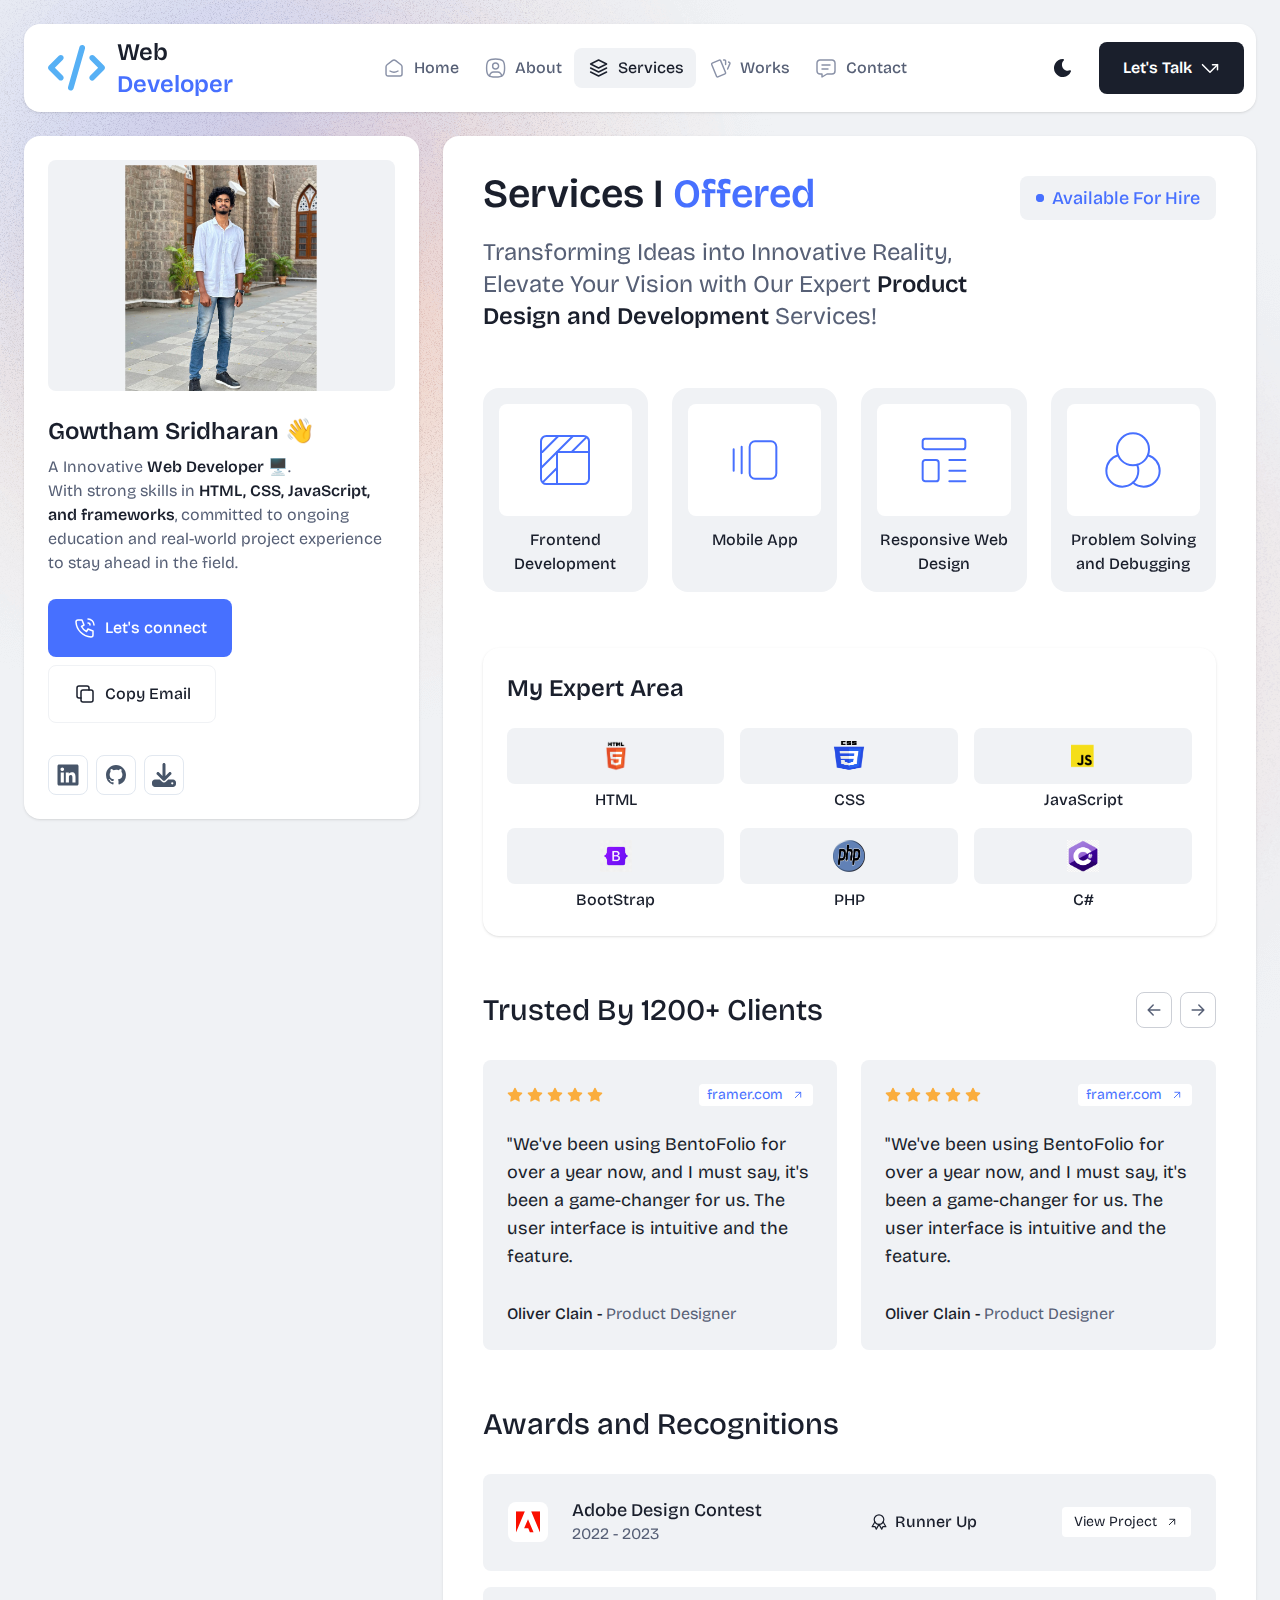
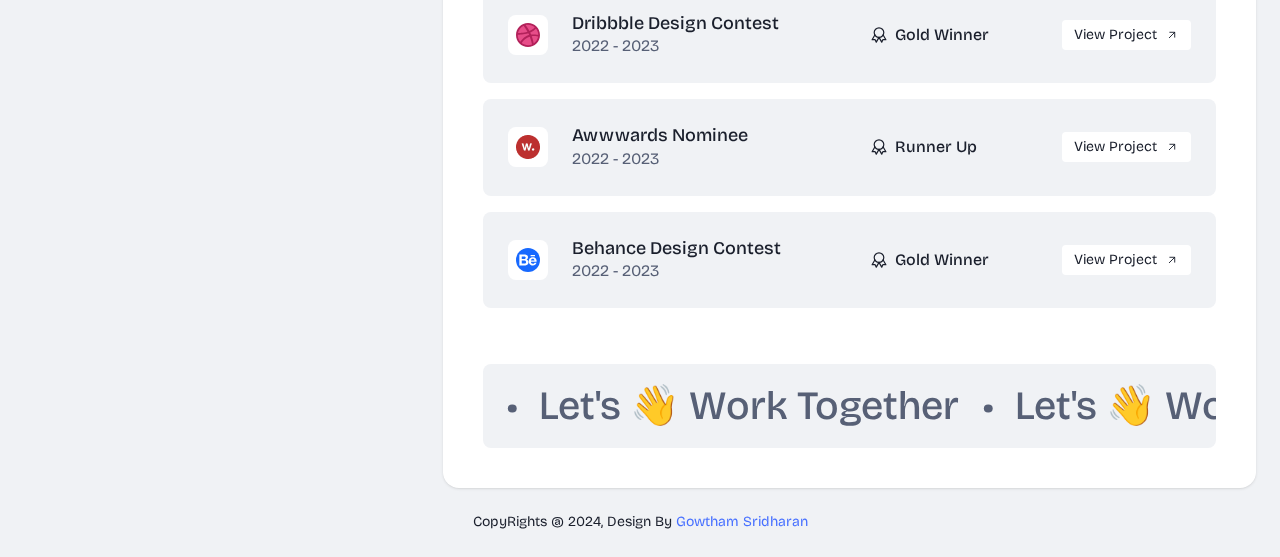
<file: services.html>
<!DOCTYPE html>
<html lang="en" class="h-full">

<head>
    <!-- Required meta tags -->
    <meta charset="UTF-8" />
    <meta name="viewport" content="width=device-width, initial-scale=1.0" />
    <meta http-equiv="X-UA-Compatible" content="ie=edge" />

    <!-- Title -->
    <title>Gowtham - portfolio</title>

    <!-- Favicon -->
    <link rel="icon" href="assets/img/favicon.svg" type="image/svg+xml">

    <!-- Fonts -->
    <link rel="preconnect" href="https://fonts.googleapis.com" />
    <link rel="preconnect" href="https://fonts.gstatic.com" crossorigin />
    <link href="https://fonts.googleapis.com/css2?family=Bricolage+Grotesque:opsz,wght@12..96,300;12..96,400;12..96,500;12..96,600;12..96,700&display=swap" rel="stylesheet" />

    <!-- Styles -->
    <link rel="stylesheet" type="text/css" href="./assets/css/swiper-bundle.min.css" />
    <link rel="stylesheet" type="text/css" href="./assets/css/venobox.min.css" />
    <link rel="stylesheet" type="text/css" href="./assets/css/style.css" />
</head>


<body class="relative h-screen overflow-y-auto overflow-x-hidden bg-light text-dark dark:bg-dark-2 dark:text-light">
    <div class="mx-auto flex max-w-screen-2xl flex-col justify-between gap-4 p-4 lg:gap-6 lg:p-6">
        <!-- Header -->
        <header class="sticky top-0 z-50">
            <div class="">
                <div class="flex items-center justify-between rounded-2xl bg-white p-3 shadow dark:bg-black dark:shadow-dark">
                    <!-- Logo -->
                    <a href="index.html" class="inline-flex items-center gap-3 px-3 text-2xl font-semibold text-dark dark:text-white">
                        <svg xmlns="http://www.w3.org/2000/svg" viewBox="0 0 640 512">
                            <path fill="#56b0f5" d="M392.8 1.2c-17-4.9-34.7 5-39.6 22l-128 448c-4.9 17 5 34.7 22 39.6s34.7-5 39.6-22l128-448c4.9-17-5-34.7-22-39.6zm80.6 120.1c-12.5 12.5-12.5 32.8 0 45.3L562.7 256l-89.4 89.4c-12.5 12.5-12.5 32.8 0 45.3s32.8 12.5 45.3 0l112-112c12.5-12.5 12.5-32.8 0-45.3l-112-112c-12.5-12.5-32.8-12.5-45.3 0zm-306.7 0c-12.5-12.5-32.8-12.5-45.3 0l-112 112c-12.5 12.5-12.5 32.8 0 45.3l112 112c12.5 12.5 32.8 12.5 45.3 0s12.5-32.8 0-45.3L77.3 256l89.4-89.4c12.5-12.5 12.5-32.8 0-45.3z"/>
                        </svg>

                        <span> Web <span class="text-primary">Developer</span> </span>
                    </a>

                    <!-- Navigation menu -->
                    <ul class="hidden flex-1 flex-wrap items-center justify-center lg:flex">
                        <li class="group/menu-item ">
                            <a href="index.html" class="group inline-flex items-center gap-2 rounded-lg px-3 py-2 text-center text-base font-medium text-muted transition hover:bg-light hover:text-dark group-[.active]/menu-item:bg-light group-[.active]/menu-item:text-dark dark:hover:bg-dark-2 dark:hover:text-white dark:group-[.active]/menu-item:bg-dark-2 dark:group-[.active]/menu-item:text-white">
                                <svg xmlns="http://www.w3.org/2000/svg" viewBox="0 0 20 20" fill="none" stroke="currentColor" stroke-linecap="round" stroke-linejoin="round" stroke-width="1.2" class="h-6 w-6 text-[#8991A7] transition group-hover:text-dark group-[.active]/menu-item:text-dark dark:group-hover:text-white dark:group-[.active]/menu-item:text-white">
                                    <path d="M15.833 7.258 11.39 3.802a2.222 2.222 0 0 0-2.728 0L4.216 7.258a2.22 2.22 0 0 0-.858 1.754v6a1.667 1.667 0 0 0 1.667 1.667h10a1.667 1.667 0 0 0 1.667-1.666v-6c0-.686-.317-1.334-.859-1.755Z" />
                                    <path d="M13.333 12.5c-1.841 1.11-4.826 1.11-6.667 0" />
                                </svg>
                                <span>Home</span>
                            </a>
                        </li>
                        <li class="group/menu-item ">
                            <a href="about.html" class="group inline-flex items-center gap-2 rounded-lg px-3 py-2 text-center text-base font-medium text-muted transition hover:bg-light hover:text-dark group-[.active]/menu-item:bg-light group-[.active]/menu-item:text-dark dark:hover:bg-dark-2 dark:hover:text-white dark:group-[.active]/menu-item:bg-dark-2 dark:group-[.active]/menu-item:text-white">
                                <svg xmlns="http://www.w3.org/2000/svg" viewBox="0 0 20 20" fill="none" stroke="currentColor" stroke-linecap="round" stroke-linejoin="round" stroke-width="1.2" class="h-6 w-6 text-[#8991A7] transition group-hover:text-dark group-[.active]/menu-item:text-dark dark:group-hover:text-white dark:group-[.active]/menu-item:text-white">
                                    <path d="M10.5 10.833a2.5 2.5 0 1 0 0-5 2.5 2.5 0 0 0 0 5Z" />
                                    <path d="M10.5 2.5c6 0 7.5 1.5 7.5 7.5s-1.5 7.5-7.5 7.5S3 16 3 10s1.5-7.5 7.5-7.5Z" />
                                    <path d="M5.5 16.708v-.041a3.333 3.333 0 0 1 3.333-3.334h3.334a3.333 3.333 0 0 1 3.333 3.334v.041" />
                                </svg>
                                <span>About</span>
                            </a>
                        </li>
                        <li class="group/menu-item active">
                            <a href="services.html" class="group inline-flex items-center gap-2 rounded-lg px-3 py-2 text-center text-base font-medium text-muted transition hover:bg-light hover:text-dark group-[.active]/menu-item:bg-light group-[.active]/menu-item:text-dark dark:hover:bg-dark-2 dark:hover:text-white dark:group-[.active]/menu-item:bg-dark-2 dark:group-[.active]/menu-item:text-white">
                                <svg xmlns="http://www.w3.org/2000/svg" viewBox="0 0 20 20" fill="none" stroke="currentColor" stroke-linecap="round" stroke-linejoin="round" stroke-width="1.2" class="h-6 w-6 text-[#8991A7] transition group-hover:text-dark group-[.active]/menu-item:text-dark dark:group-hover:text-white dark:group-[.active]/menu-item:text-white">
                                    <path d="M10.5 3.333 3.833 6.667 10.5 10l6.667-3.333L10.5 3.333ZM3.833 10l6.667 3.333L17.167 10M3.833 13.333l6.667 3.334 6.667-3.334" />
                                </svg>
                                <span>Services</span>
                            </a>
                        </li>
                        <li class="group/menu-item ">
                            <a href="portfolio.html" class="group inline-flex items-center gap-2 rounded-lg px-3 py-2 text-center text-base font-medium text-muted transition hover:bg-light hover:text-dark group-[.active]/menu-item:bg-light group-[.active]/menu-item:text-dark dark:hover:bg-dark-2 dark:hover:text-white dark:group-[.active]/menu-item:bg-dark-2 dark:group-[.active]/menu-item:text-white">
                                <svg xmlns="http://www.w3.org/2000/svg" viewBox="0 0 20 20" fill="none" stroke="currentColor" stroke-linecap="round" stroke-linejoin="round" stroke-width="1.2" class="h-6 w-6 text-[#8991A7] transition group-hover:text-dark group-[.active]/menu-item:text-dark dark:group-hover:text-white dark:group-[.active]/menu-item:text-white">
                                    <path d="m3.503 5.998 5.949-2.591a.8.8 0 0 1 1.058.439l4.103 9.918a.834.834 0 0 1-.428 1.087l-5.948 2.59a.8.8 0 0 1-1.059-.438l-4.103-9.92a.833.833 0 0 1 .428-1.085ZM13 3.333h.833a.833.833 0 0 1 .834.834v2.916M17.167 5c.22.093.433.18.64.263a.833.833 0 0 1 .442 1.092l-1.915 4.478" />
                                </svg>
                                <span>Works</span>
                            </a>
                        </li>
                        
                        <li class="group/menu-item ">
                            <a href="contact.html" class="group inline-flex items-center gap-2 rounded-lg px-3 py-2 text-center text-base font-medium text-muted transition hover:bg-light hover:text-dark group-[.active]/menu-item:bg-light group-[.active]/menu-item:text-dark dark:hover:bg-dark-2 dark:hover:text-white dark:group-[.active]/menu-item:bg-dark-2 dark:group-[.active]/menu-item:text-white">
                                <svg xmlns="http://www.w3.org/2000/svg" viewBox="0 0 20 20" fill="none" stroke="currentColor" stroke-linecap="round" stroke-linejoin="round" stroke-width="1.2" class="h-6 w-6 text-[#8991A7] transition group-hover:text-dark group-[.active]/menu-item:text-dark dark:group-hover:text-white dark:group-[.active]/menu-item:text-white">
                                    <path d="M6.667 7.5h6.666m-6.666 3.333h5M15 3.333a2.5 2.5 0 0 1 2.5 2.5V12.5A2.5 2.5 0 0 1 15 15h-4.167l-4.166 2.5V15H5a2.5 2.5 0 0 1-2.5-2.5V5.833a2.5 2.5 0 0 1 2.5-2.5h10Z" />
                                </svg>
                                <span>Contact</span>
                            </a>
                        </li>
                    </ul>

                    <!-- Header buttons -->
                    <div class="hidden items-center gap-4 lg:flex">
                        <!-- Theme appearance toggler -->
                        <div class="">
                            <button type="button" class="hs-dark-mode group flex h-10 w-10 items-center justify-center rounded-lg text-center font-medium text-dark transition hover:bg-light hs-dark-mode-active:hidden dark:text-gray-400 dark:hover:text-gray-500" data-hs-theme-click-value="dark">
                                <svg xmlns="http://www.w3.org/2000/svg" fill="currentColor" viewBox="0 0 24 24" class="h-6 w-6">
                                    <path d="M11.8 3a8.656 8.656 0 0 0-4.523 1.28A8.918 8.918 0 0 0 4.04 7.756a9.167 9.167 0 0 0 .44 9.24 8.863 8.863 0 0 0 3.553 3.137 8.633 8.633 0 0 0 4.624.824 8.69 8.69 0 0 0 4.381-1.723 8.973 8.973 0 0 0 2.892-3.78c.3-.738-.419-1.48-1.142-1.179a5.604 5.604 0 0 1-3.892.15 5.74 5.74 0 0 1-3.083-2.431 5.956 5.956 0 0 1-.848-3.886c.17-1.357.8-2.61 1.78-3.541l.069-.072c.485-.567.099-1.488-.668-1.488h-.234l-.06-.005L11.8 3Z" />
                                </svg>
                            </button>
                            <button type="button" class="hs-dark-mode group hidden h-10 w-10 items-center justify-center rounded-lg text-center font-medium text-dark transition hover:bg-light hs-dark-mode-active:flex dark:text-[#FD7E41] dark:hover:bg-dark dark:hover:text-[#FD7E41]" data-hs-theme-click-value="light">
                                <svg xmlns="http://www.w3.org/2000/svg" fill="currentColor" viewBox="0 0 20 20" class="h-6 w-6">
                                    <path d="M10 15.833a.833.833 0 0 1 .828.736l.005.098v.833a.833.833 0 0 1-1.66.097l-.006-.097v-.833a.833.833 0 0 1 .833-.834Zm5.26-1.741.08.069.582.583a.833.833 0 0 1-1.1 1.248l-.078-.07-.583-.583a.833.833 0 0 1 1.015-1.306l.085.059Zm-9.42.068a.833.833 0 0 1 .068 1.1l-.069.08-.583.582a.833.833 0 0 1-1.248-1.1l.07-.078.583-.583a.833.833 0 0 1 1.178 0ZM3.333 9.167a.833.833 0 0 1 .098 1.66l-.098.006H2.5a.833.833 0 0 1-.098-1.66l.098-.006h.833Zm14.167 0a.833.833 0 0 1 .098 1.66l-.098.006h-.833a.833.833 0 0 1-.098-1.66l.098-.006h.833ZM5.178 4.008l.078.07.583.583a.833.833 0 0 1-1.1 1.247l-.078-.069-.583-.583A.833.833 0 0 1 5.092 3.95l.086.058Zm10.744.069a.833.833 0 0 1 .07 1.1l-.07.079-.583.583a.833.833 0 0 1-1.247-1.1l.069-.078.583-.584a.833.833 0 0 1 1.178 0ZM10 1.667a.833.833 0 0 1 .828.736l.005.097v.833a.833.833 0 0 1-1.66.098l-.006-.098V2.5A.833.833 0 0 1 10 1.667Zm0 4.166a4.167 4.167 0 1 1-4.163 4.348L5.833 10l.004-.18A4.167 4.167 0 0 1 10 5.832Z" />
                                </svg>
                            </button>
                        </div>

                        <a href="contact.html" class="inline-flex items-center gap-2 rounded-lg bg-dark px-6 py-4 text-center text-base font-semibold leading-tight text-white transition hover:bg-primary dark:bg-dark-2 dark:text-white dark:hover:bg-primary dark:hover:text-white">
                            <span>Let's Talk</span>
                            <svg xmlns="http://www.w3.org/2000/svg" fill="none" viewBox="0 0 20 20" stroke="currentColor" stroke-linecap="round" stroke-linejoin="round" stroke-width="1.5" class="h-5 w-5">
                                <path d="M17.5 11.667v-5h-5" />
                                <path d="m17.5 6.667-7.5 7.5-7.5-7.5" />
                            </svg>
                        </a>
                    </div>

                    <!-- Navigation toggler -->
                    <button type="button" class="text-dark transition dark:text-white/70 lg:hidden" data-hs-overlay="#mobile-menu" aria-controls="mobile-menu" aria-label="Toggle navigation">
                        <span class="sr-only">Toggle Navigation</span>
                        <svg class="h-9 w-9 flex-shrink-0" fill="currentColor" viewBox="0 0 16 16">
                            <path fill-rule="evenodd" d="M2.5 12a.5.5 0 0 1 .5-.5h10a.5.5 0 0 1 0 1H3a.5.5 0 0 1-.5-.5zm0-4a.5.5 0 0 1 .5-.5h10a.5.5 0 0 1 0 1H3a.5.5 0 0 1-.5-.5zm0-4a.5.5 0 0 1 .5-.5h10a.5.5 0 0 1 0 1H3a.5.5 0 0 1-.5-.5z" />
                        </svg>
                    </button>
                </div>
            </div>
        </header>
        <!-- Header end -->

        <!-- Mobile menu -->
        <div id="mobile-menu" class="hs-overlay fixed bottom-0 start-0 top-0 z-[60] hidden h-full w-64 -translate-x-full transform overflow-y-auto bg-white transition-all duration-300 hs-overlay-open:translate-x-0 dark:bg-black [&::-webkit-scrollbar-thumb]:rounded-full [&::-webkit-scrollbar-thumb]:bg-gray-300 [&::-webkit-scrollbar-track]:bg-gray-100 [&::-webkit-scrollbar]:w-2">
            <div class="flex h-full flex-col justify-between gap-5 p-5">
                <div class="">
                    <!-- Logo -->
                    <a href="index.html" class="inline-flex items-center gap-3 px-3 text-2xl font-semibold text-dark dark:text-white">
                        <svg xmlns="http://www.w3.org/2000/svg"
                            viewBox="0 0 640 512">
                            <path d="M392.8 1.2c-17-4.9-34.7 5-39.6 22l-128 448c-4.9 17 5 34.7 22 39.6s34.7-5 39.6-22l128-448c4.9-17-5-34.7-22-39.6zm80.6 120.1c-12.5 12.5-12.5 32.8 0 45.3L562.7 256l-89.4 89.4c-12.5 12.5-12.5 32.8 0 45.3s32.8 12.5 45.3 0l112-112c12.5-12.5 12.5-32.8 0-45.3l-112-112c-12.5-12.5-32.8-12.5-45.3 0zm-306.7 0c-12.5-12.5-32.8-12.5-45.3 0l-112 112c-12.5 12.5-12.5 32.8 0 45.3l112 112c12.5 12.5 32.8 12.5 45.3 0s12.5-32.8 0-45.3L77.3 256l89.4-89.4c12.5-12.5 12.5-32.8 0-45.3z" />
                            </svg>

                        <span> Web <span class="text-primary">Developer</span> </span>
                    </a>
                </div>

                <ul class="mt-4 flex flex-1 flex-col gap-2">
                    <li class="group/menu-item ">
                        <a href="index.html" class="group inline-flex w-full items-center gap-2 rounded-lg px-3 py-2 text-center text-base font-medium text-muted transition hover:bg-light hover:text-dark group-[.active]/menu-item:bg-light group-[.active]/menu-item:text-dark dark:hover:bg-dark-2 dark:hover:text-white dark:group-[.active]/menu-item:bg-dark-2 dark:group-[.active]/menu-item:text-white">
                            <svg xmlns="http://www.w3.org/2000/svg" viewBox="0 0 20 20" fill="none" stroke="currentColor" stroke-linecap="round" stroke-linejoin="round" stroke-width="1.2" class="h-6 w-6 text-[#8991A7] transition group-hover:text-dark group-[.active]/menu-item:text-dark dark:group-hover:text-white dark:group-[.active]/menu-item:text-white">
                                <path d="M15.833 7.258 11.39 3.802a2.222 2.222 0 0 0-2.728 0L4.216 7.258a2.22 2.22 0 0 0-.858 1.754v6a1.667 1.667 0 0 0 1.667 1.667h10a1.667 1.667 0 0 0 1.667-1.666v-6c0-.686-.317-1.334-.859-1.755Z" />
                                <path d="M13.333 12.5c-1.841 1.11-4.826 1.11-6.667 0" />
                            </svg>
                            <span>Home</span>
                        </a>
                    </li>
                    <li class="group/menu-item ">
                        <a href="about.html" class="group inline-flex w-full items-center gap-2 rounded-lg px-3 py-2 text-center text-base font-medium text-muted transition hover:bg-light hover:text-dark group-[.active]/menu-item:bg-light group-[.active]/menu-item:text-dark dark:hover:bg-dark-2 dark:hover:text-white dark:group-[.active]/menu-item:bg-dark-2 dark:group-[.active]/menu-item:text-white">
                            <svg xmlns="http://www.w3.org/2000/svg" viewBox="0 0 20 20" fill="none" stroke="currentColor" stroke-linecap="round" stroke-linejoin="round" stroke-width="1.2" class="h-6 w-6 text-[#8991A7] transition group-hover:text-dark group-[.active]/menu-item:text-dark dark:group-hover:text-white dark:group-[.active]/menu-item:text-white">
                                <path d="M10.5 10.833a2.5 2.5 0 1 0 0-5 2.5 2.5 0 0 0 0 5Z" />
                                <path d="M10.5 2.5c6 0 7.5 1.5 7.5 7.5s-1.5 7.5-7.5 7.5S3 16 3 10s1.5-7.5 7.5-7.5Z" />
                                <path d="M5.5 16.708v-.041a3.333 3.333 0 0 1 3.333-3.334h3.334a3.333 3.333 0 0 1 3.333 3.334v.041" />
                            </svg>
                            <span>About</span>
                        </a>
                    </li>
                    <li class="group/menu-item active">
                        <a href="services.html" class="group inline-flex w-full items-center gap-2 rounded-lg px-3 py-2 text-center text-base font-medium text-muted transition hover:bg-light hover:text-dark group-[.active]/menu-item:bg-light group-[.active]/menu-item:text-dark dark:hover:bg-dark-2 dark:hover:text-white dark:group-[.active]/menu-item:bg-dark-2 dark:group-[.active]/menu-item:text-white">
                            <svg xmlns="http://www.w3.org/2000/svg" viewBox="0 0 20 20" fill="none" stroke="currentColor" stroke-linecap="round" stroke-linejoin="round" stroke-width="1.2" class="h-6 w-6 text-[#8991A7] transition group-hover:text-dark group-[.active]/menu-item:text-dark dark:group-hover:text-white dark:group-[.active]/menu-item:text-white">
                                <path d="M10.5 3.333 3.833 6.667 10.5 10l6.667-3.333L10.5 3.333ZM3.833 10l6.667 3.333L17.167 10M3.833 13.333l6.667 3.334 6.667-3.334" />
                            </svg>
                            <span>Services</span>
                        </a>
                    </li>
                    <li class="group/menu-item ">
                        <a href="portfolio.html" class="group inline-flex w-full items-center gap-2 rounded-lg px-3 py-2 text-center text-base font-medium text-muted transition hover:bg-light hover:text-dark group-[.active]/menu-item:bg-light group-[.active]/menu-item:text-dark dark:hover:bg-dark-2 dark:hover:text-white dark:group-[.active]/menu-item:bg-dark-2 dark:group-[.active]/menu-item:text-white">
                            <svg xmlns="http://www.w3.org/2000/svg" viewBox="0 0 20 20" fill="none" stroke="currentColor" stroke-linecap="round" stroke-linejoin="round" stroke-width="1.2" class="h-6 w-6 text-[#8991A7] transition group-hover:text-dark group-[.active]/menu-item:text-dark dark:group-hover:text-white dark:group-[.active]/menu-item:text-white">
                                <path d="m3.503 5.998 5.949-2.591a.8.8 0 0 1 1.058.439l4.103 9.918a.834.834 0 0 1-.428 1.087l-5.948 2.59a.8.8 0 0 1-1.059-.438l-4.103-9.92a.833.833 0 0 1 .428-1.085ZM13 3.333h.833a.833.833 0 0 1 .834.834v2.916M17.167 5c.22.093.433.18.64.263a.833.833 0 0 1 .442 1.092l-1.915 4.478" />
                            </svg>
                            <span>Works</span>
                        </a>
                    </li>
                    <!-- <li class="group/menu-item ">
                        <a href="blog.html" class="group inline-flex w-full items-center gap-2 rounded-lg px-3 py-2 text-center text-base font-medium text-muted transition hover:bg-light hover:text-dark group-[.active]/menu-item:bg-light group-[.active]/menu-item:text-dark dark:hover:bg-dark-2 dark:hover:text-white dark:group-[.active]/menu-item:bg-dark-2 dark:group-[.active]/menu-item:text-white">
                            <svg xmlns="http://www.w3.org/2000/svg" viewBox="0 0 20 20" fill="none" stroke="currentColor" stroke-linecap="round" stroke-linejoin="round" stroke-width="1.2" class="h-6 w-6 text-[#8991A7] transition group-hover:text-dark group-[.active]/menu-item:text-dark dark:group-hover:text-white dark:group-[.active]/menu-item:text-white">
                                <path d="m14.667 9.167 1.25-1.25a2.357 2.357 0 1 0-3.333-3.334l-8.75 8.75v3.334h3.333L8.834 15m2.916-9.583 3.333 3.333m.417 9.583 2.792-2.736a1.785 1.785 0 0 0 .004-2.56 1.87 1.87 0 0 0-2.608-.005l-.186.184-.186-.184a1.869 1.869 0 0 0-2.607-.005 1.787 1.787 0 0 0-.005 2.56l2.796 2.746Z" />
                            </svg>
                            <span></span>
                        </a>
                    </li> -->
                    <li class="group/menu-item ">
                        <a href="contact.html" class="group inline-flex w-full items-center gap-2 rounded-lg px-3 py-2 text-center text-base font-medium text-muted transition hover:bg-light hover:text-dark group-[.active]/menu-item:bg-light group-[.active]/menu-item:text-dark dark:hover:bg-dark-2 dark:hover:text-white dark:group-[.active]/menu-item:bg-dark-2 dark:group-[.active]/menu-item:text-white">
                            <svg xmlns="http://www.w3.org/2000/svg" viewBox="0 0 20 20" fill="none" stroke="currentColor" stroke-linecap="round" stroke-linejoin="round" stroke-width="1.2" class="h-6 w-6 text-[#8991A7] transition group-hover:text-dark group-[.active]/menu-item:text-dark dark:group-hover:text-white dark:group-[.active]/menu-item:text-white">
                                <path d="M6.667 7.5h6.666m-6.666 3.333h5M15 3.333a2.5 2.5 0 0 1 2.5 2.5V12.5A2.5 2.5 0 0 1 15 15h-4.167l-4.166 2.5V15H5a2.5 2.5 0 0 1-2.5-2.5V5.833a2.5 2.5 0 0 1 2.5-2.5h10Z" />
                            </svg>
                            <span>Contact</span>
                        </a>
                    </li>
                </ul>

                <div class="flex flex-col gap-3">
                    <button data-hs-theme-click-value="dark" class="hs-dark-mode flex w-full items-center justify-start gap-2 rounded-lg px-4 py-2 text-center text-sm text-muted transition hover:bg-light hs-dark-mode-active:hidden dark:hover:bg-dark dark:hover:text-white">
                        <svg xmlns="http://www.w3.org/2000/svg" fill="currentColor" viewBox="0 0 24 24" class="h-6 w-6">
                            <path d="M11.8 3a8.656 8.656 0 0 0-4.523 1.28A8.918 8.918 0 0 0 4.04 7.756a9.167 9.167 0 0 0 .44 9.24 8.863 8.863 0 0 0 3.553 3.137 8.633 8.633 0 0 0 4.624.824 8.69 8.69 0 0 0 4.381-1.723 8.973 8.973 0 0 0 2.892-3.78c.3-.738-.419-1.48-1.142-1.179a5.604 5.604 0 0 1-3.892.15 5.74 5.74 0 0 1-3.083-2.431 5.956 5.956 0 0 1-.848-3.886c.17-1.357.8-2.61 1.78-3.541l.069-.072c.485-.567.099-1.488-.668-1.488h-.234l-.06-.005L11.8 3Z" />
                        </svg>

                        <span>Change appearance</span>
                    </button>

                    <button data-hs-theme-click-value="light" class="hs-dark-mode hidden w-full items-center justify-start gap-2 rounded-lg px-4 py-2 text-center text-sm text-muted transition hover:bg-light hs-dark-mode-active:flex dark:hover:bg-dark dark:hover:text-white">
                        <svg xmlns="http://www.w3.org/2000/svg" fill="currentColor" viewBox="0 0 24 24" class="h-6 w-6">
                            <path d="M10 15.833a.833.833 0 0 1 .828.736l.005.098v.833a.833.833 0 0 1-1.66.097l-.006-.097v-.833a.833.833 0 0 1 .833-.834Zm5.26-1.741.08.069.582.583a.833.833 0 0 1-1.1 1.248l-.078-.07-.583-.583a.833.833 0 0 1 1.015-1.306l.085.059Zm-9.42.068a.833.833 0 0 1 .068 1.1l-.069.08-.583.582a.833.833 0 0 1-1.248-1.1l.07-.078.583-.583a.833.833 0 0 1 1.178 0ZM3.333 9.167a.833.833 0 0 1 .098 1.66l-.098.006H2.5a.833.833 0 0 1-.098-1.66l.098-.006h.833Zm14.167 0a.833.833 0 0 1 .098 1.66l-.098.006h-.833a.833.833 0 0 1-.098-1.66l.098-.006h.833ZM5.178 4.008l.078.07.583.583a.833.833 0 0 1-1.1 1.247l-.078-.069-.583-.583A.833.833 0 0 1 5.092 3.95l.086.058Zm10.744.069a.833.833 0 0 1 .07 1.1l-.07.079-.583.583a.833.833 0 0 1-1.247-1.1l.069-.078.583-.584a.833.833 0 0 1 1.178 0ZM10 1.667a.833.833 0 0 1 .828.736l.005.097v.833a.833.833 0 0 1-1.66.098l-.006-.098V2.5A.833.833 0 0 1 10 1.667Zm0 4.166a4.167 4.167 0 1 1-4.163 4.348L5.833 10l.004-.18A4.167 4.167 0 0 1 10 5.832Z" />
                        </svg>

                        <span>Change appearance</span>
                    </button>

                    <a href="contact.html" class="inline-flex w-full items-center justify-center gap-2 rounded-lg bg-dark px-6 py-4 text-center text-base font-semibold leading-tight text-white transition hover:bg-primary dark:bg-dark-2 dark:text-white dark:hover:bg-primary dark:hover:text-white">
                        <span>Let's Talk</span>
                        <svg xmlns="http://www.w3.org/2000/svg" fill="none" viewBox="0 0 20 20" stroke="currentColor" stroke-linecap="round" stroke-linejoin="round" stroke-width="1.5" class="h-5 w-5">
                            <path d="M17.5 11.667v-5h-5" />
                            <path d="m17.5 6.667-7.5 7.5-7.5-7.5" />
                        </svg>
                    </a>
                </div>
            </div>
        </div>


        <main class="grid grid-cols-1 gap-4 lg:grid-cols-3 lg:gap-6">
            <!-- Intro -->
            <div class="">
                <div class="rounded-2xl bg-white p-6 shadow dark:bg-black dark:shadow-dark lg:sticky lg:top-24">
                    <div class="aspect-6/4 overflow-hidden rounded-lg bg-light pt-4 text-center dark:bg-dark-2">
                        <img src="assets/img/profile-g.jpg" alt="" class="inline-block h-full w-full scale-110 object-contain object-bottom" />
                    </div>

                    <div class="mt-6">
                        <h3 class="text-2xl font-semibold dark:text-light">Gowtham Sridharan 👋</h3>
                    <p class="mt-2 text-muted dark:text-light/70">
                        A Innovative
                        <span class="font-semibold text-dark dark:text-white">
								Web Developer
							</span>
                        🖥️.<br>
                        With strong skills in <span class="font-semibold text-dark dark:text-white"> HTML, CSS, JavaScript, and frameworks</span>, committed to ongoing education and real-world project experience to stay ahead in the field.
                    </p>

                        <!-- CTA buttons -->
                        <div class="mt-6 flex flex-wrap gap-2">
                            <a href="#" class="inline-flex items-center gap-x-2 rounded-lg border border-transparent bg-primary px-6 py-4 font-medium text-white transition hover:bg-blue-600 focus:outline-none focus:ring disabled:pointer-events-none disabled:opacity-50">
                                <svg xmlns="http://www.w3.org/2000/svg" viewBox="0 0 24 24" fill="none" stroke="currentColor" stroke-linecap="round" stroke-linejoin="round" stroke-width="1.5" class="h-6 w-6">
                                    <path d="M5 4h4l2 5-2.5 1.5a11 11 0 0 0 5 5L15 13l5 2v4a2 2 0 0 1-2 2A16 16 0 0 1 3 6a2 2 0 0 1 2-2Zm10 3a2 2 0 0 1 2 2m-2-6a6 6 0 0 1 6 6" />
                                </svg>
                                <span>Let's connect</span>
                            </a>
                            <button type="button" data-clipboard-text="shams.sujon.01@gmail.com" data-clipboard-action="copy" data-clipboard-success-text="Copied to clipboard" class="js-clipboard hs-tooltip inline-flex items-center gap-x-2 rounded-lg border border-light bg-transparent px-6 py-4 font-medium text-dark transition [--trigger:focus] hover:bg-light focus:outline-none focus:ring disabled:pointer-events-none disabled:opacity-50 dark:border-dark dark:text-light/70 dark:hover:bg-dark dark:hover:text-white">
                                <svg xmlns="http://www.w3.org/2000/svg" viewBox="0 0 24 24" fill="none" stroke="currentColor" stroke-linecap="round" stroke-linejoin="round" stroke-width="1.5" class="h-6 w-6">
                                    <path d="M8 10a2 2 0 0 1 2-2h8a2 2 0 0 1 2 2v8a2 2 0 0 1-2 2h-8a2 2 0 0 1-2-2v-8Z" />
                                    <path d="M16 8V6a2 2 0 0 0-2-2H6a2 2 0 0 0-2 2v8a2 2 0 0 0 2 2h2" />
                                </svg>
                                <span>Copy Email</span>

                                <span
										class="hs-tooltip-content invisible z-10 hidden rounded-lg bg-gray-900 px-2 py-1 text-xs font-medium text-white opacity-0 shadow-sm transition-opacity hs-tooltip-shown:visible hs-tooltip-shown:opacity-100 dark:bg-slate-700"
										role="tooltip">
										Copied to clipboard
									</span>
                            </button>
                        </div>

                        <!-- Social -->
                        <div class="mt-8 flex flex-wrap items-center gap-2">
                        <a href="#"
                            class="flex h-10 w-10 items-center justify-center rounded-lg border border-slate-200 bg-transparent text-center text-slate-600 transition hover:text-primary focus:outline-none focus:ring disabled:pointer-events-none disabled:opacity-50 dark:border-transparent dark:bg-dark-2 dark:text-slate-500 dark:hover:text-primary">
                            <svg xmlns="http://www.w3.org/2000/svg" viewBox="0 0 448 512" fill="currentColor"
                                class="h-6 w-6">
                                <path
                                    d="M416 32H31.9C14.3 32 0 46.5 0 64.3v383.4C0 465.5 14.3 480 31.9 480H416c17.6 0 32-14.5 32-32.3V64.3c0-17.8-14.4-32.3-32-32.3zM135.4 416H69V202.2h66.5V416zm-33.2-243c-21.3 0-38.5-17.3-38.5-38.5S80.9 96 102.2 96c21.2 0 38.5 17.3 38.5 38.5 0 21.3-17.2 38.5-38.5 38.5zm282.1 243h-66.4V312c0-24.8-.5-56.7-34.5-56.7-34.6 0-39.9 27-39.9 54.9V416h-66.4V202.2h63.7v29.2h.9c8.9-16.8 30.6-34.5 62.9-34.5 67.2 0 79.7 44.3 79.7 101.9V416z" />
                            </svg>
                        </a>
                        <a href="#"
                            class="flex h-10 w-10 items-center justify-center rounded-lg border border-slate-200 bg-transparent text-center text-slate-600 transition hover:text-primary focus:outline-none focus:ring disabled:pointer-events-none disabled:opacity-50 dark:border-transparent dark:bg-dark-2 dark:text-slate-500 dark:hover:text-primary">
                            <svg xmlns="http://www.w3.org/2000/svg" viewBox="0 0 24 24" fill="currentColor"
                                class="h-6 w-6">
                                <path
                                    d="M12 2C6.475 2 2 6.475 2 12a9.994 9.994 0 0 0 6.838 9.488c.5.087.687-.213.687-.476 0-.237-.013-1.024-.013-1.862-2.512.463-3.162-.612-3.362-1.175-.113-.288-.6-1.175-1.025-1.413-.35-.187-.85-.65-.013-.662.788-.013 1.35.725 1.538 1.025.9 1.512 2.338 1.087 2.912.825.088-.65.35-1.087.638-1.337-2.225-.25-4.55-1.113-4.55-4.938 0-1.088.387-1.987 1.025-2.688-.1-.25-.45-1.275.1-2.65 0 0 .837-.262 2.75 1.026a9.28 9.28 0 0 1 2.5-.338c.85 0 1.7.112 2.5.337 1.912-1.3 2.75-1.024 2.75-1.024.55 1.375.2 2.4.1 2.65.637.7 1.025 1.587 1.025 2.687 0 3.838-2.337 4.688-4.562 4.938.362.312.675.912.675 1.85 0 1.337-.013 2.412-.013 2.75 0 .262.188.574.688.474A10.016 10.016 0 0 0 22 12c0-5.525-4.475-10-10-10Z" />
                            </svg>
                        </a>
                        <a href="#"
                            class="flex h-10 w-10 items-center justify-center rounded-lg border border-slate-200 bg-transparent text-center text-slate-600 transition hover:text-primary focus:outline-none focus:ring disabled:pointer-events-none disabled:opacity-50 dark:border-transparent dark:bg-dark-2 dark:text-slate-500 dark:hover:text-primary">
                            <svg xmlns="http://www.w3.org/2000/svg" viewBox="0 0 512 512" fill="currentColor"
                                class="h-6 w-6">
                                <path
                                    d="M288 32c0-17.7-14.3-32-32-32s-32 14.3-32 32V274.7l-73.4-73.4c-12.5-12.5-32.8-12.5-45.3 0s-12.5 32.8 0 45.3l128 128c12.5 12.5 32.8 12.5 45.3 0l128-128c12.5-12.5 12.5-32.8 0-45.3s-32.8-12.5-45.3 0L288 274.7V32zM64 352c-35.3 0-64 28.7-64 64v32c0 35.3 28.7 64 64 64H448c35.3 0 64-28.7 64-64V416c0-35.3-28.7-64-64-64H346.5l-45.3 45.3c-25 25-65.5 25-90.5 0L165.5 352H64zm368 56a24 24 0 1 1 0 48 24 24 0 1 1 0-48z" />
                            </svg>
                        </a>
                    </div>
                    </div>
                </div>
            </div>

            <!-- Services -->
            <div class="rounded-2xl bg-white p-6 shadow dark:bg-black dark:shadow-dark lg:col-span-2 lg:p-10">
                <div class="flex flex-col-reverse items-start gap-6 lg:flex-row lg:gap-10">
                    <div class="">
                        <h2 class="text-3xl font-semibold text-dark dark:text-light lg:text-[40px]">
                            Services I <span class="text-primary">Offered</span>
                        </h2>
                        <p class="mt-4 text-lg text-muted dark:text-light/70 lg:mt-6 lg:text-2xl">
                            Transforming Ideas into Innovative Reality, Elevate Your Vision with
                            Our Expert
                            <span class="font-semibold text-dark dark:text-white">
									Product Design and Development
								</span>
                            Services!
                        </p>
                    </div>
                    <div class="flex items-center justify-center gap-2 whitespace-nowrap rounded-lg bg-light px-4 py-2 text-center text-base font-medium leading-none text-primary dark:bg-dark-2 lg:text-lg">
                        <span class="relative flex h-2 w-2 shrink-0">
								<span
									class="absolute inline-flex h-full w-full animate-ping rounded-full bg-primary opacity-75 dark:bg-light"></span>
                        <span
									class="relative inline-flex h-2 w-2 rounded-full bg-primary"></span>
                        </span>
                        <span>Available For Hire</span>
                    </div>
                </div>

                <!-- Service cards -->
                <div class="mt-10 grid grid-cols-2 gap-6 md:grid-cols-4 lg:mt-14">
                    <div class="rounded-2xl bg-light p-2 text-center dark:bg-dark-2 md:p-4">
                        <div class="grid place-content-center rounded-lg bg-white p-6 dark:bg-black">
                            <svg xmlns="http://www.w3.org/2000/svg" viewBox="0 0 64 64" fill="none" stroke="currentColor" stroke-linecap="round" stroke-linejoin="round" stroke-width="2" class="h-12 w-12 text-primary lg:h-16 lg:w-16">
                                <path d="M8 13.333A5.333 5.333 0 0 1 13.333 8h37.334A5.333 5.333 0 0 1 56 13.333v37.334A5.333 5.333 0 0 1 50.667 56H13.333A5.333 5.333 0 0 1 8 50.667V13.333ZM40 8 8 40M25.334 8l-16 16M53.333 9.333 38.667 24M24 40 10.666 53.333" />
                                <path d="M56 24H24v32" />
                            </svg>
                        </div>
                        <p class="mt-3 text-base font-medium text-dark dark:text-light/70">
                            Frontend Development
                        </p>
                    </div>
                    <div class="rounded-2xl bg-light p-2 text-center dark:bg-dark-2 md:p-4">
                        <div class="grid place-content-center rounded-lg bg-white p-6 dark:bg-black">
                            <svg xmlns="http://www.w3.org/2000/svg" viewBox="0 0 64 64" fill="none" stroke="currentColor" stroke-linecap="round" stroke-linejoin="round" stroke-width="2" class="h-12 w-12 text-primary lg:h-16 lg:w-16">
                                <path d="M26.666 18.667A5.333 5.333 0 0 1 32 13.333h16a5.333 5.333 0 0 1 5.333 5.334v26.666A5.333 5.333 0 0 1 48 50.667H32a5.333 5.333 0 0 1-5.334-5.334V18.667Zm-8 0v26.666m-8-24v21.334" />
                            </svg>
                        </div>
                        <p class="mt-3 text-base font-medium text-dark dark:text-light/70">
                            Mobile App
                        </p>
                    </div>
                    <div class="rounded-2xl bg-light p-2 text-center dark:bg-dark-2 md:p-4">
                        <div class="grid place-content-center rounded-lg bg-white p-6 dark:bg-black">
                            <svg xmlns="http://www.w3.org/2000/svg" viewBox="0 0 64 64" fill="none" stroke="currentColor" stroke-linecap="round" stroke-linejoin="round" stroke-width="2" class="h-12 w-12 text-primary lg:h-16 lg:w-16">
                                <path d="M10.666 13.333a2.667 2.667 0 0 1 2.667-2.666h37.334a2.667 2.667 0 0 1 2.666 2.666v5.334a2.667 2.667 0 0 1-2.666 2.666H13.332a2.666 2.666 0 0 1-2.667-2.666v-5.334Zm0 21.334A2.667 2.667 0 0 1 13.333 32H24a2.667 2.667 0 0 1 2.666 2.667v16A2.667 2.667 0 0 1 24 53.333H13.333a2.666 2.666 0 0 1-2.667-2.666v-16ZM37.334 32h16m-16 10.667h16m-16 10.666h16" />
                            </svg>
                        </div>
                        <p class="mt-3 text-base font-medium text-dark dark:text-light/70">
                            Responsive Web Design
                        </p>
                    </div>
                    <div class="rounded-2xl bg-light p-2 text-center dark:bg-dark-2 md:p-4">
                        <div class="grid place-content-center rounded-lg bg-white p-6 dark:bg-black">
                            <svg xmlns="http://www.w3.org/2000/svg" viewBox="0 0 64 64" fill="none" stroke="currentColor" stroke-linecap="round" stroke-linejoin="round" stroke-width="2" class="h-12 w-12 text-primary lg:h-16 lg:w-16">
                                <path d="M36.214 36.773a15.982 15.982 0 0 1 1.12 5.894A15.86 15.86 0 0 1 32 54.56a15.814 15.814 0 0 1-10.666 4.107c-8.827 0-16-7.174-16-16 0-7.36 5.013-13.6 11.786-15.44" />
                                <path d="M46.88 27.227c6.773 1.84 11.787 8.08 11.787 15.44 0 8.826-7.174 16-16 16A15.814 15.814 0 0 1 32 54.56" />
                                <path d="M16 21.333a16 16 0 1 0 32 0 16 16 0 0 0-32 0Z" />
                            </svg>
                        </div>
                        <p class="mt-3 text-base font-medium text-dark dark:text-light/70">
                            Problem Solving and Debugging
                        </p>
                    </div>
                    <!-- <div class="rounded-2xl bg-light p-2 text-center dark:bg-dark-2 md:p-4">
                        <div class="grid place-content-center rounded-lg bg-white p-6 dark:bg-black">
                            <svg xmlns="http://www.w3.org/2000/svg" viewBox="0 0 64 64" fill="none" stroke="currentColor" stroke-linecap="round" stroke-linejoin="round" stroke-width="2" class="h-12 w-12 text-primary lg:h-16 lg:w-16">
                                <path d="M13.333 18.667H16a5.334 5.334 0 0 0 5.333-5.334A2.667 2.667 0 0 1 24 10.667h16a2.667 2.667 0 0 1 2.667 2.666A5.333 5.333 0 0 0 48 18.667h2.667A5.334 5.334 0 0 1 56 24v24a5.333 5.333 0 0 1-5.333 5.333H13.333A5.333 5.333 0 0 1 8 48V24a5.333 5.333 0 0 1 5.333-5.333Z" />
                                <path d="M24 34.667a8 8 0 1 0 16 0 8 8 0 0 0-16 0Z" />
                            </svg>
                        </div>
                        <p class="mt-3 text-base font-medium text-dark dark:text-light/70">
                            Photography
                        </p>
                    </div>
                    <div class="rounded-2xl bg-light p-2 text-center dark:bg-dark-2 md:p-4">
                        <div class="grid place-content-center rounded-lg bg-white p-6 dark:bg-black">
                            <svg xmlns="http://www.w3.org/2000/svg" viewBox="0 0 64 64" fill="none" stroke="currentColor" stroke-linecap="round" stroke-linejoin="round" stroke-width="2" class="h-12 w-12 text-primary lg:h-16 lg:w-16">
                                <path d="m49.621 47.333-10.4.715h-.072a36.88 36.88 0 0 0-9.925 2.208l-6.696 2.421a10.962 10.962 0 0 1-8.765-.576 10.188 10.188 0 0 1-5.28-6.738l-3.67-16.134a9.784 9.784 0 0 1 1.43-7.626 10.57 10.57 0 0 1 6.637-4.43l30-6.277c5.699-1.195 11.325 2.267 12.568 7.733l3.741 16.432a9.806 9.806 0 0 1-1.858 8.23 10.686 10.686 0 0 1-7.707 4.032v.005l-.003.005Z" />
                                <path d="M24 26.667 27.221 40l11.446-10.667L24 26.667Z" />
                            </svg>
                        </div>
                        <p class="mt-3 text-base font-medium text-dark dark:text-light/70">
                            Motion Design
                        </p>
                    </div>
                    <div class="rounded-2xl bg-light p-2 text-center dark:bg-dark-2 md:p-4">
                        <div class="grid place-content-center rounded-lg bg-white p-6 dark:bg-black">
                            <svg xmlns="http://www.w3.org/2000/svg" viewBox="0 0 64 64" fill="none" stroke="currentColor" stroke-linecap="round" stroke-linejoin="round" stroke-width="2" class="h-12 w-12 text-primary lg:h-16 lg:w-16">
                                <path d="M33.333 42.667H10.667A2.667 2.667 0 0 1 8 40V13.333a2.667 2.667 0 0 1 2.667-2.666h42.666A2.667 2.667 0 0 1 56 13.333v21.334M18.667 53.333h10.666M24 42.667v10.666M53.333 56l5.334-5.333-5.334-5.334m-8 0L40 50.667 45.333 56" />
                            </svg>
                        </div>
                        <p class="mt-3 text-base font-medium text-dark dark:text-light/70">
                            Web Development
                        </p>
                    </div>
                    <div class="rounded-2xl bg-light p-2 text-center dark:bg-dark-2 md:p-4">
                        <div class="grid place-content-center rounded-lg bg-white p-6 dark:bg-black">
                            <svg xmlns="http://www.w3.org/2000/svg" viewBox="0 0 64 64" fill="none" stroke="currentColor" stroke-linecap="round" stroke-linejoin="round" stroke-width="2" class="h-12 w-12 text-primary lg:h-16 lg:w-16">
                                <path d="M26.667 32a5.333 5.333 0 1 0 10.666 0 5.333 5.333 0 0 0-10.666 0Z" />
                                <path d="M56 32c-6.4 10.667-14.4 16-24 16S14.4 42.667 8 32c6.4-10.667 14.4-16 24-16s17.6 5.333 24 16Z" />
                            </svg>
                        </div>
                        <p class="mt-3 text-base font-medium text-dark dark:text-light/70">
                            Visualization
                        </p>
                    </div> -->
                </div>

                <!-- image -->
                <!-- <div class="mt-10 aspect-video overflow-hidden rounded-lg bg-light dark:bg-dark-2 lg:mt-14">
                    <img src="assets/img/blog-img-1.jpg" alt="" class="h-full w-full rounded-lg object-cover" />
                </div> -->

                <!-- Brands -->
                <div class="mt-10 lg:mt-14">
                    <h3 class="text-2xl font-medium text-dark dark:text-light lg:text-3xl">
                        <!-- Working With 50+ Brands ✨ Worldwide -->
                    </h3>
                    <div class="rounded-2xl bg-white p-6 shadow dark:bg-black dark:shadow-dark">
                        <h3 class="text-2xl font-semibold dark:text-light">My Expert Area</h3>
    
                        <div class="mt-6 grid grid-cols-2 gap-4 md:grid-cols-3">
                            <div class="text-center">
                                <div class="grid place-content-center rounded-lg bg-light p-3 dark:bg-dark-2">
                                    <img src="assets/img/html.png" alt="" class="h-8 w-8" />
                                </div>
                                <p class="mt-1 text-base font-medium text-dark dark:text-light/70">
                                    HTML
                                </p>
                            </div>
                            <div class="text-center">
                                <div class="grid place-content-center rounded-lg bg-light p-3 dark:bg-dark-2">
                                    <img src="assets/img/CSS.png" alt="" class="h-8 w-8" />
                                </div>
                                <p class="mt-1 text-base font-medium text-dark dark:text-light/70">
                                    CSS
                                </p>
                            </div>
                            <div class="text-center">
                                <div class="grid place-content-center rounded-lg bg-light p-3 dark:bg-dark-2">
                                    <img src="assets/img/js.png" alt="" class="h-8 w-8" />
                                </div>
                                <p class="mt-1 text-base font-medium text-dark dark:text-light/70">
                                    JavaScript
                                </p>
                            </div>
                            <div class="text-center">
                                <div class="grid place-content-center rounded-lg bg-light p-3 dark:bg-dark-2">
                                    <img src="assets/img/bstap.png" alt="" class="h-8 w-8" />
                                </div>
                                <p class="mt-1 text-base font-medium text-dark dark:text-light/70">
                                    BootStrap
                                </p>
                            </div>
                            <div class="text-center">
                                <div class="grid place-content-center rounded-lg bg-light p-3 dark:bg-dark-2">
                                    <img src="assets/img/php.png" alt="" class="h-8 w-8" />
                                </div>
                                <p class="mt-1 text-base font-medium text-dark dark:text-light/70">
                                    PHP
                                </p>
                            </div>
                            <div class="text-center">
                                <div class="grid place-content-center rounded-lg bg-light p-3 dark:bg-dark-2">
                                    <img src="assets/img/csharp.png" alt="" class="h-8 w-8" />
                                </div>
                                <p class="mt-1 text-base font-medium text-dark dark:text-light/70">
                                    C#
                                </p>
                            </div>
                        </div>
                    </div>
                </div>

                <!-- Reviews -->
                <div class="mt-10 lg:mt-14">
                    <div class="flex flex-wrap items-center justify-between gap-6">
                        <h3 class="text-2xl font-medium text-dark dark:text-light lg:text-3xl">
                            Trusted By 1200+ Clients
                        </h3>

                        <div class="flex items-center gap-2">
                            <button class="review-carousel-button-prev grid h-9 w-9 place-content-center rounded-lg border border-muted/30 text-muted transition hover:border-primary hover:text-primary">
                                <svg xmlns="http://www.w3.org/2000/svg" viewBox="0 0 20 20" fill="none" stroke="currentColor" stroke-linecap="round" stroke-linejoin="round" stroke-width="1.5" class="h-5 w-5 shrink-0">
                                    <path d="M4.167 10h11.666M4.167 10l5 5m-5-5 5-5" />
                                </svg>
                            </button>
                            <button class="review-carousel-button-next grid h-9 w-9 place-content-center rounded-lg border border-muted/30 text-muted transition hover:border-primary hover:text-primary">
                                <svg xmlns="http://www.w3.org/2000/svg" viewBox="0 0 20 20" fill="none" stroke="currentColor" stroke-linecap="round" stroke-linejoin="round" stroke-width="1.5" class="h-5 w-5 shrink-0">
                                    <path d="M4.167 10h11.666m-5 5 5-5m-5-5 5 5" />
                                </svg>
                            </button>
                        </div>
                    </div>
                    <div class="mt-8">
                        <div class="swiper review-carousel">
                            <div class="swiper-wrapper">
                                <div class="swiper-slide">
                                    <div class="flex h-full flex-col justify-between rounded-lg bg-light p-6 dark:bg-dark-2">
                                        <div class="flex flex-wrap items-center justify-between gap-4">
                                            <!-- stars -->
                                            <div class="flex flex-wrap items-center gap-1">
                                                <img src="assets/img/star-full.svg" alt="" class="h-4 w-4 shrink-0" />
                                                <img src="assets/img/star-full.svg" alt="" class="h-4 w-4 shrink-0" />
                                                <img src="assets/img/star-full.svg" alt="" class="h-4 w-4 shrink-0" />
                                                <img src="assets/img/star-full.svg" alt="" class="h-4 w-4 shrink-0" />
                                                <img src="assets/img/star-full.svg" alt="" class="h-4 w-4 shrink-0" />
                                            </div>

                                            <a href="#" class="inline-flex items-center gap-2 rounded bg-white px-2 py-1 text-sm leading-none text-primary transition hover:bg-primary hover:text-white dark:bg-black">
                                                <span>framer.com</span>
                                                <svg xmlns="http://www.w3.org/2000/svg" viewBox="0 0 14 15" fill="none" stroke="currentColor" stroke-linecap="round" stroke-linejoin="round" class="h-3.5 w-3.5 shrink-0">
                                                    <path d="m9.917 4.583-5.834 5.834m.584-5.834h5.25v5.25" />
                                                </svg>
                                            </a>
                                        </div>

                                        <blockquote class="mt-6 flex-1 text-lg">
                                            "We've been using BentoFolio for over a year now,
                                            and I must say, it's been a game-changer for us. The
                                            user interface is intuitive and the feature.
                                        </blockquote>

                                        <p class="mt-8 font-medium">
                                            Oliver Clain -
                                            <span class="font-normal text-muted">
													Product Designer
												</span>
                                        </p>
                                    </div>
                                </div>

                                <div class="swiper-slide">
                                    <div class="flex h-full flex-col justify-between rounded-lg bg-light p-6 dark:bg-dark-2">
                                        <div class="flex flex-wrap items-center justify-between gap-4">
                                            <!-- stars -->
                                            <div class="flex flex-wrap items-center gap-1">
                                                <img src="assets/img/star-full.svg" alt="" class="h-4 w-4 shrink-0" />
                                                <img src="assets/img/star-full.svg" alt="" class="h-4 w-4 shrink-0" />
                                                <img src="assets/img/star-full.svg" alt="" class="h-4 w-4 shrink-0" />
                                                <img src="assets/img/star-full.svg" alt="" class="h-4 w-4 shrink-0" />
                                                <img src="assets/img/star-full.svg" alt="" class="h-4 w-4 shrink-0" />
                                            </div>

                                            <a href="#" class="inline-flex items-center gap-2 rounded bg-white px-2 py-1 text-sm leading-none text-primary transition hover:bg-primary hover:text-white dark:bg-black">
                                                <span>framer.com</span>
                                                <svg xmlns="http://www.w3.org/2000/svg" viewBox="0 0 14 15" fill="none" stroke="currentColor" stroke-linecap="round" stroke-linejoin="round" class="h-3.5 w-3.5 shrink-0">
                                                    <path d="m9.917 4.583-5.834 5.834m.584-5.834h5.25v5.25" />
                                                </svg>
                                            </a>
                                        </div>

                                        <blockquote class="mt-6 flex-1 text-lg">
                                            "We've been using BentoFolio for over a year now,
                                            and I must say, it's been a game-changer for us. The
                                            user interface is intuitive and the feature.
                                        </blockquote>

                                        <p class="mt-8 font-medium">
                                            Oliver Clain -
                                            <span class="font-normal text-muted">
													Product Designer
												</span>
                                        </p>
                                    </div>
                                </div>

                                <div class="swiper-slide">
                                    <div class="flex h-full flex-col justify-between rounded-lg bg-light p-6 dark:bg-dark-2">
                                        <div class="flex flex-wrap items-center justify-between gap-4">
                                            <!-- stars -->
                                            <div class="flex flex-wrap items-center gap-1">
                                                <img src="assets/img/star-full.svg" alt="" class="h-4 w-4 shrink-0" />
                                                <img src="assets/img/star-full.svg" alt="" class="h-4 w-4 shrink-0" />
                                                <img src="assets/img/star-full.svg" alt="" class="h-4 w-4 shrink-0" />
                                                <img src="assets/img/star-full.svg" alt="" class="h-4 w-4 shrink-0" />
                                                <img src="assets/img/star-full.svg" alt="" class="h-4 w-4 shrink-0" />
                                            </div>

                                            <a href="#" class="inline-flex items-center gap-2 rounded bg-white px-2 py-1 text-sm leading-none text-primary transition hover:bg-primary hover:text-white dark:bg-black">
                                                <span>framer.com</span>
                                                <svg xmlns="http://www.w3.org/2000/svg" viewBox="0 0 14 15" fill="none" stroke="currentColor" stroke-linecap="round" stroke-linejoin="round" class="h-3.5 w-3.5 shrink-0">
                                                    <path d="m9.917 4.583-5.834 5.834m.584-5.834h5.25v5.25" />
                                                </svg>
                                            </a>
                                        </div>

                                        <blockquote class="mt-6 flex-1 text-lg">
                                            "We've been using BentoFolio for over a year now,
                                            and I must say, it's been a game-changer for us. The
                                            user interface is intuitive and the feature.
                                        </blockquote>

                                        <p class="mt-8 font-medium">
                                            Oliver Clain -
                                            <span class="font-normal text-muted">
													Product Designer
												</span>
                                        </p>
                                    </div>
                                </div>
                            </div>
                        </div>
                    </div>
                </div>

                <!-- Awards -->
                <div class="mt-10 lg:mt-14">
                    <h3 class="text-2xl font-medium text-dark dark:text-light lg:text-3xl">
                        Awards and Recognitions
                    </h3>

                    <div class="mt-8 space-y-4">
                        <div class="group relative grid grid-cols-1 items-center gap-4 rounded-lg border border-transparent bg-light p-6 transition hover:border-light hover:bg-white dark:bg-dark-2 dark:hover:border-primary dark:hover:bg-black md:grid-cols-4 xl:gap-10">
                            <div class="flex flex-col gap-4 md:col-span-2 md:flex-row md:items-center md:gap-6">
                                <div class="grid h-10 w-10 shrink-0 place-content-center rounded-lg bg-white transition group-hover:bg-light dark:bg-black dark:group-hover:bg-dark-2">
                                    <img src="assets/img/adobe.svg" alt="" class="h-6 w-6 shrink-0" />
                                </div>
                                <div class="">
                                    <h5 class="font-medium leading-tight text-dark dark:text-light xl:text-lg xl:leading-tight">
                                        Adobe Design Contest
                                    </h5>
                                    <p class="text-muted">2022 - 2023</p>
                                </div>
                            </div>

                            <div class="flex items-center gap-1.5">
                                <svg xmlns="http://www.w3.org/2000/svg" viewBox="0 0 24 25" fill="none" stroke="currentColor" stroke-linecap="round" stroke-linejoin="round" stroke-width="1.5" class="h-5 w-5 shrink-0">
                                    <path d="M6 9.5a6 6 0 1 0 12 0 6 6 0 0 0-12 0Z" />
                                    <path d="m12 15.5 3.4 5.89 1.598-3.233 3.598.232-3.4-5.889m-10.394 0-3.4 5.89L7 18.157l1.598 3.232 3.4-5.889" />
                                </svg>
                                <h5 class="font-medium leading-tight text-dark dark:text-light">
                                    Runner Up
                                </h5>
                            </div>

                            <div class="text-right">
                                <a href="#" class="inline-flex items-center justify-center gap-2 rounded bg-white px-3 py-2 text-center text-sm leading-none text-dark transition after:absolute after:inset-0 after:h-full after:w-full after:content-[''] hover:bg-light hover:text-primary dark:bg-black dark:text-light/70 dark:hover:bg-dark-2 dark:hover:text-primary">
                                    <span>View Project</span>
                                    <svg xmlns="http://www.w3.org/2000/svg" viewBox="0 0 14 15" fill="none" stroke="currentColor" stroke-linecap="round" stroke-linejoin="round" class="h-3.5 w-3.5 shrink-0">
                                        <path d="m9.917 4.583-5.834 5.834m.584-5.834h5.25v5.25" />
                                    </svg>
                                </a>
                            </div>
                        </div>
                        <div class="group relative grid grid-cols-1 items-center gap-4 rounded-lg border border-transparent bg-light p-6 transition hover:border-light hover:bg-white dark:bg-dark-2 dark:hover:border-primary dark:hover:bg-black md:grid-cols-4 xl:gap-10">
                            <div class="flex flex-col gap-4 md:col-span-2 md:flex-row md:items-center md:gap-6">
                                <div class="grid h-10 w-10 shrink-0 place-content-center rounded-lg bg-white transition group-hover:bg-light dark:bg-black dark:group-hover:bg-dark-2">
                                    <img src="assets/img/dribbble.svg" alt="" class="h-6 w-6 shrink-0" />
                                </div>
                                <div class="">
                                    <h5 class="font-medium leading-tight text-dark dark:text-light xl:text-lg xl:leading-tight">
                                        Dribbble Design Contest
                                    </h5>
                                    <p class="text-muted">2022 - 2023</p>
                                </div>
                            </div>

                            <div class="flex items-center gap-1.5">
                                <svg xmlns="http://www.w3.org/2000/svg" viewBox="0 0 24 25" fill="none" stroke="currentColor" stroke-linecap="round" stroke-linejoin="round" stroke-width="1.5" class="h-5 w-5 shrink-0">
                                    <path d="M6 9.5a6 6 0 1 0 12 0 6 6 0 0 0-12 0Z" />
                                    <path d="m12 15.5 3.4 5.89 1.598-3.233 3.598.232-3.4-5.889m-10.394 0-3.4 5.89L7 18.157l1.598 3.232 3.4-5.889" />
                                </svg>
                                <h5 class="font-medium leading-tight text-dark dark:text-light">
                                    Gold Winner
                                </h5>
                            </div>

                            <div class="text-right">
                                <a href="#" class="inline-flex items-center justify-center gap-2 rounded bg-white px-3 py-2 text-center text-sm leading-none text-dark transition after:absolute after:inset-0 after:h-full after:w-full after:content-[''] hover:bg-light hover:text-primary dark:bg-black dark:text-light/70 dark:hover:bg-dark-2 dark:hover:text-primary">
                                    <span>View Project</span>
                                    <svg xmlns="http://www.w3.org/2000/svg" viewBox="0 0 14 15" fill="none" stroke="currentColor" stroke-linecap="round" stroke-linejoin="round" class="h-3.5 w-3.5 shrink-0">
                                        <path d="m9.917 4.583-5.834 5.834m.584-5.834h5.25v5.25" />
                                    </svg>
                                </a>
                            </div>
                        </div>
                        <div class="group relative grid grid-cols-1 items-center gap-4 rounded-lg border border-transparent bg-light p-6 transition hover:border-light hover:bg-white dark:bg-dark-2 dark:hover:border-primary dark:hover:bg-black md:grid-cols-4 xl:gap-10">
                            <div class="flex flex-col gap-4 md:col-span-2 md:flex-row md:items-center md:gap-6">
                                <div class="grid h-10 w-10 shrink-0 place-content-center rounded-lg bg-white transition group-hover:bg-light dark:bg-black dark:group-hover:bg-dark-2">
                                    <img src="assets/img/awwwards.png" alt="" class="h-6 w-6 shrink-0" />
                                </div>
                                <div class="">
                                    <h5 class="font-medium leading-tight text-dark dark:text-light xl:text-lg xl:leading-tight">
                                        Awwwards Nominee
                                    </h5>
                                    <p class="text-muted">2022 - 2023</p>
                                </div>
                            </div>

                            <div class="flex items-center gap-1.5">
                                <svg xmlns="http://www.w3.org/2000/svg" viewBox="0 0 24 25" fill="none" stroke="currentColor" stroke-linecap="round" stroke-linejoin="round" stroke-width="1.5" class="h-5 w-5 shrink-0">
                                    <path d="M6 9.5a6 6 0 1 0 12 0 6 6 0 0 0-12 0Z" />
                                    <path d="m12 15.5 3.4 5.89 1.598-3.233 3.598.232-3.4-5.889m-10.394 0-3.4 5.89L7 18.157l1.598 3.232 3.4-5.889" />
                                </svg>
                                <h5 class="font-medium leading-tight text-dark dark:text-light">
                                    Runner Up
                                </h5>
                            </div>

                            <div class="text-right">
                                <a href="#" class="inline-flex items-center justify-center gap-2 rounded bg-white px-3 py-2 text-center text-sm leading-none text-dark transition after:absolute after:inset-0 after:h-full after:w-full after:content-[''] hover:bg-light hover:text-primary dark:bg-black dark:text-light/70 dark:hover:bg-dark-2 dark:hover:text-primary">
                                    <span>View Project</span>
                                    <svg xmlns="http://www.w3.org/2000/svg" viewBox="0 0 14 15" fill="none" stroke="currentColor" stroke-linecap="round" stroke-linejoin="round" class="h-3.5 w-3.5 shrink-0">
                                        <path d="m9.917 4.583-5.834 5.834m.584-5.834h5.25v5.25" />
                                    </svg>
                                </a>
                            </div>
                        </div>
                        <div class="group relative grid grid-cols-1 items-center gap-4 rounded-lg border border-transparent bg-light p-6 transition hover:border-light hover:bg-white dark:bg-dark-2 dark:hover:border-primary dark:hover:bg-black md:grid-cols-4 xl:gap-10">
                            <div class="flex flex-col gap-4 md:col-span-2 md:flex-row md:items-center md:gap-6">
                                <div class="grid h-10 w-10 shrink-0 place-content-center rounded-lg bg-white transition group-hover:bg-light dark:bg-black dark:group-hover:bg-dark-2">
                                    <img src="assets/img/behance.svg" alt="" class="h-6 w-6 shrink-0" />
                                </div>
                                <div class="">
                                    <h5 class="font-medium leading-tight text-dark dark:text-light xl:text-lg xl:leading-tight">
                                        Behance Design Contest
                                    </h5>
                                    <p class="text-muted">2022 - 2023</p>
                                </div>
                            </div>

                            <div class="flex items-center gap-1.5">
                                <svg xmlns="http://www.w3.org/2000/svg" viewBox="0 0 24 25" fill="none" stroke="currentColor" stroke-linecap="round" stroke-linejoin="round" stroke-width="1.5" class="h-5 w-5 shrink-0">
                                    <path d="M6 9.5a6 6 0 1 0 12 0 6 6 0 0 0-12 0Z" />
                                    <path d="m12 15.5 3.4 5.89 1.598-3.233 3.598.232-3.4-5.889m-10.394 0-3.4 5.89L7 18.157l1.598 3.232 3.4-5.889" />
                                </svg>
                                <h5 class="font-medium leading-tight text-dark dark:text-light">
                                    Gold Winner
                                </h5>
                            </div>

                            <div class="text-right">
                                <a href="#" class="inline-flex items-center justify-center gap-2 rounded bg-white px-3 py-2 text-center text-sm leading-none text-dark transition after:absolute after:inset-0 after:h-full after:w-full after:content-[''] hover:bg-light hover:text-primary dark:bg-black dark:text-light/70 dark:hover:bg-dark-2 dark:hover:text-primary">
                                    <span>View Project</span>
                                    <svg xmlns="http://www.w3.org/2000/svg" viewBox="0 0 14 15" fill="none" stroke="currentColor" stroke-linecap="round" stroke-linejoin="round" class="h-3.5 w-3.5 shrink-0">
                                        <path d="m9.917 4.583-5.834 5.834m.584-5.834h5.25v5.25" />
                                    </svg>
                                </a>
                            </div>
                        </div>
                    </div>
                </div>

                <!-- FAQ -->
                <!-- <div class="mt-10 lg:mt-14">
                    <h3 class="text-2xl font-medium text-dark dark:text-light lg:text-3xl">
                        Frequently Asked Questions
                    </h3>

                    <div class="hs-accordion-group mt-8 space-y-4">
                        <div class="hs-accordion rounded-lg border border-transparent bg-light transition hs-accordion-active:border-light hs-accordion-active:bg-white dark:border-transparent dark:bg-dark-2 dark:hs-accordion-active:border-dark-2 dark:hs-accordion-active:bg-black">
                            <button class="hs-accordion-toggle inline-flex w-full items-center justify-between gap-x-3 px-6 py-5 text-start text-lg font-medium text-dark transition hover:text-muted disabled:pointer-events-none disabled:opacity-50 hs-accordion-active:text-primary dark:text-light/70 dark:hover:text-light dark:focus:outline-none dark:hs-accordion-active:text-primary xl:text-2xl">
                                <span>What does a product designer need to know?</span>
                                <span
										class="grid h-8 w-8 shrink-0 place-content-center rounded bg-white text-primary hs-accordion-active:bg-light dark:bg-black dark:hs-accordion-active:bg-dark-2">
										<svg
											class="block h-3.5 w-3.5 hs-accordion-active:hidden"
											xmlns="http://www.w3.org/2000/svg"
											viewBox="0 0 24 24"
											fill="none"
											stroke="currentColor"
											stroke-width="2"
											stroke-linecap="round"
											stroke-linejoin="round">
											<path d="M5 12h14" />
											<path d="M12 5v14" />
										</svg>
										<svg
											class="hidden h-3.5 w-3.5 hs-accordion-active:block"
											xmlns="http://www.w3.org/2000/svg"
											viewBox="0 0 24 24"
											fill="none"
											stroke="currentColor"
											stroke-width="2"
											stroke-linecap="round"
											stroke-linejoin="round">
											<path d="M5 12h14" />
										</svg>
									</span>
                            </button>
                            <div class="hs-accordion-content hidden w-full overflow-hidden transition-[height] duration-300">
                                <div class="px-6 pb-5">
                                    <p class="text-base xl:text-lg">
                                        I'm here to help if you're searching for a product
                                        designer to bring your idea to life or a design partner
                                        to help take your business to the next level.
                                    </p>
                                </div>
                            </div>
                        </div>
                        <div class="hs-accordion active rounded-lg border border-transparent bg-light transition hs-accordion-active:border-light hs-accordion-active:bg-white dark:border-transparent dark:bg-dark-2 dark:hs-accordion-active:border-dark-2 dark:hs-accordion-active:bg-black">
                            <button class="hs-accordion-toggle inline-flex w-full items-center justify-between gap-x-3 px-6 py-5 text-start text-lg font-medium text-dark transition hover:text-muted disabled:pointer-events-none disabled:opacity-50 hs-accordion-active:text-primary dark:text-light/70 dark:hover:text-light dark:focus:outline-none dark:hs-accordion-active:text-primary xl:text-2xl">
                                <span>What does a product designer need to know?</span>
                                <span
										class="grid h-8 w-8 shrink-0 place-content-center rounded bg-white text-primary hs-accordion-active:bg-light dark:bg-black dark:hs-accordion-active:bg-dark-2">
										<svg
											class="block h-3.5 w-3.5 hs-accordion-active:hidden"
											xmlns="http://www.w3.org/2000/svg"
											viewBox="0 0 24 24"
											fill="none"
											stroke="currentColor"
											stroke-width="2"
											stroke-linecap="round"
											stroke-linejoin="round">
											<path d="M5 12h14" />
											<path d="M12 5v14" />
										</svg>
										<svg
											class="hidden h-3.5 w-3.5 hs-accordion-active:block"
											xmlns="http://www.w3.org/2000/svg"
											viewBox="0 0 24 24"
											fill="none"
											stroke="currentColor"
											stroke-width="2"
											stroke-linecap="round"
											stroke-linejoin="round">
											<path d="M5 12h14" />
										</svg>
									</span>
                            </button>
                            <div class="hs-accordion-content w-full overflow-hidden transition-[height] duration-300">
                                <div class="px-6 pb-5">
                                    <p class="text-base xl:text-lg">
                                        I'm here to help if you're searching for a product
                                        designer to bring your idea to life or a design partner
                                        to help take your business to the next level.
                                    </p>
                                </div>
                            </div>
                        </div>
                        <div class="hs-accordion rounded-lg border border-transparent bg-light transition hs-accordion-active:border-light hs-accordion-active:bg-white dark:border-transparent dark:bg-dark-2 dark:hs-accordion-active:border-dark-2 dark:hs-accordion-active:bg-black">
                            <button class="hs-accordion-toggle inline-flex w-full items-center justify-between gap-x-3 px-6 py-5 text-start text-lg font-medium text-dark transition hover:text-muted disabled:pointer-events-none disabled:opacity-50 hs-accordion-active:text-primary dark:text-light/70 dark:hover:text-light dark:focus:outline-none dark:hs-accordion-active:text-primary xl:text-2xl">
                                <span>What does a product designer need to know?</span>
                                <span
										class="grid h-8 w-8 shrink-0 place-content-center rounded bg-white text-primary hs-accordion-active:bg-light dark:bg-black dark:hs-accordion-active:bg-dark-2">
										<svg
											class="block h-3.5 w-3.5 hs-accordion-active:hidden"
											xmlns="http://www.w3.org/2000/svg"
											viewBox="0 0 24 24"
											fill="none"
											stroke="currentColor"
											stroke-width="2"
											stroke-linecap="round"
											stroke-linejoin="round">
											<path d="M5 12h14" />
											<path d="M12 5v14" />
										</svg>
										<svg
											class="hidden h-3.5 w-3.5 hs-accordion-active:block"
											xmlns="http://www.w3.org/2000/svg"
											viewBox="0 0 24 24"
											fill="none"
											stroke="currentColor"
											stroke-width="2"
											stroke-linecap="round"
											stroke-linejoin="round">
											<path d="M5 12h14" />
										</svg>
									</span>
                            </button>
                            <div class="hs-accordion-content hidden w-full overflow-hidden transition-[height] duration-300">
                                <div class="px-6 pb-5">
                                    <p class="text-base xl:text-lg">
                                        I'm here to help if you're searching for a product
                                        designer to bring your idea to life or a design partner
                                        to help take your business to the next level.
                                    </p>
                                </div>
                            </div>
                        </div>
                        <div class="hs-accordion rounded-lg border border-transparent bg-light transition hs-accordion-active:border-light hs-accordion-active:bg-white dark:border-transparent dark:bg-dark-2 dark:hs-accordion-active:border-dark-2 dark:hs-accordion-active:bg-black">
                            <button class="hs-accordion-toggle inline-flex w-full items-center justify-between gap-x-3 px-6 py-5 text-start text-lg font-medium text-dark transition hover:text-muted disabled:pointer-events-none disabled:opacity-50 hs-accordion-active:text-primary dark:text-light/70 dark:hover:text-light dark:focus:outline-none dark:hs-accordion-active:text-primary xl:text-2xl">
                                <span>What does a product designer need to know?</span>
                                <span
										class="grid h-8 w-8 shrink-0 place-content-center rounded bg-white text-primary hs-accordion-active:bg-light dark:bg-black dark:hs-accordion-active:bg-dark-2">
										<svg
											class="block h-3.5 w-3.5 hs-accordion-active:hidden"
											xmlns="http://www.w3.org/2000/svg"
											viewBox="0 0 24 24"
											fill="none"
											stroke="currentColor"
											stroke-width="2"
											stroke-linecap="round"
											stroke-linejoin="round">
											<path d="M5 12h14" />
											<path d="M12 5v14" />
										</svg>
										<svg
											class="hidden h-3.5 w-3.5 hs-accordion-active:block"
											xmlns="http://www.w3.org/2000/svg"
											viewBox="0 0 24 24"
											fill="none"
											stroke="currentColor"
											stroke-width="2"
											stroke-linecap="round"
											stroke-linejoin="round">
											<path d="M5 12h14" />
										</svg>
									</span>
                            </button>
                            <div class="hs-accordion-content hidden w-full overflow-hidden transition-[height] duration-300">
                                <div class="px-6 pb-5">
                                    <p class="text-base xl:text-lg">
                                        I'm here to help if you're searching for a product
                                        designer to bring your idea to life or a design partner
                                        to help take your business to the next level.
                                    </p>
                                </div>
                            </div>
                        </div>
                        <div class="hs-accordion rounded-lg border border-transparent bg-light transition hs-accordion-active:border-light hs-accordion-active:bg-white dark:border-transparent dark:bg-dark-2 dark:hs-accordion-active:border-dark-2 dark:hs-accordion-active:bg-black">
                            <button class="hs-accordion-toggle inline-flex w-full items-center justify-between gap-x-3 px-6 py-5 text-start text-lg font-medium text-dark transition hover:text-muted disabled:pointer-events-none disabled:opacity-50 hs-accordion-active:text-primary dark:text-light/70 dark:hover:text-light dark:focus:outline-none dark:hs-accordion-active:text-primary xl:text-2xl">
                                <span>What does a product designer need to know?</span>
                                <span
										class="grid h-8 w-8 shrink-0 place-content-center rounded bg-white text-primary hs-accordion-active:bg-light dark:bg-black dark:hs-accordion-active:bg-dark-2">
										<svg
											class="block h-3.5 w-3.5 hs-accordion-active:hidden"
											xmlns="http://www.w3.org/2000/svg"
											viewBox="0 0 24 24"
											fill="none"
											stroke="currentColor"
											stroke-width="2"
											stroke-linecap="round"
											stroke-linejoin="round">
											<path d="M5 12h14" />
											<path d="M12 5v14" />
										</svg>
										<svg
											class="hidden h-3.5 w-3.5 hs-accordion-active:block"
											xmlns="http://www.w3.org/2000/svg"
											viewBox="0 0 24 24"
											fill="none"
											stroke="currentColor"
											stroke-width="2"
											stroke-linecap="round"
											stroke-linejoin="round">
											<path d="M5 12h14" />
										</svg>
									</span>
                            </button>
                            <div class="hs-accordion-content hidden w-full overflow-hidden transition-[height] duration-300">
                                <div class="px-6 pb-5">
                                    <p class="text-base xl:text-lg">
                                        I'm here to help if you're searching for a product
                                        designer to bring your idea to life or a design partner
                                        to help take your business to the next level.
                                    </p>
                                </div>
                            </div>
                        </div>
                    </div>
                </div> -->

                <!-- Contact -->
                <div class="mt-10 lg:mt-14">
                    <div class="group flex gap-6 overflow-hidden rounded-lg bg-light p-6 dark:bg-dark-2">
                        <div class="relative flex min-w-full shrink-0 animate-infinite-scroll gap-6 group-hover:[animation-play-state:paused]">
                            <a href="contact.html" class="relative inline-block whitespace-nowrap text-3xl font-medium text-muted transition before:mr-3 before:content-['\2022'] hover:text-dark dark:text-muted dark:hover:text-white md:text-[40px]">
                                Let's 👋 Work Together
                            </a>
                            <a href="contact.html" class="relative inline-block whitespace-nowrap text-3xl font-medium text-muted transition before:mr-3 before:content-['\2022'] hover:text-dark dark:text-muted dark:hover:text-white md:text-[40px]">
                                Let's 👋 Work Together
                            </a>
                        </div>
                        <div class="relative flex min-w-full shrink-0 animate-infinite-scroll gap-6 group-hover:[animation-play-state:paused]">
                            <a href="contact.html" class="relative inline-block whitespace-nowrap text-3xl font-medium text-muted transition before:mr-3 before:content-['\2022'] hover:text-dark dark:text-muted dark:hover:text-white md:text-[40px]">
                                Let's 👋 Work Together
                            </a>
                            <a href="contact.html" class="relative inline-block whitespace-nowrap text-3xl font-medium text-muted transition before:mr-3 before:content-['\2022'] hover:text-dark dark:text-muted dark:hover:text-white md:text-[40px]">
                                Let's 👋 Work Together
                            </a>
                        </div>
                    </div>
                </div>
            </div>
        </main>

        <!-- Footer -->
        <footer class="text-center">
            <p class="text-sm dark:text-light/70">
                CopyRights @ 2024, Design By
                <a href="#"
                    class="inline-block border-b border-b-transparent text-primary transition hover:border-b-primary hover:text-blue-600">
                    Gowtham Sridharan
                </a>
            </p>
        </footer>
    </div>

    <div class="shapes">
        <div class="fixed -left-1/2 -top-1/2 -z-10 animate-spin-very-slow xl:-left-[20%] xl:-top-1/3">
            <img src="assets/img/gradient-1.png" alt="" class="" />
        </div>

        <div class="fixed -right-[50%] top-[10%] -z-10 animate-spin-very-slow xl:-right-[15%] xl:top-[10%]">
            <img src="assets/img/gradient-2.png" alt="" class="" />
        </div>

        <div class="move-with-cursor fixed left-[10%] top-[20%] -z-10">
            <img src="assets/img/object-3d-1.png" alt="" class="" />
        </div>

        <div class="move-with-cursor fixed bottom-[20%] right-[10%] -z-10">
            <img src="assets/img/object-3d-2.png" alt="" class="" />
        </div>
    </div>

    <script src="./assets/js/preline.js"></script>
    <script src="./assets/js/swiper-bundle.min.js"></script>
    <script src="./assets/js/venobox.min.js"></script>
    <script src="./assets/js/clipboard.min.js"></script>
    <script src="./assets/js/main.js"></script>

</body>

</html>
</file>
